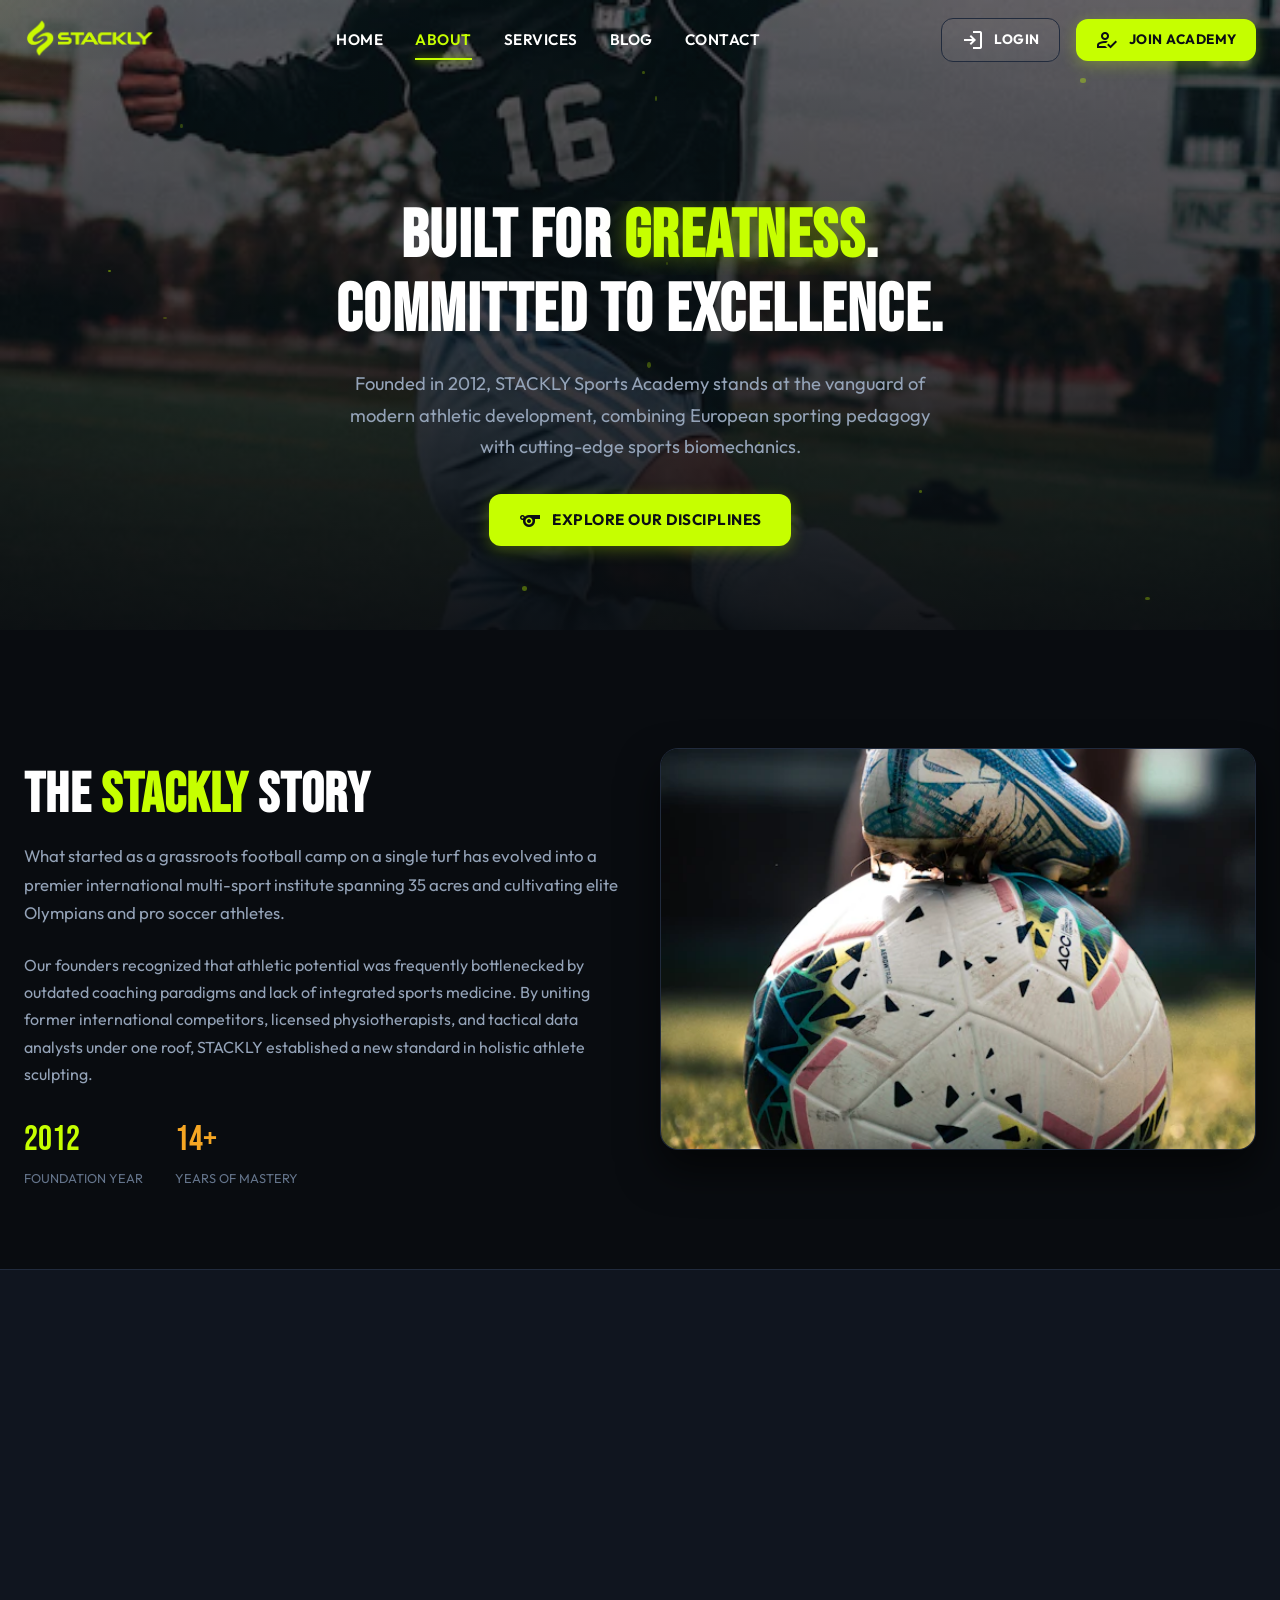
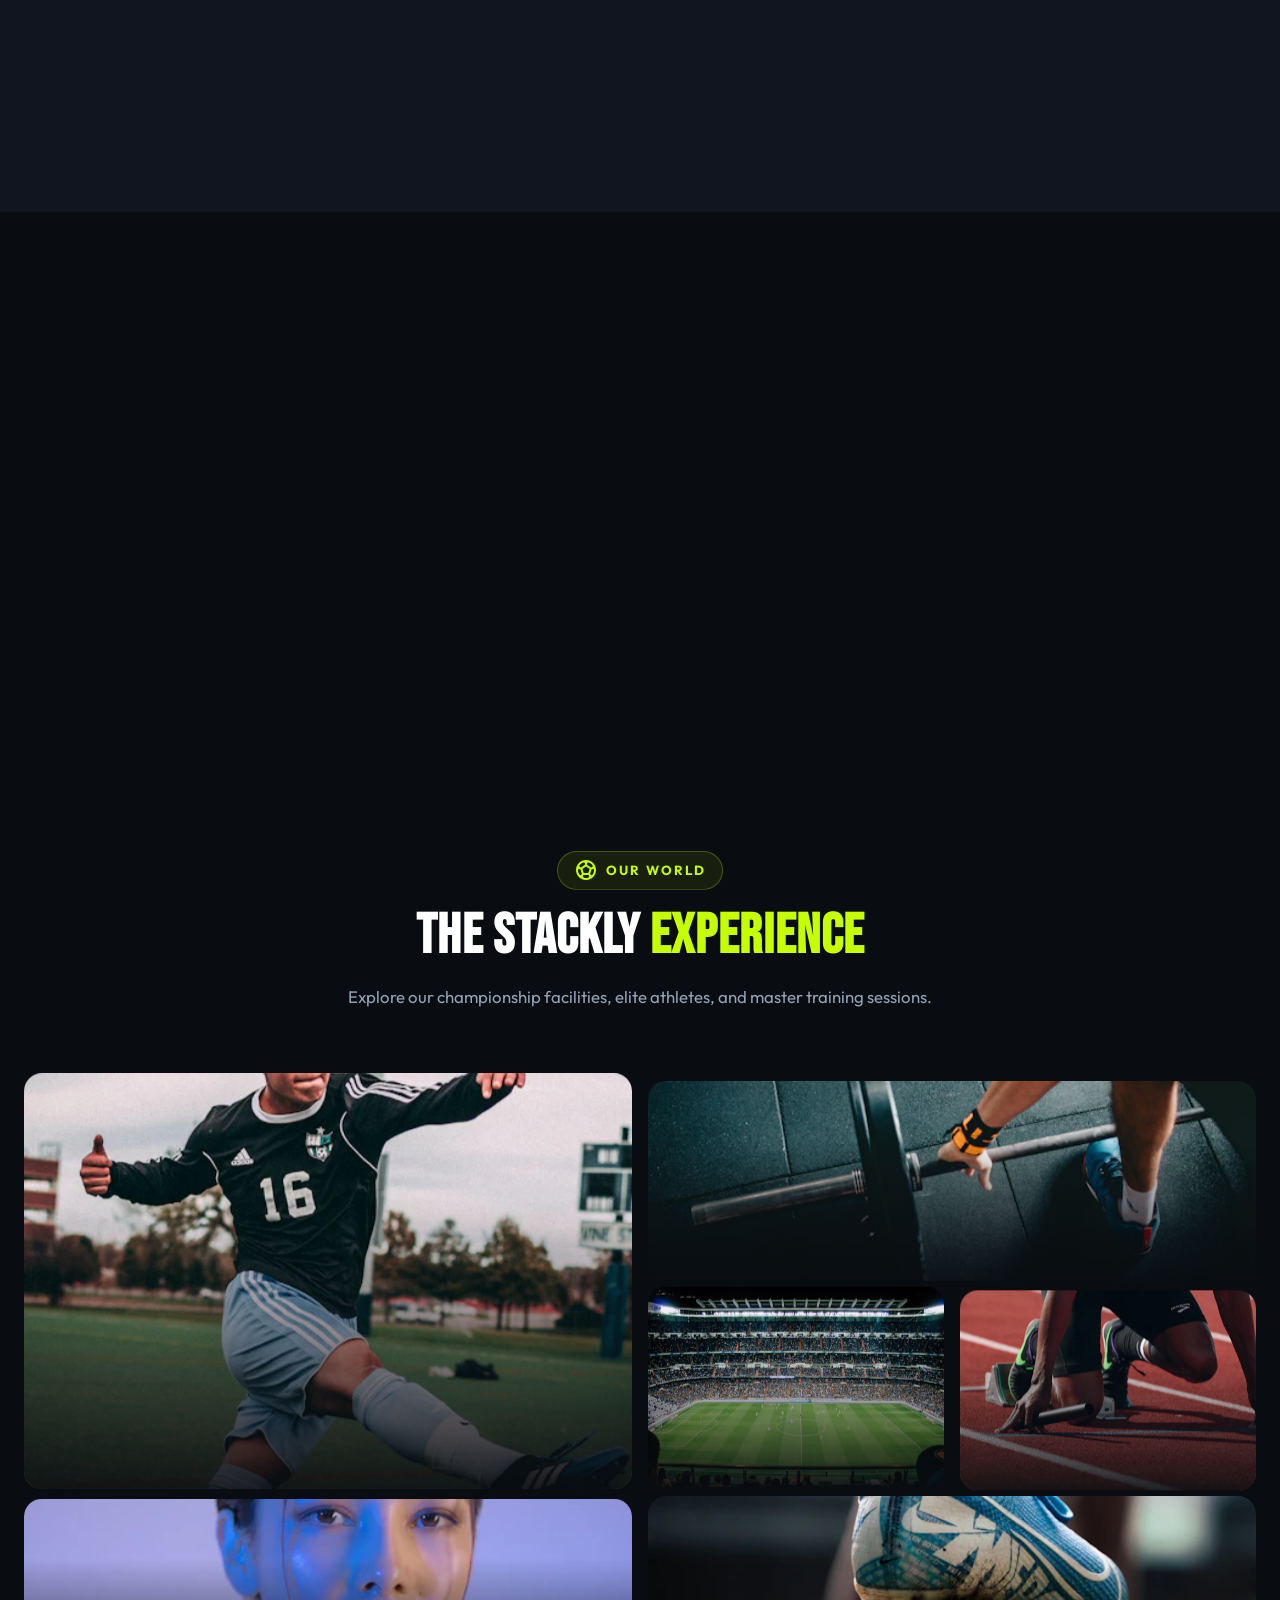
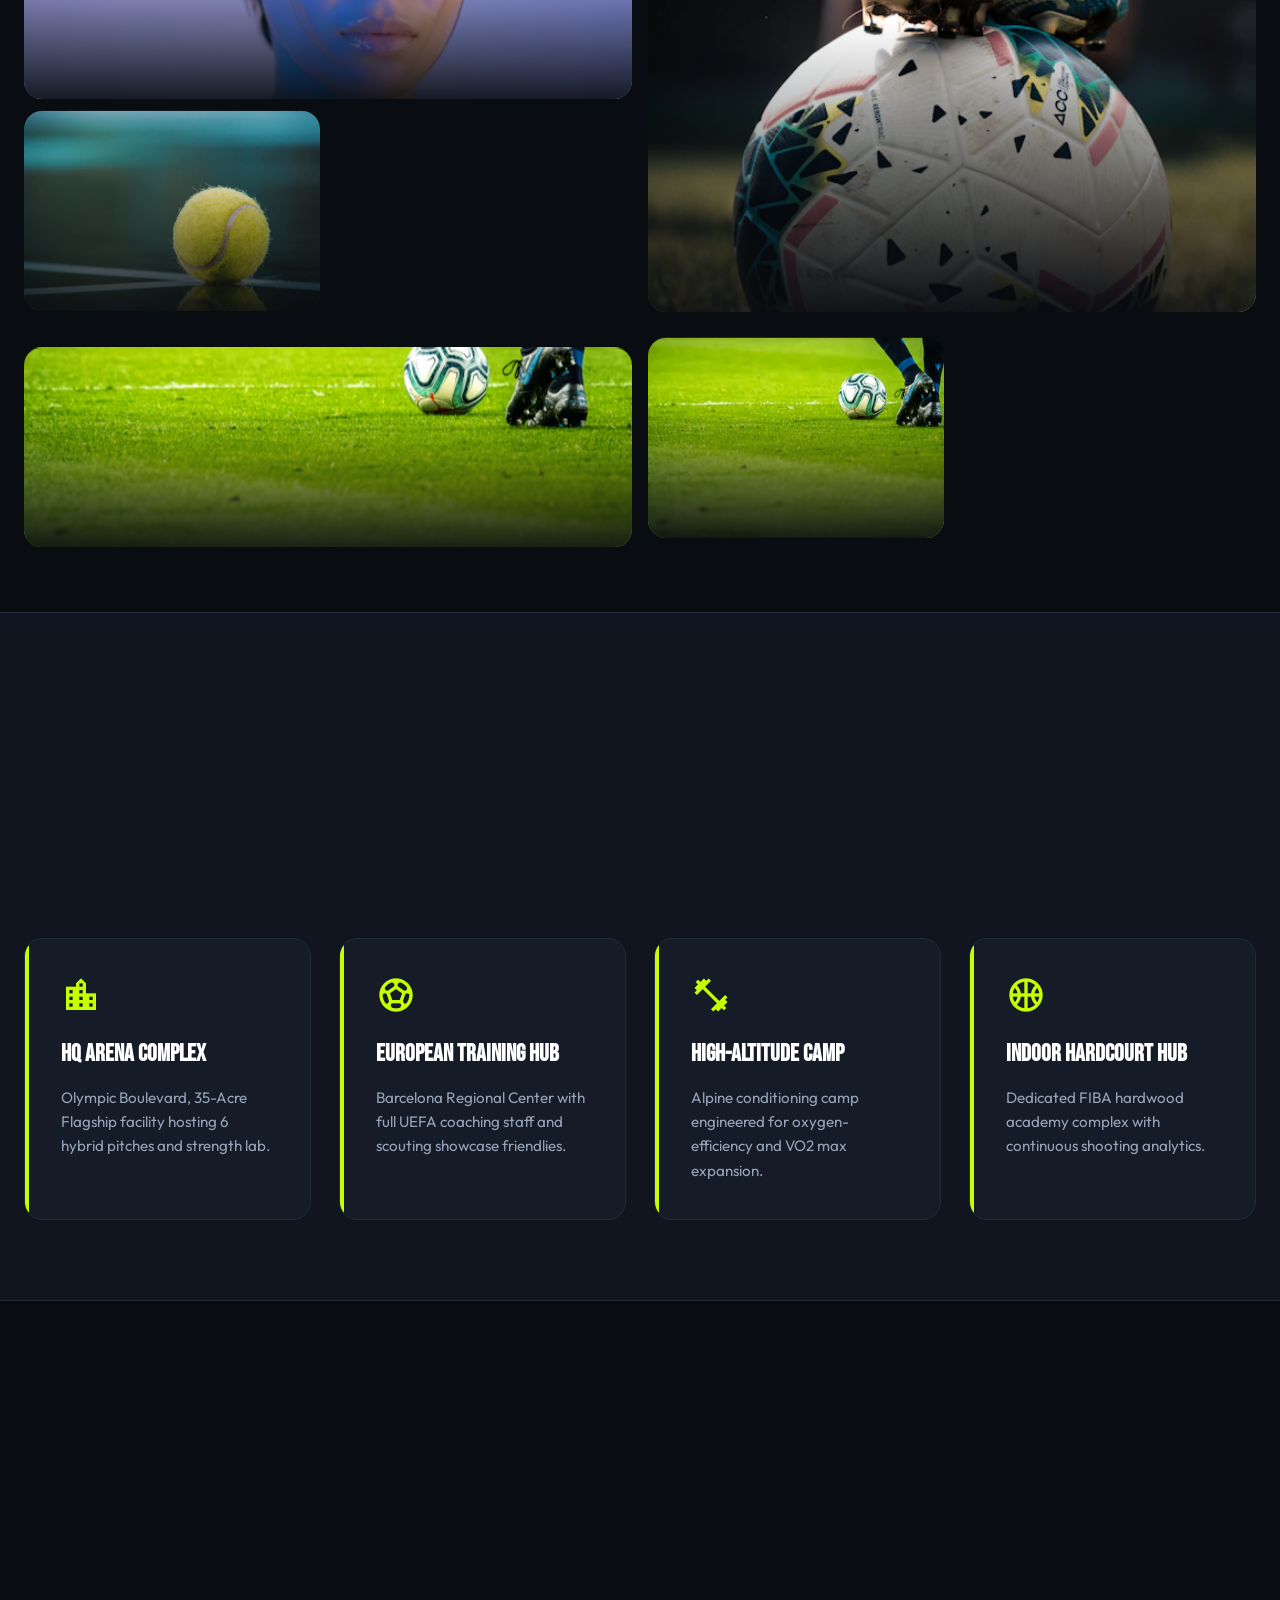
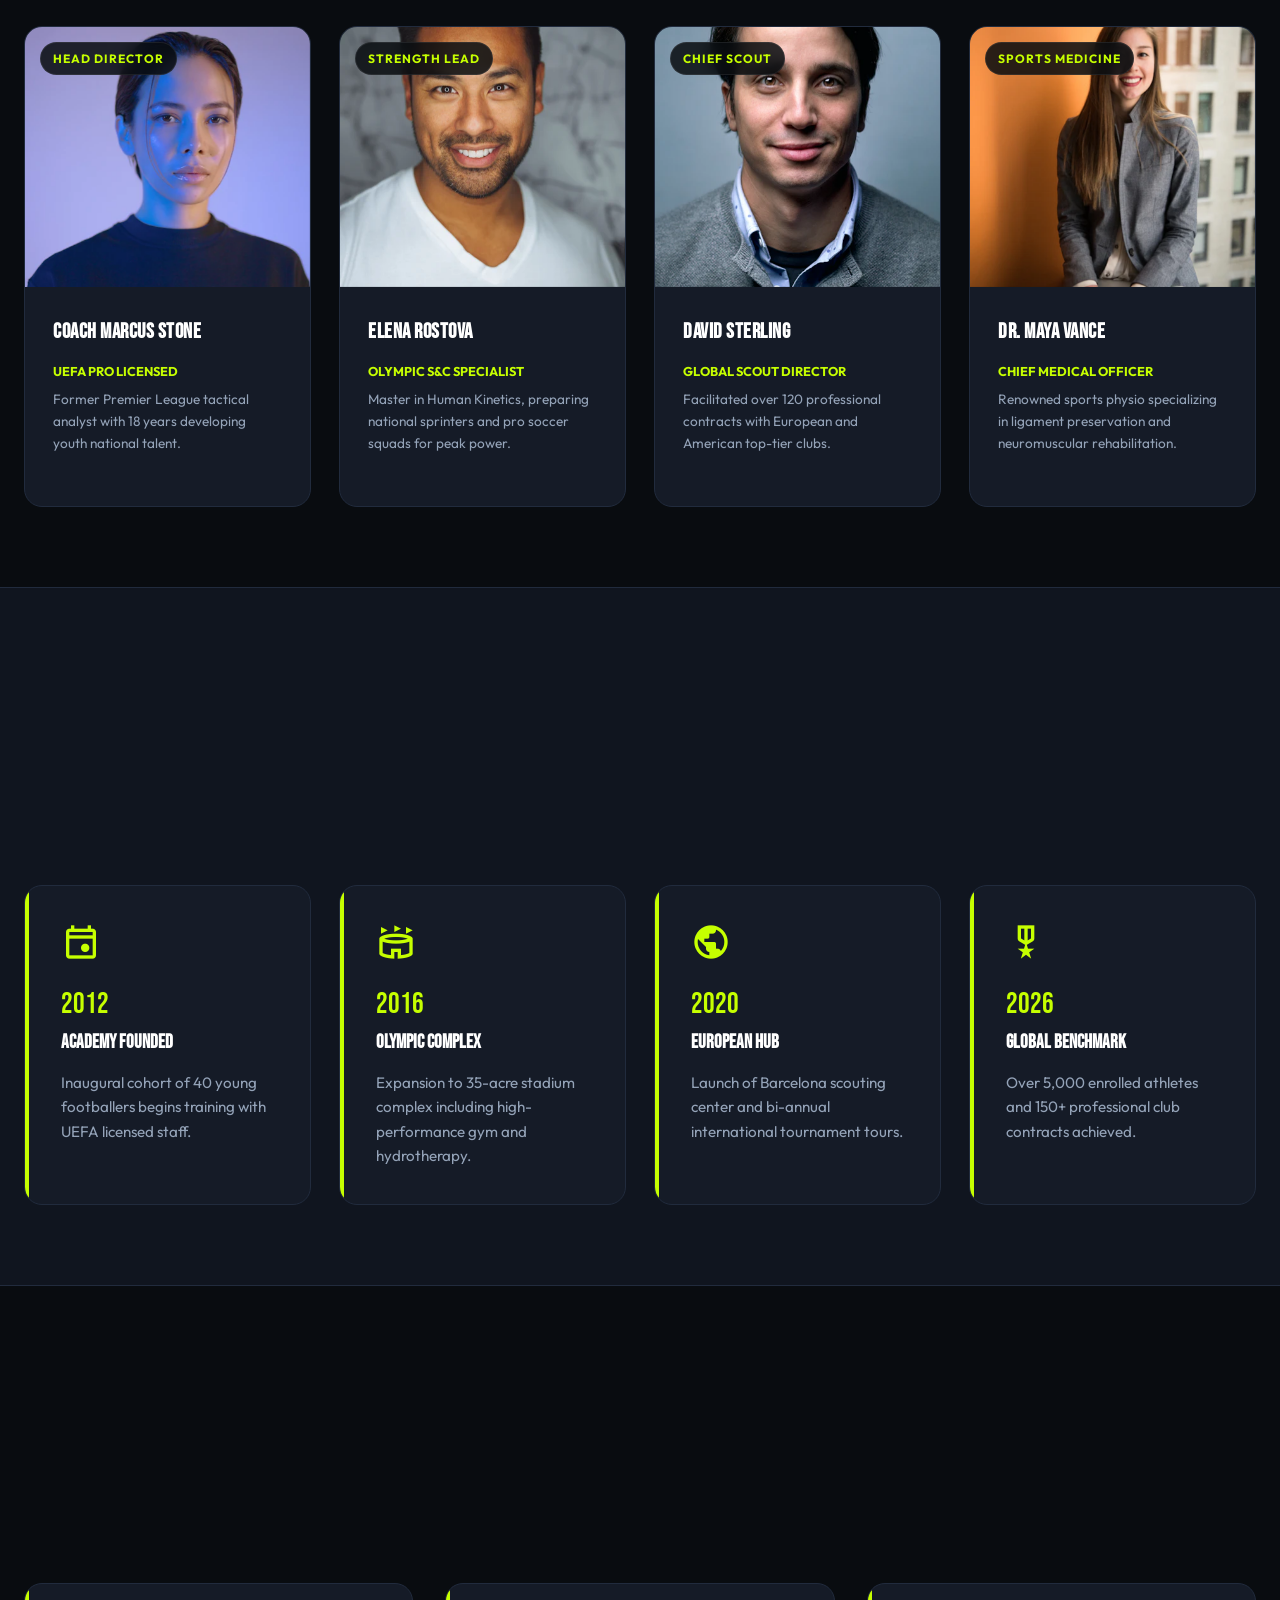
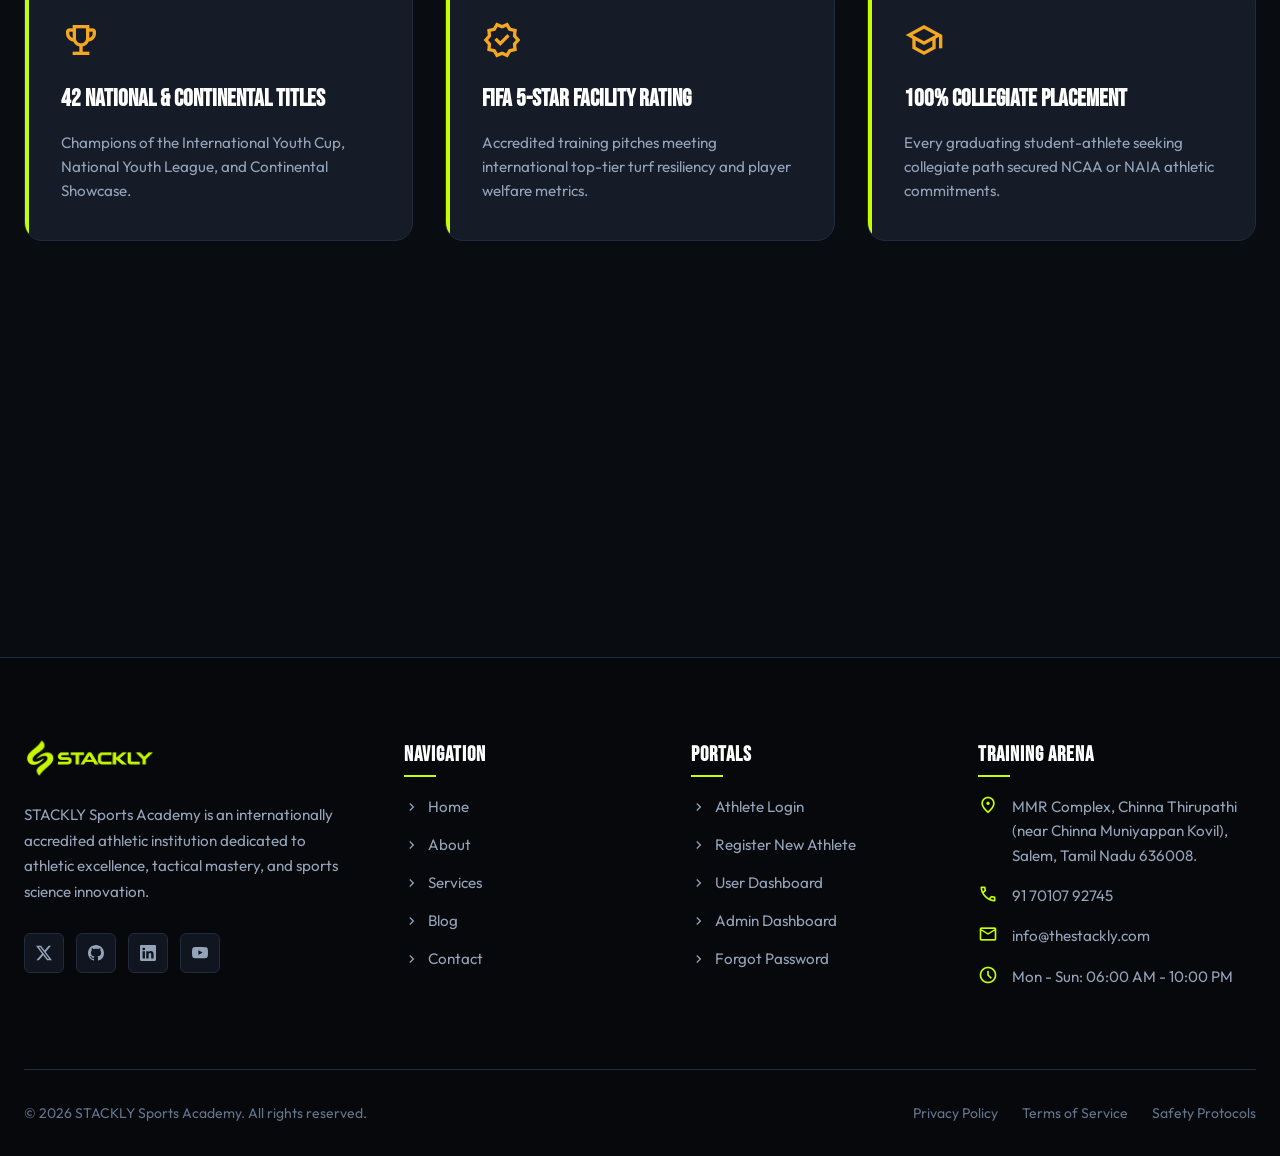
<file: about.html>
<!DOCTYPE html>
<html lang="en">
<head>
  <meta charset="UTF-8">
  <meta name="viewport" content="width=device-width, initial-scale=1.0">
  <title>About STACKLY Sports Academy | Heritage, Vision & Leadership</title>
  <meta name="description" content="Discover STACKLY Sports Academy's mission, history, UEFA-certified leadership, and state-of-the-art facilities dedicated to building global sports leaders.">
  <link rel="stylesheet" href="./css/style.css">
  <link rel="stylesheet" href="./css/responsive.css">
</head>
<body>
 
  <!-- Reading Scroll Progress Bar -->
  <div id="scroll-progress"></div>
 
  <!-- Preloader -->
  <div id="preloader">
    <div class="loader-emblem">
      <div class="loader-ring"></div>
      <span class="material-symbols-outlined loader-icon">fitness_center</span>
    </div>
    <div class="loader-text">STACKLY ACADEMY</div>
    <div class="loader-bar"><div class="loader-bar-fill"></div></div>
  </div>
 
  <!-- Header -->
  <header class="site-header">
    <div class="container header-container">
      <a href="index.html" class="nav-logo">
        <img src="./images/logo-dark.webp" alt="STACKLY Logo" class="nav-logo-img">
      </a>
 
      <nav class="desktop-nav">
        <a href="index.html" class="nav-link">Home</a>
        <a href="about.html" class="nav-link active">About</a>
        <a href="services.html" class="nav-link">Services</a>
        <a href="blog.html" class="nav-link">Blog</a>
        <a href="contact.html" class="nav-link">Contact</a>
      </nav>
 
      <div class="header-actions">
        <a href="login.html" class="btn btn-outline btn-sm">
          <span class="material-symbols-outlined">login</span>
          <span>Login</span>
        </a>
        <a href="register.html" class="btn btn-primary btn-sm">
          <span class="material-symbols-outlined">how_to_reg</span>
          <span>Join Academy</span>
        </a>
        <button class="mobile-hamburger" aria-label="Open Mobile Menu">
          <span class="material-symbols-outlined">menu</span>
        </button>
      </div>
    </div>
  </header>
 
  <!-- Mobile Drawer Menu -->
  <div class="mobile-nav-overlay"></div>
  <div class="mobile-nav-drawer">
    <div class="mobile-drawer-header">
      <a href="index.html" class="nav-logo">
        <img src="./images/logo-dark.webp" alt="STACKLY Logo" class="nav-logo-img">
      </a>
      <button class="mobile-drawer-close" aria-label="Close Menu">
        <span class="material-symbols-outlined">close</span>
      </button>
    </div>
 
    <div class="mobile-drawer-links">
      <a href="index.html" class="mobile-drawer-link">
        <span class="material-symbols-outlined">home</span>
        <span>Home</span>
      </a>
      <a href="about.html" class="mobile-drawer-link active">
        <span class="material-symbols-outlined">info</span>
        <span>About</span>
      </a>
      <a href="services.html" class="mobile-drawer-link">
        <span class="material-symbols-outlined">sports</span>
        <span>Services</span>
      </a>
      <a href="blog.html" class="mobile-drawer-link">
        <span class="material-symbols-outlined">article</span>
        <span>Blog</span>
      </a>
      <a href="contact.html" class="mobile-drawer-link">
        <span class="material-symbols-outlined">alternate_email</span>
        <span>Contact</span>
      </a>
    </div>
 
    <div class="mobile-drawer-actions">
      <a href="login.html" class="btn btn-primary" style="width: 100%;">
        <span class="material-symbols-outlined">login</span>
        <span>Login to Portal</span>
      </a>
      <a href="register.html" class="btn btn-outline" style="width: 100%;">
        <span class="material-symbols-outlined">person_add</span>
        <span>Register Athlete</span>
      </a>
    </div>
  </div>
 
  <main>
    <!-- SECTION 1: Company / Academy Overview Hero with Background Video -->
    <section class="hero-section" style="min-height:70vh; padding-bottom:3rem; position:relative; overflow:hidden;">
      <!-- Background Video -->
      <video class="about-hero-video" autoplay muted loop playsinline poster="./images/hero-athlete.webp" style="position:absolute; inset:0; width:100%; height:100%; object-fit:cover; z-index:0;">
        <source src="https://videos.pexels.com/video-files/4763824/4763824-uhd_2560_1440_25fps.mp4" type="video/mp4">
      </video>
      <!-- Dark overlay with gradient -->
      <div style="position:absolute; inset:0; background:linear-gradient(180deg, rgba(9,12,16,0.6) 0%, rgba(9,12,16,0.75) 50%, rgba(9,12,16,0.95) 100%); z-index:1;"></div>
      <!-- Grid overlay -->
      <div class="hero-bg-grid" style="z-index:1;"></div>
      <!-- Content -->
      <div class="container" style="position:relative; z-index:2; text-align:center; max-width:850px;">
        <div class="section-tag" style="animation: fadeInDown 0.8s ease both;">
          <span class="material-symbols-outlined">stars</span>
          <span>Our Legacy & Heritage</span>
        </div>
        <h1 class="hero-title" style="font-size:clamp(2.5rem, 6vw, 4.2rem); margin-bottom:1.2rem; animation: fadeInUp 0.9s ease 0.2s both;">
          BUILT FOR <span class="glow-text">GREATNESS</span>.<br>COMMITTED TO EXCELLENCE.
        </h1>
        <p class="hero-desc" style="margin:0 auto 2rem auto; animation: fadeInUp 0.9s ease 0.4s both;">
          Founded in 2012, STACKLY Sports Academy stands at the vanguard of modern athletic development, combining European sporting pedagogy with cutting-edge sports biomechanics.
        </p>
        <div style="animation: fadeInUp 0.9s ease 0.6s both;">
          <a href="services.html" class="btn btn-primary">
            <span class="material-symbols-outlined">sports</span>
            <span>Explore Our Disciplines</span>
          </a>
        </div>
      </div>
      <!-- Scroll indicator -->
      <div style="position:absolute; bottom:30px; left:50%; transform:translateX(-50%); z-index:2; animation: bounceDown 2s ease infinite;">
        <div style="display:flex; flex-direction:column; align-items:center; gap:0.5rem;">
          <!-- <span style="font-size:0.7rem; letter-spacing:2px; text-transform:uppercase; color:var(--text-muted);">Scroll</span> -->
          <!-- <span class="material-symbols-outlined" style="color:var(--accent-volt); font-size:20px;">expand_more</span> -->
        </div>
      </div>
    </section>
 
    <style>
      @keyframes fadeInUp {
        from { opacity:0; transform:translateY(30px); }
        to { opacity:1; transform:translateY(0); }
      }
      @keyframes fadeInDown {
        from { opacity:0; transform:translateY(-20px); }
        to { opacity:1; transform:translateY(0); }
      }
      @keyframes bounceDown {
        0%, 100% { transform:translateX(-50%) translateY(0); }
        50% { transform:translateX(-50%) translateY(8px); }
      }
      /* Pause video when not visible for performance */
      .about-hero-video { transition: opacity 0.5s ease; }
    </style>
 
    <!-- SECTION 2: History -->
    <section class="section-padding">
      <div class="container">
        <div class="grid-2" style="align-items:center;">
          <div class="reveal-init">
            <div class="section-tag">
              <span class="material-symbols-outlined">history_edu</span>
              <span>Our Genesis</span>
            </div>
            <h2 class="section-title">THE <span>STACKLY</span> STORY</h2>
            <p class="section-subtitle" style="margin-bottom:1.5rem;">
              What started as a grassroots football camp on a single turf has evolved into a premier international multi-sport institute spanning 35 acres and cultivating elite Olympians and pro soccer athletes.
            </p>
            <p style="color:var(--text-secondary); line-height:1.7; margin-bottom:1.5rem;">
              Our founders recognized that athletic potential was frequently bottlenecked by outdated coaching paradigms and lack of integrated sports medicine. By uniting former international competitors, licensed physiotherapists, and tactical data analysts under one roof, STACKLY established a new standard in holistic athlete sculpting.
            </p>
            <div style="display:flex; gap:2rem;">
              <div>
                <div style="font-family:var(--font-heading); font-size:2.2rem; color:var(--accent-volt);">2012</div>
                <div style="font-size:0.8rem; color:var(--text-muted); text-transform:uppercase;">Foundation Year</div>
              </div>
              <div>
                <div style="font-family:var(--font-heading); font-size:2.2rem; color:var(--accent-gold);">14+</div>
                <div style="font-size:0.8rem; color:var(--text-muted); text-transform:uppercase;">Years of Mastery</div>
              </div>
            </div>
          </div>
 
          <div class="reveal-init">
            <div style="border-radius:var(--radius-lg); overflow:hidden; border:1px solid var(--border-color); box-shadow:var(--shadow-lg);">
              <img src="./images/service-1.webp" alt="Historic football squad training" style="width:100%; height:400px; object-fit:cover;" loading="lazy">
            </div>
          </div>
        </div>
      </div>
    </section>
 
    <!-- SECTION 3: Vision -->
    <section class="section-padding" style="background:var(--bg-surface); border-top:1px solid var(--border-color);">
      <div class="container">
        <div class="grid-2" style="align-items:center;">
          <div class="reveal-init" style="order:2;">
            <div class="section-tag">
              <span class="material-symbols-outlined">visibility</span>
              <span>Forward Horizon</span>
            </div>
            <h2 class="section-title">OUR <span>VISION</span></h2>
            <p class="section-subtitle" style="margin-bottom:1.5rem;">
              To be recognized globally as the paramount benchmark for sustainable athletic progression, where raw talent is transformed into disciplined, ethical champions who redefine the standard of international sports.
            </p>
            <ul style="display:flex; flex-direction:column; gap:1rem; color:var(--text-secondary);">
              <li style="display:flex; align-items:center; gap:0.75rem;">
                <span class="material-symbols-outlined" style="color:var(--accent-volt);">check_circle</span>
                <span>Bridging grassroots talent directly to professional sporting leagues</span>
              </li>
              <li style="display:flex; align-items:center; gap:0.75rem;">
                <span class="material-symbols-outlined" style="color:var(--accent-volt);">check_circle</span>
                <span>Pioneering biomechanical and AI-assisted performance diagnostics</span>
              </li>
              <li style="display:flex; align-items:center; gap:0.75rem;">
                <span class="material-symbols-outlined" style="color:var(--accent-volt);">check_circle</span>
                <span>Promoting character, academic integrity, and sportsmanship</span>
              </li>
            </ul>
          </div>
 
          <div class="reveal-init" style="order:1;">
            <div style="border-radius:var(--radius-lg); overflow:hidden; border:1px solid var(--border-color); box-shadow:var(--shadow-lg);">
              <img src="./images/service-4.webp" alt="Tactical visionary sports analysis" style="width:100%; height:380px; object-fit:cover;" loading="lazy">
            </div>
          </div>
        </div>
      </div>
    </section>
 
    <!-- SECTION 4: Mission -->
    <section class="section-padding">
      <div class="container">
        <div class="grid-2" style="align-items:center;">
          <div class="reveal-init">
            <div class="section-tag">
              <span class="material-symbols-outlined">flag</span>
              <span>Our Purpose</span>
            </div>
            <h2 class="section-title">OUR CORE <span>MISSION</span></h2>
            <p class="section-subtitle" style="margin-bottom:1.5rem;">
              We deliver rigorous, scientifically validated athletic conditioning coupled with empathetic mentorship, ensuring that every enrolled athlete discovers their highest physical, mental, and tactical threshold.
            </p>
            <div class="grid-2" style="gap:1.5rem;">
              <div style="background:var(--bg-card); padding:1.25rem; border-radius:var(--radius-md); border:1px solid var(--border-color);">
                <span class="material-symbols-outlined" style="color:var(--accent-volt); font-size:28px;">psychology</span>
                <h4 style="font-family:var(--font-heading); font-size:1.2rem; color:var(--text-pure); margin-top:0.5rem;">Mental Resilience</h4>
                <p style="font-size:0.85rem; color:var(--text-secondary); margin-top:0.3rem;">Developing poise under extreme championship pressure.</p>
              </div>
              <div style="background:var(--bg-card); padding:1.25rem; border-radius:var(--radius-md); border:1px solid var(--border-color);">
                <span class="material-symbols-outlined" style="color:var(--accent-gold); font-size:28px;">fitness_center</span>
                <h4 style="font-family:var(--font-heading); font-size:1.2rem; color:var(--text-pure); margin-top:0.5rem;">Physical Supremacy</h4>
                <p style="font-size:0.85rem; color:var(--text-secondary); margin-top:0.3rem;">Maximizing neuromuscular explosive kinetic chain output.</p>
              </div>
            </div>
          </div>
 
          <div class="reveal-init">
            <div style="border-radius:var(--radius-lg); overflow:hidden; border:1px solid var(--border-color); box-shadow:var(--shadow-lg);">
              <img src="./images/athlete-lifting.webp" alt="Athlete training mission" style="width:100%; height:380px; object-fit:cover;" loading="lazy">
            </div>
          </div>
        </div>
      </div>
    </section>
 
    <!-- SECTION 5: BENTO GALLERY - Scroll Scrubbed Sports Grid (The STACKLY Experience) -->
    <section class="bento-section" id="stacklyExperience">
      <div class="container">
        <div class="section-header">
          <div class="section-tag">
            <span class="material-symbols-outlined">sports_soccer</span>
            <span>Our World</span>
          </div>
          <h2 class="section-title">THE STACKLY <span>EXPERIENCE</span></h2>
          <p class="section-subtitle">Explore our championship facilities, elite athletes, and master training sessions.</p>
        </div>
 
        <!-- Interactive Category Filter Bar -->
        <!-- <div class="bento-filter-bar" role="group" aria-label="Filter STACKLY Experience gallery">
          <button type="button" class="bento-filter-btn active" data-filter="all">
            <span class="material-symbols-outlined">grid_view</span>
            <span>All Disciplines</span>
          </button>
          <button type="button" class="bento-filter-btn" data-filter="training">
            <span class="material-symbols-outlined">fitness_center</span>
            <span>Training</span>
          </button>
          <button type="button" class="bento-filter-btn" data-filter="facility">
            <span class="material-symbols-outlined">stadium</span>
            <span>Arenas</span>
          </button>
          <button type="button" class="bento-filter-btn" data-filter="coaching">
            <span class="material-symbols-outlined">badge</span>
            <span>Coaching</span>
          </button>
          <button type="button" class="bento-filter-btn" data-filter="matchday">
            <span class="material-symbols-outlined">emoji_events</span>
            <span>Matchday</span>
          </button>
        </div> -->
 
        <div class="bento-grid" id="bentoGrid">
          <!-- Card 1: Large Featured Card -->
          <div class="bento-card bento-large scrub-active" data-speed="0.8" data-category="training matchday">
            <img src="./images/hero-athlete.webp" alt="Elite Training Sessions" loading="eager">
            <div class="bento-card-overlay"></div>
            <div class="bento-card-content">
              <span class="bento-card-tag">Featured</span>
              <h3>Elite Training Sessions</h3>
              <p>UEFA-certified coaching on FIFA-standard hybrid pitches with biomechanical monitoring.</p>
            </div>
          </div>
 
          <!-- Card 2: Medium Card -->
          <div class="bento-card bento-medium scrub-active" data-speed="1.2" data-category="training">
            <img src="./images/service-2.webp" alt="Olympic Strength Lab" loading="eager">
            <div class="bento-card-overlay"></div>
            <div class="bento-card-content">
              <span class="bento-card-tag">Strength</span>
              <h3>Olympic Strength Lab</h3>
              <p>Velocity-based barbell training & force plate power measurement.</p>
            </div>
          </div>
 
          <!-- Card 3: Small Card -->
          <div class="bento-card bento-small scrub-active" data-speed="0.6" data-category="facility">
            <img src="./images/arena-1.webp" alt="FIFA Arena A" loading="eager">
            <div class="bento-card-overlay"></div>
            <div class="bento-card-content">
              <span class="bento-card-tag">Facility</span>
              <h3>FIFA Arena A</h3>
              <p>Championship turf pitch.</p>
            </div>
          </div>
 
          <!-- Card 4: Small Card -->
          <div class="bento-card bento-small scrub-active" data-speed="1.4" data-category="training">
            <img src="./images/service-6.webp" alt="Sprint Lab" loading="eager">
            <div class="bento-card-overlay"></div>
            <div class="bento-card-content">
              <span class="bento-card-tag">Speed</span>
              <h3>Sprint Lab</h3>
              <p>Optical laser acceleration timing.</p>
            </div>
          </div>
 
          <!-- Card 5: Medium Card -->
          <div class="bento-card bento-medium scrub-active" data-speed="0.9" data-category="coaching">
            <img src="./images/coach-1.webp" alt="Coach Marcus Stone" loading="eager">
            <div class="bento-card-overlay"></div>
            <div class="bento-card-content">
              <span class="bento-card-tag">Leadership</span>
              <h3>Coach Marcus Stone</h3>
              <p>UEFA Pro Licensed Head Director with 18+ years development.</p>
            </div>
          </div>
 
          <!-- Card 6: Large Card -->
          <div class="bento-card bento-large scrub-active" data-speed="1.1" data-category="matchday">
            <img src="./images/service-1.webp" alt="Championship Fixtures" loading="eager">
            <div class="bento-card-overlay"></div>
            <div class="bento-card-content">
              <span class="bento-card-tag">Matchday</span>
              <h3>Championship Fixtures</h3>
              <p>International youth tournaments, scouting friendlies, and collegiate showcases.</p>
            </div>
          </div>
 
          <!-- Card 7: Small Card -->
          <div class="bento-card bento-small scrub-active" data-speed="0.7" data-category="facility">
            <img src="./images/arena-3.webp" alt="Hardcourt Dome" loading="eager">
            <div class="bento-card-overlay"></div>
            <div class="bento-card-content">
              <span class="bento-card-tag">Basketball</span>
              <h3>Hardcourt Dome</h3>
              <p>FIBA hardwood with shooting analytics.</p>
            </div>
          </div>
 
          <!-- Card 8: Medium Card -->
          <div class="bento-card bento-medium scrub-active" data-speed="1.3" data-category="coaching training">
            <img src="./images/service-5.webp" alt="Goalkeeper Academy" loading="eager">
            <div class="bento-card-overlay"></div>
            <div class="bento-card-content">
              <span class="bento-card-tag">Specialist</span>
              <h3>Goalkeeper Academy</h3>
              <p>Pro shot-stopping biomechanics & laser-guided distribution.</p>
            </div>
          </div>
 
          <!-- Card 9: Small Card -->
          <div class="bento-card bento-small scrub-active" data-speed="0.5" data-category="facility matchday">
            <img src="./images/arena-4.webp" alt="Floodlit Complex" loading="eager">
            <div class="bento-card-overlay"></div>
            <div class="bento-card-content">
              <span class="bento-card-tag">Night</span>
              <h3>Floodlit Complex</h3>
              <p>Full 2000-lux broadcast LED illumination.</p>
            </div>
          </div>
        </div>
      </div>
    </section>
 
    <!-- SECTION 6: Sports Academy Network & Infrastructure -->
    <section class="section-padding" style="background:var(--bg-surface); border-top:1px solid var(--border-color); border-bottom:1px solid var(--border-color);">
      <div class="container">
        <div class="section-header reveal-init">
          <div class="section-tag">
            <span class="material-symbols-outlined">hub</span>
            <span>Worldwide Reach</span>
          </div>
          <h2 class="section-title">GLOBAL ACADEMY <span>NETWORK</span></h2>
          <p class="section-subtitle">
            Connected across 4 regional training hubs with reciprocal partnerships with elite football academies across Spain, Germany, England, and the United States.
          </p>
        </div>
 
        <div class="grid-4">
          <div class="safety-card reveal-init">
            <span class="material-symbols-outlined safety-icon">location_city</span>
            <h3 class="safety-title">HQ Arena Complex</h3>
            <p class="safety-desc">Olympic Boulevard, 35-Acre Flagship facility hosting 6 hybrid pitches and strength lab.</p>
          </div>
          <div class="safety-card reveal-init">
            <span class="material-symbols-outlined safety-icon">sports_soccer</span>
            <h3 class="safety-title">European Training Hub</h3>
            <p class="safety-desc">Barcelona Regional Center with full UEFA coaching staff and scouting showcase friendlies.</p>
          </div>
          <div class="safety-card reveal-init">
            <span class="material-symbols-outlined safety-icon">fitness_center</span>
            <h3 class="safety-title">High-Altitude Camp</h3>
            <p class="safety-desc">Alpine conditioning camp engineered for oxygen-efficiency and VO2 max expansion.</p>
          </div>
          <div class="safety-card reveal-init">
            <span class="material-symbols-outlined safety-icon">sports_basketball</span>
            <h3 class="safety-title">Indoor Hardcourt Hub</h3>
            <p class="safety-desc">Dedicated FIBA hardwood academy complex with continuous shooting analytics.</p>
          </div>
        </div>
      </div>
    </section>
 
    <!-- SECTION 6: Leadership & Elite Coaching Staff -->
    <section class="section-padding">
      <div class="container">
        <div class="section-header reveal-init">
          <div class="section-tag">
            <span class="material-symbols-outlined">badge</span>
            <span>Elite Mentors</span>
          </div>
          <h2 class="section-title">ACADEMY <span>LEADERSHIP</span> & DIRECTORS</h2>
          <p class="section-subtitle">
            Learn from veterans who have commanded touchlines at the FIFA World Cup, Olympic Games, and European Champions League.
          </p>
        </div>
 
        <div class="grid-4">
          <!-- Coach 1 -->
          <div class="service-card reveal-init">
            <div class="service-card-media" style="height:260px;">
              <img src="./images/coach-1.webp" alt="Coach Marcus Stone portrait" class="service-card-img" loading="lazy">
              <span class="service-card-badge">Head Director</span>
            </div>
            <div class="service-card-body">
              <h3 class="service-card-title" style="font-size:1.3rem;">Coach Marcus Stone</h3>
              <div style="font-size:0.8rem; color:var(--accent-volt); font-weight:700; text-transform:uppercase; margin-bottom:0.5rem;">UEFA Pro Licensed</div>
              <p class="service-card-desc" style="font-size:0.85rem;">Former Premier League tactical analyst with 18 years developing youth national talent.</p>
            </div>
          </div>
 
          <!-- Coach 2 -->
          <div class="service-card reveal-init">
            <div class="service-card-media" style="height:260px;">
              <img src="./images/coach-2.webp" alt="Elena Rostova portrait" class="service-card-img" loading="lazy">
              <span class="service-card-badge">Strength Lead</span>
            </div>
            <div class="service-card-body">
              <h3 class="service-card-title" style="font-size:1.3rem;">Elena Rostova</h3>
              <div style="font-size:0.8rem; color:var(--accent-volt); font-weight:700; text-transform:uppercase; margin-bottom:0.5rem;">Olympic S&C Specialist</div>
              <p class="service-card-desc" style="font-size:0.85rem;">Master in Human Kinetics, preparing national sprinters and pro soccer squads for peak power.</p>
            </div>
          </div>
 
          <!-- Coach 3 -->
          <div class="service-card reveal-init">
            <div class="service-card-media" style="height:260px;">
              <img src="./images/coach-3.webp" alt="David Sterling portrait" class="service-card-img" loading="lazy">
              <span class="service-card-badge">Chief Scout</span>
            </div>
            <div class="service-card-body">
              <h3 class="service-card-title" style="font-size:1.3rem;">David Sterling</h3>
              <div style="font-size:0.8rem; color:var(--accent-volt); font-weight:700; text-transform:uppercase; margin-bottom:0.5rem;">Global Scout Director</div>
              <p class="service-card-desc" style="font-size:0.85rem;">Facilitated over 120 professional contracts with European and American top-tier clubs.</p>
            </div>
          </div>
 
          <!-- Coach 4 -->
          <div class="service-card reveal-init">
            <div class="service-card-media" style="height:260px;">
              <img src="./images/coach-4.webp" alt="Dr. Maya Vance portrait" class="service-card-img" loading="lazy">
              <span class="service-card-badge">Sports Medicine</span>
            </div>
            <div class="service-card-body">
              <h3 class="service-card-title" style="font-size:1.3rem;">Dr. Maya Vance</h3>
              <div style="font-size:0.8rem; color:var(--accent-volt); font-weight:700; text-transform:uppercase; margin-bottom:0.5rem;">Chief Medical Officer</div>
              <p class="service-card-desc" style="font-size:0.85rem;">Renowned sports physio specializing in ligament preservation and neuromuscular rehabilitation.</p>
            </div>
          </div>
        </div>
      </div>
    </section>
 
    <!-- SECTION 7: Timeline of Milestones -->
    <section class="section-padding" style="background:var(--bg-surface); border-top:1px solid var(--border-color); border-bottom:1px solid var(--border-color);">
      <div class="container">
        <div class="section-header reveal-init">
          <div class="section-tag">
            <span class="material-symbols-outlined">timeline</span>
            <span>Historical Path</span>
          </div>
          <h2 class="section-title">ACADEMY <span>TIMELINE</span></h2>
          <p class="section-subtitle">A decade of continuous innovation and championship milestones.</p>
        </div>
 
        <div class="grid-4">
          <div class="safety-card reveal-init">
            <span class="material-symbols-outlined safety-icon" style="color:var(--accent-volt);">event</span>
            <div style="font-family:var(--font-heading); font-size:1.8rem; color:var(--accent-volt);">2012</div>
            <h4 class="safety-title" style="font-size:1.2rem;">Academy Founded</h4>
            <p class="safety-desc">Inaugural cohort of 40 young footballers begins training with UEFA licensed staff.</p>
          </div>
 
          <div class="safety-card reveal-init">
            <span class="material-symbols-outlined safety-icon" style="color:var(--accent-volt);">stadium</span>
            <div style="font-family:var(--font-heading); font-size:1.8rem; color:var(--accent-volt);">2016</div>
            <h4 class="safety-title" style="font-size:1.2rem;">Olympic Complex</h4>
            <p class="safety-desc">Expansion to 35-acre stadium complex including high-performance gym and hydrotherapy.</p>
          </div>
 
          <div class="safety-card reveal-init">
            <span class="material-symbols-outlined safety-icon" style="color:var(--accent-volt);">public</span>
            <div style="font-family:var(--font-heading); font-size:1.8rem; color:var(--accent-volt);">2020</div>
            <h4 class="safety-title" style="font-size:1.2rem;">European Hub</h4>
            <p class="safety-desc">Launch of Barcelona scouting center and bi-annual international tournament tours.</p>
          </div>
 
          <div class="safety-card reveal-init">
            <span class="material-symbols-outlined safety-icon" style="color:var(--accent-volt);">military_tech</span>
            <div style="font-family:var(--font-heading); font-size:1.8rem; color:var(--accent-volt);">2026</div>
            <h4 class="safety-title" style="font-size:1.2rem;">Global Benchmark</h4>
            <p class="safety-desc">Over 5,000 enrolled athletes and 150+ professional club contracts achieved.</p>
          </div>
        </div>
      </div>
    </section>
 
    <!-- SECTION 8: Achievements & Trophy Cabinet -->
    <section class="section-padding">
      <div class="container">
        <div class="section-header reveal-init">
          <div class="section-tag">
            <span class="material-symbols-outlined">emoji_events</span>
            <span>Trophy Cabinet</span>
          </div>
          <h2 class="section-title">HONORS & <span>ACCREDITATIONS</span></h2>
          <p class="section-subtitle">Our squads compete at the highest tier of international youth and pro-development football.</p>
        </div>
 
        <div class="grid-3">
          <div class="safety-card reveal-init">
            <span class="material-symbols-outlined safety-icon" style="color:var(--accent-gold);">trophy</span>
            <h3 class="safety-title">42 National & Continental Titles</h3>
            <p class="safety-desc">Champions of the International Youth Cup, National Youth League, and Continental Showcase.</p>
          </div>
 
          <div class="safety-card reveal-init">
            <span class="material-symbols-outlined safety-icon" style="color:var(--accent-gold);">verified</span>
            <h3 class="safety-title">FIFA 5-Star Facility Rating</h3>
            <p class="safety-desc">Accredited training pitches meeting international top-tier turf resiliency and player welfare metrics.</p>
          </div>
 
          <div class="safety-card reveal-init">
            <span class="material-symbols-outlined safety-icon" style="color:var(--accent-gold);">school</span>
            <h3 class="safety-title">100% Collegiate Placement</h3>
            <p class="safety-desc">Every graduating student-athlete seeking collegiate path secured NCAA or NAIA athletic commitments.</p>
          </div>
        </div>
      </div>
    </section>
 
    <!-- SECTION 9: CTA Banner -->
    <section class="section-padding" style="padding-bottom:0;">
      <div class="container">
        <div class="cta-banner reveal-init">
          <div class="cta-grid">
            <div>
              <h2 class="cta-title">JOIN OUR <span>CHAMPIONSHIP</span> LEGACY</h2>
              <p class="cta-desc">
                Ready to take your game to the international level? Connect with our coaching admissions team today.
              </p>
            </div>
            <div class="cta-actions">
              <a href="register.html" class="btn btn-primary" style="width:100%;">
                <span class="material-symbols-outlined">bolt</span>
                <span>Enroll Athlete</span>
              </a>
              <a href="contact.html" class="btn btn-outline" style="width:100%;">
                <span class="material-symbols-outlined">alternate_email</span>
                <span>Contact Staff</span>
              </a>
            </div>
          </div>
        </div>
      </div>
    </section>
  </main>
 
  <!-- Site Footer -->
  <footer class="site-footer">
    <div class="container">
      <div class="footer-grid">
        <!-- Brand Info -->
        <div class="footer-brand">
          <a href="index.html" class="nav-logo">
            <img src="./images/logo-dark.webp" alt="STACKLY Logo" class="nav-logo-img">
          </a>
          <p>
            STACKLY Sports Academy is an internationally accredited athletic institution dedicated to athletic excellence, tactical mastery, and sports science innovation.
          </p>
 
          <div class="footer-social-list">
            <a href="./404.html" class="footer-social-btn" aria-label="Twitter">
              <span class="material-symbols-outlined"><svg xmlns="http://www.w3.org/2000/svg" width="16" height="16" fill="currentColor" class="bi bi-twitter-x" viewBox="0 0 16 16">
  <path d="M12.6.75h2.454l-5.36 6.142L16 15.25h-4.937l-3.867-5.07-4.425 5.07H.316l5.733-6.57L0 .75h5.063l3.495 4.633L12.601.75Zm-.86 13.028h1.36L4.323 2.145H2.865z"/>
</svg></span>
            </a>
            <a href="./404.html" class="footer-social-btn" aria-label="GitHub">
              <span class="material-symbols-outlined"><svg xmlns="http://www.w3.org/2000/svg" width="16" height="16" fill="currentColor" class="bi bi-github" viewBox="0 0 16 16">
  <path d="M8 0C3.58 0 0 3.58 0 8c0 3.54 2.29 6.53 5.47 7.59.4.07.55-.17.55-.38 0-.19-.01-.82-.01-1.49-2.01.37-2.53-.49-2.69-.94-.09-.23-.48-.94-.82-1.13-.28-.15-.68-.52-.01-.53.63-.01 1.08.58 1.23.82.72 1.21 1.87.87 2.33.66.07-.52.28-.87.51-1.07-1.78-.2-3.64-.89-3.64-3.95 0-.87.31-1.59.82-2.15-.08-.2-.36-1.02.08-2.12 0 0 .67-.21 2.2.82.64-.18 1.32-.27 2-.27s1.36.09 2 .27c1.53-1.04 2.2-.82 2.2-.82.44 1.1.16 1.92.08 2.12.51.56.82 1.27.82 2.15 0 3.07-1.87 3.75-3.65 3.95.29.25.54.73.54 1.48 0 1.07-.01 1.93-.01 2.2 0 .21.15.46.55.38A8.01 8.01 0 0 0 16 8c0-4.42-3.58-8-8-8"/>
</svg></span>
            </a>
            <a href="./404.html" class="footer-social-btn" aria-label="LinkedIn">
              <span class="material-symbols-outlined"><svg xmlns="http://www.w3.org/2000/svg" width="16" height="16" fill="currentColor" class="bi bi-linkedin" viewBox="0 0 16 16">
  <path d="M0 1.146C0 .513.526 0 1.175 0h13.65C15.474 0 16 .513 16 1.146v13.708c0 .633-.526 1.146-1.175 1.146H1.175C.526 16 0 15.487 0 14.854zm4.943 12.248V6.169H2.542v7.225zm-1.2-8.212c.837 0 1.358-.554 1.358-1.248-.015-.709-.52-1.248-1.342-1.248S2.4 3.226 2.4 3.934c0 .694.521 1.248 1.327 1.248zm4.908 8.212V9.359c0-.216.016-.432.08-.586.173-.431.568-.878 1.232-.878.869 0 1.216.662 1.216 1.634v3.865h2.401V9.25c0-2.22-1.184-3.252-2.764-3.252-1.274 0-1.845.7-2.165 1.193v.025h-.016l.016-.025V6.169h-2.4c.03.678 0 7.225 0 7.225z"/>
</svg></span>
            </a>
            <a href="./404.html" class="footer-social-btn" aria-label="YouTube">
              <span class="material-symbols-outlined"><svg xmlns="http://www.w3.org/2000/svg" width="16" height="16" fill="currentColor" class="bi bi-youtube" viewBox="0 0 16 16">
  <path d="M8.051 1.999h.089c.822.003 4.987.033 6.11.335a2.01 2.01 0 0 1 1.415 1.42c.101.38.172.883.22 1.402l.01.104.022.26.008.104c.065.914.073 1.77.074 1.957v.075c-.001.194-.01 1.108-.082 2.06l-.008.105-.009.104c-.05.572-.124 1.14-.235 1.558a2.01 2.01 0 0 1-1.415 1.42c-1.16.312-5.569.334-6.18.335h-.142c-.309 0-1.587-.006-2.927-.052l-.17-.006-.087-.004-.171-.007-.171-.007c-1.11-.049-2.167-.128-2.654-.26a2.01 2.01 0 0 1-1.415-1.419c-.111-.417-.185-.986-.235-1.558L.09 9.82l-.008-.104A31 31 0 0 1 0 7.68v-.123c.002-.215.01-.958.064-1.778l.007-.103.003-.052.008-.104.022-.26.01-.104c.048-.519.119-1.023.22-1.402a2.01 2.01 0 0 1 1.415-1.42c.487-.13 1.544-.21 2.654-.26l.17-.007.172-.006.086-.003.171-.007A100 100 0 0 1 7.858 2zM6.4 5.209v4.818l4.157-2.408z"/>
</svg></span>
            </a>
          </div>
 
        </div>
 
        <!-- Quick Links -->
        <div>
          <h4 class="footer-column-title">Navigation</h4>
          <div class="footer-links-list">
            <a href="index.html" class="footer-link"><span class="material-symbols-outlined" style="font-size:16px;">chevron_right</span>Home</a>
            <a href="about.html" class="footer-link"><span class="material-symbols-outlined" style="font-size:16px;">chevron_right</span>About</a>
            <a href="services.html" class="footer-link"><span class="material-symbols-outlined" style="font-size:16px;">chevron_right</span>Services</a>
            <a href="blog.html" class="footer-link"><span class="material-symbols-outlined" style="font-size:16px;">chevron_right</span>Blog</a>
            <a href="contact.html" class="footer-link"><span class="material-symbols-outlined" style="font-size:16px;">chevron_right</span>Contact</a>
          </div>
        </div>
 
        <!-- Academy Portals -->
        <div>
          <h4 class="footer-column-title">Portals</h4>
          <div class="footer-links-list">
            <a href="login.html" class="footer-link"><span class="material-symbols-outlined" style="font-size:16px;">chevron_right</span>Athlete Login</a>
            <a href="register.html" class="footer-link"><span class="material-symbols-outlined" style="font-size:16px;">chevron_right</span>Register New Athlete</a>
            <a href="user-dashboard.html" class="footer-link"><span class="material-symbols-outlined" style="font-size:16px;">chevron_right</span>User Dashboard</a>
            <a href="admin-dashboard.html" class="footer-link"><span class="material-symbols-outlined" style="font-size:16px;">chevron_right</span>Admin Dashboard</a>
            <a href="404.html" class="footer-link"><span class="material-symbols-outlined" style="font-size:16px;">chevron_right</span>Forgot Password</a>
          </div>
        </div>
 
        <!-- Contact Details -->
        <div>
          <h4 class="footer-column-title">Training Arena</h4>
          <div class="footer-contact-item">
            <span class="material-symbols-outlined">location_on</span>
            <span>MMR Complex, Chinna Thirupathi (near Chinna Muniyappan Kovil), Salem, Tamil Nadu 636008.</span>
          </div>
          <div class="footer-contact-item">
            <span class="material-symbols-outlined">call</span>
            <span>91 70107 92745</span>
          </div>
          <div class="footer-contact-item">
            <span class="material-symbols-outlined">mail</span>
            <span>info@thestackly.com</span>
          </div>
          <div class="footer-contact-item">
            <span class="material-symbols-outlined">schedule</span>
            <span>Mon - Sun: 06:00 AM - 10:00 PM</span>
          </div>
        </div>
      </div>
 
      <div class="footer-bottom">
        <div>&copy; 2026 STACKLY Sports Academy. All rights reserved.</div>
        <div style="display:flex; gap:1.5rem;">
          <a href="404.html" style="color:var(--text-muted);">Privacy Policy</a>
          <a href="404.html" style="color:var(--text-muted);">Terms of Service</a>
          <a href="404.html" style="color:var(--text-muted);">Safety Protocols</a>
        </div>
      </div>
    </div>
  </footer>
 
  <script src="./js/main.js"></script>
 
</body>
</html>
</file>
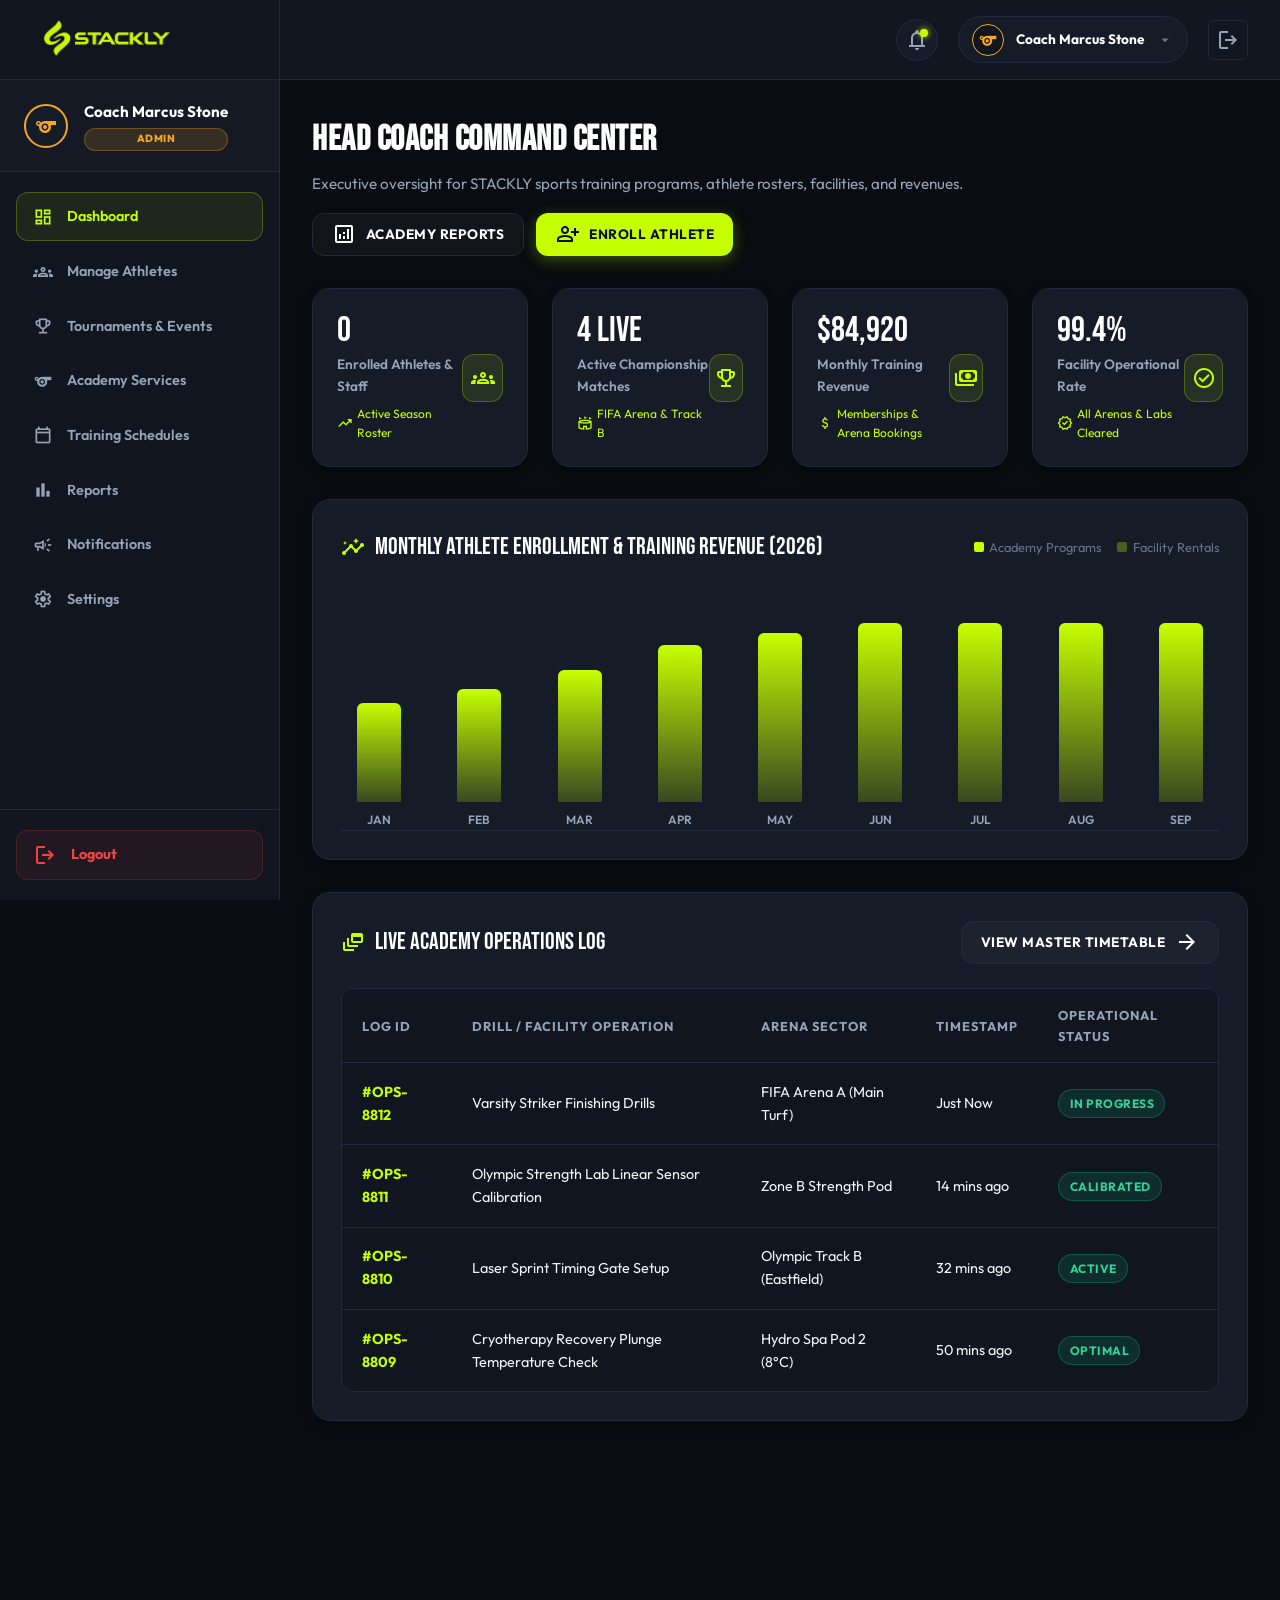
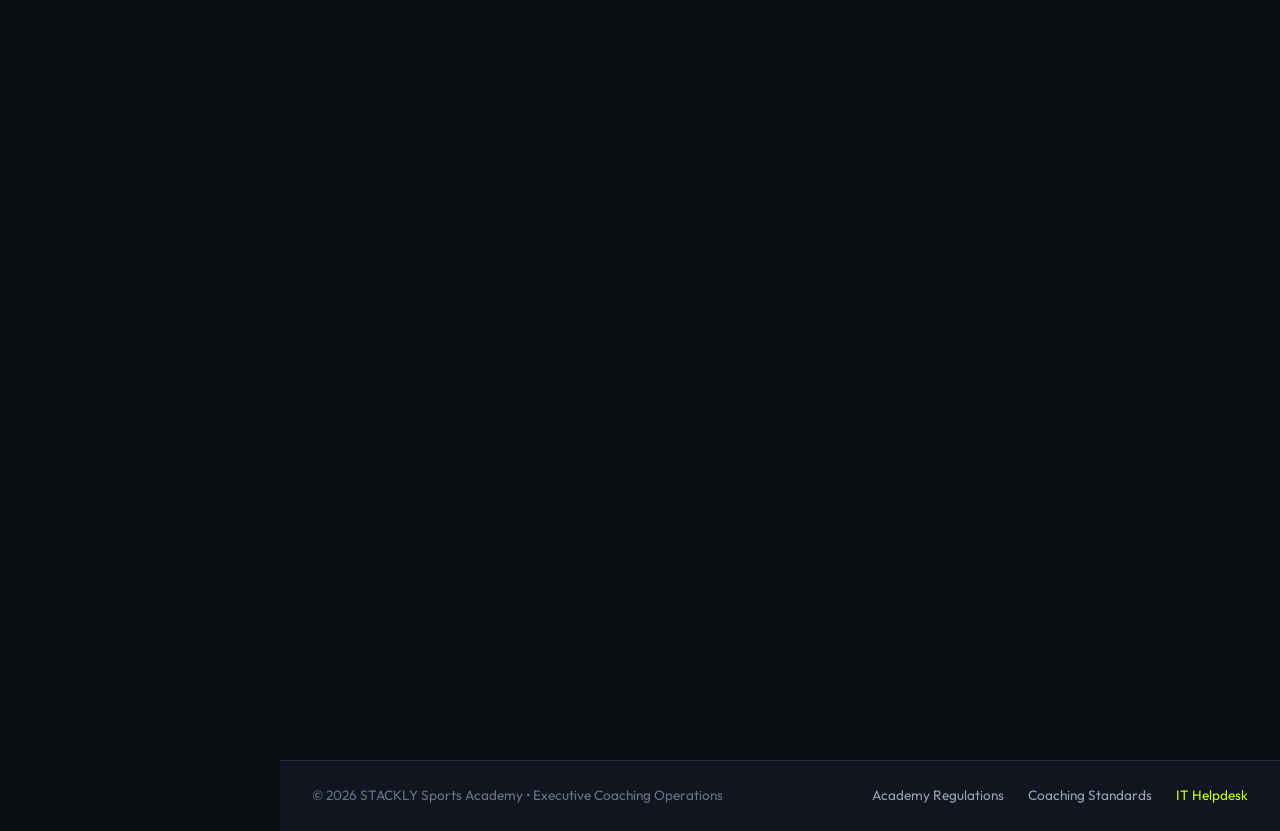
<file: admin-dashboard.html>
<!DOCTYPE html>
<html lang="en">
<head>
  <meta charset="UTF-8">
  <meta name="viewport" content="width=device-width, initial-scale=1.0">
  <title>Head Coach & Admin Command Center | STACKLY Sports Academy</title>
  <meta name="description" content="Executive management command center for STACKLY Sports Academy athletes, training fixtures, tournament showcases, and facility operations.">
  <link rel="stylesheet" href="./css/style.css">
  <link rel="stylesheet" href="./css/dashboard.css">
  <link rel="stylesheet" href="./css/responsive.css">
</head>
<body class="dashboard-body">

  <!-- Mobile Sidebar Backdrop Overlay -->
  <div class="dash-sidebar-overlay"></div>

  <!-- Left Sidebar Navigation -->
  <aside class="dash-sidebar">
    <div class="dash-sidebar-header">
      <a href="#dashboard" class="dash-nav-item nav-logo" data-tab="dashboard">
        <img src="./images/logo-dark.webp" alt="STACKLY Logo" class="nav-logo-img">
      </a>
      <button class="dash-sidebar-close" aria-label="Close Sidebar" onclick="window.location.href='./login.html'">
        <span class="material-symbols-outlined">close</span>
      </button>
    </div>

    <!-- Synchronized Head Coach Admin Profile in Sidebar -->
    <div class="dash-user-card">
      <div class="dash-user-avatar" style="border-color:var(--accent-gold); color:var(--accent-gold);">
        <span class="material-symbols-outlined">sports</span>
      </div>
      <div class="dash-user-meta">
        <div class="dash-user-name" id="sidebarUserName">Coach Marcus Stone</div>
        <!-- Exact email displayed without stripping domain -->
        <!-- <div class="dash-user-email" id="sidebarUserEmail">admin@stackly.com</div> -->
        <span class="dash-user-role-badge role-admin" id="sidebarUserRole">ADMIN</span>
      </div>
    </div>

    <!-- Navigation Menu Items (Sports Academy Themed) -->
    <nav class="dash-nav">
      <a href="#dashboard" class="dash-nav-item active" data-tab="dashboard">
        <span class="material-symbols-outlined">dashboard</span>
        <span>Dashboard</span>
      </a>
      <a href="#manage-athletes" class="dash-nav-item" data-tab="manage-athletes">
        <span class="material-symbols-outlined">groups</span>
        <span>Manage Athletes</span>
      </a>
      <a href="#tournaments-events" class="dash-nav-item" data-tab="tournaments-events">
        <span class="material-symbols-outlined">emoji_events</span>
        <span>Tournaments & Events</span>
      </a>
      <a href="#academy-services" class="dash-nav-item" data-tab="academy-services">
        <span class="material-symbols-outlined">sports</span>
        <span>Academy Services</span>
      </a>
      <a href="#training-schedules" class="dash-nav-item" data-tab="training-schedules">
        <span class="material-symbols-outlined">calendar_today</span>
        <span>Training Schedules</span>
      </a>
      <a href="#reports" class="dash-nav-item" data-tab="reports">
        <span class="material-symbols-outlined">bar_chart</span>
        <span>Reports</span>
      </a>
      <a href="#notifications" class="dash-nav-item" data-tab="notifications">
        <span class="material-symbols-outlined">campaign</span>
        <span>Notifications</span>
      </a>
      <a href="#settings" class="dash-nav-item" data-tab="settings">
        <span class="material-symbols-outlined">settings</span>
        <span>Settings</span>
      </a>
    </nav>

    <!-- Logout Action in Sidebar -->
    <div class="dash-nav-logout">
      <button class="dash-logout-btn" type="button" onclick="window.location.href='./login.html'">
        <span class="material-symbols-outlined">logout</span>
        <span>Logout</span>
      </button>
    </div>
  </aside>

  <!-- Main Content Container -->
  <div class="dash-main">

    <!-- Sticky Top Navigation Bar -->
    <header class="dash-topbar">
      <div class="dash-topbar-left">
        <button class="dash-menu-toggle" aria-label="Toggle Navigation Menu">
          <span class="material-symbols-outlined">menu</span>
        </button>
        <!-- Real-time search filter -->
        <!-- <div class="dash-search-box">
          <span class="material-symbols-outlined">search</span>
          <input type="text" class="dash-search-input" placeholder="Search athletes, matches, schedules...">
        </div> -->
      </div>

      <div class="dash-topbar-right">
        <!-- Notifications button -->
        <button class="dash-topbar-btn" data-action="notifications" aria-label="View Notifications">
          <span class="material-symbols-outlined">notifications</span>
          <span class="dash-notif-dot"></span>
        </button>

        <!-- Top Right Admin Profile Pill (Always Synchronized) -->
        <div class="dash-profile-badge" data-jump-tab="settings">
          <div class="dash-profile-avatar" style="border-color:var(--accent-gold); color:var(--accent-gold);">
            <span class="material-symbols-outlined" style="font-size:20px;">sports</span>
          </div>
          <span class="dash-profile-name" id="topbarUserName">Coach Marcus Stone</span>
          <span class="material-symbols-outlined" style="font-size:18px; color:var(--text-muted);">arrow_drop_down</span>
        </div>

        <!-- Topbar Logout Button -->
        <button class="dash-logout-btn dash-topbar-logout" onclick="window.location.href='./login.html'" type="button" title="Logout">
          <span class="material-symbols-outlined">logout</span>
        </button>
      </div>
    </header>

    <!-- Main Content Tabbed Views -->
    <main class="dash-content">

      <!-- ===================================================================
           TAB 1: ADMIN DASHBOARD OVERVIEW (Statistics, Charts, Tables)
           =================================================================== -->
      <section class="dash-view-tab active-tab" id="tab-dashboard">
        <div class="dash-page-header">
          <div>
            <h1 class="dash-page-title">HEAD COACH <span>COMMAND CENTER</span></h1>
            <p style="color:var(--text-secondary); font-size:0.95rem; margin-top:0.25rem;">
              Executive oversight for STACKLY sports training programs, athlete rosters, facilities, and revenues.
            </p>
          </div>
          <div style="display:flex; gap:0.75rem;">
            <button class="btn btn-outline btn-sm" data-jump-tab="reports">
              <span class="material-symbols-outlined">analytics</span>
              <span>Academy Reports</span>
            </button>
            <button class="btn btn-primary btn-sm" data-jump-tab="manage-athletes">
              <span class="material-symbols-outlined">person_add</span>
              <span>Enroll Athlete</span>
            </button>
          </div>
        </div>

        <!-- Statistics Cards -->
        <div class="dash-stats-grid">
          <div class="metric-card">
            <div>
              <div class="metric-value" id="metricAdminTotalUsers">2</div>
              <div class="metric-label">Enrolled Athletes & Staff</div>
              <div class="metric-trend">
                <span class="material-symbols-outlined" style="font-size:16px;">trending_up</span>
                <span>Active Season Roster</span>
              </div>
            </div>
            <div class="metric-icon-box">
              <span class="material-symbols-outlined">groups</span>
            </div>
          </div>

          <div class="metric-card">
            <div>
              <div class="metric-value">4 Live</div>
              <div class="metric-label">Active Championship Matches</div>
              <div class="metric-trend">
                <span class="material-symbols-outlined" style="font-size:16px;">stadium</span>
                <span>FIFA Arena & Track B</span>
              </div>
            </div>
            <div class="metric-icon-box">
              <span class="material-symbols-outlined">emoji_events</span>
            </div>
          </div>

          <div class="metric-card">
            <div>
              <div class="metric-value">$84,920</div>
              <div class="metric-label">Monthly Training Revenue</div>
              <div class="metric-trend">
                <span class="material-symbols-outlined" style="font-size:16px;">attach_money</span>
                <span>Memberships & Arena Bookings</span>
              </div>
            </div>
            <div class="metric-icon-box">
              <span class="material-symbols-outlined">payments</span>
            </div>
          </div>

          <div class="metric-card">
            <div>
              <div class="metric-value">99.4%</div>
              <div class="metric-label">Facility Operational Rate</div>
              <div class="metric-trend">
                <span class="material-symbols-outlined" style="font-size:16px;">verified</span>
                <span>All Arenas & Labs Cleared</span>
              </div>
            </div>
            <div class="metric-icon-box">
              <span class="material-symbols-outlined">check_circle</span>
            </div>
          </div>
        </div>

        <!-- Charts: Pure CSS & SVG Monthly Training Revenue Analytics -->
        <div class="dash-panel">
          <div class="dash-panel-header">
            <div class="dash-panel-title">
              <span class="material-symbols-outlined">insights</span>
              <span>MONTHLY ATHLETE ENROLLMENT & TRAINING REVENUE (2026)</span>
            </div>
            <div style="font-size:0.8rem; color:var(--text-muted); display:flex; gap:1rem;">
              <span style="display:flex; align-items:center; gap:0.35rem;">
                <span style="width:10px; height:10px; background:var(--accent-volt); border-radius:2px;"></span>
                <span>Academy Programs</span>
              </span>
              <span style="display:flex; align-items:center; gap:0.35rem;">
                <span style="width:10px; height:10px; background:rgba(198,255,0,0.3); border-radius:2px;"></span>
                <span>Facility Rentals</span>
              </span>
            </div>
          </div>

          <!-- Pure CSS Bar Chart with Dynamic Heights -->
          <div class="chart-container">
            <div class="chart-bar-wrap">
              <div class="chart-bar" style="height:48%;" title="Jan: $48,000"></div>
              <span class="chart-label">JAN</span>
            </div>
            <div class="chart-bar-wrap">
              <div class="chart-bar" style="height:55%;" title="Feb: $55,000"></div>
              <span class="chart-label">FEB</span>
            </div>
            <div class="chart-bar-wrap">
              <div class="chart-bar" style="height:64%;" title="Mar: $64,000"></div>
              <span class="chart-label">MAR</span>
            </div>
            <div class="chart-bar-wrap">
              <div class="chart-bar" style="height:76%;" title="Apr: $76,000"></div>
              <span class="chart-label">APR</span>
            </div>
            <div class="chart-bar-wrap">
              <div class="chart-bar" style="height:82%;" title="May: $82,000"></div>
              <span class="chart-label">MAY</span>
            </div>
            <div class="chart-bar-wrap">
              <div class="chart-bar" style="height:90%;" title="Jun: $90,000"></div>
              <span class="chart-label">JUN</span>
            </div>
            <div class="chart-bar-wrap">
              <div class="chart-bar" style="height:88%;" title="Jul: $88,000"></div>
              <span class="chart-label">JUL</span>
            </div>
            <div class="chart-bar-wrap">
              <div class="chart-bar" style="height:95%;" title="Aug: $95,000"></div>
              <span class="chart-label">AUG</span>
            </div>
            <div class="chart-bar-wrap">
              <div class="chart-bar" style="height:100%;" title="Sep: $104,000 (Current Peak)"></div>
              <span class="chart-label">SEP</span>
            </div>
          </div>
        </div>

        <!-- Recent Academy Operations Table -->
        <div class="dash-panel">
          <div class="dash-panel-header">
            <div class="dash-panel-title">
              <span class="material-symbols-outlined">dynamic_feed</span>
              <span>LIVE ACADEMY OPERATIONS LOG</span>
            </div>
            <button class="btn btn-outline btn-sm" data-jump-tab="training-schedules">
              <span>View Master Timetable</span>
              <span class="material-symbols-outlined">arrow_forward</span>
            </button>
          </div>

          <div class="dash-table-wrapper">
            <table class="dash-table">
              <thead>
                <tr>
                  <th>Log ID</th>
                  <th>Drill / Facility Operation</th>
                  <th>Arena Sector</th>
                  <th>Timestamp</th>
                  <th>Operational Status</th>
                </tr>
              </thead>
              <tbody>
                <tr>
                  <td><strong style="color:var(--accent-volt);">#OPS-8812</strong></td>
                  <td>Varsity Striker Finishing Drills</td>
                  <td>FIFA Arena A (Main Turf)</td>
                  <td>Just Now</td>
                  <td><span class="status-badge ontime">In Progress</span></td>
                </tr>
                <tr>
                  <td><strong style="color:var(--accent-volt);">#OPS-8811</strong></td>
                  <td>Olympic Strength Lab Linear Sensor Calibration</td>
                  <td>Zone B Strength Pod</td>
                  <td>14 mins ago</td>
                  <td><span class="status-badge active">Calibrated</span></td>
                </tr>
                <tr>
                  <td><strong style="color:var(--accent-volt);">#OPS-8810</strong></td>
                  <td>Laser Sprint Timing Gate Setup</td>
                  <td>Olympic Track B (Eastfield)</td>
                  <td>32 mins ago</td>
                  <td><span class="status-badge ontime">Active</span></td>
                </tr>
                <tr>
                  <td><strong style="color:var(--accent-volt);">#OPS-8809</strong></td>
                  <td>Cryotherapy Recovery Plunge Temperature Check</td>
                  <td>Hydro Spa Pod 2 (8°C)</td>
                  <td>50 mins ago</td>
                  <td><span class="status-badge active">Optimal</span></td>
                </tr>
              </tbody>
            </table>
          </div>
        </div>

        <!-- Academy Quick Alerts -->
        <div class="dash-sub-grid" data-anim="fade-up">
          <div class="dash-mini-card" style="border-color:rgba(239,68,68,0.35);">
            <div class="dash-mini-card-title" style="color:#f87171;"><span class="material-symbols-outlined">warning</span> Weather Watch</div>
            <div style="font-size:0.85rem; color:var(--text-secondary); line-height:1.5;">Thunderstorm forecast 15:00 - 18:00. Indoor warmup rotation ready for evening squads.</div>
          </div>
          <div class="dash-mini-card" style="border-color:rgba(245,166,35,0.4);">
            <div class="dash-mini-card-title" style="color:var(--accent-gold);"><span class="material-symbols-outlined">campaign</span> Staffing Gap</div>
            <div style="font-size:0.85rem; color:var(--text-secondary); line-height:1.5;">Thursday 04:00 PM strength pod needs one supervising coach. Review roster coverage.</div>
          </div>
          <div class="dash-mini-card">
            <div class="dash-mini-card-title"><span class="material-symbols-outlined">verified</span> Clearances Approved</div>
            <div style="font-size:0.85rem; color:var(--text-secondary); line-height:1.5;">All 6 pending medical clearances were approved this morning. Rosters fully unlocked for contact drills.</div>
          </div>
        </div>

        <!-- Today's Marquee Events -->
        <div class="dash-panel" data-anim="fade-up">
          <div class="dash-panel-title" style="margin-bottom:1rem;">
            <span class="material-symbols-outlined">emoji_events</span>
            <span>Today's Marquee Events</span>
          </div>
          <div class="timeline-item">
            <span class="timeline-dot"></span>
            <div>
              <strong>U19 League Derby: STACKLY A vs Northside FC</strong>
              <div class="dash-list-sub">FIFA Arena A • Referee briefing at 17:15</div>
            </div>
            <span class="timeline-time">18:00</span>
          </div>
          <div class="timeline-item">
            <span class="timeline-dot amber"></span>
            <div>
              <strong>Scouting Showcase: Regional Talent Day</strong>
              <div class="dash-list-sub">Olympic Track B • 14 scouts confirmed</div>
            </div>
            <span class="timeline-time">10:00</span>
          </div>
          <div class="timeline-item">
            <span class="timeline-dot red"></span>
            <div>
              <strong>Media Day & Sponsor Shoot</strong>
              <div class="dash-list-sub">Hydro Spa & Main Pitch • Broadcast partners on site</div>
            </div>
            <span class="timeline-time">13:00</span>
          </div>
        </div>

        <!-- Arena Occupancy -->
        <div class="dash-panel" data-anim="fade-up">
          <div class="dash-panel-title" style="margin-bottom:1.25rem;">
            <span class="material-symbols-outlined">stadium</span>
            <span>Arena Occupancy (Live)</span>
          </div>
          <div class="util-meter-row">
            <strong>FIFA Arena A</strong>
            <div class="util-meter"><span style="width:72%;"></span></div>
            <span style="font-size:0.8rem; color:var(--text-secondary);">72% • 360 athletes</span>
          </div>
          <div class="util-meter-row">
            <strong>Olympic Strength Lab</strong>
            <div class="util-meter"><span style="width:88%;"></span></div>
            <span style="font-size:0.8rem; color:var(--text-secondary);">88% • 53 athletes</span>
          </div>
          <div class="util-meter-row">
            <strong>Olympic Track B</strong>
            <div class="util-meter"><span style="width:54%;"></span></div>
            <span style="font-size:0.8rem; color:var(--text-secondary);">54% • 42 athletes</span>
          </div>
          <div class="util-meter-row">
            <strong>Hydrotherapy Spa</strong>
            <div class="util-meter"><span style="width:35%;"></span></div>
            <span style="font-size:0.8rem; color:var(--text-secondary);">35% • 14 athletes</span>
          </div>
        </div>
      </section>

      <!-- ===================================================================
           TAB 2: MANAGE ATHLETES
           =================================================================== -->
      <section class="dash-view-tab" id="tab-manage-athletes">
        <div class="dash-page-header">
          <div>
            <h1 class="dash-page-title">MANAGE <span>ATHLETES & COACHES</span></h1>
            <p style="color:var(--text-secondary); font-size:0.95rem; margin-top:0.25rem;">
              Enroll new academy athletes, assign squad positions, manage staff roles, and audit credentials.
            </p>
          </div>
        </div>

        <!-- Add Athlete Form -->
        <div class="dash-panel" style="margin-bottom:2rem;">
          <div class="dash-panel-title" style="margin-bottom:1.25rem;">
            <span class="material-symbols-outlined">person_add</span>
            <span>Enroll New Athlete / Coach</span>
          </div>

          <form id="adminAddUserForm" novalidate>
            <div class="dash-form-grid" style="margin-bottom:1.25rem;">
              <div class="form-group">
                <label for="newUserName">
                  <span class="material-symbols-outlined">person</span>
                  <span>Full Name</span>
                </label>
                <input type="text" id="newUserName" class="form-control" placeholder="e.g. Jordan Sterling" required>
              </div>

              <div class="form-group">
                <label for="newUserEmail">
                  <span class="material-symbols-outlined">mail</span>
                  <span>Exact Email Address</span>
                </label>
                <input type="email" id="newUserEmail" class="form-control" placeholder="jordan.s@stackly.com" required>
              </div>
            </div>

            <div class="dash-form-grid" style="margin-bottom:1.5rem;">
              <div class="form-group">
                <label for="newUserRole">
                  <span class="material-symbols-outlined">badge</span>
                  <span>System Role</span>
                </label>
                <select id="newUserRole" class="form-select" required>
                  <option value="user" selected>Athlete / Student</option>
                  <option value="admin">Coach / Academy Staff</option>
                </select>
              </div>

              <div class="form-group">
                <label for="newUserPhone">
                  <span class="material-symbols-outlined">call</span>
                  <span>Phone Number</span>
                </label>
                <input type="tel" id="newUserPhone" class="form-control" placeholder="+1 (555) 000-0000">
              </div>
            </div>

            <button type="submit" class="btn btn-primary" onclick="window.location.href='./404.html'" style="padding:0.75rem 1.75rem;">
              <span class="material-symbols-outlined">how_to_reg</span>
              <span>Register Athlete</span>
            </button>
          </form>
        </div>

        <!-- Athletes Roster Table -->
        <div class="dash-panel">
          <div class="dash-panel-title" style="margin-bottom:1.25rem;">
            <span class="material-symbols-outlined">contacts</span>
            <span>Enrolled Academy Roster</span>
          </div>

          <div class="dash-table-wrapper">
            <table class="dash-table">
              <thead>
                <tr>
                  <th>Athlete ID</th>
                  <th>Member Name</th>
                  <th>Exact Email</th>
                  <th>Role</th>
                  <th>Clearance</th>
                  <th>Action</th>
                </tr>
              </thead>
              <tbody id="adminUsersTableBody">
                <!-- Populated dynamically by dashboard.js from localStorage -->
              </tbody>
            </table>
          </div>
        </div>

        <!-- Squad Distribution -->
        <div class="dash-sub-grid" data-anim="fade-up">
          <div class="dash-mini-card">
            <div class="dash-mini-card-title"><span class="material-symbols-outlined">sports_soccer</span> Football Academy</div>
            <div class="metric-value">580</div>
            <div class="metric-label">Enrolled • 42 coaches</div>
            <div class="metric-trend"><span class="material-symbols-outlined" style="font-size:16px;">trending_up</span><span>+34 this month</span></div>
          </div>
          <div class="dash-mini-card">
            <div class="dash-mini-card-title"><span class="material-symbols-outlined">fitness_center</span> Strength & Lab</div>
            <div class="metric-value">420</div>
            <div class="metric-label">Enrolled • 18 specialists</div>
            <div class="metric-trend"><span class="material-symbols-outlined" style="font-size:16px;">trending_up</span><span>+19 this month</span></div>
          </div>
          <div class="dash-mini-card">
            <div class="dash-mini-card-title"><span class="material-symbols-outlined">bolt</span> Speed & Track</div>
            <div class="metric-value">260</div>
            <div class="metric-label">Enrolled • 12 sprint coaches</div>
            <div class="metric-trend"><span class="material-symbols-outlined" style="font-size:16px;">trending_up</span><span>+11 this month</span></div>
          </div>
        </div>

        <!-- Medical & Clearance Overview -->
        <div class="dash-panel" data-anim="fade-up">
          <div class="dash-panel-title" style="margin-bottom:1.25rem;">
            <span class="material-symbols-outlined">health_and_safety</span>
            <span>Medical & Clearance Overview</span>
          </div>
          <div class="util-meter-row">
            <strong>Full Medical Clearance</strong>
            <div class="util-meter"><span style="width:96%;"></span></div>
            <span style="font-size:0.8rem; color:var(--text-secondary);">1,204 athletes</span>
          </div>
          <div class="util-meter-row">
            <strong>Conditional Clearance</strong>
            <div class="util-meter"><span style="width:3%;"></span></div>
            <span style="font-size:0.8rem; color:var(--text-secondary);">41 athletes</span>
          </div>
          <div class="util-meter-row">
            <strong>Awaiting Recheck</strong>
            <div class="util-meter"><span style="width:1%;"></span></div>
            <span style="font-size:0.8rem; color:var(--text-secondary);">16 athletes</span>
          </div>
          <div class="util-meter-row">
            <strong>Physio Appointments This Week</strong>
            <div class="util-meter"><span style="width:22%;"></span></div>
            <span style="font-size:0.8rem; color:var(--text-secondary);">128 booked</span>
          </div>
        </div>

        <!-- Recent Enrollments -->
        <div class="dash-panel" data-anim="fade-up">
          <div class="dash-panel-title" style="margin-bottom:1rem;">
            <span class="material-symbols-outlined">person_add</span>
            <span>Recent Enrollments</span>
          </div>
          <div class="dash-list">
            <div class="dash-list-row">
              <div>
                <strong>Jordan Sterling</strong>
                <div class="dash-list-sub">Football • U16 • Enrolled 2 hours ago</div>
              </div>
              <span class="status-badge ontime">Approved</span>
            </div>
            <div class="dash-list-row">
              <div>
                <strong>Maya Okafor</strong>
                <div class="dash-list-sub">Track & Sprint • U18 • Enrolled yesterday</div>
              </div>
              <span class="status-badge pending">Pending Clearance</span>
            </div>
            <div class="dash-list-row">
              <div>
                <strong>Liam Cortez</strong>
                <div class="dash-list-sub">Strength & Conditioning • U17 • Enrolled 2 days ago</div>
              </div>
              <span class="status-badge ontime">Approved</span>
            </div>
          </div>
        </div>
      </section>

      <!-- ===================================================================
           TAB 3: TOURNAMENTS & EVENTS
           =================================================================== -->
      <section class="dash-view-tab" id="tab-tournaments-events">
        <div class="dash-page-header">
          <div>
            <h1 class="dash-page-title">TOURNAMENTS & <span>CHAMPIONSHIPS</span></h1>
            <p style="color:var(--text-secondary); font-size:0.95rem; margin-top:0.25rem;">
              Schedule youth tournaments, track invitationals, scout showcases, and coordinate audience capacities.
            </p>
          </div>
        </div>

        <!-- Add Event Form -->
        <div class="dash-panel" style="margin-bottom:2rem;">
          <div class="dash-panel-title" style="margin-bottom:1.25rem;">
            <span class="material-symbols-outlined">add_circle</span>
            <span>Schedule New Championship or Showcase</span>
          </div>

          <form id="adminAddEventForm" novalidate>
            <div class="dash-form-grid" style="margin-bottom:1.25rem;">
              <div class="form-group">
                <label for="newEventName">
                  <span class="material-symbols-outlined">sports_soccer</span>
                  <span>Event / Tournament Title</span>
                </label>
                <input type="text" id="newEventName" class="form-control" placeholder="e.g. UEFA Youth Invitational Cup" required>
              </div>

              <div class="form-group">
                <label for="newEventDate">
                  <span class="material-symbols-outlined">calendar_month</span>
                  <span>Event Date</span>
                </label>
                <input type="date" id="newEventDate" class="form-control" required>
              </div>
            </div>

            <div class="dash-form-grid" style="margin-bottom:1.5rem;">
              <div class="form-group">
                <label for="newEventVenue">
                  <span class="material-symbols-outlined">stadium</span>
                  <span>Venue Arena</span>
                </label>
                <input type="text" id="newEventVenue" class="form-control" placeholder="e.g. FIFA Arena A, Olympic Stadium" required>
              </div>

              <div class="form-group">
                <label for="newEventCapacity">
                  <span class="material-symbols-outlined">group</span>
                  <span>Total Audience Capacity</span>
                </label>
                <input type="number" id="newEventCapacity" class="form-control" placeholder="e.g. 500" value="500">
              </div>
            </div>

            <button type="submit" class="btn btn-primary" onclick="window.location.href='./404.html'" style="padding:0.75rem 1.75rem;">
              <span class="material-symbols-outlined">event_available</span>
              <span>Publish Tournament</span>
            </button>
          </form>
        </div>

        <!-- Events List Table -->
        <div class="dash-panel">
          <div class="dash-panel-title" style="margin-bottom:1.25rem;">
            <span class="material-symbols-outlined">emoji_events</span>
            <span>Scheduled Academy Showcases</span>
          </div>

          <div class="dash-table-wrapper">
            <table class="dash-table">
              <thead>
                <tr>
                  <th>Event ID</th>
                  <th>Tournament Title</th>
                  <th>Date</th>
                  <th>Arena</th>
                  <th>Capacity</th>
                  <th>Status</th>
                  <th>Actions</th>
                </tr>
              </thead>
              <tbody id="adminEventsTableBody">
                <!-- Dynamically populated -->
              </tbody>
            </table>
          </div>
        </div>

        <!-- Upcoming Showcases -->
        <div class="dash-sub-grid" data-anim="fade-up">
          <div class="dash-mini-card">
            <div class="dash-mini-card-title"><span class="material-symbols-outlined">emoji_events</span> UEFA Youth Invitational</div>
            <div class="metric-value">OCT 15</div>
            <div class="metric-label">FIFA Arena A • 24 teams</div>
            <div class="metric-trend"><span class="material-symbols-outlined" style="font-size:16px;">group</span><span>Audience 92% sold</span></div>
          </div>
          <div class="dash-mini-card">
            <div class="dash-mini-card-title"><span class="material-symbols-outlined">track_changes</span> National Trials Day</div>
            <div class="metric-value">OCT 22</div>
            <div class="metric-label">Olympic Track B • Scouts invite</div>
            <div class="metric-trend"><span class="material-symbols-outlined" style="font-size:16px;">group</span><span>312 athletes registered</span></div>
          </div>
          <div class="dash-mini-card">
            <div class="dash-mini-card-title"><span class="material-symbols-outlined">sports_basketball</span> Hardcourt Classic</div>
            <div class="metric-value">NOV 02</div>
            <div class="metric-label">Basketball Dome • 16 teams</div>
            <div class="metric-trend"><span class="material-symbols-outlined" style="font-size:16px;">group</span><span>Audience 64% sold</span></div>
          </div>
        </div>

        <!-- Event Metrics -->
        <div class="dash-panel" data-anim="fade-up">
          <div class="dash-panel-title" style="margin-bottom:1.25rem;">
            <span class="material-symbols-outlined">insights</span>
            <span>Event Performance Metrics</span>
          </div>
          <div class="util-meter-row">
            <strong>Average Ticket Sell-Through</strong>
            <div class="util-meter"><span style="width:81%;"></span></div>
            <span style="font-size:0.8rem; color:var(--text-secondary);">81% season avg</span>
          </div>
          <div class="util-meter-row">
            <strong>Scouts Attending This Season</strong>
            <div class="util-meter"><span style="width:64%;"></span></div>
            <span style="font-size:0.8rem; color:var(--text-secondary);">64 scouts</span>
          </div>
          <div class="util-meter-row">
            <strong>Event Revenue Target</strong>
            <div class="util-meter"><span style="width:73%;"></span></div>
            <span style="font-size:0.8rem; color:var(--text-secondary);">73% • $218k of $300k</span>
          </div>
          <div class="util-meter-row">
            <strong>Broadcast Coverage</strong>
            <div class="util-meter"><span style="width:58%;"></span></div>
            <span style="font-size:0.8rem; color:var(--text-secondary);">6 live matches streamed</span>
          </div>
        </div>

        <!-- Sponsorship & Media Partners -->
        <div class="dash-panel" data-anim="fade-up">
          <div class="dash-panel-title" style="margin-bottom:1rem;">
            <span class="material-symbols-outlined">handshake</span>
            <span>Sponsorship & Media Partners</span>
          </div>
          <div class="dash-list">
            <div class="dash-list-row">
              <div>
                <strong>Volt Energy Drinks</strong>
                <div class="dash-list-sub">Title sponsor • Pitch perimeter branding</div>
              </div>
              <span class="status-badge ontime">Active</span>
            </div>
            <div class="dash-list-row">
              <div>
                <strong>National Sports Network</strong>
                <div class="dash-list-sub">Broadcast rights • Youth cup coverage</div>
              </div>
              <span class="status-badge ontime">Active</span>
            </div>
            <div class="dash-list-row">
              <div>
                <strong>Kinetix Footwear Lab</strong>
                <div class="dash-list-sub">Kit & boot supply • Trials equipment</div>
              </div>
              <span class="status-badge pending">Negotiating</span>
            </div>
          </div>
        </div>
      </section>

      <!-- ===================================================================
           TAB 4: ACADEMY SERVICES
           =================================================================== -->
      <section class="dash-view-tab" id="tab-academy-services">
        <div class="dash-page-header">
          <div>
            <h1 class="dash-page-title">ACADEMY <span>SERVICES & FACILITIES</span></h1>
            <p style="color:var(--text-secondary); font-size:0.95rem; margin-top:0.25rem;">
              Configure sports science labs, pitch rentals, athletic therapy rates, and coach supervision.
            </p>
          </div>
        </div>

        <div class="dash-panel">
          <div class="dash-table-wrapper">
            <table class="dash-table">
              <thead>
                <tr>
                  <th>Training Facility / Service</th>
                  <th>Category</th>
                  <th>Director / Coach</th>
                  <th>Rate / Fee</th>
                  <th>Status</th>
                  <th>Control</th>
                </tr>
              </thead>
              <tbody id="adminServicesTableBody">
                <!-- Dynamically populated -->
              </tbody>
            </table>
          </div>
        </div>

        <!-- Service Categories -->
        <div class="dash-sub-grid" data-anim="fade-up">
          <div class="dash-mini-card">
            <div class="dash-mini-card-title"><span class="material-symbols-outlined">stadium</span> Arena & Pitch Services</div>
            <div style="font-size:0.85rem; color:var(--text-secondary); line-height:1.5;">Hybrid turf hire, floodlight nights, tournament blocks and private gate access.</div>
          </div>
          <div class="dash-mini-card">
            <div class="dash-mini-card-title"><span class="material-symbols-outlined">science</span> Sports Science Labs</div>
            <div style="font-size:0.85rem; color:var(--text-secondary); line-height:1.5;">Velocity testing, VO2 analysis, force plates and laser-gate sprint profiling.</div>
          </div>
          <div class="dash-mini-card">
            <div class="dash-mini-card-title"><span class="material-symbols-outlined">medical_services</span> Physio & Recovery</div>
            <div style="font-size:0.85rem; color:var(--text-secondary); line-height:1.5;">Acute injury management, cryotherapy, hydro massage and concussion triage.</div>
          </div>
        </div>

        <!-- Pricing Tiers -->
        <div class="dash-panel" data-anim="fade-up">
          <div class="dash-panel-title" style="margin-bottom:1.25rem;">
            <span class="material-symbols-outlined">payments</span>
            <span>Service Pricing Tiers</span>
          </div>
          <div class="dash-list">
            <div class="dash-list-row">
              <div>
                <strong>Standard Academy Athlete</strong>
                <div class="dash-list-sub">Group session • biometric tracking included</div>
              </div>
              <span style="font-family:var(--font-heading); font-size:1.3rem; color:var(--accent-volt);">$45</span>
            </div>
            <div class="dash-list-row">
              <div>
                <strong>Elite Varsity Squad</strong>
                <div class="dash-list-sub">Priority booking • GPS vest • recovery pass</div>
              </div>
              <span style="font-family:var(--font-heading); font-size:1.3rem; color:var(--accent-volt);">$67.50</span>
            </div>
            <div class="dash-list-row">
              <div>
                <strong>1-on-1 Masterclass</strong>
                <div class="dash-list-sub">Head coach personal session • video review</div>
              </div>
              <span style="font-family:var(--font-heading); font-size:1.3rem; color:var(--accent-volt);">$99</span>
            </div>
            <div class="dash-list-row">
              <div>
                <strong>Physio Consult (Members)</strong>
                <div class="dash-list-sub">Two consults included per month for Tier 2+</div>
              </div>
              <span style="font-family:var(--font-heading); font-size:1.3rem; color:var(--accent-volt);">Incl.</span>
            </div>
          </div>
        </div>

        <!-- Facility Utilization -->
        <div class="dash-panel" data-anim="fade-up">
          <div class="dash-panel-title" style="margin-bottom:1.25rem;">
            <span class="material-symbols-outlined">insights</span>
            <span>Facility Utilization (30-Day)</span>
          </div>
          <div class="util-meter-row">
            <strong>Main Turf Pitches</strong>
            <div class="util-meter"><span style="width:89%;"></span></div>
            <span style="font-size:0.8rem; color:var(--text-secondary);">89%</span>
          </div>
          <div class="util-meter-row">
            <strong>Strength & Conditioning Lab</strong>
            <div class="util-meter"><span style="width:94%;"></span></div>
            <span style="font-size:0.8rem; color:var(--text-secondary);">94%</span>
          </div>
          <div class="util-meter-row">
            <strong>Hydrotherapy & Recovery</strong>
            <div class="util-meter"><span style="width:71%;"></span></div>
            <span style="font-size:0.8rem; color:var(--text-secondary);">71%</span>
          </div>
          <div class="util-meter-row">
            <strong>Basketball Dome</strong>
            <div class="util-meter"><span style="width:63%;"></span></div>
            <span style="font-size:0.8rem; color:var(--text-secondary);">63%</span>
          </div>
        </div>
      </section>

      <!-- ===================================================================
           TAB 5: TRAINING SCHEDULES
           =================================================================== -->
      <section class="dash-view-tab" id="tab-training-schedules">
        <div class="dash-page-header">
          <div>
            <h1 class="dash-page-title">MASTER <span>TRAINING TIMETABLE</span></h1>
            <p style="color:var(--text-secondary); font-size:0.95rem; margin-top:0.25rem;">
              Daily master schedule for all training drills, pitch sessions, strength pods, and coach assignments.
            </p>
          </div>
        </div>

        <div class="dash-panel">
          <div class="dash-table-wrapper">
            <table class="dash-table">
              <thead>
                <tr>
                  <th>Schedule ID</th>
                  <th>Training Drill / Session</th>
                  <th>Arena Sector</th>
                  <th>Times</th>
                  <th>Coach Assigned</th>
                  <th>Status</th>
                  <th>Actions</th>
                </tr>
              </thead>
              <tbody id="adminSchedulesTableBody">
                <!-- Dynamically populated -->
              </tbody>
            </table>
          </div>
        </div>

        <!-- Today's Session Timeline -->
        <div class="dash-panel" data-anim="fade-up">
          <div class="dash-panel-title" style="margin-bottom:1rem;">
            <span class="material-symbols-outlined">timeline</span>
            <span>Today's Session Timeline</span>
          </div>
          <div class="timeline-item">
            <span class="timeline-dot"></span>
            <div>
              <strong>Varsity Striker Finishing</strong>
              <div class="dash-list-sub">FIFA Arena A • Coach Marcus Stone</div>
            </div>
            <span class="timeline-time">08:30 - 10:00</span>
          </div>
          <div class="timeline-item">
            <span class="timeline-dot amber"></span>
            <div>
              <strong>Olympic Lift Velocity Testing</strong>
              <div class="dash-list-sub">Zone B Strength Pod • Coach Elena Rostova</div>
            </div>
            <span class="timeline-time">10:30 - 12:00</span>
          </div>
          <div class="timeline-item">
            <span class="timeline-dot red"></span>
            <div>
              <strong>Youth Sprint Block Trials</strong>
              <div class="dash-list-sub">Olympic Track B • Coach David Vance</div>
            </div>
            <span class="timeline-time">14:00 - 16:00</span>
          </div>
        </div>

        <!-- Coach Workload -->
        <div class="dash-panel" data-anim="fade-up">
          <div class="dash-panel-title" style="margin-bottom:1.25rem;">
            <span class="material-symbols-outlined">schedule</span>
            <span>Coach Workload This Week</span>
          </div>
          <div class="util-meter-row">
            <strong>Head Coach Marcus Stone</strong>
            <div class="util-meter"><span style="width:78%;"></span></div>
            <span style="font-size:0.8rem; color:var(--text-secondary);">23 hrs</span>
          </div>
          <div class="util-meter-row">
            <strong>Coach Elena Rostova</strong>
            <div class="util-meter"><span style="width:66%;"></span></div>
            <span style="font-size:0.8rem; color:var(--text-secondary);">19 hrs</span>
          </div>
          <div class="util-meter-row">
            <strong>Coach David Vance</strong>
            <div class="util-meter"><span style="width:58%;"></span></div>
            <span style="font-size:0.8rem; color:var(--text-secondary);">17 hrs</span>
          </div>
          <div class="util-meter-row">
            <strong>Dr. Sarah Jenkins (Physio)</strong>
            <div class="util-meter"><span style="width:49%;"></span></div>
            <span style="font-size:0.8rem; color:var(--text-secondary);">14 hrs</span>
          </div>
        </div>

        <!-- Arena Allocation -->
        <div class="dash-panel" data-anim="fade-up">
          <div class="dash-panel-title" style="margin-bottom:1rem;">
            <span class="material-symbols-outlined">stadium</span>
            <span>Arena Allocation Overview</span>
          </div>
          <div class="dash-list">
            <div class="dash-list-row">
              <div>
                <strong>FIFA Arena A</strong>
                <div class="dash-list-sub">14 bookings today • 1 blocked for maintenance window</div>
              </div>
              <span class="status-badge ontime">High Load</span>
            </div>
            <div class="dash-list-row">
              <div>
                <strong>Olympic Track B</strong>
                <div class="dash-list-sub">9 bookings today • laser gates calibrated</div>
              </div>
              <span class="status-badge ontime">Active</span>
            </div>
            <div class="dash-list-row">
              <div>
                <strong>Basketball Dome</strong>
                <div class="dash-list-sub">5 bookings today • hardwood refinish scheduled Sunday</div>
              </div>
              <span class="status-badge pending">Moderate</span>
            </div>
          </div>
        </div>
      </section>

      <!-- ===================================================================
           TAB 6: REPORTS (Revenue, Analytics, Export)
           =================================================================== -->
      <section class="dash-view-tab" id="tab-reports">
        <div class="dash-page-header">
          <div>
            <h1 class="dash-page-title">ACADEMY <span>ANALYTICS & REPORTS</span></h1>
            <p style="color:var(--text-secondary); font-size:0.95rem; margin-top:0.25rem;">
              Review training program revenues, athlete retention rates, arena utilization, and biometric compliance.
            </p>
          </div>
          <button class="btn btn-primary btn-sm" onclick="window.location.href='./404.html'">
            <span class="material-symbols-outlined">download</span>
            <span>Export CSV Report</span>
          </button>
        </div>

        <div class="dash-stats-grid">
          <div class="metric-card">
            <div>
              <div class="metric-value">$52,400</div>
              <div class="metric-label">Training Programs Revenue</div>
              <div class="metric-trend"><span class="material-symbols-outlined" style="font-size:16px;">trending_up</span><span>+11.2% MoM</span></div>
            </div>
            <div class="metric-icon-box"><span class="material-symbols-outlined">sports_soccer</span></div>
          </div>

          <div class="metric-card">
            <div>
              <div class="metric-value">$32,520</div>
              <div class="metric-label">Arena & Lab Bookings</div>
              <div class="metric-trend"><span class="material-symbols-outlined" style="font-size:16px;">trending_up</span><span>+8.4% MoM</span></div>
            </div>
            <div class="metric-icon-box"><span class="material-symbols-outlined">stadium</span></div>
          </div>

          <div class="metric-card">
            <div>
              <div class="metric-value">94.8%</div>
              <div class="metric-label">Athlete Attendance Rate</div>
              <div class="metric-trend"><span class="material-symbols-outlined" style="font-size:16px;">verified</span><span>Exceeds Target</span></div>
            </div>
            <div class="metric-icon-box"><span class="material-symbols-outlined">how_to_reg</span></div>
          </div>

          <div class="metric-card">
            <div>
              <div class="metric-value">91.6%</div>
              <div class="metric-label">Scouting Conversion</div>
              <div class="metric-trend"><span class="material-symbols-outlined" style="font-size:16px;">military_tech</span><span>Pro Academy Pipeline</span></div>
            </div>
            <div class="metric-icon-box"><span class="material-symbols-outlined">workspace_premium</span></div>
          </div>
        </div>

        <div class="dash-panel">
          <div class="dash-panel-title" style="margin-bottom:1.25rem;">
            <span class="material-symbols-outlined">pie_chart</span>
            <span>Revenue Breakdown By Sports Program (Q3 2026)</span>
          </div>

          <div class="dash-table-wrapper">
            <table class="dash-table">
              <thead>
                <tr>
                  <th>Sport / Program Division</th>
                  <th>Athletes Enrolled</th>
                  <th>Sessions Run</th>
                  <th>Quarterly Revenue</th>
                  <th>Performance Index</th>
                </tr>
              </thead>
              <tbody>
                <tr>
                  <td><strong>Elite Youth Football Academy</strong></td>
                  <td>580</td>
                  <td>1,240</td>
                  <td><strong style="color:var(--accent-volt);">$42,800</strong></td>
                  <td><span class="status-badge ontime">98.5%</span></td>
                </tr>
                <tr>
                  <td><strong>Olympic Strength & Conditioning Lab</strong></td>
                  <td>420</td>
                  <td>980</td>
                  <td><strong style="color:var(--accent-volt);">$24,600</strong></td>
                  <td><span class="status-badge ontime">97.1%</span></td>
                </tr>
                <tr>
                  <td><strong>Speed Lab & Track Mechanics</strong></td>
                  <td>260</td>
                  <td>560</td>
                  <td><strong style="color:var(--accent-volt);">$17,520</strong></td>
                  <td><span class="status-badge ontime">95.4%</span></td>
                </tr>
              </tbody>
            </table>
          </div>
        </div>

        <!-- KPI Performance Highlights -->
        <div class="dash-sub-grid" data-anim="fade-up">
          <div class="dash-mini-card">
            <div class="dash-mini-card-title"><span class="material-symbols-outlined">trending_up</span> Retention Rate</div>
            <div class="metric-value">96.2%</div>
            <div class="metric-label">Season-to-date athlete retention</div>
          </div>
          <div class="dash-mini-card">
            <div class="dash-mini-card-title"><span class="material-symbols-outlined">attach_money</span> Avg Revenue / Athlete</div>
            <div class="metric-value">$1,480</div>
            <div class="metric-label">Per enrolled athlete this year</div>
          </div>
          <div class="dash-mini-card">
            <div class="dash-mini-card-title"><span class="material-symbols-outlined">workspace_premium</span> Pro Pipeline Rate</div>
            <div class="metric-value">9.4%</div>
            <div class="metric-label">Athletes advancing to pro academies</div>
          </div>
        </div>

        <!-- Attendance Trend -->
        <div class="dash-panel" data-anim="fade-up">
          <div class="dash-panel-title" style="margin-bottom:1.25rem;">
            <span class="material-symbols-outlined">monitoring</span>
            <span>Monthly Attendance Trend (2026)</span>
          </div>
          <div class="util-meter-row">
            <strong>July</strong>
            <div class="util-meter"><span style="width:88%;"></span></div>
            <span style="font-size:0.8rem; color:var(--text-secondary);">88.4%</span>
          </div>
          <div class="util-meter-row">
            <strong>August</strong>
            <div class="util-meter"><span style="width:92%;"></span></div>
            <span style="font-size:0.8rem; color:var(--text-secondary);">92.1%</span>
          </div>
          <div class="util-meter-row">
            <strong>September (to date)</strong>
            <div class="util-meter"><span style="width:95%;"></span></div>
            <span style="font-size:0.8rem; color:var(--text-secondary);">94.8%</span>
          </div>
        </div>

        <!-- Reporting & Export Center -->
        <div class="dash-panel" data-anim="fade-up">
          <div class="dash-panel-title" style="margin-bottom:1rem;">
            <span class="material-symbols-outlined">folder_zip</span>
            <span>Reporting & Export Center</span>
          </div>
          <div class="dash-list">
            <div class="dash-list-row">
              <div>
                <strong>Performance Report 2026 (PDF)</strong>
                <div class="dash-list-sub">Generated weekly • Auto-scheduled Sundays</div>
              </div>
              <button class="btn btn-outline btn-sm adjustment" onclick="window.location.href='./404.html'" type="button">
                <span class="material-symbols-outlined">download</span>
                <span>Download</span>
              </button>
            </div>
            <div class="dash-list-row">
              <div>
                <strong>Revenue Ledger (CSV)</strong>
                <div class="dash-list-sub">Program & arena revenue breakdown • Updated daily</div>
              </div>
              <button class="btn btn-outline btn-sm adjustment" onclick="window.location.href='./404.html'" type="button">
                <span class="material-symbols-outlined">download</span>
                <span>Download</span>
              </button>
            </div>
            <div class="dash-list-row">
              <div>
                <strong>Scouting Conversion Log</strong>
                <div class="dash-list-sub">Showcase results & pipeline tracking • Export anytime</div>
              </div> 
              <button class="btn btn-outline btn-sm adjustment" type="button" onclick="window.location.href='./404.html'">
                <span class="material-symbols-outlined">download</span>
                <span>Download</span>
              </button>
            </div>
          </div>
        </div>
      </section>

      <!-- ===================================================================
           TAB 7: NOTIFICATIONS (Broadcast System)
           =================================================================== -->
      <section class="dash-view-tab" id="tab-notifications">
        <div class="dash-page-header">
          <div>
            <h1 class="dash-page-title">ACADEMY <span>BROADCAST ALERTS</span></h1>
            <p style="color:var(--text-secondary); font-size:0.95rem; margin-top:0.25rem;">
              Broadcast urgent coaching notices, tournament trials, pitch updates, or weather changes.
            </p>
          </div>
        </div>

        <div class="dash-panel" style="max-width:760px;">
          <form id="broadcastForm">

  <div class="form-group" style="margin-bottom:1.25rem;">
    <label for="broadcastTitle">
      <span class="material-symbols-outlined">campaign</span>
      <span>Announcement Title</span>
    </label>

    <input
      type="text"
      id="broadcastTitle"
      class="form-control"
      placeholder="e.g. Mandatory Warmup Protocols for Friday Showcase"
    >

    <span class="field-error" id="broadcastTitleError"></span>
  </div>


  <div class="dash-form-grid" style="margin-bottom:1.25rem;">

    <div class="form-group">
      <label for="broadcastAudience">
        <span class="material-symbols-outlined">groups</span>
        <span>Target Audience</span>
      </label>

      <select id="broadcastAudience" class="form-select">
        <option value="all" selected>All Members (Athletes & Coaching Staff)</option>
        <option value="athletes">Athletes Only</option>
        <option value="coaches">Coaching Staff Only</option>
      </select>

      <span class="field-error" id="broadcastAudienceError"></span>
    </div>


    <div class="form-group">
      <label for="broadcastPriority">
        <span class="material-symbols-outlined">flag</span>
        <span>Alert Priority</span>
      </label>

      <select id="broadcastPriority" class="form-select">
        <option value="normal" selected>Normal Announcement</option>
        <option value="urgent">High Priority / Urgent Notice</option>
      </select>

      <span class="field-error" id="broadcastPriorityError"></span>
    </div>

  </div>


  <div class="form-group" style="margin-bottom:1.5rem;">
    <label for="broadcastMessage">
      <span class="material-symbols-outlined">message</span>
      <span>Message Content</span>
    </label>

    <textarea
      id="broadcastMessage"
      class="form-control"
      rows="4"
      placeholder="Type notification details here..."
    ></textarea>

    <span class="field-error" id="broadcastMessageError"></span>
  </div>


  <button
    type="submit"
    class="btn btn-primary"
    style="padding:0.75rem 2rem;"
  >
    <span class="material-symbols-outlined">send</span>
    <span>Send Broadcast Alert</span>
  </button>

</form>
        </div>

        <!-- Recent Broadcasts -->
        <div class="dash-panel" data-anim="fade-up">
          <div class="dash-panel-title" style="margin-bottom:1rem;">
            <span class="material-symbols-outlined">campaign</span>
            <span>Recent Broadcasts</span>
          </div>
          <div class="dash-list">
            <div class="dash-list-row">
              <div>
                <strong>Mandatory warmup protocols for Friday showcase</strong>
                <div class="dash-list-sub">All members • Sent 2 hours ago</div>
              </div>
              <span class="status-badge ontime">Delivered</span>
            </div>
            <div class="dash-list-row">
              <div>
                <strong>Pitch condition update: Arena A drain inspection</strong>
                <div class="dash-list-sub">Coaching staff only • Sent yesterday</div>
              </div>
              <span class="status-badge ontime">Delivered</span>
            </div>
            <div class="dash-list-row">
              <div>
                <strong>Trial invitations for October showcase</strong>
                <div class="dash-list-sub">Athletes U16-U18 • Sent 2 days ago</div>
              </div>
              <span class="status-badge ontime">Delivered</span>
            </div>
          </div>
        </div>

        <!-- Scheduled Announcements -->
        <div class="dash-sub-grid" data-anim="fade-up">
          <div class="dash-mini-card">
            <div class="dash-mini-card-title"><span class="material-symbols-outlined">alarm</span> Matchday Reminder</div>
            <div style="font-size:0.85rem; color:var(--text-secondary); line-height:1.5;">Scheduled for Fri 18:00 to all members before the U19 derby kickoff.</div>
          </div>
          <div class="dash-mini-card">
            <div class="dash-mini-card-title"><span class="material-symbols-outlined">alarm</span> Weather Bulletin</div>
            <div style="font-size:0.85rem; color:var(--text-secondary); line-height:1.5;">Auto-broadcast if lightning within 10km of the complex (weather API).</div>
          </div>
          <div class="dash-mini-card">
            <div class="dash-mini-card-title"><span class="material-symbols-outlined">alarm</span> Recovery Week Notice</div>
            <div style="font-size:0.85rem; color:var(--text-secondary); line-height:1.5;">Scheduled for next Monday advising reduced-load deload week programming.</div>
          </div>
        </div>

        <!-- Broadcast Audit Log -->
        <div class="dash-panel" data-anim="fade-up">
          <div class="dash-panel-title" style="margin-bottom:1rem;">
            <span class="material-symbols-outlined">receipt_long</span>
            <span>Broadcast Audit Log</span>
          </div>
          <div class="dash-list">
            <div class="dash-list-row">
              <div>
                <strong>1,240 broadcasts sent this season</strong>
                <div class="dash-list-sub">98.7% open rate • 12 priority alerts flagged urgent</div>
              </div>
            </div>
            <div class="dash-list-row">
              <div>
                <strong>Delivery confirmation enabled</strong>
                <div class="dash-list-sub">Read receipts tracked for all urgent notices</div>
              </div>
            </div>
            <div class="dash-list-row">
              <div>
                <strong>Retention window: 180 days</strong>
                <div class="dash-list-sub">Older broadcast records auto-archived to cold storage</div>
              </div>
            </div>
          </div>
        </div>
      </section>

      <!-- ===================================================================
           TAB 8: SETTINGS (Synchronizes Top Right & Sidebar Profiles)
           =================================================================== -->
      <section class="dash-view-tab" id="tab-settings">
        <div class="dash-page-header">
          <div>
            <h1 class="dash-page-title">HEAD COACH <span>SYSTEM SETTINGS</span></h1>
            <p style="color:var(--text-secondary); font-size:0.95rem; margin-top:0.25rem;">
              Head Coach admin credentials, academy operational mode, and synchronized portal profile.
            </p>
          </div>
        </div>

        <div class="dash-panel" style="max-width:720px;">
          <form id="dashSettingsForm" novalidate>
            <div class="dash-form-grid" style="margin-bottom:1.5rem;">
              <!-- Admin Name -->
              <div class="form-group">
                <label for="settingsName">
                  <span class="material-symbols-outlined">person</span>
                  <span>Head Coach / Admin Name</span>
                </label>
                <input type="text" id="settingsName" class="form-control" required value="Coach Marcus Stone">
              </div>

              <!-- Exact Email Displayed (Readonly for identity) -->
              <div class="form-group">
                <label for="settingsEmail">
                  <span class="material-symbols-outlined">mail</span>
                  <span>Exact Admin Email</span>
                </label>
                <input type="email" id="settingsEmail" class="form-control" readonly style="opacity:0.8; cursor:not-allowed;" value="admin@stackly.com">
                <span style="font-size:0.75rem; color:var(--text-muted); margin-top:0.25rem; display:block;">Master administrator authorization key</span>
              </div>
            </div>

            <div class="dash-form-grid" style="margin-bottom:1.5rem;">
              <!-- Admin Phone -->
              <div class="form-group">
                <label for="settingsPhone">
                  <span class="material-symbols-outlined">call</span>
                  <span>Admin Contact Phone</span>
                </label>
                <input type="tel" id="settingsPhone" class="form-control" placeholder="+1 (555) 987-6543">
              </div>

              <!-- Academy Operations Mode -->
              <div class="form-group">
                <label for="adminMode">
                  <span class="material-symbols-outlined">tune</span>
                  <span>Academy Operations Mode</span>
                </label>
                <select id="adminMode" class="form-select">
                  <option value="normal" selected>Normal High-Performance Training</option>
                  <option value="tournament">Championship Showcase Active</option>
                  <option value="trials">National Youth Trials Mode</option>
                </select>
              </div>
            </div>

            <div style="margin-top:2rem; padding-top:1.5rem; border-top:1px solid var(--border-color);">
              <h3 style="font-family:var(--font-heading); font-size:1.2rem; color:var(--text-pure); margin-bottom:1rem;">
                UPDATE MASTER PASSWORD
              </h3>
              <div class="dash-form-grid" style="margin-bottom:1.5rem;">
                <div class="form-group">
                  <label for="settingsNewPass">
                    <span class="material-symbols-outlined">lock</span>
                    <span>New Admin Password</span>
                  </label>
                  <input type="password" id="settingsNewPass" class="form-control" placeholder="Min 6 characters">
                </div>

                <div class="form-group">
                  <label for="settingsConfirmPass">
                    <span class="material-symbols-outlined">lock_reset</span>
                    <span>Confirm New Password</span>
                  </label>
                  <input type="password" id="settingsConfirmPass" class="form-control" placeholder="Repeat new password">
                </div>
              </div>
            </div>

            <div style="display:flex; justify-content:flex-end; gap:1rem; margin-top:2rem;">
              <button type="submit" class="btn btn-primary" style="padding:0.85rem 2rem;" onclick="window.location.href='./404.html'">
                <span class="material-symbols-outlined">save</span>
                <span>Save Admin Configuration</span>
              </button>
            </div>
          </form>
        </div>

        <!-- System Status -->
        <div class="dash-sub-grid" data-anim="fade-up">
          <div class="dash-mini-card">
            <div class="dash-mini-card-title"><span class="material-symbols-outlined">monitor_heart</span> Portal Uptime</div>
            <div class="metric-value">99.98%</div>
            <div class="metric-label">30-day rolling availability</div>
          </div>
          <div class="dash-mini-card">
            <div class="dash-mini-card-title"><span class="material-symbols-outlined">sync</span> Biometric Sync</div>
            <div class="metric-value">Live</div>
            <div class="metric-label">Wearable & gate kiosk telemetry</div>
          </div>
          <div class="dash-mini-card">
            <div class="dash-mini-card-title"><span class="material-symbols-outlined">cloud</span> Backup Status</div>
            <div class="metric-value">OK</div>
            <div class="metric-label">Last snapshot 2 hours ago</div>
          </div>
        </div>

        <!-- Data Backup & Restore -->
        <div class="dash-panel" data-anim="fade-up">
          <div class="dash-panel-title" style="margin-bottom:1rem;">
            <span class="material-symbols-outlined">database</span>
            <span>Data Backup & Restore</span>
          </div>
          <div class="dash-list">
            <div class="dash-list-row">
              <div>
                <strong>Automatic daily snapshots</strong>
                <div class="dash-list-sub">Athlete records, bookings, schedules & events • Retained 90 days</div>
              </div>
              <span class="status-badge ontime">Active</span>
            </div>
            <div class="dash-list-row">
              <div>
                <strong>Manual export</strong>
                <div class="dash-list-sub">Full academy database export for offline archiving</div>
              </div>
              <button class="btn btn-outline btn-sm" type="button" onclick="window.location.href='./404.html'">
                <span class="material-symbols-outlined">download</span>
                <span>Export</span>
              </button>
            </div>
            <div class="dash-list-row">
              <div>
                <strong>Point-in-time restore</strong>
                <div class="dash-list-sub">Restore any snapshot from the last 90 days</div>
              </div>
              <button class="btn btn-outline btn-sm" type="button" onclick="window.location.href='./404.html'">
                <span class="material-symbols-outlined">history</span>
                <span>Restore</span>
              </button>
            </div>
          </div>
        </div>

        <!-- Integrations & Access Keys -->
        <div class="dash-panel" data-anim="fade-up">
          <div class="dash-panel-title" style="margin-bottom:1rem;">
            <span class="material-symbols-outlined">key</span>
            <span>Integrations & Access Keys</span>
          </div>
          <div class="dash-list">
            <div class="dash-list-row">
              <div>
                <strong>Weather alert API</strong>
                <div class="dash-list-sub">Connected • Lightning detection feed active</div>
              </div>
              <span class="status-badge ontime">Connected</span>
            </div>
            <div class="dash-list-row">
              <div>
                <strong>GPS vest telemetry hub</strong>
                <div class="dash-list-sub">84 vests paired • Firmware current</div>
              </div>
              <span class="status-badge ontime">Connected</span>
            </div>
            <div class="dash-list-row">
              <div>
                <strong>Broadcast streaming partner</strong>
                <div class="dash-list-sub">Showcase streaming key valid until Jan 2027</div>
              </div>
              <span class="status-badge ontime">Connected</span>
            </div>
          </div>
        </div>
      </section>

    </main>

    <!-- Footer -->
    <footer style="padding:1.5rem 2rem; border-top:1px solid var(--border-color); background:var(--bg-surface); font-size:0.85rem; color:var(--text-muted); display:flex; justify-content:space-between; align-items:center; flex-wrap:wrap; gap:1rem;">
      <div>&copy; 2026 STACKLY Sports Academy • Executive Coaching Operations</div>
      <div style="display:flex; gap:1.5rem;">
        <a href="404.html" style="color:var(--text-secondary);">Academy Regulations</a>
        <a href="404.html" style="color:var(--text-secondary);">Coaching Standards</a>
        <a href="./404.html" style="color:var(--accent-volt);">IT Helpdesk</a>
      </div>
    </footer>
  </div>

  <script src="./js/dashboard.js"></script>
</body>
</html>
</file>
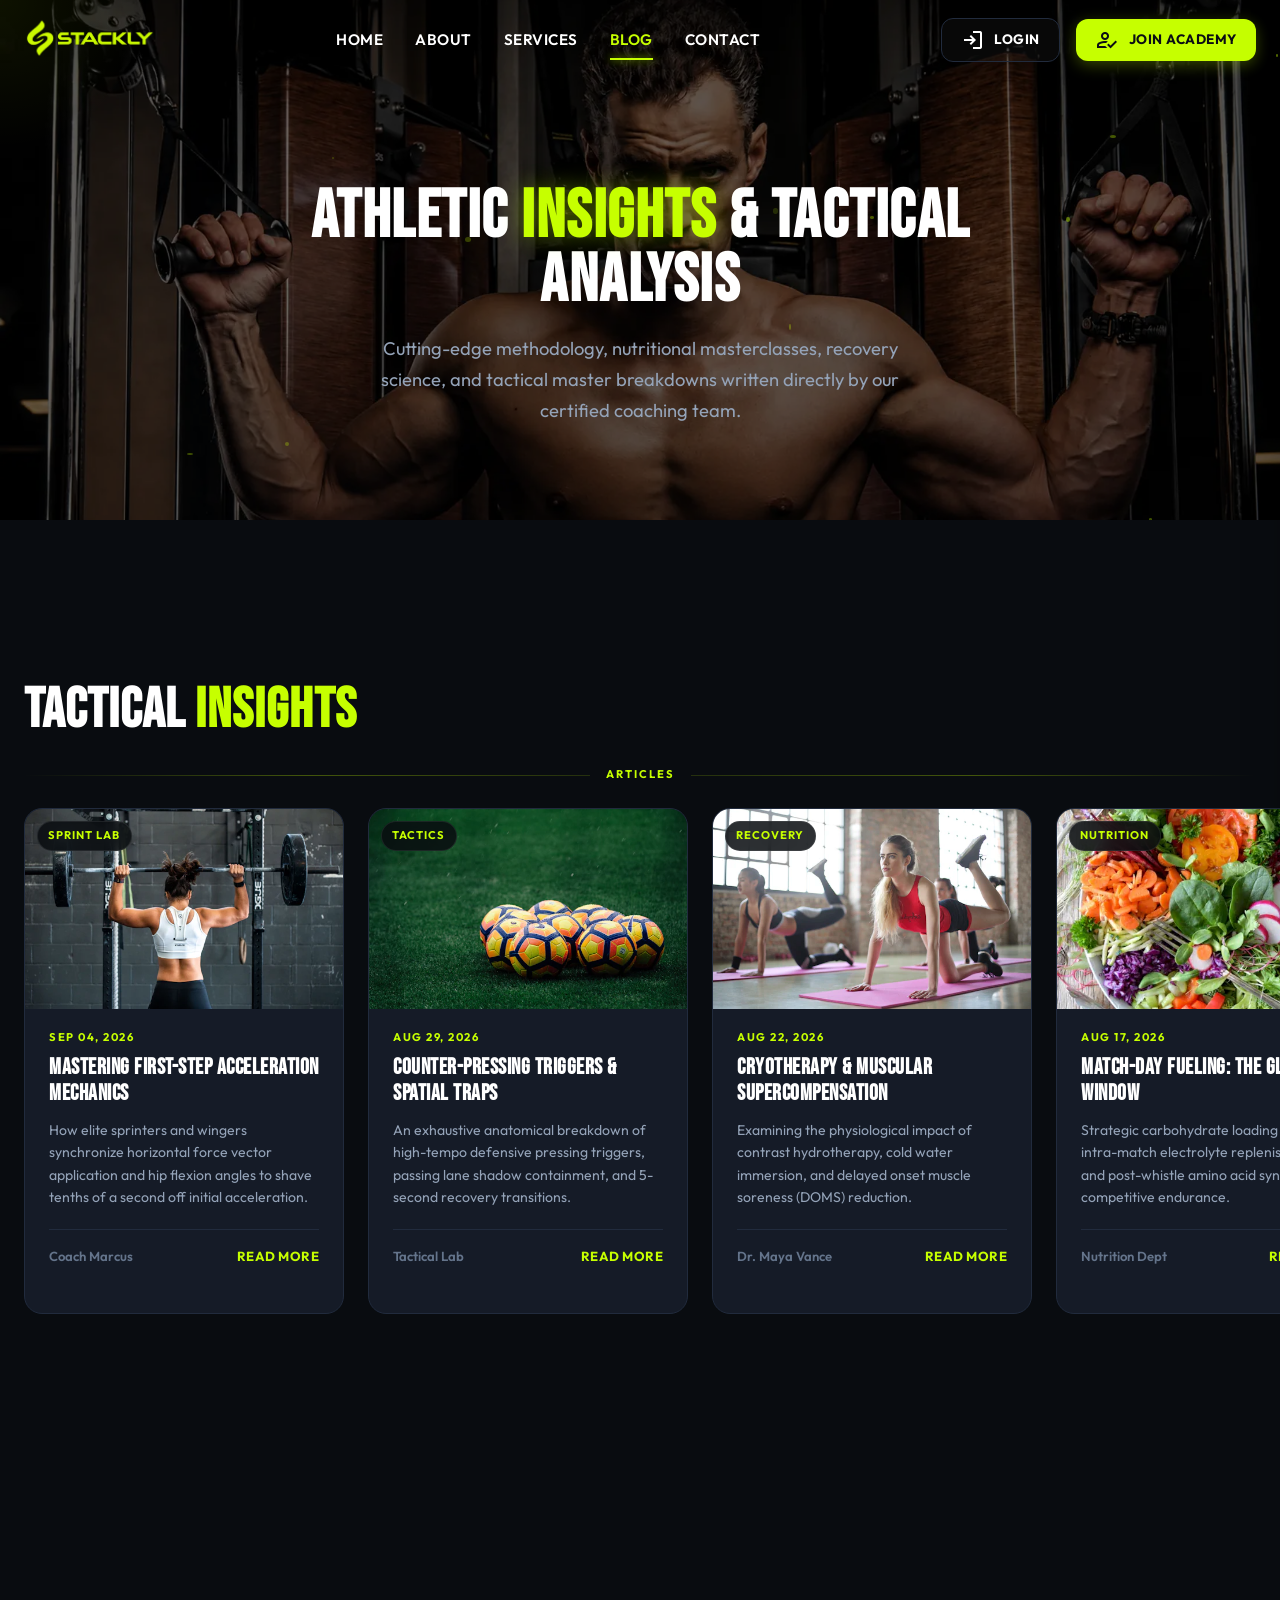
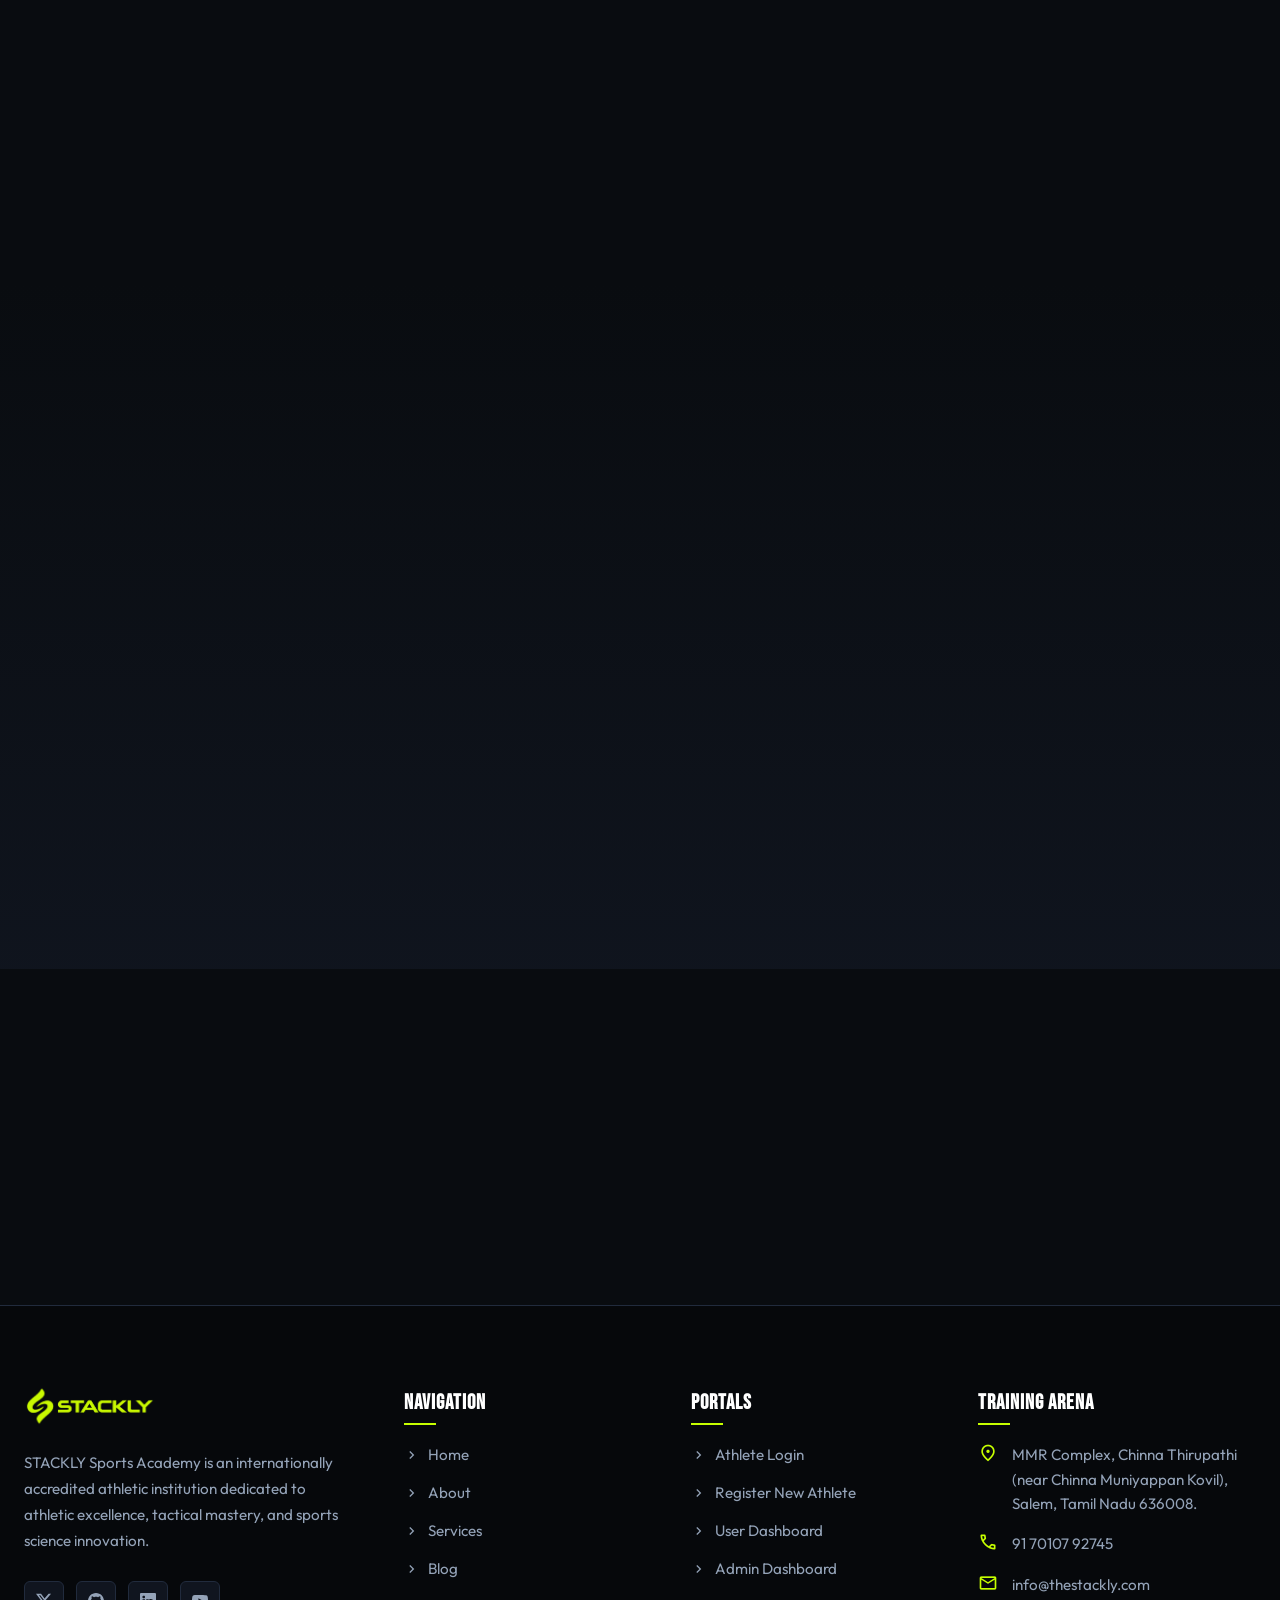
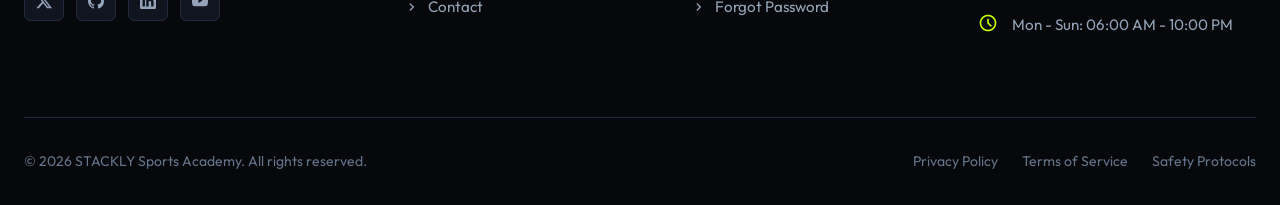
<file: blog.html>
<!DOCTYPE html>
<html lang="en">
<head>
  <meta charset="UTF-8">
  <meta name="viewport" content="width=device-width, initial-scale=1.0">
  <title>Sports Science & Tactical Intelligence Blog | STACKLY Sports Academy</title>
  <meta name="description" content="Read expert articles on football tactics, strength conditioning, athlete recovery protocols, sports nutrition, and professional scouting advice from STACKLY coaches.">
  <link rel="stylesheet" href="./css/style.css">
  <link rel="stylesheet" href="./css/responsive.css">
</head>
<body>

  <!-- Reading Scroll Progress Bar -->
  <div id="scroll-progress"></div>

  <!-- Preloader -->
  <div id="preloader">
    <div class="loader-emblem">
      <div class="loader-ring"></div>
      <span class="material-symbols-outlined loader-icon">fitness_center</span>
    </div>
    <div class="loader-text">STACKLY ACADEMY</div>
    <div class="loader-bar"><div class="loader-bar-fill"></div></div>
  </div>

  <!-- Header -->
  <header class="site-header">
    <div class="container header-container">
      <a href="index.html" class="nav-logo">
        <img src="./images/logo-dark.webp" alt="STACKLY Logo" class="nav-logo-img">
      </a>

      <nav class="desktop-nav">
        <a href="index.html" class="nav-link">Home</a>
        <a href="about.html" class="nav-link">About</a>
        <a href="services.html" class="nav-link">Services</a>
        <a href="blog.html" class="nav-link active">Blog</a>
        <a href="contact.html" class="nav-link">Contact</a>
      </nav>

      <div class="header-actions">
        <a href="login.html" class="btn btn-outline btn-sm">
          <span class="material-symbols-outlined">login</span>
          <span>Login</span>
        </a>
        <a href="register.html" class="btn btn-primary btn-sm">
          <span class="material-symbols-outlined">how_to_reg</span>
          <span>Join Academy</span>
        </a>
        <button class="mobile-hamburger" aria-label="Open Mobile Menu">
          <span class="material-symbols-outlined">menu</span>
        </button>
      </div>
    </div>
  </header>

  <!-- Mobile Drawer Menu -->
  <div class="mobile-nav-overlay"></div>
  <div class="mobile-nav-drawer">
    <div class="mobile-drawer-header">
      <a href="index.html" class="nav-logo">
        <img src="./images/logo-dark.webp" alt="STACKLY Logo" class="nav-logo-img">
      </a>
      <button class="mobile-drawer-close" aria-label="Close Menu">
        <span class="material-symbols-outlined">close</span>
      </button>
    </div>

    <div class="mobile-drawer-links">
      <a href="index.html" class="mobile-drawer-link">
        <span class="material-symbols-outlined">home</span>
        <span>Home</span>
      </a>
      <a href="about.html" class="mobile-drawer-link">
        <span class="material-symbols-outlined">info</span>
        <span>About</span>
      </a>
      <a href="services.html" class="mobile-drawer-link">
        <span class="material-symbols-outlined">sports</span>
        <span>Services</span>
      </a>
      <a href="blog.html" class="mobile-drawer-link active">
        <span class="material-symbols-outlined">article</span>
        <span>Blog</span>
      </a>
      <a href="contact.html" class="mobile-drawer-link">
        <span class="material-symbols-outlined">alternate_email</span>
        <span>Contact</span>
      </a>
    </div>

    <div class="mobile-drawer-actions">
      <a href="login.html" class="btn btn-primary" style="width: 100%;">
        <span class="material-symbols-outlined">login</span>
        <span>Login to Portal</span>
      </a>
      <a href="register.html" class="btn btn-outline" style="width: 100%;">
        <span class="material-symbols-outlined">person_add</span>
        <span>Register Athlete</span>
      </a>
    </div>
  </div>

  <main>
    <!-- SECTION 1: Blog Hero -->
    <section class="hero-section hero-section-blog" style="min-height:50vh; padding-bottom:2.5rem;">
      <div class="hero-bg-grid"></div>
      <div class="container" style="position:relative; z-index:2; text-align:center; max-width:850px;">
        <div class="section-tag">
          <span class="material-symbols-outlined">menu_book</span>
          <span>Sports Science & Strategy</span>
        </div>
        <h1 class="hero-title" style="font-size:clamp(2.5rem, 6vw, 4.2rem); margin-bottom:1.2rem;">
          ATHLETIC <span class="glow-text">INSIGHTS</span> & TACTICAL ANALYSIS
        </h1>
        <p class="hero-desc" style="margin:0 auto 2rem auto;">
          Cutting-edge methodology, nutritional masterclasses, recovery science, and tactical master breakdowns written directly by our certified coaching team.
        </p>
      </div>
    </section>

    <!-- SECTION 2: Blog Cards - TACTICAL INSIGHTS (Scroll-driven horizontal) -->
    <section class="blog-scroll-section" id="blogTacticalSection" style="position:relative; background:var(--bg-dark);">
      <div class="blog-scroll-sticky" style="position:sticky; top:0; height:100vh; overflow-x:hidden; overflow-y:hidden; display:flex; flex-direction:column; justify-content:center;">
        <div style="width:100%; max-width:1280px; margin:0 auto; padding:0 1.5rem;">
          <div style="margin-bottom:1.5rem;">
            <div class="section-tag">
              <span class="material-symbols-outlined">article</span>
              <span>Sports Science & Strategy</span>
            </div>
            <h2 class="section-title" style="text-align:left;">TACTICAL <span>INSIGHTS</span></h2>
          </div>

          <!-- Restructure Line -->
          <div style="width:100%; margin-bottom:1.5rem; display:flex; align-items:center; gap:1rem;">
            <div style="flex:1; height:1px; background:linear-gradient(90deg, transparent, rgba(198,255,0,0.3), rgba(198,255,0,0.15));"></div>
            <span style="font-size:0.7rem; font-weight:700; letter-spacing:2px; text-transform:uppercase; color:var(--accent-volt); white-space:nowrap;">Articles</span>
            <div style="flex:1; height:1px; background:linear-gradient(90deg, rgba(198,255,0,0.15), rgba(198,255,0,0.3), transparent);"></div>
          </div>

          <div class="blog-cards-track" id="blogCardsTrack" style="display:flex; gap:1.5rem; will-change:transform; padding-right:2rem;">

            <article class="story-card">
              <div class="story-card-media">
                <img src="./images/blog-1.webp" alt="Mastering First-Step Acceleration Mechanics" class="story-card-img" loading="lazy">
                <span class="story-card-badge">Sprint Lab</span>
              </div>
              <div class="story-card-body">
                <div class="story-card-year">SEP 04, 2026</div>
                <h3 class="story-card-title">Mastering First-Step Acceleration Mechanics</h3>
                <p class="story-card-desc">How elite sprinters and wingers synchronize horizontal force vector application and hip flexion angles to shave tenths of a second off initial acceleration.</p>
                <div class="story-card-footer">
                  <span class="story-card-author">Coach Marcus</span>
                  <a href="./404.html" class="story-card-link read-article-btn" data-title="Mastering First-Step Acceleration Mechanics">
                    <span>Read More</span>
                    <!-- <span class="material-symbols-outlined">arrow_forward</span> -->
                  </a>
                </div>
              </div>
            </article>


            <article class="story-card">
              <div class="story-card-media">
                <img src="./images/blog-2.webp" alt="Counter-Pressing Triggers & Spatial Traps" class="story-card-img" loading="lazy">
                <span class="story-card-badge">Tactics</span>
              </div>
              <div class="story-card-body">
                <div class="story-card-year">AUG 29, 2026</div>
                <h3 class="story-card-title">Counter-Pressing Triggers & Spatial Traps</h3>
                <p class="story-card-desc">An exhaustive anatomical breakdown of high-tempo defensive pressing triggers, passing lane shadow containment, and 5-second recovery transitions.</p>
                <div class="story-card-footer">
                  <span class="story-card-author">Tactical Lab</span>
                  <a href="./404.html" class="story-card-link read-article-btn" data-title="Counter-Pressing Triggers & Spatial Traps">
                    <span>Read More</span>
                    <!-- <span class="material-symbols-outlined">arrow_forward</span> -->
                  </a>
                </div>
              </div>
            </article>


            <article class="story-card">
              <div class="story-card-media">
                <img src="./images/blog-3.webp" alt="Cryotherapy & Muscular Supercompensation" class="story-card-img" loading="lazy">
                <span class="story-card-badge">Recovery</span>
              </div>
              <div class="story-card-body">
                <div class="story-card-year">AUG 22, 2026</div>
                <h3 class="story-card-title">Cryotherapy & Muscular Supercompensation</h3>
                <p class="story-card-desc">Examining the physiological impact of contrast hydrotherapy, cold water immersion, and delayed onset muscle soreness (DOMS) reduction.</p>
                <div class="story-card-footer">
                  <span class="story-card-author">Dr. Maya Vance</span>
                  <a href="./404.html" class="story-card-link read-article-btn" data-title="Cryotherapy & Muscular Supercompensation">
                    <span>Read More</span>
                    <!-- <span class="material-symbols-outlined">arrow_forward</span> -->
                  </a>
                </div>
              </div>
            </article>


            <article class="story-card">
              <div class="story-card-media">
                <img src="./images/blog-4.webp" alt="Match-Day Fueling: The Glycogen Window" class="story-card-img" loading="lazy">
                <span class="story-card-badge">Nutrition</span>
              </div>
              <div class="story-card-body">
                <div class="story-card-year">AUG 17, 2026</div>
                <h3 class="story-card-title">Match-Day Fueling: The Glycogen Window</h3>
                <p class="story-card-desc">Strategic carbohydrate loading timelines, intra-match electrolyte replenishment, and post-whistle amino acid synthesis for competitive endurance.</p>
                <div class="story-card-footer">
                  <span class="story-card-author">Nutrition Dept</span>
                  <a href="./404.html" class="story-card-link read-article-btn" data-title="Match-Day Fueling: The Glycogen Window">
                    <span>Read More</span>
                    <!-- <span class="material-symbols-outlined">arrow_forward</span> -->
                  </a>
                </div>
              </div>
            </article>


            <article class="story-card">
              <div class="story-card-media">
                <img src="./images/blog-5.webp" alt="Expanding VO2 Max via Polarized Training" class="story-card-img" loading="lazy">
                <span class="story-card-badge">Physiology</span>
              </div>
              <div class="story-card-body">
                <div class="story-card-year">AUG 10, 2026</div>
                <h3 class="story-card-title">Expanding VO2 Max via Polarized Training</h3>
                <p class="story-card-desc">Why 80% low-intensity aerobic conditioning combined with 20% maximal anaerobic bursts produces superior cardiac stroke volume compared to threshold grinding.</p>
                <div class="story-card-footer">
                  <span class="story-card-author">Elena Rostova</span>
                  <a href="./404.html" class="story-card-link read-article-btn" data-title="Expanding VO2 Max via Polarized Training">
                    <span>Read More</span>
                    <!-- <span class="material-symbols-outlined">arrow_forward</span> -->
                  </a>
                </div>
              </div>
            </article>


            <article class="story-card">
              <div class="story-card-media">
                <img src="./images/blog-6.webp" alt="Vertical Leap: Kinetic Force Coupling" class="story-card-img" loading="lazy">
                <span class="story-card-badge">Biomechanics</span>
              </div>
              <div class="story-card-body">
                <div class="story-card-year">AUG 03, 2026</div>
                <h3 class="story-card-title">Vertical Leap: Kinetic Force Coupling</h3>
                <p class="story-card-desc">Utilizing eccentric stretch-shortening cycles, ankle stiffness, and arm swing momentum to unlock an extra 4-6 inches in reactive jumping height.</p>
                <div class="story-card-footer">
                  <span class="story-card-author">Strength Staff</span>
                  <a href="./404.html" class="story-card-link read-article-btn" data-title="Vertical Leap: Kinetic Force Coupling">
                    <span>Read More</span>
                    <!-- <span class="material-symbols-outlined">arrow_forward</span> -->
                  </a>
                </div>
              </div>
            </article>


            <article class="story-card">
              <div class="story-card-media">
                <img src="./images/blog-7.webp" alt="ACL Non-Contact Injury Mitigation" class="story-card-img" loading="lazy">
                <span class="story-card-badge">Prevention</span>
              </div>
              <div class="story-card-body">
                <div class="story-card-year">JUL 28, 2026</div>
                <h3 class="story-card-title">ACL Non-Contact Injury Mitigation</h3>
                <p class="story-card-desc">Screening knee valgus collapse during deceleration, strengthening hamstring-to-quadriceps torque ratios, and implementing FIFA 11+ warm-up drills.</p>
                <div class="story-card-footer">
                  <span class="story-card-author">Dr. Maya Vance</span>
                  <a href="./404.html" class="story-card-link read-article-btn" data-title="ACL Non-Contact Injury Mitigation">
                    <span>Read More</span>
                    <!-- <span class="material-symbols-outlined">arrow_forward</span> -->
                  </a>
                </div>
              </div>
            </article>


            <article class="story-card">
              <div class="story-card-media">
                <img src="./images/blog-8.webp" alt="What European Scouts Watch Off The Ball" class="story-card-img" loading="lazy">
                <span class="story-card-badge">Scouting</span>
              </div>
              <div class="story-card-body">
                <div class="story-card-year">JUL 20, 2026</div>
                <h3 class="story-card-title">What European Scouts Watch Off The Ball</h3>
                <p class="story-card-desc">Why technical talent is only 30% of a scout's evaluation sheet, and why blind-side scanning, communication composure, and defensive transition reaction seal trials.</p>
                <div class="story-card-footer">
                  <span class="story-card-author">David Sterling</span>
                  <a href="./404.html" class="story-card-link read-article-btn" data-title="What European Scouts Watch Off The Ball">
                    <span>Read More</span>
                    <!-- <span class="material-symbols-outlined">arrow_forward</span> -->
                  </a>
                </div>
              </div>
            </article>


            <article class="story-card">
              <div class="story-card-media">
                <img src="./images/blog-9.webp" alt="The Clutch Mindset: Controlling Arousal States" class="story-card-img" loading="lazy">
                <span class="story-card-badge">Mindset</span>
              </div>
              <div class="story-card-body">
                <div class="story-card-year">JUL 12, 2026</div>
                <h3 class="story-card-title">The Clutch Mindset: Controlling Arousal States</h3>
                <p class="story-card-desc">Neuro-respiratory down-regulation tactics, focal reset anchoring, and pre-penalty kick breathing routines used by championship winners.</p>
                <div class="story-card-footer">
                  <span class="story-card-author">Psychology Team</span>
                  <a href="./404.html" class="story-card-link read-article-btn" data-title="The Clutch Mindset: Controlling Arousal States">
                    <span>Read More</span>
                    <!-- <span class="material-symbols-outlined">arrow_forward</span> -->
                  </a>
                </div>
              </div>
            </article>
          </div>
        </div>
      </div>
    </section>

    <!-- FIXED PARALLAX BACKGROUND SECTION -->
    <section class="parallax-fixed-section" style="background-image: url('./images/gym-bg.webp');">
      <div class="parallax-overlay"></div>
      <div class="container parallax-content">
        <div class="grid-2" style="align-items:center; gap:3rem;">
          <div class="reveal-init scroll-reveal-up">
            <div class="section-tag" style="margin-bottom:1rem;">
              <span class="material-symbols-outlined">fitness_center</span>
              <span>Olympic Strength Lab Feature</span>
            </div>
            <h2 style="font-family:var(--font-heading); font-size:clamp(2.2rem, 5vw, 3.5rem); color:var(--text-pure); line-height:1.1; margin-bottom:1.2rem;">
              REAL-TIME <span class="glow-text">VELOCITY BASED</span> RESISTANCE TRAINING
            </h2>
            <p style="color:var(--text-secondary); font-size:1.05rem; line-height:1.7; margin-bottom:2rem;">
              Explore how STACKLY coaches integrate linear transducers and bar-speed sensors to dynamically adjust barbell loads in real time, preventing central nervous system fatigue while guaranteeing peak rate of force development.
            </p>
            <div style="display:flex; gap:1.5rem; flex-wrap:wrap;">
              <div style="background:rgba(255,255,255,0.04); border:1px solid var(--border-color); padding:1rem 1.5rem; border-radius:var(--radius-md);">
                <div style="font-family:var(--font-heading); font-size:2rem; color:var(--accent-volt); line-height:1;">1.42 m/s</div>
                <div style="font-size:0.8rem; color:var(--text-muted); margin-top:0.2rem;">Mean Bar Velocity</div>
              </div>
              <div style="background:rgba(255,255,255,0.04); border:1px solid var(--border-color); padding:1rem 1.5rem; border-radius:var(--radius-md);">
                <div style="font-family:var(--font-heading); font-size:2rem; color:var(--accent-volt); line-height:1;">+28%</div>
                <div style="font-size:0.8rem; color:var(--text-muted); margin-top:0.2rem;">Explosive Power Output</div>
              </div>
            </div>
          </div>

          <div class="reveal-init scroll-reveal-down" style="display:flex; justify-content:center;">
            <div class="parallax-badge-card" style="max-width:440px; width:100%;">
              <div style="overflow:hidden; border-radius:var(--radius-md); margin-bottom:1.5rem;">
                <img src="./images/athlete-lifting.webp" alt="Athlete performing Olympic lift in gym" class="img-pop" style="width:100%; height:260px; object-fit:cover; border-radius:var(--radius-md);" loading="lazy">
              </div>
              <div style="display:flex; align-items:center; justify-content:space-between; margin-bottom:0.75rem;">
                <span class="fixture-status-pill status-live">Live Biometric Lab</span>
                <span style="font-size:0.8rem; color:var(--text-muted);">Session ID #VBT-942</span>
              </div>
              <h3 style="font-family:var(--font-heading); font-size:1.4rem; color:var(--text-pure); margin-bottom:0.5rem;">
                Clean & Jerk Force Vector Mapping
              </h3>
              <p style="font-size:0.85rem; color:var(--text-secondary); line-height:1.5;">
                Sensors detect bar displacement angle at 200 Hz sampling frequency to ensure symmetrical barbell trajectory.
              </p>
            </div>
          </div>
        </div>
      </div>
    </section>

    <!-- Newsletter CTA -->
    <section class="section-padding" style="padding-bottom:0;">
      <div class="container">
        <div class="cta-banner reveal-init">
          <div class="cta-grid">
            <div>
              <h2 class="cta-title">SUBSCRIBE TO <span>TACTICAL INTELLIGENCE</span></h2>
              <p class="cta-desc">
                Receive weekly training drill diagrams, video breakdowns, and scouting reports delivered straight to your inbox.
              </p>
            </div>
            <div>
              <form id="subscribeForm"
      style="display:flex; gap:0.75rem; flex-wrap:wrap;">

  <div style="flex:1; min-width:240px;">
    <input
      type="email"
      id="subscribeEmail"
      placeholder="Enter your email address"
      style="width:100%; background:var(--bg-surface); border:1px solid var(--border-color); padding:0.85rem 1.25rem; border-radius:var(--radius-md); color:var(--text-pure);"
    >

    <span
      id="emailError"
      style="display:none; color:red; font-size:0.85rem; margin-top:0.4rem;"
    ></span>
  </div>

  <button type="submit" class="btn btn-primary">
    <span class="material-symbols-outlined">send</span>
    <span>Subscribe</span>
  </button>

</form>
            </div>
          </div>
        </div>
      </div>
    </section>
  </main>

  <!-- Article Modal -->
  <div id="articleModal" style="position:fixed; inset:0; background:rgba(0,0,0,0.8); backdrop-filter:blur(8px); z-index:99999; display:none; align-items:center; justify-content:center; padding:1.5rem;">
    <div style="background:var(--bg-surface); border:1px solid var(--border-color); border-radius:var(--radius-lg); max-width:650px; width:100%; padding:2rem; max-height:90vh; overflow-y:auto; position:relative;">
      <button id="closeArticleModal" style="position:absolute; top:20px; right:20px; color:var(--text-secondary); width:36px; height:36px; border:1px solid var(--border-color); border-radius:50%; display:flex; align-items:center; justify-content:center;">
        <span class="material-symbols-outlined">close</span>
      </button>
      <div class="section-tag" style="margin-bottom:0.75rem;">Sports Science Whitepaper</div>
      <h3 id="modalArticleTitle" style="font-family:var(--font-heading); font-size:1.8rem; color:var(--text-pure); text-transform:uppercase; margin-bottom:1rem;"></h3>
      <p style="color:var(--text-secondary); line-height:1.7; margin-bottom:1.5rem;">
        This complete high-performance dossier detailing protocols, testing spreadsheets, and tactical drills is available for enrolled academy athletes and collegiate prospects.
      </p>
      <div style="background:var(--bg-card); padding:1.25rem; border-radius:var(--radius-md); border-left:3px solid var(--accent-volt); margin-bottom:1.5rem;">
        <div style="font-weight:700; color:var(--text-pure);">Access Full Training Dossier</div>
        <div style="font-size:0.85rem; color:var(--text-muted); margin-top:0.25rem;">Log into the athlete portal to download PDF drill sheets and 4K footage.</div>
      </div>
      <div style="display:flex; gap:1rem;">
        <a href="login.html" class="btn btn-primary" style="flex:1;">Athlete Portal Login</a>
        <button id="modalDismiss" class="btn btn-outline" style="flex:1;">Close</button>
      </div>
    </div>
  </div>

  <!-- Footer -->
  <footer class="site-footer">
    <div class="container">
      <div class="footer-grid">
        <!-- Brand Info -->
        <div class="footer-brand">
          <a href="index.html" class="nav-logo">
            <img src="./images/logo-dark.webp" alt="STACKLY Logo" class="nav-logo-img">
          </a>
          <p>
            STACKLY Sports Academy is an internationally accredited athletic institution dedicated to athletic excellence, tactical mastery, and sports science innovation.
          </p>

          <div class="footer-social-list">
            <a href="./404.html" class="footer-social-btn" aria-label="Twitter">
              <span class="material-symbols-outlined"><svg xmlns="http://www.w3.org/2000/svg" width="16" height="16" fill="currentColor" class="bi bi-twitter-x" viewBox="0 0 16 16">
  <path d="M12.6.75h2.454l-5.36 6.142L16 15.25h-4.937l-3.867-5.07-4.425 5.07H.316l5.733-6.57L0 .75h5.063l3.495 4.633L12.601.75Zm-.86 13.028h1.36L4.323 2.145H2.865z"/>
</svg></span>
            </a>
            <a href="./404.html" class="footer-social-btn" aria-label="GitHub">
              <span class="material-symbols-outlined"><svg xmlns="http://www.w3.org/2000/svg" width="16" height="16" fill="currentColor" class="bi bi-github" viewBox="0 0 16 16">
  <path d="M8 0C3.58 0 0 3.58 0 8c0 3.54 2.29 6.53 5.47 7.59.4.07.55-.17.55-.38 0-.19-.01-.82-.01-1.49-2.01.37-2.53-.49-2.69-.94-.09-.23-.48-.94-.82-1.13-.28-.15-.68-.52-.01-.53.63-.01 1.08.58 1.23.82.72 1.21 1.87.87 2.33.66.07-.52.28-.87.51-1.07-1.78-.2-3.64-.89-3.64-3.95 0-.87.31-1.59.82-2.15-.08-.2-.36-1.02.08-2.12 0 0 .67-.21 2.2.82.64-.18 1.32-.27 2-.27s1.36.09 2 .27c1.53-1.04 2.2-.82 2.2-.82.44 1.1.16 1.92.08 2.12.51.56.82 1.27.82 2.15 0 3.07-1.87 3.75-3.65 3.95.29.25.54.73.54 1.48 0 1.07-.01 1.93-.01 2.2 0 .21.15.46.55.38A8.01 8.01 0 0 0 16 8c0-4.42-3.58-8-8-8"/>
</svg></span>
            </a>
            <a href="./404.html" class="footer-social-btn" aria-label="LinkedIn">
              <span class="material-symbols-outlined"><svg xmlns="http://www.w3.org/2000/svg" width="16" height="16" fill="currentColor" class="bi bi-linkedin" viewBox="0 0 16 16">
  <path d="M0 1.146C0 .513.526 0 1.175 0h13.65C15.474 0 16 .513 16 1.146v13.708c0 .633-.526 1.146-1.175 1.146H1.175C.526 16 0 15.487 0 14.854zm4.943 12.248V6.169H2.542v7.225zm-1.2-8.212c.837 0 1.358-.554 1.358-1.248-.015-.709-.52-1.248-1.342-1.248S2.4 3.226 2.4 3.934c0 .694.521 1.248 1.327 1.248zm4.908 8.212V9.359c0-.216.016-.432.08-.586.173-.431.568-.878 1.232-.878.869 0 1.216.662 1.216 1.634v3.865h2.401V9.25c0-2.22-1.184-3.252-2.764-3.252-1.274 0-1.845.7-2.165 1.193v.025h-.016l.016-.025V6.169h-2.4c.03.678 0 7.225 0 7.225z"/>
</svg></span>
            </a>
            <a href="./404.html" class="footer-social-btn" aria-label="YouTube">
              <span class="material-symbols-outlined"><svg xmlns="http://www.w3.org/2000/svg" width="16" height="16" fill="currentColor" class="bi bi-youtube" viewBox="0 0 16 16">
  <path d="M8.051 1.999h.089c.822.003 4.987.033 6.11.335a2.01 2.01 0 0 1 1.415 1.42c.101.38.172.883.22 1.402l.01.104.022.26.008.104c.065.914.073 1.77.074 1.957v.075c-.001.194-.01 1.108-.082 2.06l-.008.105-.009.104c-.05.572-.124 1.14-.235 1.558a2.01 2.01 0 0 1-1.415 1.42c-1.16.312-5.569.334-6.18.335h-.142c-.309 0-1.587-.006-2.927-.052l-.17-.006-.087-.004-.171-.007-.171-.007c-1.11-.049-2.167-.128-2.654-.26a2.01 2.01 0 0 1-1.415-1.419c-.111-.417-.185-.986-.235-1.558L.09 9.82l-.008-.104A31 31 0 0 1 0 7.68v-.123c.002-.215.01-.958.064-1.778l.007-.103.003-.052.008-.104.022-.26.01-.104c.048-.519.119-1.023.22-1.402a2.01 2.01 0 0 1 1.415-1.42c.487-.13 1.544-.21 2.654-.26l.17-.007.172-.006.086-.003.171-.007A100 100 0 0 1 7.858 2zM6.4 5.209v4.818l4.157-2.408z"/>
</svg></span>
            </a>
          </div>

        </div>

        <!-- Quick Links -->
        <div>
          <h4 class="footer-column-title">Navigation</h4>
          <div class="footer-links-list">
            <a href="index.html" class="footer-link"><span class="material-symbols-outlined" style="font-size:16px;">chevron_right</span>Home</a>
            <a href="about.html" class="footer-link"><span class="material-symbols-outlined" style="font-size:16px;">chevron_right</span>About</a>
            <a href="services.html" class="footer-link"><span class="material-symbols-outlined" style="font-size:16px;">chevron_right</span>Services</a>
            <a href="blog.html" class="footer-link"><span class="material-symbols-outlined" style="font-size:16px;">chevron_right</span>Blog</a>
            <a href="contact.html" class="footer-link"><span class="material-symbols-outlined" style="font-size:16px;">chevron_right</span>Contact</a>
          </div>
        </div>

        <!-- Academy Portals -->
        <div>
          <h4 class="footer-column-title">Portals</h4>
          <div class="footer-links-list">
            <a href="login.html" class="footer-link"><span class="material-symbols-outlined" style="font-size:16px;">chevron_right</span>Athlete Login</a>
            <a href="register.html" class="footer-link"><span class="material-symbols-outlined" style="font-size:16px;">chevron_right</span>Register New Athlete</a>
            <a href="user-dashboard.html" class="footer-link"><span class="material-symbols-outlined" style="font-size:16px;">chevron_right</span>User Dashboard</a>
            <a href="admin-dashboard.html" class="footer-link"><span class="material-symbols-outlined" style="font-size:16px;">chevron_right</span>Admin Dashboard</a>
            <a href="404.html" class="footer-link"><span class="material-symbols-outlined" style="font-size:16px;">chevron_right</span>Forgot Password</a>
          </div>
        </div>

        <!-- Contact Details -->
        <div>
          <h4 class="footer-column-title">Training Arena</h4>
          <div class="footer-contact-item">
            <span class="material-symbols-outlined">location_on</span>
            <span>MMR Complex, Chinna Thirupathi (near Chinna Muniyappan Kovil), Salem, Tamil Nadu 636008.</span>
          </div>
          <div class="footer-contact-item">
            <span class="material-symbols-outlined">call</span>
            <span>91 70107 92745</span>
          </div>
          <div class="footer-contact-item">
            <span class="material-symbols-outlined">mail</span>
            <span>info@thestackly.com</span>
          </div>
          <div class="footer-contact-item">
            <span class="material-symbols-outlined">schedule</span>
            <span>Mon - Sun: 06:00 AM - 10:00 PM</span>
          </div>
        </div>
      </div>

      <div class="footer-bottom">
        <div>&copy; 2026 STACKLY Sports Academy. All rights reserved.</div>
        <div style="display:flex; gap:1.5rem;">
          <a href="404.html" style="color:var(--text-muted);">Privacy Policy</a>
          <a href="404.html" style="color:var(--text-muted);">Terms of Service</a>
          <a href="404.html" style="color:var(--text-muted);">Safety Protocols</a>
        </div>
      </div>
    </div>
  </footer>

  <script src="./js/main.js"></script>
  <script>
    // Read Article Modal Wireup
    // document.addEventListener('DOMContentLoaded', () => {
    //   const modal = document.getElementById('articleModal');
    //   const modalTitle = document.getElementById('modalArticleTitle');
    //   const closeBtn = document.getElementById('closeArticleModal');
    //   const dismissBtn = document.getElementById('modalDismiss');

    //   document.querySelectorAll('.read-article-btn').forEach(btn => {
    //     btn.addEventListener('click', () => {
    //       const title = btn.getAttribute('data-title');
    //       if (modalTitle) modalTitle.textContent = title;
    //       if (modal) modal.style.display = 'flex';
    //     });
    //   });

    //   const closeModal = () => {
    //     if (modal) modal.style.display = 'none';
    //   };

    //   if (closeBtn) closeBtn.addEventListener('click', closeModal);
    //   if (dismissBtn) dismissBtn.addEventListener('click', closeModal);
    //   if (modal) {
    //     modal.addEventListener('click', (e) => {
    //       if (e.target === modal) closeModal();
    //     });
    //   }


    // });

   const subscribeForm = document.getElementById("subscribeForm");
const subscribeEmail = document.getElementById("subscribeEmail");
const emailError = document.getElementById("emailError");

subscribeForm.addEventListener("submit", function (event) {
  // IMPORTANT: stop normal form submission
  event.preventDefault();
  event.stopPropagation();

  const email = subscribeEmail.value.trim();

  // Clear previous error
  emailError.textContent = "";
  emailError.style.display = "none";
  subscribeEmail.style.borderColor = "var(--border-color)";

  // Empty
  if (email === "") {
    emailError.textContent = "Please enter your email address.";
    emailError.style.display = "block";
    subscribeEmail.style.borderColor = "red";
    return;
  }

  // Email validation
  const emailPattern = /^[^\s@]+@[^\s@]+\.[^\s@]+$/;

  if (!emailPattern.test(email)) {
    emailError.textContent = "Please enter a valid email address.";
    emailError.style.display = "block";
    subscribeEmail.style.borderColor = "red";
    return;
  }

  // SUCCESS
  window.showToast(
  "Subscribed to STACKLY Tactical Intelligence!",
  "success"
);

setTimeout(() => {
  window.location.href = "./404.html";
}, 1500);

  // Clear input
  subscribeEmail.value = "";

  // Stay on the same page
  return false;
});

  </script>

  <!-- Blog Cards Scroll-Driven Horizontal Movement -->
  <style>
    .blog-cards-track .story-card {
      flex: 0 0 320px;
    }
    @media (max-width: 768px) {
      .blog-cards-track .story-card { flex: 0 0 280px; }
    }
    @media (max-width: 480px) {
      .blog-cards-track .story-card { flex: 0 0 260px; }
    }
  </style>
  <script>
    document.addEventListener('DOMContentLoaded', () => {
      const section = document.getElementById('blogTacticalSection');
      const track = document.getElementById('blogCardsTrack');
      if (!section || !track) return;
      if (window.matchMedia('(prefers-reduced-motion: reduce)').matches) return;

      let ticking = false;

      function updateCards() {
        var rect = section.getBoundingClientRect();
        var vh = window.innerHeight;
        var sectionTop = rect.top + window.scrollY;
        var sectionHeight = section.offsetHeight;
        var scrollRange = sectionHeight - vh;
        if (scrollRange <= 0) { ticking = false; return; }

        var progress = (window.scrollY - sectionTop) / scrollRange;
        progress = Math.min(1, Math.max(0, progress));

        var trackWidth = track.scrollWidth;
        var viewportWidth = window.innerWidth;
        var totalTranslate = trackWidth - viewportWidth;
        if (totalTranslate <= 0) { ticking = false; return; }

        var translateX = -totalTranslate * progress;
        track.style.transform = 'translate3d(' + translateX + 'px, 0, 0)';
        ticking = false;
      }

      function onScroll() {
        if (!ticking) {
          requestAnimationFrame(updateCards);
          ticking = true;
        }
      }

      function setHeight() {
        var trackWidth = track.scrollWidth;
        var viewportWidth = window.innerWidth;
        var totalTranslate = trackWidth - viewportWidth;
        section.style.height = (window.innerHeight + Math.max(0, totalTranslate) + window.innerHeight * 0.3) + 'px';
      }

      window.addEventListener('resize', setHeight);
      setHeight();
      window.addEventListener('scroll', onScroll, { passive: true });
      updateCards();
    });
  </script>
</body>
</html>
</file>
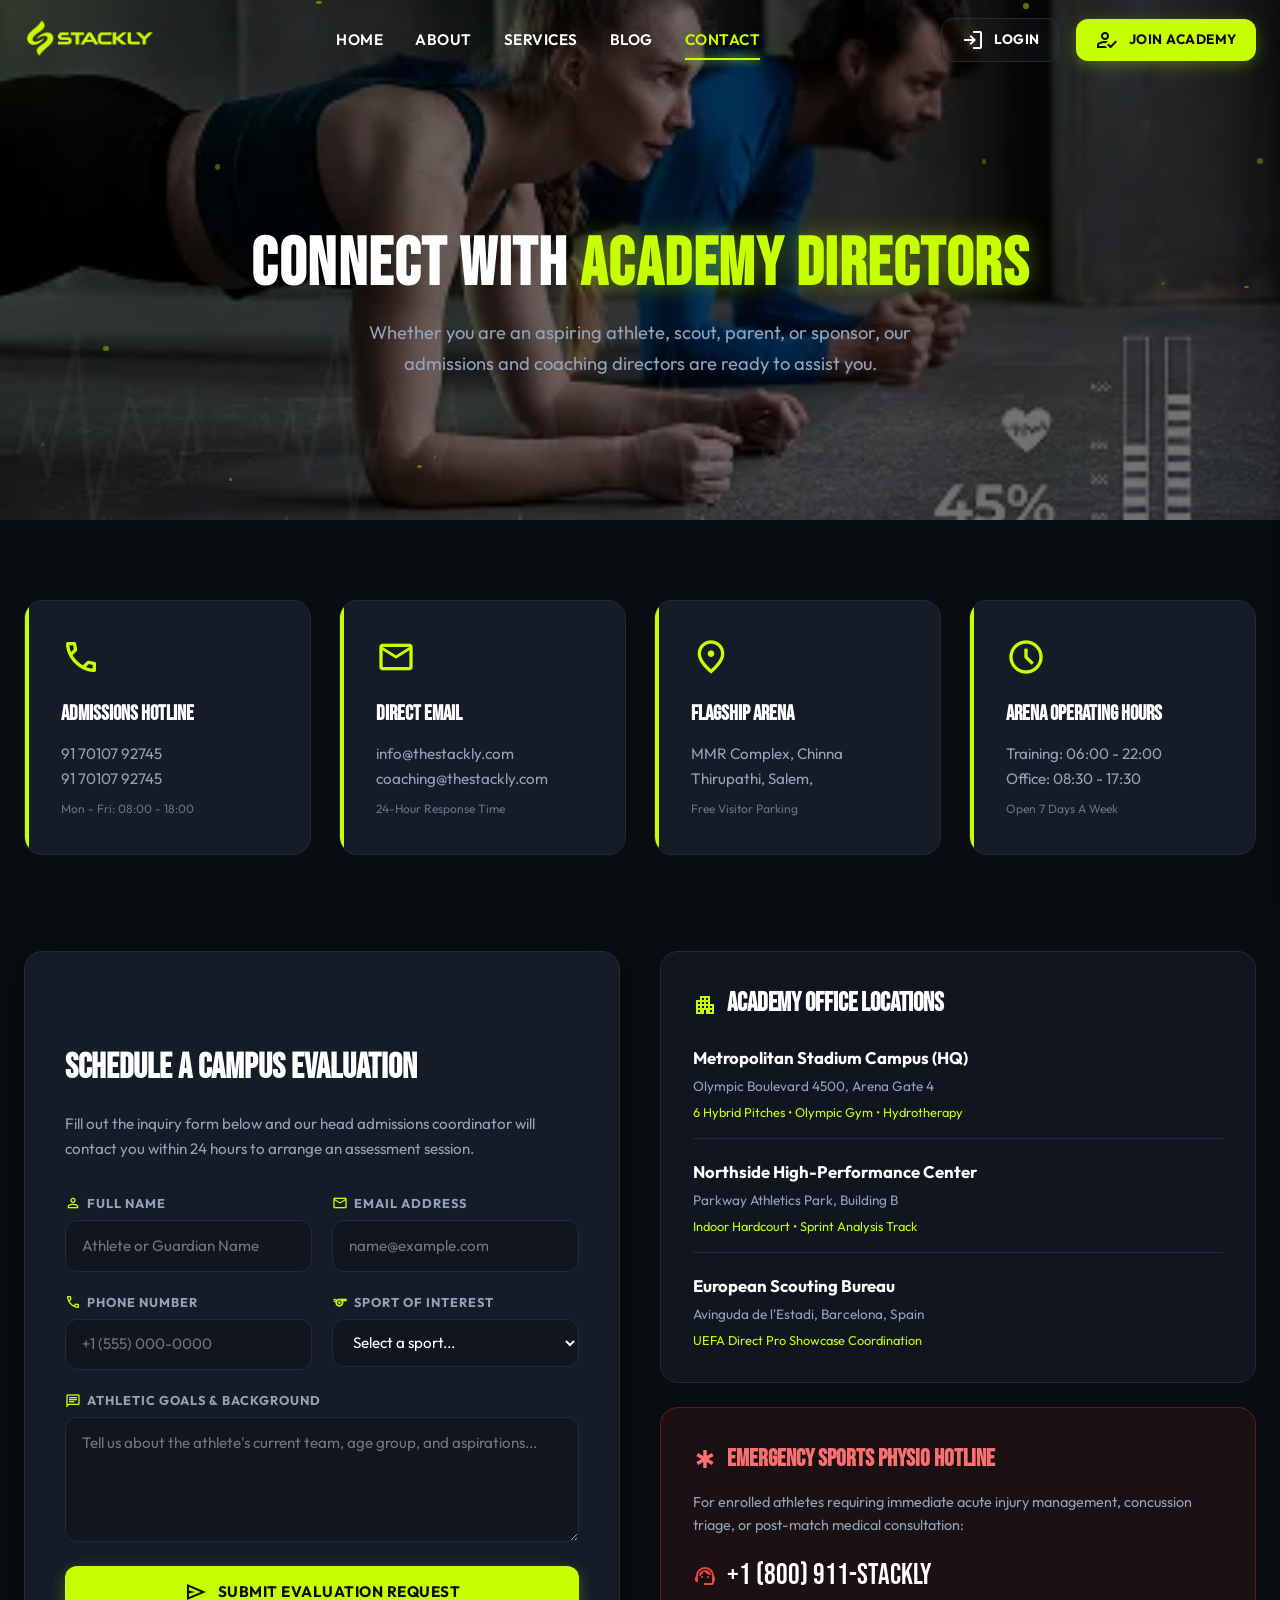
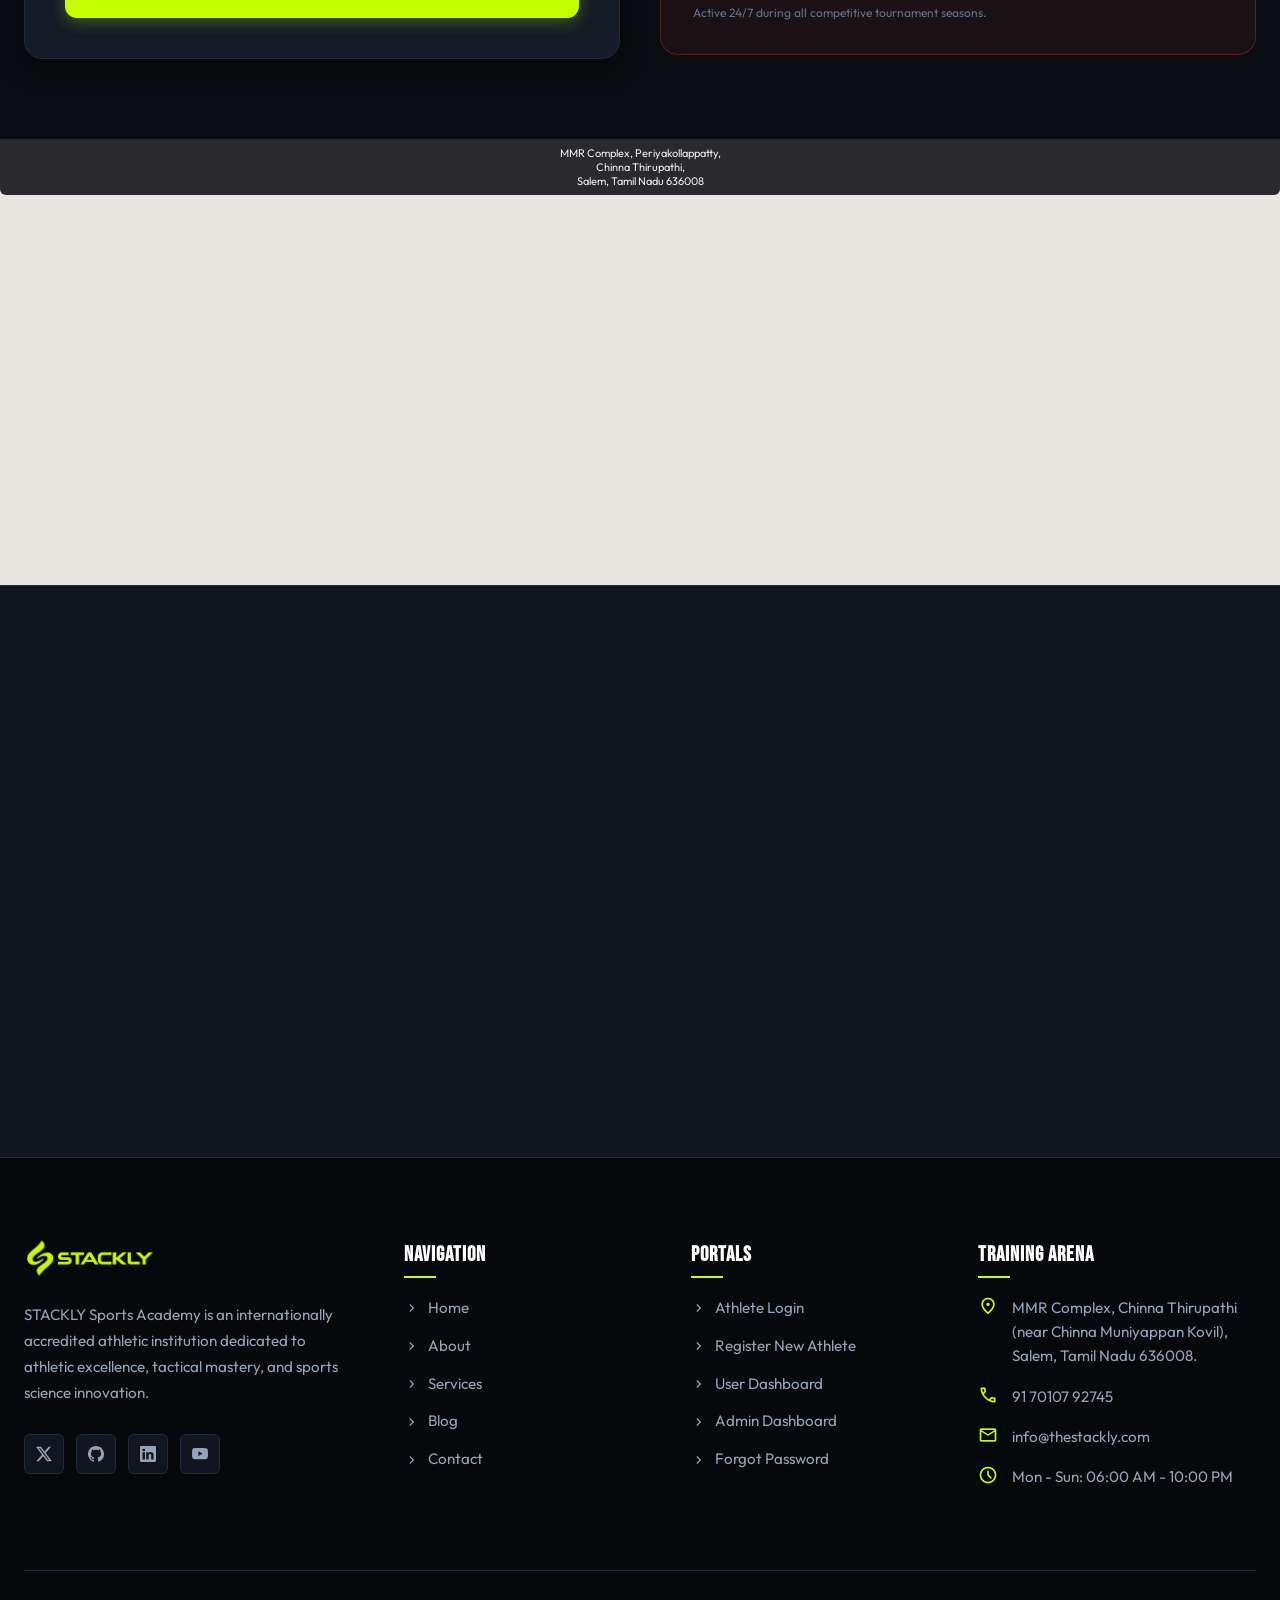
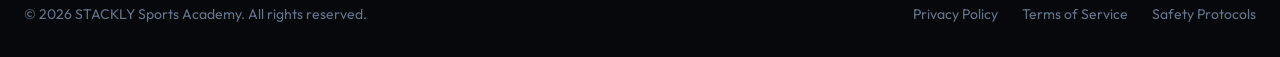
<file: contact.html>
<!DOCTYPE html>
<html lang="en">
<head>
  <meta charset="UTF-8">
  <meta name="viewport" content="width=device-width, initial-scale=1.0">
  <title>Contact STACKLY Sports Academy | Arena Facilities & Admissions</title>
  <meta name="description" content="Get in touch with STACKLY Sports Academy coaching directors, schedule a campus visit, or reach our emergency athlete sports physio hotline.">
  <link rel="stylesheet" href="./css/style.css">
  <link rel="stylesheet" href="./css/responsive.css">
</head>
<body>

  <!-- Reading Scroll Progress Bar -->
  <div id="scroll-progress"></div>

  <!-- Preloader -->
  <div id="preloader">
    <div class="loader-emblem">
      <div class="loader-ring"></div>
      <span class="material-symbols-outlined loader-icon">fitness_center</span>
    </div>
    <div class="loader-text">STACKLY ACADEMY</div>
    <div class="loader-bar"><div class="loader-bar-fill"></div></div>
  </div>

  <!-- Header -->
  <header class="site-header">
    <div class="container header-container">
      <a href="index.html" class="nav-logo">
        <img src="./images/logo-dark.webp" alt="STACKLY Logo" class="nav-logo-img">
      </a>

      <nav class="desktop-nav">
        <a href="index.html" class="nav-link">Home</a>
        <a href="about.html" class="nav-link">About</a>
        <a href="services.html" class="nav-link">Services</a>
        <a href="blog.html" class="nav-link">Blog</a>
        <a href="contact.html" class="nav-link active">Contact</a>
      </nav>

      <div class="header-actions">
        <a href="login.html" class="btn btn-outline btn-sm">
          <span class="material-symbols-outlined">login</span>
          <span>Login</span>
        </a>
        <a href="register.html" class="btn btn-primary btn-sm">
          <span class="material-symbols-outlined">how_to_reg</span>
          <span>Join Academy</span>
        </a>
        <button class="mobile-hamburger" aria-label="Open Mobile Menu">
          <span class="material-symbols-outlined">menu</span>
        </button>
      </div>
    </div>
  </header>

  <!-- Mobile Drawer Menu -->
  <div class="mobile-nav-overlay"></div>
  <div class="mobile-nav-drawer">
    <div class="mobile-drawer-header">
      <a href="index.html" class="nav-logo">
        <img src="./images/logo-dark.webp" alt="STACKLY Logo" class="nav-logo-img">
      </a>
      <button class="mobile-drawer-close" aria-label="Close Menu">
        <span class="material-symbols-outlined">close</span>
      </button>
    </div>

    <div class="mobile-drawer-links">
      <a href="index.html" class="mobile-drawer-link">
        <span class="material-symbols-outlined">home</span>
        <span>Home</span>
      </a>
      <a href="about.html" class="mobile-drawer-link">
        <span class="material-symbols-outlined">info</span>
        <span>About</span>
      </a>
      <a href="services.html" class="mobile-drawer-link">
        <span class="material-symbols-outlined">sports</span>
        <span>Services</span>
      </a>
      <a href="blog.html" class="mobile-drawer-link">
        <span class="material-symbols-outlined">article</span>
        <span>Blog</span>
      </a>
      <a href="contact.html" class="mobile-drawer-link active">
        <span class="material-symbols-outlined">alternate_email</span>
        <span>Contact</span>
      </a>
    </div>

    <div class="mobile-drawer-actions">
      <a href="login.html" class="btn btn-primary" style="width: 100%;">
        <span class="material-symbols-outlined">login</span>
        <span>Login to Portal</span>
      </a>
      <a href="register.html" class="btn btn-outline" style="width: 100%;">
        <span class="material-symbols-outlined">person_add</span>
        <span>Register Athlete</span>
      </a>
    </div>
  </div>

  <main>
    <!-- SECTION 1: Contact Hero -->
    <section class="hero-section hero-section-contact" style="min-height:50vh; padding-bottom:2.5rem;">
      <div class="hero-bg-grid"></div>
      <div class="container" style="position:relative; z-index:2; text-align:center; max-width:850px;" data-anim="blur-in">
        <div class="section-tag">
          <span class="material-symbols-outlined">contact_support</span>
          <span>We're Here For You</span>
        </div>
        <h1 class="hero-title" style="font-size:clamp(2.5rem, 6vw, 4.2rem); margin-bottom:1.2rem;">
          CONNECT WITH <span class="glow-text">ACADEMY DIRECTORS</span>
        </h1>
        <p class="hero-desc" style="margin:0 auto 2rem auto;">
          Whether you are an aspiring athlete, scout, parent, or sponsor, our admissions and coaching directors are ready to assist you.
        </p>
      </div>
    </section>

    <!-- SECTION 2: Contact Information Cards -->
    <section class="section-padding" style="padding-bottom:1rem;">
      <div class="container">
        <div class="grid-4">
          <div class="safety-card" data-anim="slide-left">
            <span class="material-symbols-outlined safety-icon" style="color:var(--accent-volt);">call</span>
            <h3 class="safety-title" style="font-size:1.3rem;">Admissions Hotline</h3>
            <p class="safety-desc">91 70107 92745<br>91 70107 92745</p>
            <div style="font-size:0.75rem; color:var(--text-muted); margin-top:0.5rem;">Mon - Fri: 08:00 - 18:00</div>
          </div>

          <div class="safety-card" data-anim="fade-up">
            <span class="material-symbols-outlined safety-icon" style="color:var(--accent-volt);">mail</span>
            <h3 class="safety-title" style="font-size:1.3rem;">Direct Email</h3>
            <p class="safety-desc">info@thestackly.com<br>coaching@thestackly.com</p>
            <div style="font-size:0.75rem; color:var(--text-muted); margin-top:0.5rem;">24-Hour Response Time</div>
          </div>

          <div class="safety-card" data-anim="slide-right">
            <span class="material-symbols-outlined safety-icon" style="color:var(--accent-volt);">location_on</span>
            <h3 class="safety-title" style="font-size:1.3rem;">Flagship Arena</h3>
            <p class="safety-desc"> MMR Complex, Chinna Thirupathi,  Salem,</p>
            <div style="font-size:0.75rem; color:var(--text-muted); margin-top:0.5rem;">Free Visitor Parking</div>
          </div>

          <div class="safety-card" data-anim="flip-in">
            <span class="material-symbols-outlined safety-icon" style="color:var(--accent-volt);">schedule</span>
            <h3 class="safety-title" style="font-size:1.3rem;">Arena Operating Hours</h3>
            <p class="safety-desc">Training: 06:00 - 22:00<br>Office: 08:30 - 17:30</p>
            <div style="font-size:0.75rem; color:var(--text-muted); margin-top:0.5rem;">Open 7 Days A Week</div>
          </div>
        </div>
      </div>
    </section>

    <!-- SECTION 3: Interactive Inquiry Form -->
    <section class="section-padding">
      <div class="container">
        <div class="grid-2" style="align-items:start;">
          <div style="background:var(--bg-card); padding:2.5rem; border-radius:var(--radius-lg); border:1px solid var(--border-color); box-shadow:var(--shadow-md);">
            <div class="section-tag" style="margin-bottom:0.75rem;">Admissions Desk</div>
            <h2 style="font-family:var(--font-heading); font-size:2.2rem; color:var(--text-pure); margin-bottom:1rem; text-transform:uppercase;">
              SCHEDULE A CAMPUS <span>EVALUATION</span>
            </h2>
            <p style="color:var(--text-secondary); font-size:0.95rem; margin-bottom:2rem;">
              Fill out the inquiry form below and our head admissions coordinator will contact you within 24 hours to arrange an assessment session.
            </p>

            <form id="contactInquiryForm" novalidate>
              <div class="dash-form-grid" style="margin-bottom:1.25rem;">
                <div class="form-group">
                  <label for="contactName"><span class="material-symbols-outlined">person</span> Full Name</label>
                  <input type="text" id="contactName" placeholder="Athlete or Guardian Name" class="form-control">
                  <span class="field-error-msg" id="contactNameError" style="display:none;"></span>
                </div>
                <div class="form-group">
                  <label for="contactEmail"><span class="material-symbols-outlined">mail</span> Email Address</label>
                  <input type="email" id="contactEmail" placeholder="name@example.com" class="form-control">
                  <span class="field-error-msg" id="contactEmailError" style="display:none;"></span>
                </div>
              </div>

              <div class="dash-form-grid" style="margin-bottom:1.25rem;">
                <div class="form-group">
                  <label for="contactPhone"><span class="material-symbols-outlined">call</span> Phone Number</label>
                  <input type="tel" id="contactPhone" placeholder="+1 (555) 000-0000" class="form-control">
                  <span class="field-error-msg" id="contactPhoneError" style="display:none;"></span>
                </div>
                <div class="form-group">
                  <label for="contactDiscipline"><span class="material-symbols-outlined">sports</span> Sport of Interest</label>
                  <select id="contactDiscipline" class="form-select">
                    <option value="">Select a sport...</option>
                    <option value="Football">Pro Football / Soccer</option>
                    <option value="Strength">Strength & Conditioning Lab</option>
                    <option value="Basketball">Basketball Academy</option>
                    <option value="Track">Track & Sprint Athletics</option>
                    <option value="Goalkeeper">Goalkeeper Masterclass</option>
                  </select>
                  <span class="field-error-msg" id="contactDisciplineError" style="display:none;"></span>
                </div>
              </div>

              <div class="form-group" style="margin-bottom:1.5rem;">
                <label for="contactMessage"><span class="material-symbols-outlined">chat</span> Athletic Goals & Background</label>
                <textarea id="contactMessage" rows="4" placeholder="Tell us about the athlete's current team, age group, and aspirations..." class="form-control"></textarea>
                <span class="field-error-msg" id="contactMessageError" style="display:none;"></span>
              </div>

              <button type="submit" class="btn btn-primary" style="width:100%;" id="contactSubmitBtn">
                <span class="material-symbols-outlined">send</span>
                <span>Submit Evaluation Request</span>
              </button>
            </form>
          </div>

          <!-- SECTION 4: Office & Facility Locations -->
          <div style="display:flex; flex-direction:column; gap:1.5rem;">
            <div style="background:var(--bg-surface); border:1px solid var(--border-color); border-radius:var(--radius-lg); padding:2rem;">
              <h3 style="font-family:var(--font-heading); font-size:1.6rem; color:var(--text-pure); text-transform:uppercase; margin-bottom:1.25rem; display:flex; align-items:center; gap:0.6rem;">
                <span class="material-symbols-outlined" style="color:var(--accent-volt);">apartment</span>
                <span>Academy Office Locations</span>
              </h3>

              <div style="display:flex; flex-direction:column; gap:1.25rem;">
                <div style="padding-bottom:1rem; border-bottom:1px solid var(--border-color);">
                  <div style="font-weight:700; color:var(--text-pure); font-size:1.05rem;">Metropolitan Stadium Campus (HQ)</div>
                  <div style="font-size:0.85rem; color:var(--text-secondary); margin-top:0.25rem;">Olympic Boulevard 4500, Arena Gate 4</div>
                  <div style="font-size:0.8rem; color:var(--accent-volt); margin-top:0.25rem;">6 Hybrid Pitches • Olympic Gym • Hydrotherapy</div>
                </div>

                <div style="padding-bottom:1rem; border-bottom:1px solid var(--border-color);">
                  <div style="font-weight:700; color:var(--text-pure); font-size:1.05rem;">Northside High-Performance Center</div>
                  <div style="font-size:0.85rem; color:var(--text-secondary); margin-top:0.25rem;">Parkway Athletics Park, Building B</div>
                  <div style="font-size:0.8rem; color:var(--accent-volt); margin-top:0.25rem;">Indoor Hardcourt • Sprint Analysis Track</div>
                </div>

                <div>
                  <div style="font-weight:700; color:var(--text-pure); font-size:1.05rem;">European Scouting Bureau</div>
                  <div style="font-size:0.85rem; color:var(--text-secondary); margin-top:0.25rem;">Avinguda de l'Estadi, Barcelona, Spain</div>
                  <div style="font-size:0.8rem; color:var(--accent-volt); margin-top:0.25rem;">UEFA Direct Pro Showcase Coordination</div>
                </div>
              </div>
            </div>

            <!-- SECTION 5: Emergency Contacts & Physio Hotline -->
            <div style="background:rgba(239, 68, 68, 0.08); border:1px solid rgba(239, 68, 68, 0.3); border-radius:var(--radius-lg); padding:2rem;">
              <h3 style="font-family:var(--font-heading); font-size:1.5rem; color:#f87171; text-transform:uppercase; margin-bottom:0.75rem; display:flex; align-items:center; gap:0.6rem;">
                <span class="material-symbols-outlined">emergency</span>
                <span>Emergency Sports Physio Hotline</span>
              </h3>
              <p style="color:var(--text-secondary); font-size:0.9rem; line-height:1.6; margin-bottom:1rem;">
                For enrolled athletes requiring immediate acute injury management, concussion triage, or post-match medical consultation:
              </p>
              <div style="font-family:var(--font-heading); font-size:1.8rem; color:var(--text-pure); display:flex; align-items:center; gap:0.6rem;">
                <span class="material-symbols-outlined" style="color:var(--accent-red);">support_agent</span>
                <span>+1 (800) 911-STACKLY</span>
              </div>
              <div style="font-size:0.75rem; color:var(--text-muted); margin-top:0.25rem;">Active 24/7 during all competitive tournament seasons.</div>
            </div>
          </div>
        </div>
      </div>
    </section>

        <section class="map-section">

    <!-- Address bar -->
    <div class="map-address">
        MMR Complex, Periyakollappatty, <br />
Chinna Thirupathi, <br />
Salem, Tamil Nadu 636008
    </div>

    <!-- Real Google Map -->
    <div class="map-container">

        <iframe
    src="https://www.google.com/maps?q=MMR%20Complex%2C%20Chinna%20Thirupathi%2C%20near%20Chinna%20Muniyappan%20Kovil%2C%20Salem%2C%20Tamil%20Nadu%20636008&output=embed"
            width="100%"
            height="100%"
            style="border:0;"
            allowfullscreen=""
            loading="lazy"
            referrerpolicy="no-referrer-when-downgrade">
        </iframe>


    </div>

</section>

    <!-- SECTION 6: FAQ Accordion -->
   <section class="section-padding" style="background:var(--bg-surface); border-top:1px solid var(--border-color);">
  <div class="container" style="max-width:860px;">

    <div class="section-header" data-anim="drop-in">
      <div class="section-tag">
        <span class="material-symbols-outlined">quiz</span>
        <span>Frequently Asked Questions</span>
      </div>

      <h2 class="section-title">
        CONTACT & VISITOR <span>FAQ</span>
      </h2>
    </div>

    <div class="faq-stack">

      <!-- FAQ 1 -->
      <div class="accordion-item" data-anim="fade-up">

        <div class="accordion-header">
          <h4>Can parents observe daily training sessions?</h4>

          <span class="material-symbols-outlined accordion-icon">
            expand_more
          </span>
        </div>

        <div class="accordion-content">
          Yes. All parent guardians have access to our covered elevated
          observation grandstands equipped with complimentary Wi-Fi and
          direct line-of-sight to training pitches.
        </div>

      </div>


      <!-- FAQ 2 -->
      <div class="accordion-item" data-anim="zoom-in">

        <div class="accordion-header">
          <h4>How do I arrange a private tour of the facilities?</h4>

          <span class="material-symbols-outlined accordion-icon">
            expand_more
          </span>
        </div>

        <div class="accordion-content">
          Simply submit the inquiry form above with the date you prefer,
          or call our admissions hotline directly. Campus tours are hosted
          Tuesday through Saturday mornings.
        </div>

      </div>


      <!-- FAQ 3 -->
      <div class="accordion-item" data-anim="tilt-in">

        <div class="accordion-header">
          <h4>What safety equipment should athletes bring to evaluation?</h4>

          <span class="material-symbols-outlined accordion-icon">
            expand_more
          </span>
        </div>

        <div class="accordion-content">
          Athletes should arrive with molded FG/AG boots, shin guards,
          a personal hydration bottle, and athletic attire. GPS tracking
          vests and evaluation bibs are provided by the academy.
        </div>

      </div>

    </div>
  </div>
</section>

    <!-- SECTION 7: Footer -->
  </main>

  <footer class="site-footer">
    <div class="container">
      <div class="footer-grid">
        <!-- Brand Info -->
        <div class="footer-brand">
          <a href="index.html" class="nav-logo">
            <img src="./images/logo-dark.webp" alt="STACKLY Logo" class="nav-logo-img">
          </a>
          <p>
            STACKLY Sports Academy is an internationally accredited athletic institution dedicated to athletic excellence, tactical mastery, and sports science innovation.
          </p>

          <div class="footer-social-list">
            <a href="./404.html" class="footer-social-btn" aria-label="Twitter">
              <span class="material-symbols-outlined"><svg xmlns="http://www.w3.org/2000/svg" width="16" height="16" fill="currentColor" class="bi bi-twitter-x" viewBox="0 0 16 16">
  <path d="M12.6.75h2.454l-5.36 6.142L16 15.25h-4.937l-3.867-5.07-4.425 5.07H.316l5.733-6.57L0 .75h5.063l3.495 4.633L12.601.75Zm-.86 13.028h1.36L4.323 2.145H2.865z"/>
</svg></span>
            </a>
            <a href="./404.html" class="footer-social-btn" aria-label="GitHub">
              <span class="material-symbols-outlined"><svg xmlns="http://www.w3.org/2000/svg" width="16" height="16" fill="currentColor" class="bi bi-github" viewBox="0 0 16 16">
  <path d="M8 0C3.58 0 0 3.58 0 8c0 3.54 2.29 6.53 5.47 7.59.4.07.55-.17.55-.38 0-.19-.01-.82-.01-1.49-2.01.37-2.53-.49-2.69-.94-.09-.23-.48-.94-.82-1.13-.28-.15-.68-.52-.01-.53.63-.01 1.08.58 1.23.82.72 1.21 1.87.87 2.33.66.07-.52.28-.87.51-1.07-1.78-.2-3.64-.89-3.64-3.95 0-.87.31-1.59.82-2.15-.08-.2-.36-1.02.08-2.12 0 0 .67-.21 2.2.82.64-.18 1.32-.27 2-.27s1.36.09 2 .27c1.53-1.04 2.2-.82 2.2-.82.44 1.1.16 1.92.08 2.12.51.56.82 1.27.82 2.15 0 3.07-1.87 3.75-3.65 3.95.29.25.54.73.54 1.48 0 1.07-.01 1.93-.01 2.2 0 .21.15.46.55.38A8.01 8.01 0 0 0 16 8c0-4.42-3.58-8-8-8"/>
</svg></span>
            </a>
            <a href="./404.html" class="footer-social-btn" aria-label="LinkedIn">
              <span class="material-symbols-outlined"><svg xmlns="http://www.w3.org/2000/svg" width="16" height="16" fill="currentColor" class="bi bi-linkedin" viewBox="0 0 16 16">
  <path d="M0 1.146C0 .513.526 0 1.175 0h13.65C15.474 0 16 .513 16 1.146v13.708c0 .633-.526 1.146-1.175 1.146H1.175C.526 16 0 15.487 0 14.854zm4.943 12.248V6.169H2.542v7.225zm-1.2-8.212c.837 0 1.358-.554 1.358-1.248-.015-.709-.52-1.248-1.342-1.248S2.4 3.226 2.4 3.934c0 .694.521 1.248 1.327 1.248zm4.908 8.212V9.359c0-.216.016-.432.08-.586.173-.431.568-.878 1.232-.878.869 0 1.216.662 1.216 1.634v3.865h2.401V9.25c0-2.22-1.184-3.252-2.764-3.252-1.274 0-1.845.7-2.165 1.193v.025h-.016l.016-.025V6.169h-2.4c.03.678 0 7.225 0 7.225z"/>
</svg></span>
            </a>
            <a href="./404.html" class="footer-social-btn" aria-label="YouTube">
              <span class="material-symbols-outlined"><svg xmlns="http://www.w3.org/2000/svg" width="16" height="16" fill="currentColor" class="bi bi-youtube" viewBox="0 0 16 16">
  <path d="M8.051 1.999h.089c.822.003 4.987.033 6.11.335a2.01 2.01 0 0 1 1.415 1.42c.101.38.172.883.22 1.402l.01.104.022.26.008.104c.065.914.073 1.77.074 1.957v.075c-.001.194-.01 1.108-.082 2.06l-.008.105-.009.104c-.05.572-.124 1.14-.235 1.558a2.01 2.01 0 0 1-1.415 1.42c-1.16.312-5.569.334-6.18.335h-.142c-.309 0-1.587-.006-2.927-.052l-.17-.006-.087-.004-.171-.007-.171-.007c-1.11-.049-2.167-.128-2.654-.26a2.01 2.01 0 0 1-1.415-1.419c-.111-.417-.185-.986-.235-1.558L.09 9.82l-.008-.104A31 31 0 0 1 0 7.68v-.123c.002-.215.01-.958.064-1.778l.007-.103.003-.052.008-.104.022-.26.01-.104c.048-.519.119-1.023.22-1.402a2.01 2.01 0 0 1 1.415-1.42c.487-.13 1.544-.21 2.654-.26l.17-.007.172-.006.086-.003.171-.007A100 100 0 0 1 7.858 2zM6.4 5.209v4.818l4.157-2.408z"/>
</svg></span>
            </a>
          </div>

        </div>

        <!-- Quick Links -->
        <div>
          <h4 class="footer-column-title">Navigation</h4>
          <div class="footer-links-list">
            <a href="index.html" class="footer-link"><span class="material-symbols-outlined" style="font-size:16px;">chevron_right</span>Home</a>
            <a href="about.html" class="footer-link"><span class="material-symbols-outlined" style="font-size:16px;">chevron_right</span>About</a>
            <a href="services.html" class="footer-link"><span class="material-symbols-outlined" style="font-size:16px;">chevron_right</span>Services</a>
            <a href="blog.html" class="footer-link"><span class="material-symbols-outlined" style="font-size:16px;">chevron_right</span>Blog</a>
            <a href="contact.html" class="footer-link"><span class="material-symbols-outlined" style="font-size:16px;">chevron_right</span>Contact</a>
          </div>
        </div>

        <!-- Academy Portals -->
        <div>
          <h4 class="footer-column-title">Portals</h4>
          <div class="footer-links-list">
            <a href="login.html" class="footer-link"><span class="material-symbols-outlined" style="font-size:16px;">chevron_right</span>Athlete Login</a>
            <a href="register.html" class="footer-link"><span class="material-symbols-outlined" style="font-size:16px;">chevron_right</span>Register New Athlete</a>
            <a href="user-dashboard.html" class="footer-link"><span class="material-symbols-outlined" style="font-size:16px;">chevron_right</span>User Dashboard</a>
            <a href="admin-dashboard.html" class="footer-link"><span class="material-symbols-outlined" style="font-size:16px;">chevron_right</span>Admin Dashboard</a>
            <a href="404.html" class="footer-link"><span class="material-symbols-outlined" style="font-size:16px;">chevron_right</span>Forgot Password</a>
          </div>
        </div>

        <!-- Contact Details -->
        <div>
          <h4 class="footer-column-title">Training Arena</h4>
          <div class="footer-contact-item">
            <span class="material-symbols-outlined">location_on</span>
            <span>MMR Complex, Chinna Thirupathi (near Chinna Muniyappan Kovil), Salem, Tamil Nadu 636008.</span>
          </div>
          <div class="footer-contact-item">
            <span class="material-symbols-outlined">call</span>
            <span>91 70107 92745</span>
          </div>
          <div class="footer-contact-item">
            <span class="material-symbols-outlined">mail</span>
            <span>info@thestackly.com</span>
          </div>
          <div class="footer-contact-item">
            <span class="material-symbols-outlined">schedule</span>
            <span>Mon - Sun: 06:00 AM - 10:00 PM</span>
          </div>
        </div>
      </div>

      <div class="footer-bottom">
        <div>&copy; 2026 STACKLY Sports Academy. All rights reserved.</div>
        <div style="display:flex; gap:1.5rem;">
          <a href="404.html" style="color:var(--text-muted);">Privacy Policy</a>
          <a href="404.html" style="color:var(--text-muted);">Terms of Service</a>
          <a href="404.html" style="color:var(--text-muted);">Safety Protocols</a>
        </div>
      </div>
    </div>
  </footer>

  <script src="./js/main.js"></script>
  <script>
    document.addEventListener('DOMContentLoaded', () => {
      const inquiryForm = document.getElementById('contactInquiryForm');
      if (inquiryForm) {
        
        // Helper functions for validation
        function showFieldError(fieldId, errorId, message) {
          const field = document.getElementById(fieldId);
          const errorEl = document.getElementById(errorId);
          if (field) field.classList.add('input-error');
          if (errorEl) {
            errorEl.textContent = message;
            errorEl.style.display = 'block';
          }
        }
        
        function clearFieldError(fieldId, errorId) {
          const field = document.getElementById(fieldId);
          const errorEl = document.getElementById(errorId);
          if (field) field.classList.remove('input-error');
          if (errorEl) {
            errorEl.textContent = '';
            errorEl.style.display = 'none';
          }
        }
        
        function isValidEmail(email) {
          return /^[^\s@]+@[^\s@]+\.[^\s@]+$/.test(email);
        }
        
        function isValidPhone(phone) {
          // Accept various phone formats: +1 (555) 123-4567, 555-123-4567, etc.
          const cleaned = phone.replace(/\s+/g, '');
          return cleaned.length >= 7 && /^[\d\+\-\(\)]+$/.test(cleaned);
        }
        
        // Real-time validation on blur
        const contactName = document.getElementById('contactName');
        const contactEmail = document.getElementById('contactEmail');
        const contactPhone = document.getElementById('contactPhone');
        const contactDiscipline = document.getElementById('contactDiscipline');
        const contactMessage = document.getElementById('contactMessage');
        
        if (contactName) {
          contactName.addEventListener('blur', () => {
            if (contactName.value.trim() && contactName.value.trim().length < 2) {
              showFieldError('contactName', 'contactNameError', 'Name must be at least 2 characters');
            } else {
              clearFieldError('contactName', 'contactNameError');
            }
          });
        }
        
        if (contactEmail) {
          contactEmail.addEventListener('blur', () => {
            if (contactEmail.value.trim() && !isValidEmail(contactEmail.value.trim())) {
              showFieldError('contactEmail', 'contactEmailError', 'Please enter a valid email address');
            } else {
              clearFieldError('contactEmail', 'contactEmailError');
            }
          });
        }
        
        if (contactPhone) {
          contactPhone.addEventListener('blur', () => {
            if (contactPhone.value.trim() && !isValidPhone(contactPhone.value.trim())) {
              showFieldError('contactPhone', 'contactPhoneError', 'Please enter a valid phone number');
            } else {
              clearFieldError('contactPhone', 'contactPhoneError');
            }
          });
        }
        
        // Form submission with full validation
        inquiryForm.addEventListener('submit', (e) => {
          e.preventDefault();
          
          let isValid = true;
          
          // Clear all previous errors
          clearFieldError('contactName', 'contactNameError');
          clearFieldError('contactEmail', 'contactEmailError');
          clearFieldError('contactPhone', 'contactPhoneError');
          clearFieldError('contactDiscipline', 'contactDisciplineError');
          clearFieldError('contactMessage', 'contactMessageError');
          
          // Validate Name
          const name = contactName?.value.trim();
          if (!name || name.length < 2) {
            showFieldError('contactName', 'contactNameError', 'Full Name is required (minimum 2 characters)');
            isValid = false;
          }
          
          // Validate Email
          const email = contactEmail?.value.trim();
          if (!email) {
            showFieldError('contactEmail', 'contactEmailError', 'Email Address is required');
            isValid = false;
          } else if (!isValidEmail(email)) {
            showFieldError('contactEmail', 'contactEmailError', 'Please enter a valid email address');
            isValid = false;
          }
          
          // Validate Phone
          const phone = contactPhone?.value.trim();
          if (!phone) {
            showFieldError('contactPhone', 'contactPhoneError', 'Phone Number is required');
            isValid = false;
          } else if (!isValidPhone(phone)) {
            showFieldError('contactPhone', 'contactPhoneError', 'Please enter a valid phone number (min 7 digits)');
            isValid = false;
          }
          
          // Validate Discipline
          const discipline = contactDiscipline?.value;
          if (!discipline) {
            showFieldError('contactDiscipline', 'contactDisciplineError', 'Please select a sport of interest');
            isValid = false;
          }
          
          // Validate Message
          const message = contactMessage?.value.trim();
          if (!message || message.length < 10) {
            showFieldError('contactMessage', 'contactMessageError', 'Please provide more details (minimum 10 characters)');
            isValid = false;
          }
          
          // If validation failed, focus on first error field
          if (!isValid) {
            const firstError = inquiryForm.querySelector('.input-error');
            if (firstError) firstError.focus();
            return;
          }
          
          // Success - submit the form
          const submitBtn = document.getElementById('contactSubmitBtn');
          if (submitBtn) {
            submitBtn.disabled = true;
            submitBtn.innerHTML = '<span class="material-symbols-outlined">hourglass_empty</span><span>Submitting...</span>';
          }
          
          // Simulate form submission (in real app, this would be an API call)
          setTimeout(() => {
            if (window.showToast) {
              window.showToast(`Thank you, ${name}! Your evaluation request has been submitted. Our admissions team will call you shortly.`, 'success');
              window.location.href='./404.html'
            } else {
              alert(`Thank you, ${name}! Your evaluation request has been submitted. Our admissions team will call you shortly.`);
            }
            inquiryForm.reset();
            
            // Restore button
            if (submitBtn) {
              submitBtn.disabled = false;
              submitBtn.innerHTML = '<span class="material-symbols-outlined">send</span><span>Submit Evaluation Request</span>';
            }
            
            // Clear all errors
            clearFieldError('contactName', 'contactNameError');
            clearFieldError('contactEmail', 'contactEmailError');
            clearFieldError('contactPhone', 'contactPhoneError');
            clearFieldError('contactDiscipline', 'contactDisciplineError');
            clearFieldError('contactMessage', 'contactMessageError');
          }, 1000);
        });
  
      }
    });
  </script>
  <!-- FAQ accordion is handled by js/main.js (initAccordions) — do NOT add a second
       click handler here, duplicate handlers double-toggle and the FAQ never opens. -->

       <script>
document.addEventListener("DOMContentLoaded", function () {

    const faqItems = document.querySelectorAll(".faq-stack .accordion-item");

    faqItems.forEach(function (item) {

        const header = item.querySelector(".accordion-header");
        const content = item.querySelector(".accordion-content");
        const icon = item.querySelector(".accordion-icon");

        if (!header || !content) return;

        // Initially hide answer
        content.style.setProperty("display", "none", "important");

        header.addEventListener("click", function () {

            const isOpen = item.classList.contains("active");

            // Close all FAQ items
            faqItems.forEach(function (faq) {

                faq.classList.remove("active");

                const faqContent = faq.querySelector(".accordion-content");
                const faqIcon = faq.querySelector(".accordion-icon");

                if (faqContent) {
                    faqContent.style.setProperty("display", "none", "important");
                }

                if (faqIcon) {
                    faqIcon.textContent = "expand_more";
                }
            });

            // Open clicked FAQ
            if (!isOpen) {

                item.classList.add("active");

                content.style.setProperty("display", "block", "important");

                if (icon) {
                    icon.textContent = "expand_less";
                }
            }

        });

    });

});
</script>
</body>
</html>
</file>
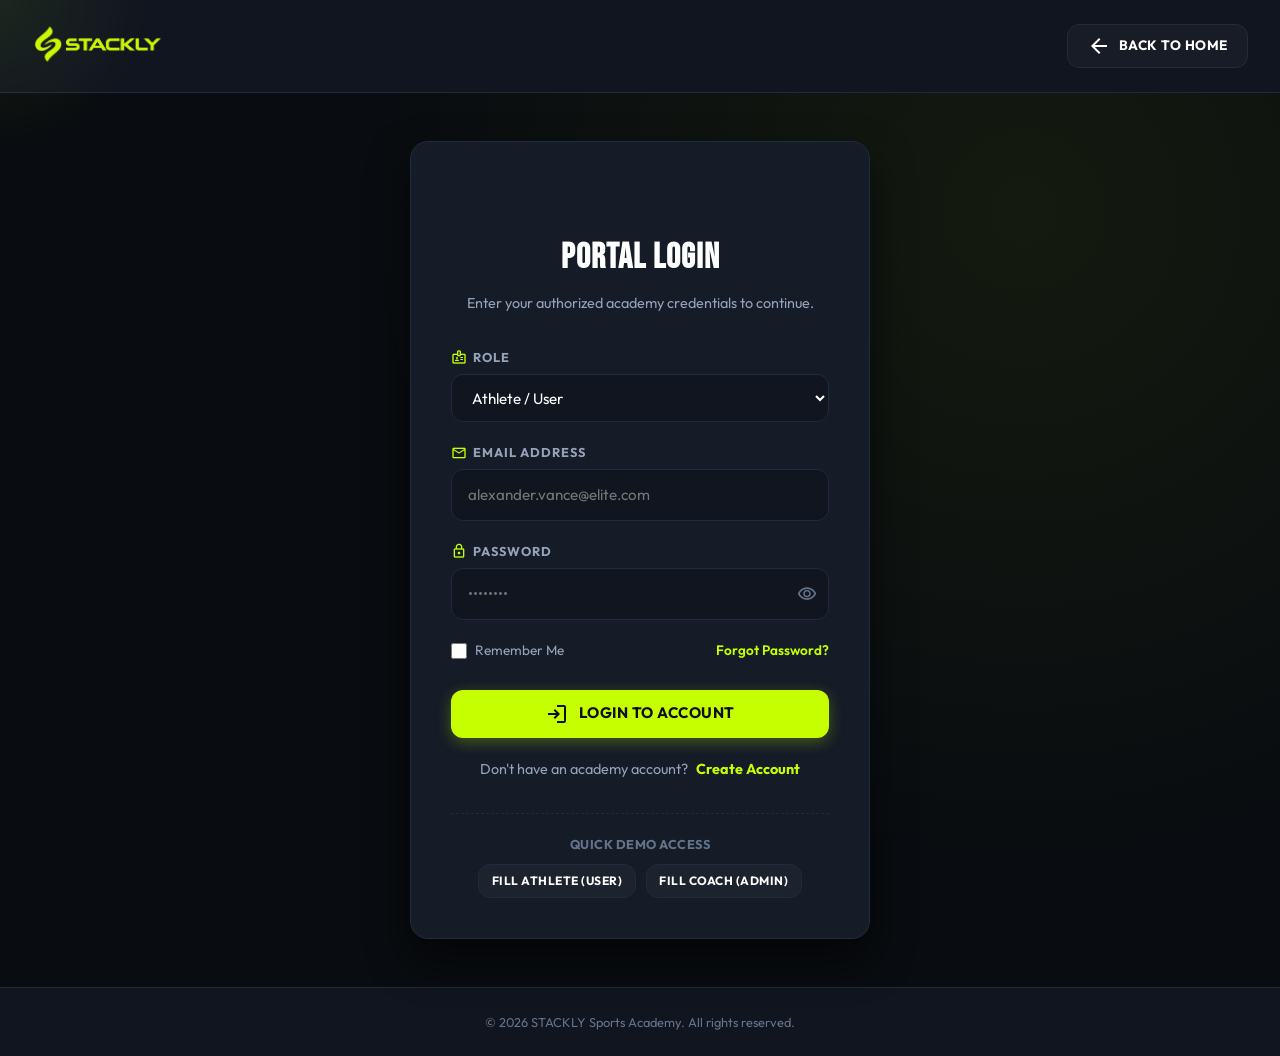
<file: login.html>
<!DOCTYPE html>
<html lang="en">
<head>
  <meta charset="UTF-8">
  <meta name="viewport" content="width=device-width, initial-scale=1.0">
  <title>Athlete & Coach Portal Login | STACKLY Sports Academy</title>
  <meta name="description" content="Secure portal login for STACKLY Sports Academy athletes, parents, and administrative staff.">
  <link rel="stylesheet" href="./css/style.css">
  <link rel="stylesheet" href="./css/responsive.css">
</head>
<body style="min-height:100vh; display:flex; flex-direction:column; background:radial-gradient(circle at 80% 20%, rgba(198,255,0,0.06) 0%, transparent 50%), var(--bg-dark);">

  <!-- Reading Scroll Progress Bar -->
  <div id="scroll-progress"></div>

  <!-- Top Navigation Header -->
  <header style="padding:1.5rem 2rem; display:flex; align-items:center; justify-content:space-between; border-bottom:1px solid var(--border-color); background:var(--bg-surface);">
    <!-- Top Left STACKLY Logo -->
    <a href="index.html" class="nav-logo">
      <img src="./images/logo-dark.webp" alt="STACKLY Logo" class="nav-logo-img">
    </a>

    <!-- Top Right Back To Home -->
    <a href="index.html" class="btn btn-outline btn-sm" style="display:inline-flex; align-items:center; gap:0.5rem;">
      <span class="material-symbols-outlined">arrow_back</span>
      <span>Back To Home</span>
    </a>
  </header>

  <!-- Login Form Wrapper -->
  <main style="flex-grow:1; display:flex; align-items:center; justify-content:center; padding:3rem 1.5rem;">
    <div style="background:var(--bg-card); border:1px solid var(--border-color); border-radius:var(--radius-lg); padding:2.5rem; width:100%; max-width:460px; box-shadow:var(--shadow-lg); position:relative;">
      
      <div style="text-align:center; margin-bottom:2rem;">
        <div class="section-tag" style="margin-bottom:0.75rem;">Secure Portal Access</div>
        <h1 style="font-family:var(--font-heading); font-size:2.2rem; color:var(--text-pure); text-transform:uppercase; letter-spacing:1px;">
          PORTAL <span>LOGIN</span>
        </h1>
        <p style="color:var(--text-secondary); font-size:0.9rem; margin-top:0.35rem;">
          Enter your authorized academy credentials to continue.
        </p>
      </div>

      <form id="loginForm" novalidate>
        <!-- Role Dropdown -->
        <div class="form-group" style="margin-bottom:1.25rem;">
          <label for="role">
            <span class="material-symbols-outlined">badge</span>
            <span>Role</span>
          </label>
          <select id="role" name="role" required class="form-select">
            <option value="">Select Portal Role</option>
            <option value="user" selected>Athlete / User</option>
            <option value="admin">Coach / Academy Admin</option>
          </select>
        </div>

        <!-- Email Field -->
        <div class="form-group" style="margin-bottom:1.25rem;">
          <label for="email">
            <span class="material-symbols-outlined">mail</span>
            <span>Email Address</span>
          </label>
          <input type="email" id="email" name="email" required placeholder="alexander.vance@elite.com" class="form-control">
        </div>

        <!-- Password Field -->
        <div class="form-group" style="margin-bottom:1.25rem;">
          <label for="password">
            <span class="material-symbols-outlined">lock</span>
            <span>Password</span>
          </label>
          <div style="position:relative;">
            <input type="password" id="password" name="password" required placeholder="••••••••" class="form-control" style="padding-right:2.8rem;">
            <button type="button" id="togglePass" aria-label="Toggle Password Visibility" style="position:absolute; right:12px; top:50%; transform:translateY(-50%); color:var(--text-muted); display:flex; align-items:center;">
              <span class="material-symbols-outlined" style="font-size:20px;">visibility</span>
            </button>
          </div>
        </div>

        <!-- Remember Me & Forgot Password -->
        <div style="display:flex; align-items:center; justify-content:space-between; margin-bottom:1.75rem; font-size:0.85rem;">
          <label style="display:flex; align-items:center; gap:0.5rem; cursor:pointer; color:var(--text-secondary); text-transform:none; font-weight:normal;">
            <input type="checkbox" id="rememberMe" style="accent-color:var(--accent-volt); width:16px; height:16px;">
            <span>Remember Me</span>
          </label>
          <!-- Mandatory requirement: Forgot Password must redirect to 404.html -->
          <a href="404.html" class="forgot-password-link" style="color:var(--accent-volt); font-weight:600;">
            Forgot Password?
          </a>
        </div>

        <!-- Login Button -->
        <button type="submit" class="btn btn-primary" style="width:100%; height:48px; margin-bottom:1.25rem;">
          <span class="material-symbols-outlined">login</span>
          <span>Login to Account</span>
        </button>

        <!-- Register Link -->
        <div style="text-align:center; font-size:0.9rem; color:var(--text-secondary);">
          Don't have an academy account? 
          <a href="register.html" style="color:var(--accent-volt); font-weight:700; margin-left:0.3rem;">Create Account</a>
        </div>
      </form>

      <!-- Quick Demo Account Fillers -->
      <div style="margin-top:2rem; padding-top:1.25rem; border-top:1px dashed var(--border-color); font-size:0.8rem; color:var(--text-muted); text-align:center;">
        <div style="margin-bottom:0.6rem; font-weight:700; text-transform:uppercase; letter-spacing:0.5px;">Quick Demo Access</div>
        <div style="display:flex; gap:0.6rem; justify-content:center;">
          <button type="button" id="fillUserDemo" class="btn btn-outline btn-sm" style="font-size:0.75rem; padding:0.4rem 0.8rem;">
            Fill Athlete (User)
          </button>
          <button type="button" id="fillAdminDemo" class="btn btn-outline btn-sm" style="font-size:0.75rem; padding:0.4rem 0.8rem;">
            Fill Coach (Admin)
          </button>
        </div>
      </div>

    </div>
  </main>

  <footer style="padding:1.5rem; text-align:center; font-size:0.8rem; color:var(--text-muted); border-top:1px solid var(--border-color); background:var(--bg-surface);">
    &copy; 2026 STACKLY Sports Academy. All rights reserved.
  </footer>

  <script src="./js/main.js"></script>
  <script src="./js/auth.js"></script>
  <script>
    // Password toggle
    const toggleBtn = document.getElementById('togglePass');
    const passInput = document.getElementById('password');
    if (toggleBtn && passInput) {
      toggleBtn.addEventListener('click', () => {
        const isPass = passInput.type === 'password';
        passInput.type = isPass ? 'text' : 'password';
        toggleBtn.innerHTML = `<span class="material-symbols-outlined" style="font-size:20px;">${isPass ? 'visibility_off' : 'visibility'}</span>`;
      });
    }

    // Demo Fillers
    document.getElementById('fillUserDemo')?.addEventListener('click', () => {
      document.getElementById('role').value = 'user';
      document.getElementById('email').value = 'alexander.vance@elite.com';
      document.getElementById('password').value = 'User123!';
    });

    document.getElementById('fillAdminDemo')?.addEventListener('click', () => {
      document.getElementById('role').value = 'admin';
      document.getElementById('email').value = 'admin@stackly.com';
      document.getElementById('password').value = 'Admin123!';
    });
  </script>
</body>
</html>
</file>
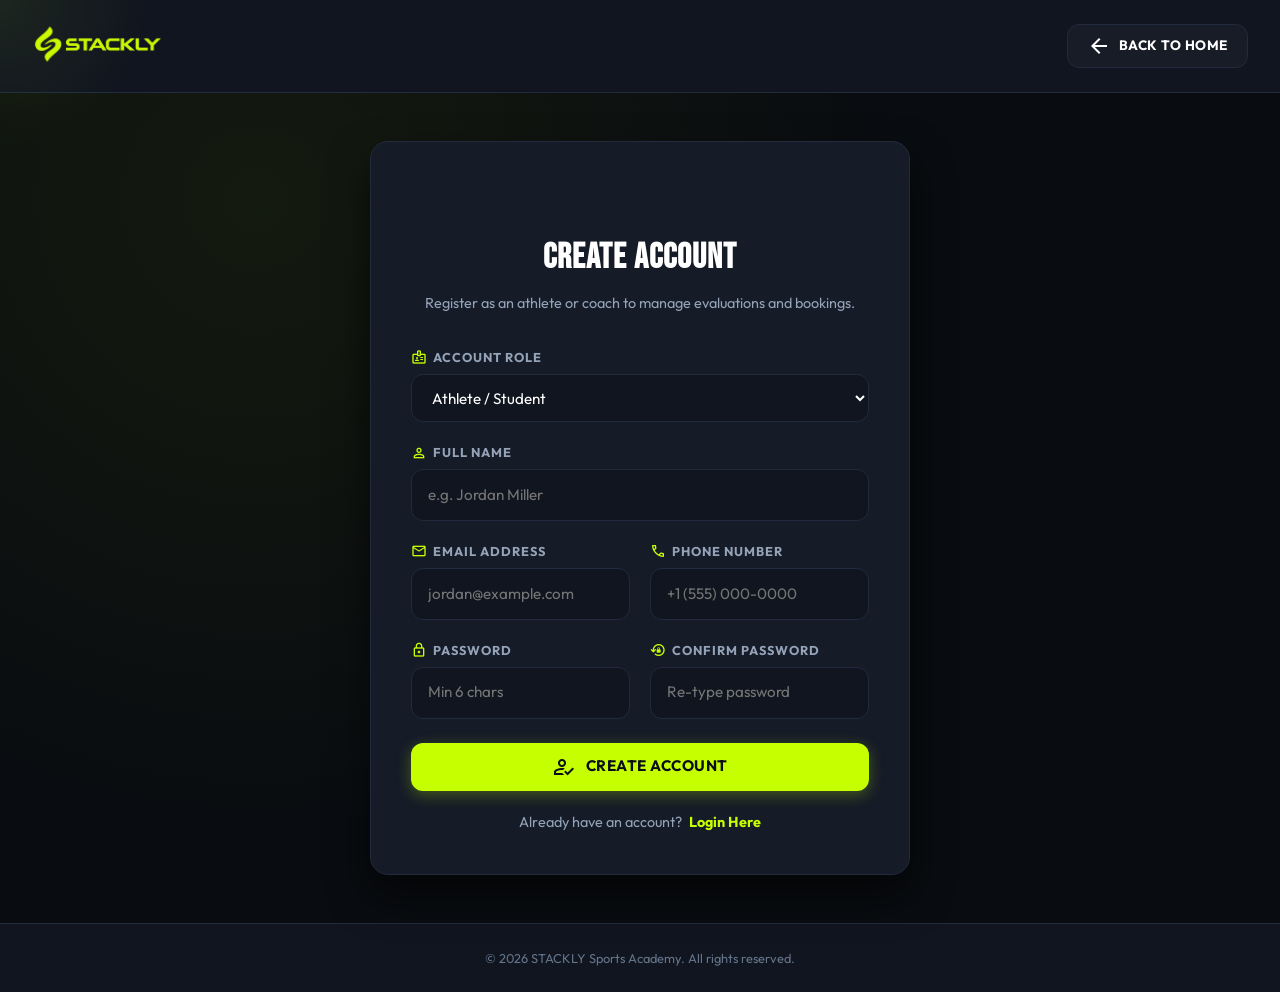
<file: register.html>
<!DOCTYPE html>
<html lang="en">
<head>
  <meta charset="UTF-8">
  <meta name="viewport" content="width=device-width, initial-scale=1.0">
  <title>Athlete & Coach Registration | STACKLY Sports Academy</title>
  <meta name="description" content="Register an athlete or coaching profile at STACKLY Sports Academy for season admissions and trials.">
  <link rel="stylesheet" href="./css/style.css">
  <link rel="stylesheet" href="./css/responsive.css">
</head>
<body style="min-height:100vh; display:flex; flex-direction:column; background:radial-gradient(circle at 20% 20%, rgba(198,255,0,0.06) 0%, transparent 50%), var(--bg-dark);">

  <!-- Reading Scroll Progress Bar -->
  <div id="scroll-progress"></div>

  <!-- Top Header -->
  <header style="padding:1.5rem 2rem; display:flex; align-items:center; justify-content:space-between; border-bottom:1px solid var(--border-color); background:var(--bg-surface);">
    <a href="index.html" class="nav-logo">
      <img src="./images/logo-dark.webp" alt="STACKLY Logo" class="nav-logo-img">
    </a>

    <a href="index.html" class="btn btn-outline btn-sm" style="display:inline-flex; align-items:center; gap:0.5rem;">
      <span class="material-symbols-outlined">arrow_back</span>
      <span>Back To Home</span>
    </a>
  </header>

  <!-- Register Form Container -->
  <main style="flex-grow:1; display:flex; align-items:center; justify-content:center; padding:3rem 1.5rem;">
    <div style="background:var(--bg-card); border:1px solid var(--border-color); border-radius:var(--radius-lg); padding:2.5rem; width:100%; max-width:540px; box-shadow:var(--shadow-lg); position:relative;">
      
      <div style="text-align:center; margin-bottom:2rem;">
        <div class="section-tag" style="margin-bottom:0.75rem;">Join The Academy</div>
        <h1 style="font-family:var(--font-heading); font-size:2.2rem; color:var(--text-pure); text-transform:uppercase; letter-spacing:1px;">
          CREATE <span>ACCOUNT</span>
        </h1>
        <p style="color:var(--text-secondary); font-size:0.9rem; margin-top:0.35rem;">
          Register as an athlete or coach to manage evaluations and bookings.
        </p>
      </div>

      <form id="registerForm" novalidate>
        <!-- Role Selection -->
        <div class="form-group" style="margin-bottom:1.25rem;">
          <label for="role">
            <span class="material-symbols-outlined">badge</span>
            <span>Account Role</span>
          </label>
          <select id="role" name="role" required class="form-select">
            <option value="user" selected>Athlete / Student</option>
            <option value="admin">Coach / Academy Staff</option>
          </select>
        </div>

        <!-- Full Name -->
        <div class="form-group" style="margin-bottom:1.25rem;">
          <label for="name">
            <span class="material-symbols-outlined">person</span>
            <span>Full Name</span>
          </label>
          <input type="text" id="name" name="name" required placeholder="e.g. Jordan Miller" class="form-control">
        </div>

        <div class="dash-form-grid" style="margin-bottom:1.25rem;">
          <!-- Email -->
          <div class="form-group">
            <label for="email">
              <span class="material-symbols-outlined">mail</span>
              <span>Email Address</span>
            </label>
            <input type="email" id="email" name="email" required placeholder="jordan@example.com" class="form-control">
          </div>

          <!-- Phone -->
          <div class="form-group">
            <label for="phone">
              <span class="material-symbols-outlined">call</span>
              <span>Phone Number</span>
            </label>
            <input type="tel" id="phone" name="phone" required placeholder="+1 (555) 000-0000" class="form-control">
          </div>
        </div>

        <div class="dash-form-grid" style="margin-bottom:1.5rem;">
          <!-- Password -->
          <div class="form-group">
            <label for="password">
              <span class="material-symbols-outlined">lock</span>
              <span>Password</span>
            </label>
            <input type="password" id="password" name="password" required placeholder="Min 6 chars" class="form-control">
          </div>

          <!-- Confirm Password -->
          <div class="form-group">
            <label for="confirmPassword">
              <span class="material-symbols-outlined">lock_reset</span>
              <span>Confirm Password</span>
            </label>
            <input type="password" id="confirmPassword" name="confirmPassword" required placeholder="Re-type password" class="form-control">
          </div>
        </div>

        <!-- Submit Button -->
        <button type="submit" class="btn btn-primary" style="width:100%; height:48px; margin-bottom:1.25rem;">
          <span class="material-symbols-outlined">how_to_reg</span>
          <span>Create Account</span>
        </button>

        <!-- Existing account link -->
        <div style="text-align:center; font-size:0.9rem; color:var(--text-secondary);">
          Already have an account? 
          <a href="login.html" style="color:var(--accent-volt); font-weight:700; margin-left:0.3rem;">Login Here</a>
        </div>
      </form>

    </div>
  </main>

  <footer style="padding:1.5rem; text-align:center; font-size:0.8rem; color:var(--text-muted); border-top:1px solid var(--border-color); background:var(--bg-surface);">
    &copy; 2026 STACKLY Sports Academy. All rights reserved.
  </footer>

  <script src="./js/main.js"></script>
  <script src="./js/auth.js"></script>
</body>
</html>
</file>
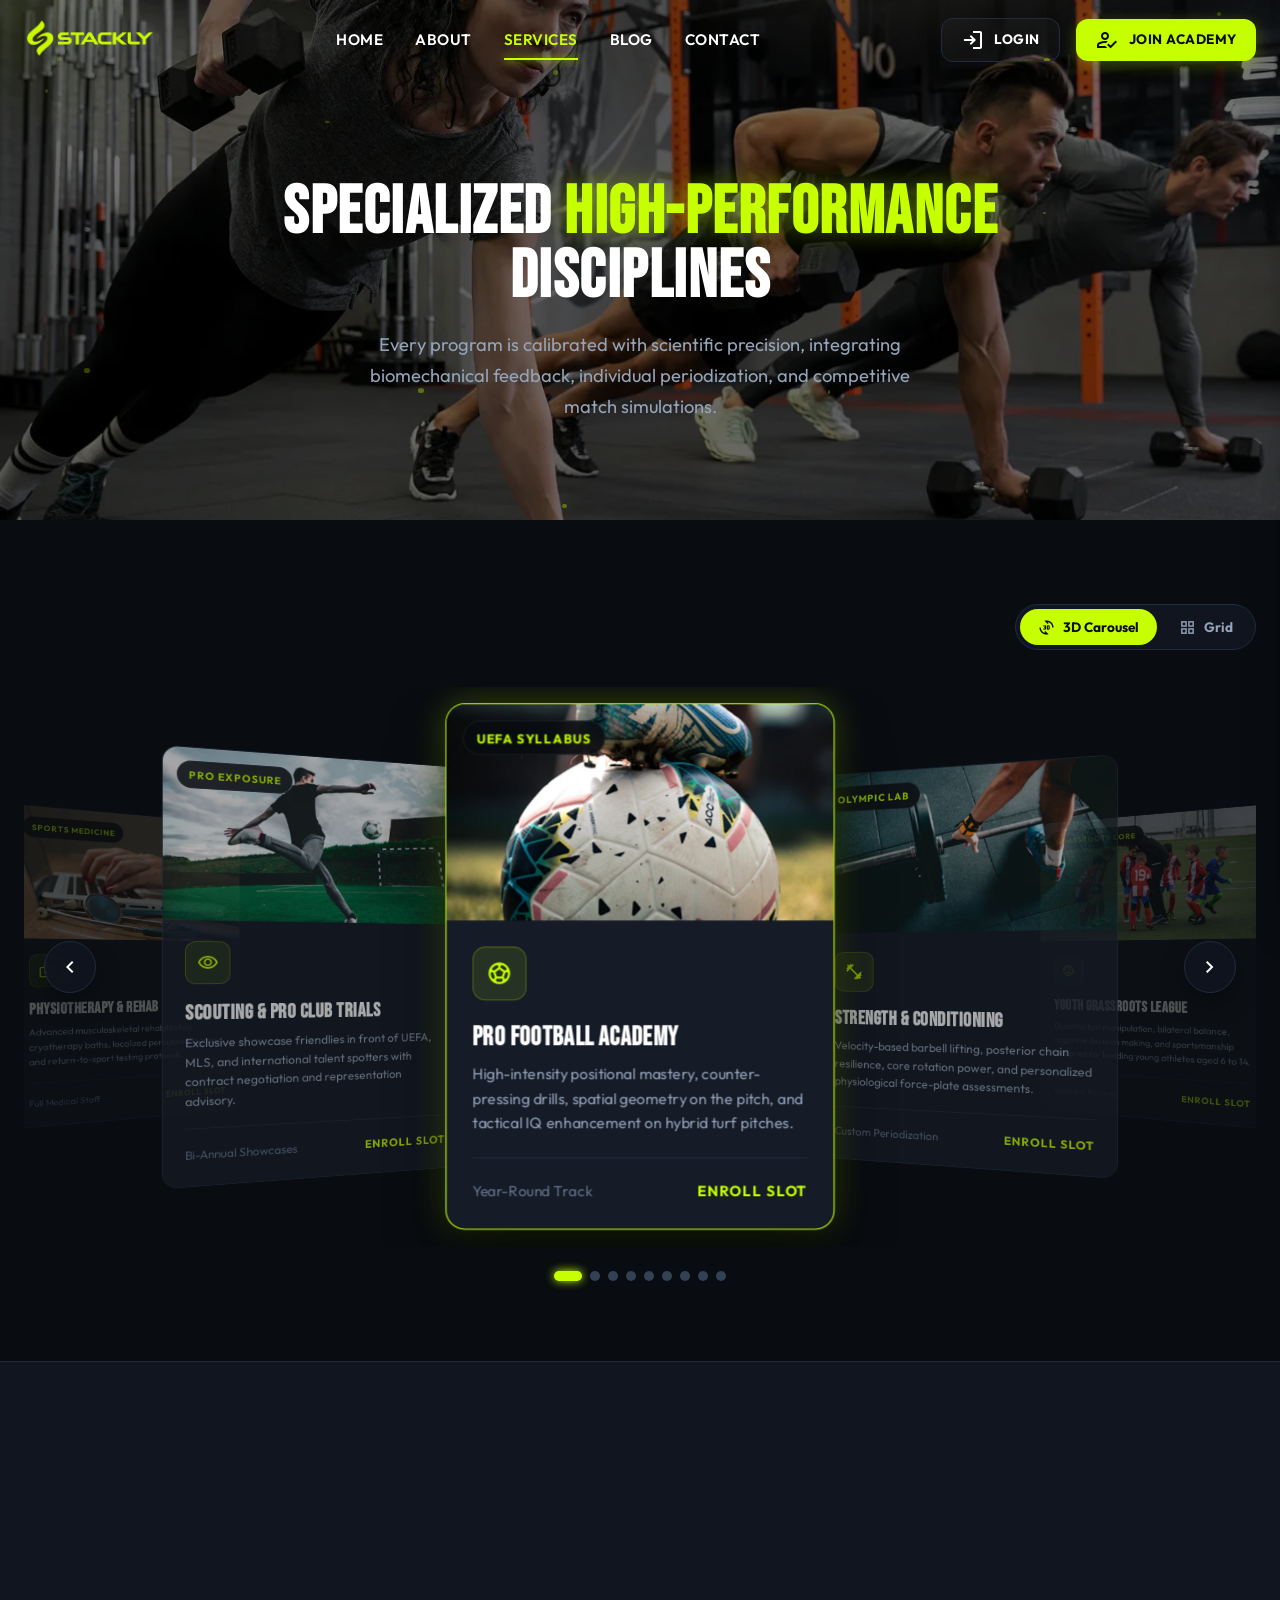
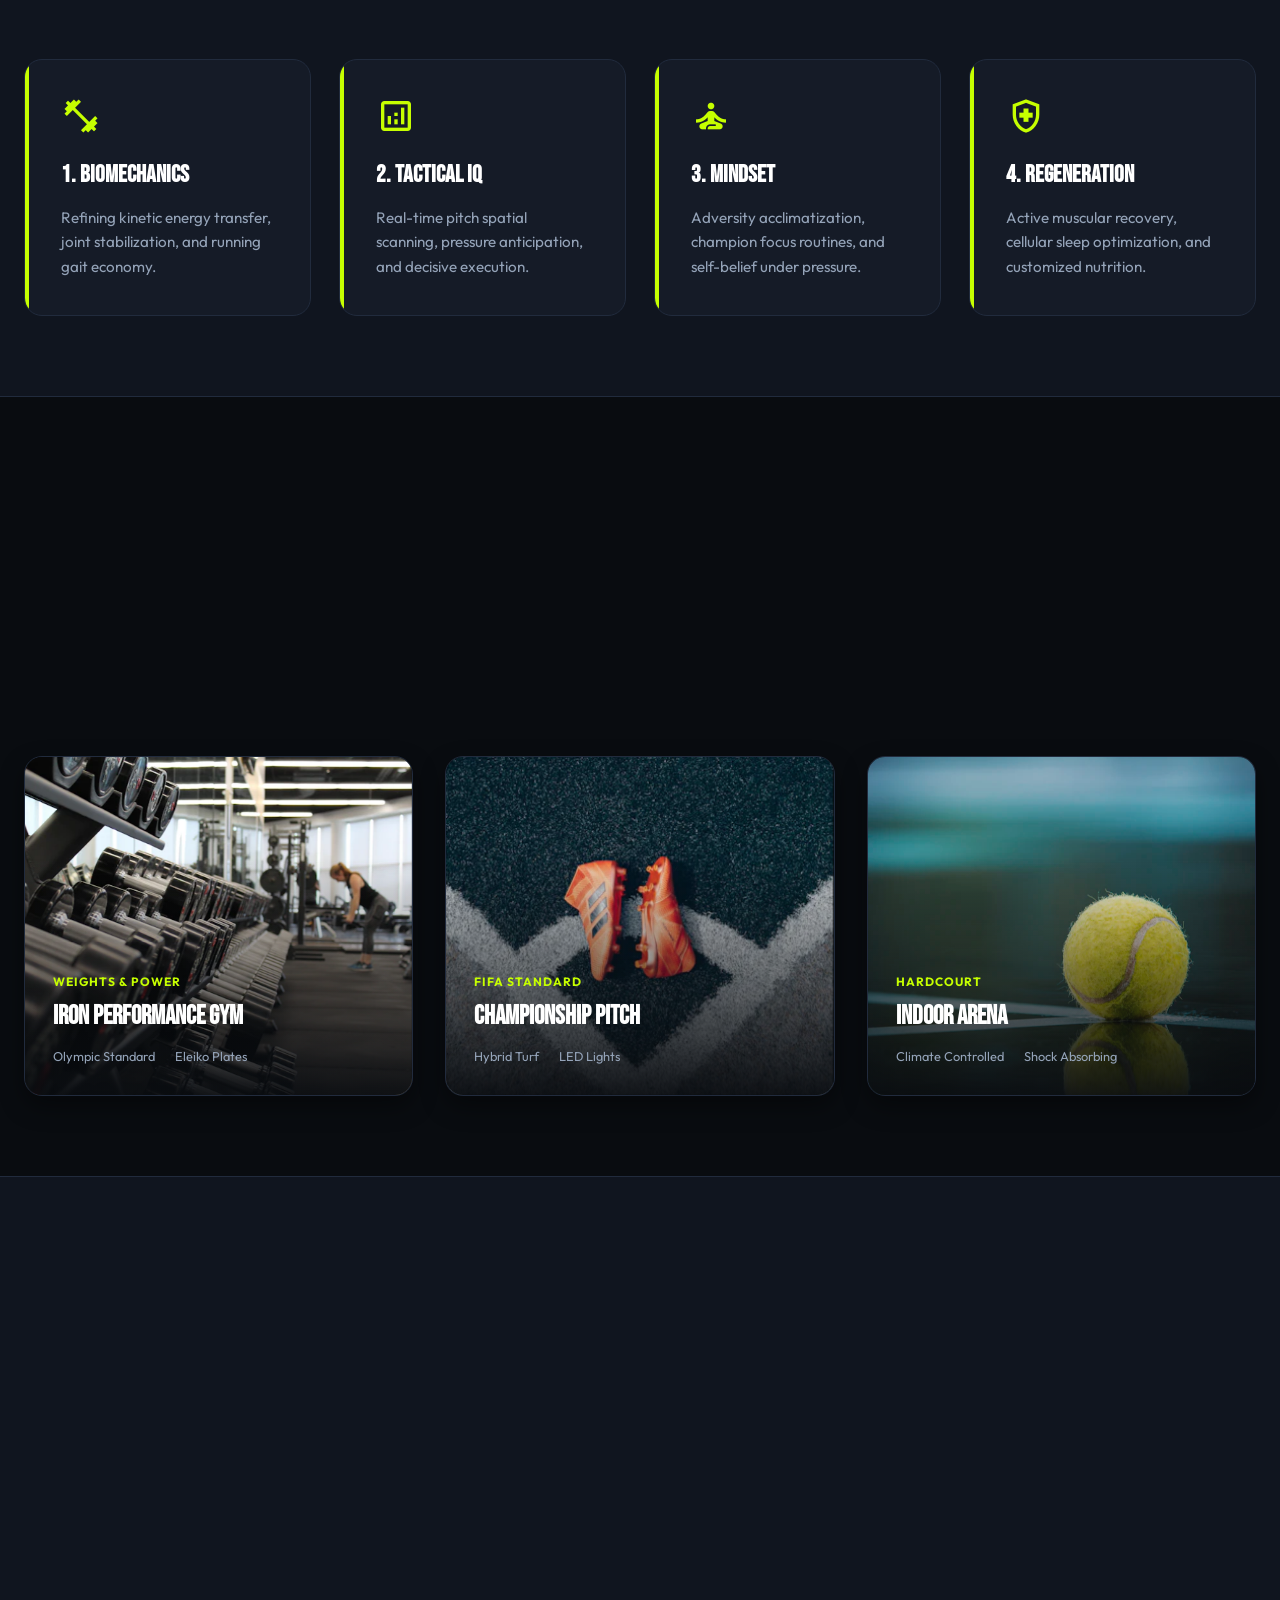
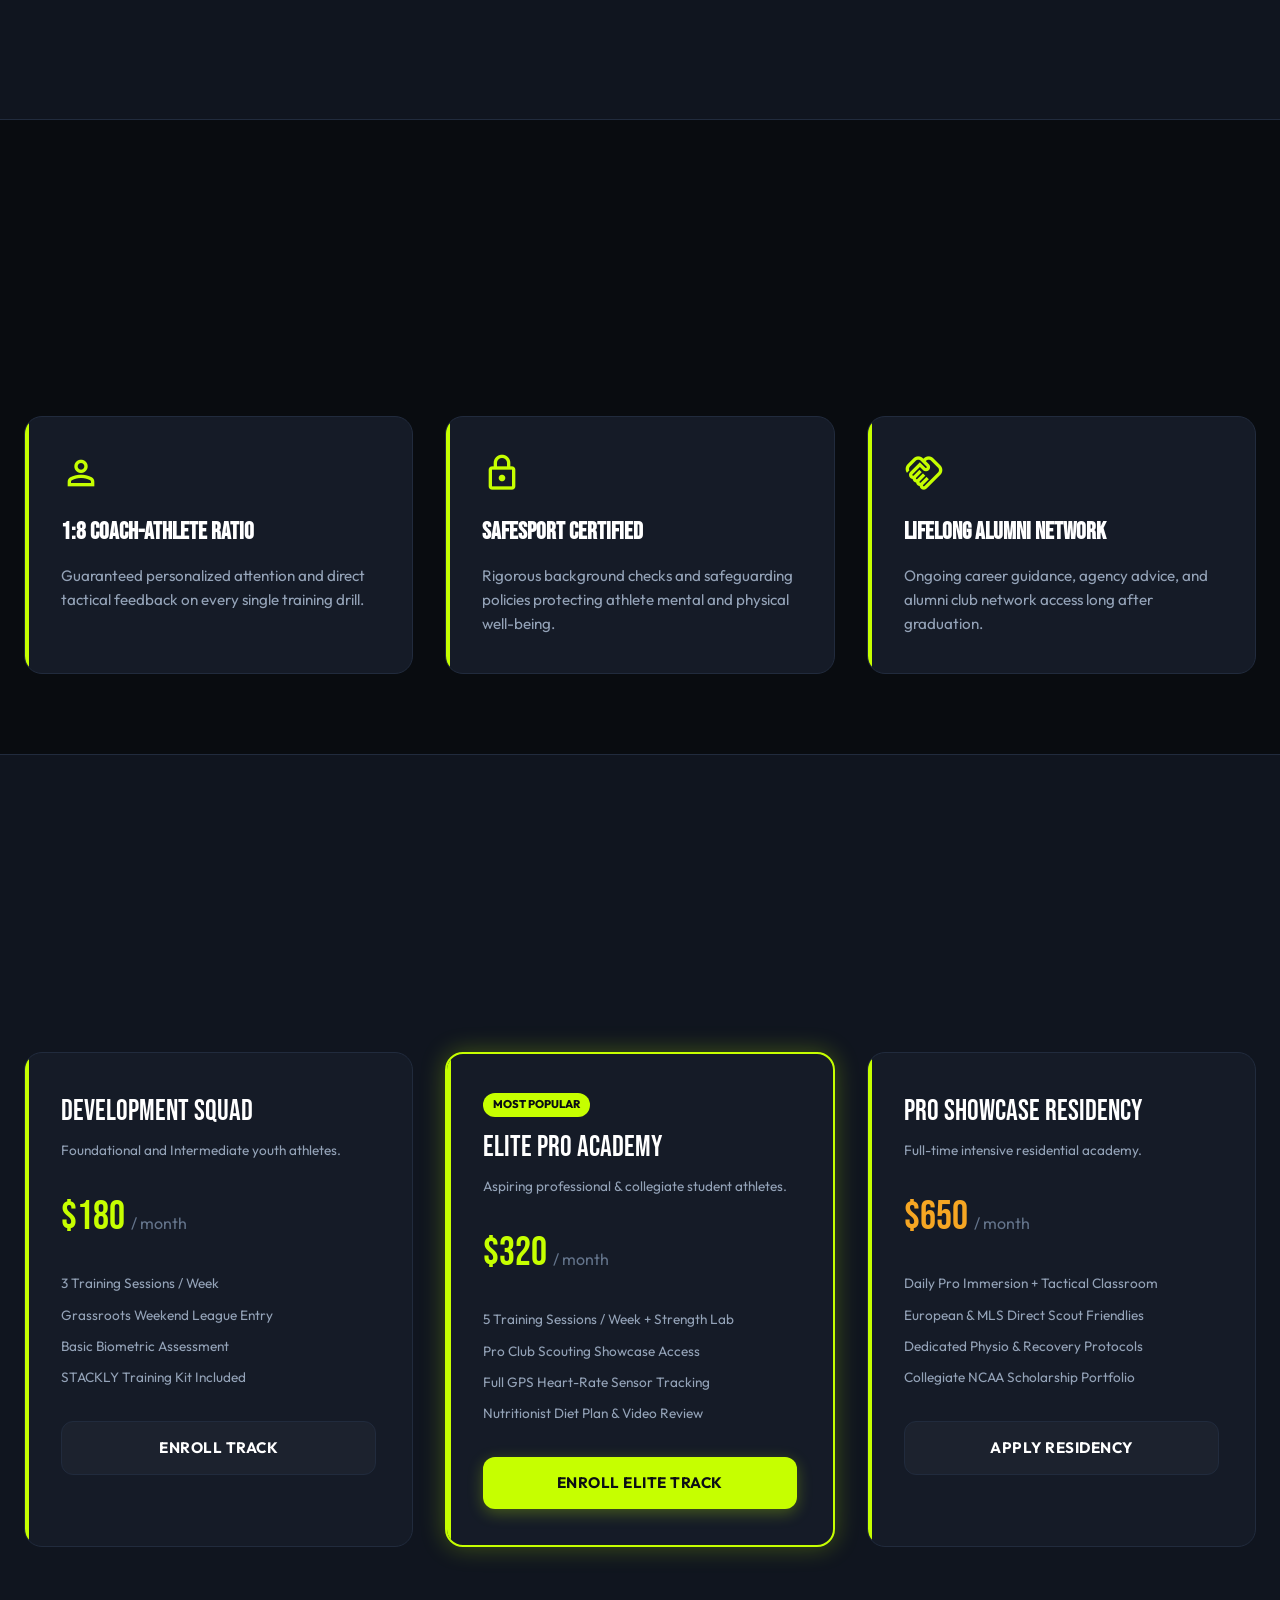
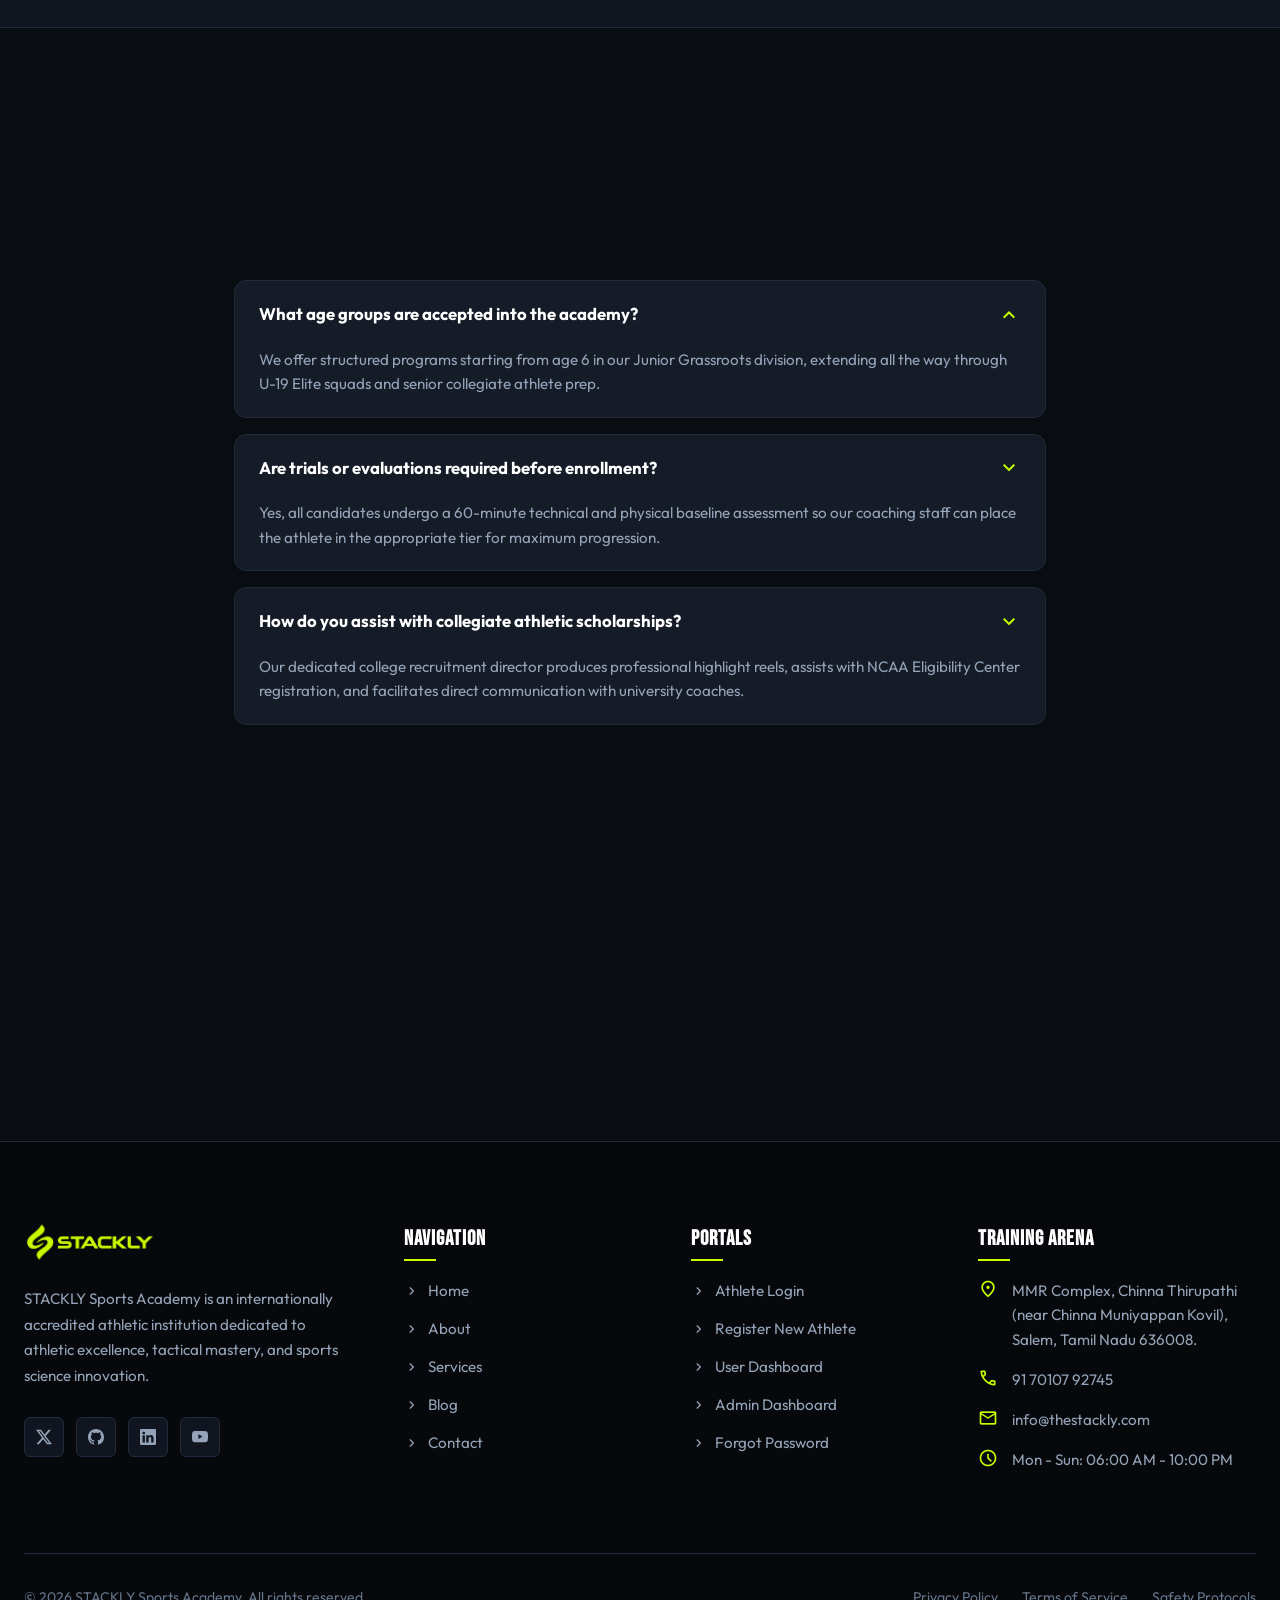
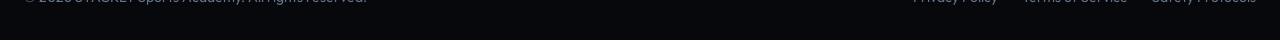
<file: services.html>
<!DOCTYPE html>
<html lang="en">

<head>
  <meta charset="UTF-8">
  <meta name="viewport" content="width=device-width, initial-scale=1.0">
  <title>Elite Athletic Services & Training Disciplines | STACKLY Sports Academy</title>
  <meta name="description"
    content="Explore 9 comprehensive athletic development disciplines at STACKLY Sports Academy, including Pro Football, Strength Conditioning, Goalkeeping, and Scouting Trials.">
  <link rel="stylesheet" href="./css/style.css">
  <link rel="stylesheet" href="./css/responsive.css">
  <style>
    html,
    body {
      overflow-x: hidden !important
    }
  </style>
</head>

<body>

  <!-- Reading Scroll Progress Bar -->
  <div id="scroll-progress"></div>

  <!-- Preloader -->
  <div id="preloader">
    <div class="loader-emblem">
      <div class="loader-ring"></div>
      <span class="material-symbols-outlined loader-icon">fitness_center</span>
    </div>
    <div class="loader-text">STACKLY ACADEMY</div>
    <div class="loader-bar">
      <div class="loader-bar-fill"></div>
    </div>
  </div>

  <!-- Header -->
  <header class="site-header">
    <div class="container header-container">
      <a href="index.html" class="nav-logo">
        <img src="./images/logo-dark.webp" alt="STACKLY Logo" class="nav-logo-img">
      </a>

      <nav class="desktop-nav">
        <a href="index.html" class="nav-link">Home</a>
        <a href="about.html" class="nav-link">About</a>
        <a href="services.html" class="nav-link active">Services</a>
        <a href="blog.html" class="nav-link">Blog</a>
        <a href="contact.html" class="nav-link">Contact</a>
      </nav>

      <div class="header-actions">
        <a href="login.html" class="btn btn-outline btn-sm">
          <span class="material-symbols-outlined">login</span>
          <span>Login</span>
        </a>
        <a href="register.html" class="btn btn-primary btn-sm">
          <span class="material-symbols-outlined">how_to_reg</span>
          <span>Join Academy</span>
        </a>
        <button class="mobile-hamburger" aria-label="Open Mobile Menu">
          <span class="material-symbols-outlined">menu</span>
        </button>
      </div>
    </div>
  </header>

  <!-- Mobile Drawer Menu -->
  <div class="mobile-nav-overlay"></div>
  <div class="mobile-nav-drawer">
    <div class="mobile-drawer-header">
      <a href="index.html" class="nav-logo">
        <img src="./images/logo-dark.webp" alt="STACKLY Logo" class="nav-logo-img">
      </a>
      <button class="mobile-drawer-close" aria-label="Close Menu">
        <span class="material-symbols-outlined">close</span>
      </button>
    </div>

    <div class="mobile-drawer-links">
      <a href="index.html" class="mobile-drawer-link">
        <span class="material-symbols-outlined">home</span>
        <span>Home</span>
      </a>
      <a href="about.html" class="mobile-drawer-link">
        <span class="material-symbols-outlined">info</span>
        <span>About</span>
      </a>
      <a href="services.html" class="mobile-drawer-link active">
        <span class="material-symbols-outlined">sports</span>
        <span>Services</span>
      </a>
      <a href="blog.html" class="mobile-drawer-link">
        <span class="material-symbols-outlined">article</span>
        <span>Blog</span>
      </a>
      <a href="contact.html" class="mobile-drawer-link">
        <span class="material-symbols-outlined">alternate_email</span>
        <span>Contact</span>
      </a>
    </div>

    <div class="mobile-drawer-actions">
      <a href="login.html" class="btn btn-primary" style="width: 100%;">
        <span class="material-symbols-outlined">login</span>
        <span>Login to Portal</span>
      </a>
      <a href="register.html" class="btn btn-outline" style="width: 100%;">
        <span class="material-symbols-outlined">person_add</span>
        <span>Register Athlete</span>
      </a>
    </div>
  </div>

  <main>
    <!-- SECTION 1: Services Hero -->
    <section class="hero-section hero-section-services" style="min-height:55vh; padding-bottom:3rem;">
      <div class="hero-bg-grid"></div>
      <div class="container" style="position:relative; z-index:2; text-align:center; max-width:850px;">
        <div class="section-tag">
          <span class="material-symbols-outlined">sports</span>
          <span>Training Disciplines</span>
        </div>
        <h1 class="hero-title" style="font-size:clamp(2.5rem, 6vw, 4.2rem); margin-bottom:1.2rem;">
          SPECIALIZED <span class="glow-text">HIGH-PERFORMANCE</span> DISCIPLINES
        </h1>
        <p class="hero-desc" style="margin:0 auto 2rem auto;">
          Every program is calibrated with scientific precision, integrating biomechanical feedback, individual
          periodization, and competitive match simulations.
        </p>
      </div>
    </section>

    <!-- SECTION 2: The 9 Core Services Cards -->
    <section class="section-padding">
      <div class="container">
        <div class="carousel-3d-wrapper" id="servicesCarousel">

          <div class="carousel-3d-header">
            <div class="section-tag">
              <span class="material-symbols-outlined">view_carousel</span>
              <span>9 Elite Training Disciplines</span>
            </div>
            <div class="carousel-view-toggle" role="group" aria-label="Toggle carousel or grid view">
              <button type="button" class="carousel-toggle-btn active" data-view="carousel">
                <span class="material-symbols-outlined" style="font-size:17px;">3d_rotation</span>
                <span>3D Carousel</span>
              </button>
              <button type="button" class="carousel-toggle-btn" data-view="grid">
                <span class="material-symbols-outlined" style="font-size:17px;">grid_view</span>
                <span>Grid</span>
              </button>
            </div>
          </div>

          <div class="carousel-3d-stage" tabindex="0"
            aria-label="Training disciplines carousel. Use the left and right arrow keys to browse disciplines.">
            <button type="button" class="carousel-3d-nav-btn prev" aria-label="Previous discipline">
              <span class="material-symbols-outlined">chevron_left</span>
            </button>

            <div class="carousel-3d-track">
              <!-- Service 1 -->
              <div class="carousel-3d-card pos-center" aria-hidden="false">
                <div class="service-card-media">
                  <img src="./images/service-1.webp" alt="Pro Football Academy" class="service-card-img"
                    loading="eager">
                  <span class="service-card-badge">UEFA Syllabus</span>
                </div>
                <div class="service-card-body">
                  <div class="service-icon-wrap">
                    <span class="material-symbols-outlined">sports_soccer</span>
                  </div>
                  <h3 class="service-card-title">Pro Football Academy</h3>
                  <p class="service-card-desc">
                    High-intensity positional mastery, counter-pressing drills, spatial geometry on the pitch, and
                    tactical IQ enhancement on hybrid turf pitches.
                  </p>
                  <div class="service-card-footer">
                    <span style="font-size:0.85rem; color:var(--text-muted);">Year-Round Track</span>
                    <a href="register.html" class="card-link">
                      <span>Enroll Slot</span>
                    </a>
                  </div>
                </div>
              </div>

              <!-- Service 2 -->
              <div class="carousel-3d-card pos-right-1" aria-hidden="true">
                <div class="service-card-media">
                  <img src="./images/service-2.webp" alt="Strength & Conditioning" class="service-card-img"
                    loading="eager">
                  <span class="service-card-badge">Olympic Lab</span>
                </div>
                <div class="service-card-body">
                  <div class="service-icon-wrap">
                    <span class="material-symbols-outlined">fitness_center</span>
                  </div>
                  <h3 class="service-card-title">Strength & Conditioning</h3>
                  <p class="service-card-desc">
                    Velocity-based barbell lifting, posterior chain resilience, core rotation power, and personalized
                    physiological force-plate assessments.
                  </p>
                  <div class="service-card-footer">
                    <span style="font-size:0.85rem; color:var(--text-muted);">Custom Periodization</span>
                    <a href="register.html" class="card-link">
                      <span>Enroll Slot</span>
                    </a>
                  </div>
                </div>
              </div>

              <!-- Service 3 -->
              <div class="carousel-3d-card pos-right-2" aria-hidden="true">
                <div class="service-card-media">
                  <img src="./images/service-3.webp" alt="Youth Grassroots Development" class="service-card-img"
                    loading="eager">
                  <span class="service-card-badge">Grassroots Core</span>
                </div>
                <div class="service-card-body">
                  <div class="service-icon-wrap">
                    <span class="material-symbols-outlined">child_care</span>
                  </div>
                  <h3 class="service-card-title">Youth Grassroots League</h3>
                  <p class="service-card-desc">
                    Dynamic ball manipulation, bilateral balance, cognitive decision making, and sportsmanship designed
                    for budding young athletes aged 6 to 14.
                  </p>
                  <div class="service-card-footer">
                    <span style="font-size:0.85rem; color:var(--text-muted);">Weekend Fixtures</span>
                    <a href="register.html" class="card-link">
                      <span>Enroll Slot</span>
                    </a>
                  </div>
                </div>
              </div>

              <!-- Service 4 -->
              <div class="carousel-3d-card pos-hidden" aria-hidden="true">
                <div class="service-card-media">
                  <img src="./images/service-4.webp" alt="Tactical Video Analysis" class="service-card-img"
                    loading="eager">
                  <span class="service-card-badge">AI Metrics</span>
                </div>
                <div class="service-card-body">
                  <div class="service-icon-wrap">
                    <span class="material-symbols-outlined">analytics</span>
                  </div>
                  <h3 class="service-card-title">Tactical Match Analysis</h3>
                  <p class="service-card-desc">
                    4K drone aerial coverage, individual heatmaps, pass clustering models, and interactive coaching
                    video reviews in our multimedia theater.
                  </p>
                  <div class="service-card-footer">
                    <span style="font-size:0.85rem; color:var(--text-muted);">Match Debriefs</span>
                    <a href="register.html" class="card-link">
                      <span>Enroll Slot</span>
                    </a>
                  </div>
                </div>
              </div>

              <!-- Service 5 -->
              <div class="carousel-3d-card pos-hidden" aria-hidden="true">
                <div class="service-card-media">
                  <img src="./images/service-5.webp" alt="Goalkeeping Specialist Masterclass" class="service-card-img"
                    loading="eager">
                  <span class="service-card-badge">Elite Goalkeeper</span>
                </div>
                <div class="service-card-body">
                  <div class="service-icon-wrap">
                    <span class="material-symbols-outlined">sports_handball</span>
                  </div>
                  <h3 class="service-card-title">Goalkeeper Masterclasses</h3>
                  <p class="service-card-desc">
                    Reflex diving biomechanics, cross interception, box communication, and laser-guided long
                    distribution directed by pro goalkeeping trainers.
                  </p>
                  <div class="service-card-footer">
                    <span style="font-size:0.85rem; color:var(--text-muted);">Ratio 4:1 Coach</span>
                    <a href="register.html" class="card-link">
                      <span>Enroll Slot</span>
                    </a>
                  </div>
                </div>
              </div>

              <!-- Service 6 -->
              <div class="carousel-3d-card pos-hidden" aria-hidden="true">
                <div class="service-card-media">
                  <img src="./images/service-6.webp" alt="Speed and Agility Acceleration" class="service-card-img"
                    loading="eager">
                  <span class="service-card-badge">Laser Timed</span>
                </div>
                <div class="service-card-body">
                  <div class="service-icon-wrap">
                    <span class="material-symbols-outlined">speed</span>
                  </div>
                  <h3 class="service-card-title">Speed, Agility & Quickness</h3>
                  <p class="service-card-desc">
                    Explosive first-step acceleration, curved running posture, deceleration braking, and reactive
                    plyometric hurdles for maximum game pace.
                  </p>
                  <div class="service-card-footer">
                    <span style="font-size:0.85rem; color:var(--text-muted);">Bi-Weekly Testing</span>
                    <a href="register.html" class="card-link">
                      <span>Enroll Slot</span>
                    </a>
                  </div>
                </div>
              </div>

              <!-- Service 7 -->
              <div class="carousel-3d-card pos-hidden" aria-hidden="true">
                <div class="service-card-media">
                  <img src="./images/service-7.webp" alt="Sports Nutrition & Dietetics" class="service-card-img"
                    loading="eager">
                  <span class="service-card-badge">Sports Fuel</span>
                </div>
                <div class="service-card-body">
                  <div class="service-icon-wrap">
                    <span class="material-symbols-outlined">nutrition</span>
                  </div>
                  <h3 class="service-card-title">Sports Nutrition & Dietetics</h3>
                  <p class="service-card-desc">
                    Metabolic rate testing, hydration electrolyte tracking, bespoke macronutrient meal plans, and
                    competition-day fueling protocols.
                  </p>
                  <div class="service-card-footer">
                    <span style="font-size:0.85rem; color:var(--text-muted);">1-on-1 Dietitian</span>
                    <a href="register.html" class="card-link">
                      <span>Enroll Slot</span>
                    </a>
                  </div>
                </div>
              </div>

              <!-- Service 8 -->
              <div class="carousel-3d-card pos-left-2" aria-hidden="true">
                <div class="service-card-media">
                  <img src="./images/service-8.webp" alt="Sports Physiotherapy & Rehab" class="service-card-img"
                    loading="eager">
                  <span class="service-card-badge">Sports Medicine</span>
                </div>
                <div class="service-card-body">
                  <div class="service-icon-wrap">
                    <span class="material-symbols-outlined">medical_services</span>
                  </div>
                  <h3 class="service-card-title">Physiotherapy & Rehab</h3>
                  <p class="service-card-desc">
                    Advanced musculoskeletal rehabilitation, cryotherapy baths, localized percussion therapy, and
                    return-to-sport testing protocols.
                  </p>
                  <div class="service-card-footer">
                    <span style="font-size:0.85rem; color:var(--text-muted);">Full Medical Staff</span>
                    <a href="register.html" class="card-link">
                      <span>Enroll Slot</span>
                    </a>
                  </div>
                </div>
              </div>

              <!-- Service 9 -->
              <div class="carousel-3d-card pos-left-1" aria-hidden="true">
                <div class="service-card-media">
                  <img src="./images/service-9.webp" alt="Tournament Scouting & Pro Trials" class="service-card-img"
                    loading="eager">
                  <span class="service-card-badge">Pro Exposure</span>
                </div>
                <div class="service-card-body">
                  <div class="service-icon-wrap">
                    <span class="material-symbols-outlined">visibility</span>
                  </div>
                  <h3 class="service-card-title">Scouting & Pro Club Trials</h3>
                  <p class="service-card-desc">
                    Exclusive showcase friendlies in front of UEFA, MLS, and international talent spotters with contract
                    negotiation and representation advisory.
                  </p>
                  <div class="service-card-footer">
                    <span style="font-size:0.85rem; color:var(--text-muted);">Bi-Annual Showcases</span>
                    <a href="register.html" class="card-link">
                      <span>Enroll Slot</span>
                    </a>
                  </div>
                </div>
              </div>

            </div><!-- /carousel-3d-track -->

            <button type="button" class="carousel-3d-nav-btn next" aria-label="Next discipline">
              <span class="material-symbols-outlined">chevron_right</span>
            </button>
          </div><!-- /carousel-3d-stage -->

          <div class="carousel-3d-dots" role="group" aria-label="Choose a discipline"></div>
        </div><!-- /carousel-3d-wrapper -->
      </div>
    </section>

    <!-- SECTION 3: The 4-Pillar Training Methodology -->
    <section class="section-padding"
      style="background:var(--bg-surface); border-top:1px solid var(--border-color); border-bottom:1px solid var(--border-color);">
      <div class="container">
        <div class="section-header reveal-init">
          <div class="section-tag">
            <span class="material-symbols-outlined">psychology</span>
            <span>Systematic Progression</span>
          </div>
          <h2 class="section-title">THE 4-PILLAR <span>TRAINING MATRIX</span></h2>
          <p class="section-subtitle">
            How we translate scientific methodology into unstoppable on-field athletic dominance.
          </p>
        </div>

        <div class="grid-4">
          <div class="safety-card reveal-init">
            <span class="material-symbols-outlined safety-icon">fitness_center</span>
            <h3 class="safety-title">1. Biomechanics</h3>
            <p class="safety-desc">Refining kinetic energy transfer, joint stabilization, and running gait economy.</p>
          </div>
          <div class="safety-card reveal-init">
            <span class="material-symbols-outlined safety-icon">analytics</span>
            <h3 class="safety-title">2. Tactical IQ</h3>
            <p class="safety-desc">Real-time pitch spatial scanning, pressure anticipation, and decisive execution.</p>
          </div>
          <div class="safety-card reveal-init">
            <span class="material-symbols-outlined safety-icon">self_improvement</span>
            <h3 class="safety-title">3. Mindset</h3>
            <p class="safety-desc">Adversity acclimatization, champion focus routines, and self-belief under pressure.
            </p>
          </div>
          <div class="safety-card reveal-init">
            <span class="material-symbols-outlined safety-icon">health_and_safety</span>
            <h3 class="safety-title">4. Regeneration</h3>
            <p class="safety-desc">Active muscular recovery, cellular sleep optimization, and customized nutrition.</p>
          </div>
        </div>
      </div>
    </section>

    <!-- SECTION 4: Facilities Infrastructure -->
    <section class="section-padding">
      <div class="container">
        <div class="section-header reveal-init">
          <div class="section-tag">
            <span class="material-symbols-outlined">stadium</span>
            <span>World-Class Arenas</span>
          </div>
          <h2 class="section-title">WORLD-CLASS <span>EQUIPMENT & INFRASTRUCTURE</span></h2>
          <p class="section-subtitle">Olympic caliber training environments built to test and accelerate athletic
            prowess.</p>
        </div>

        <div class="grid-3">
          <div class="arena-card reveal-init">
            <img src="./images/gym-bg.webp" alt="High tech gym equipment" class="arena-img" loading="lazy">
            <div class="arena-gradient"></div>
            <div class="arena-content">
              <div class="arena-badge">Weights & Power</div>
              <h3 class="arena-name">Iron Performance Gym</h3>
              <div class="arena-specs"><span>Olympic Standard</span><span>Eleiko Plates</span></div>
            </div>
          </div>

          <div class="arena-card reveal-init">
            <img src="./images/turf-pitch.webp" alt="Championship turf pitch" class="arena-img" loading="lazy">
            <div class="arena-gradient"></div>
            <div class="arena-content">
              <div class="arena-badge">FIFA Standard</div>
              <h3 class="arena-name">Championship Pitch</h3>
              <div class="arena-specs"><span>Hybrid Turf</span><span>LED Lights</span></div>
            </div>
          </div>

          <div class="arena-card reveal-init">
            <img src="./images/arena-3.webp" alt="Indoor basketball hardcourt" class="arena-img" loading="lazy">
            <div class="arena-gradient"></div>
            <div class="arena-content">
              <div class="arena-badge">Hardcourt</div>
              <h3 class="arena-name">Indoor Arena</h3>
              <div class="arena-specs"><span>Climate Controlled</span><span>Shock Absorbing</span></div>
            </div>
          </div>
        </div>
      </div>
    </section>

    <!-- SECTION 5: Biometric Performance Testing -->
    <section class="section-padding"
      style="background:var(--bg-surface); border-top:1px solid var(--border-color); border-bottom:1px solid var(--border-color);">
      <div class="container">
        <div class="grid-2" style="align-items:center;">
          <div class="reveal-init">
            <div class="section-tag">
              <span class="material-symbols-outlined">biathlon</span>
              <span>Data-Driven Development</span>
            </div>
            <h2 class="section-title">PRECISION <span>ATHLETE TESTING</span></h2>
            <p class="section-subtitle" style="margin-bottom:1.5rem;">
              We eliminate guesswork. Every enrolled athlete receives an individualized biometric passport updated
              quarterly to track development metrics.
            </p>
            <ul
              style="display:flex; flex-direction:column; gap:0.85rem; padding:0px 20px; color:var(--text-secondary);">
              <li style="display:flex; align-items:center; gap:0.75rem;">
                <span class="material-symbols-outlined" style="color:var(--accent-volt);">check_circle</span>
                <span>Optical laser gate 10m, 20m, 40m acceleration testing</span>
              </li>
              <li style="display:flex; align-items:center; gap:0.75rem;">
                <span class="material-symbols-outlined" style="color:var(--accent-volt);">check_circle</span>
                <span>Force plate counter-movement jump (CMJ) vertical leap velocity</span>
              </li>
              <li style="display:flex; align-items:center; gap:0.75rem;">
                <span class="material-symbols-outlined" style="color:var(--accent-volt);">check_circle</span>
                <span>VO2 Max aerobic threshold and lactic acid recovery clearance</span>
              </li>
              <li style="display:flex; align-items:center; gap:0.75rem;">
                <span class="material-symbols-outlined" style="color:var(--accent-volt);">check_circle</span>
                <span>Body composition DEXA scan for lean muscle mass distribution</span>
              </li>
            </ul>
          </div>

          <div class="reveal-init">
            <div
              style="border-radius:var(--radius-lg); overflow:hidden; border:1px solid var(--border-color); box-shadow:var(--shadow-lg);">
              <img src="./images/service-6.webp" alt="Athlete sprint testing on track"
                style="width:100%; height:380px; object-fit:cover;" loading="lazy">
            </div>
          </div>
        </div>
      </div>
    </section>

    <!-- SECTION 6: Coaching Staff Commitment -->
    <section class="section-padding">
      <div class="container">
        <div class="section-header reveal-init">
          <div class="section-tag">
            <span class="material-symbols-outlined">verified_user</span>
            <span>Accredited Expertise</span>
          </div>
          <h2 class="section-title">OUR COACHING <span>PROMISE</span></h2>
          <p class="section-subtitle">Dedicated professionals committed to safe, ethical, and high-impact sports
            training.</p>
        </div>

        <div class="grid-3">
          <div class="safety-card reveal-init">
            <span class="material-symbols-outlined safety-icon">person</span>
            <h3 class="safety-title">1:8 Coach-Athlete Ratio</h3>
            <p class="safety-desc">Guaranteed personalized attention and direct tactical feedback on every single
              training drill.</p>
          </div>
          <div class="safety-card reveal-init">
            <span class="material-symbols-outlined safety-icon">lock</span>
            <h3 class="safety-title">SafeSport Certified</h3>
            <p class="safety-desc">Rigorous background checks and safeguarding policies protecting athlete mental and
              physical well-being.</p>
          </div>
          <div class="safety-card reveal-init">
            <span class="material-symbols-outlined safety-icon">handshake</span>
            <h3 class="safety-title">Lifelong Alumni Network</h3>
            <p class="safety-desc">Ongoing career guidance, agency advice, and alumni club network access long after
              graduation.</p>
          </div>
        </div>
      </div>
    </section>

    <!-- SECTION 7: Program Enrollment Options & Passes -->
    <section class="section-padding"
      style="background:var(--bg-surface); border-top:1px solid var(--border-color); border-bottom:1px solid var(--border-color);">
      <div class="container">
        <div class="section-header reveal-init">
          <div class="section-tag">
            <span class="material-symbols-outlined">loyalty</span>
            <span>Flexible Pathways</span>
          </div>
          <h2 class="section-title">ACADEMY <span>MEMBERSHIP TIERS</span></h2>
          <p class="section-subtitle">Choose the level of dedication that matches your collegiate or professional
            ambitions.</p>
        </div>

        <div class="grid-3">
          <div class="safety-card reveal-init" style="background:var(--bg-card); border-color:var(--border-color);">
            <div style="font-family:var(--font-heading); font-size:1.8rem; color:var(--text-pure);">DEVELOPMENT SQUAD
            </div>
            <p style="color:var(--text-secondary); font-size:0.85rem; margin-top:0.3rem;">Foundational and Intermediate
              youth athletes.</p>
            <div style="margin:1.5rem 0; font-family:var(--font-heading); font-size:2.5rem; color:var(--accent-volt);">
              $180 <span style="font-size:1rem; color:var(--text-muted); font-family:var(--font-main);">/ month</span>
            </div>
            <ul
              style="display:flex; flex-direction:column; gap:0.6rem; font-size:0.85rem; color:var(--text-secondary); margin-bottom:2rem;">
              <li>3 Training Sessions / Week</li>
              <li>Grassroots Weekend League Entry</li>
              <li>Basic Biometric Assessment</li>
              <li>STACKLY Training Kit Included</li>
            </ul>
            <a href="register.html" class="btn btn-outline" style="width:100%;">Enroll Track</a>
          </div>

          <div class="safety-card reveal-init"
            style="background:var(--bg-card); border:2px solid var(--accent-volt); box-shadow:var(--shadow-glow);">
            <div
              style="display:inline-block; font-size:0.7rem; font-weight:800; background:var(--accent-volt); color:#0b0e14; padding:0.2rem 0.6rem; border-radius:var(--radius-full); text-transform:uppercase; margin-bottom:0.5rem;">
              Most Popular</div>
            <div style="font-family:var(--font-heading); font-size:1.8rem; color:var(--text-pure);">ELITE PRO ACADEMY
            </div>
            <p style="color:var(--text-secondary); font-size:0.85rem; margin-top:0.3rem;">Aspiring professional &
              collegiate student athletes.</p>
            <div style="margin:1.5rem 0; font-family:var(--font-heading); font-size:2.5rem; color:var(--accent-volt);">
              $320 <span style="font-size:1rem; color:var(--text-muted); font-family:var(--font-main);">/ month</span>
            </div>
            <ul
              style="display:flex; flex-direction:column; gap:0.6rem; font-size:0.85rem; color:var(--text-secondary); margin-bottom:2rem;">
              <li>5 Training Sessions / Week + Strength Lab</li>
              <li>Pro Club Scouting Showcase Access</li>
              <li>Full GPS Heart-Rate Sensor Tracking</li>
              <li>Nutritionist Diet Plan & Video Review</li>
            </ul>
            <a href="register.html" class="btn btn-primary" style="width:100%;">Enroll Elite Track</a>
          </div>

          <div class="safety-card reveal-init" style="background:var(--bg-card); border-color:var(--border-color);">
            <div style="font-family:var(--font-heading); font-size:1.8rem; color:var(--text-pure);">PRO SHOWCASE
              RESIDENCY</div>
            <p style="color:var(--text-secondary); font-size:0.85rem; margin-top:0.3rem;">Full-time intensive
              residential academy.</p>
            <div style="margin:1.5rem 0; font-family:var(--font-heading); font-size:2.5rem; color:var(--accent-gold);">
              $650 <span style="font-size:1rem; color:var(--text-muted); font-family:var(--font-main);">/ month</span>
            </div>
            <ul
              style="display:flex; flex-direction:column; gap:0.6rem; font-size:0.85rem; color:var(--text-secondary); margin-bottom:2rem;">
              <li>Daily Pro Immersion + Tactical Classroom</li>
              <li>European & MLS Direct Scout Friendlies</li>
              <li>Dedicated Physio & Recovery Protocols</li>
              <li>Collegiate NCAA Scholarship Portfolio</li>
            </ul>
            <a href="register.html" class="btn btn-outline" style="width:100%;">Apply Residency</a>
          </div>
        </div>
      </div>
    </section>

    <!-- SECTION 8: FAQ Accordion -->
    <section class="section-padding">
      <div class="container" style="max-width:860px;">
        <div class="section-header reveal-init">
          <div class="section-tag">
            <span class="material-symbols-outlined">quiz</span>
            <span>Got Questions?</span>
          </div>
          <h2 class="section-title">SERVICES <span>FAQ</span></h2>
        </div>

        <div style="display:flex; flex-direction:column; gap:1rem;">
          <div class="accordion-item active"
            style="background:var(--bg-card); border:1px solid var(--border-color); border-radius:var(--radius-md); overflow:hidden;">
            <div class="accordion-header"
              style="padding:1.25rem 1.5rem; display:flex; align-items:center; justify-content:space-between; cursor:pointer;">
              <h4 style="font-size:1.05rem; font-weight:700; color:var(--text-pure);">What age groups are accepted into
                the academy?</h4>
              <span class="material-symbols-outlined accordion-icon"
                style="color:var(--accent-volt);">expand_less</span>
            </div>
            <div class="accordion-content"
              style="padding:0 1.5rem 1.25rem 1.5rem; color:var(--text-secondary); font-size:0.95rem; line-height:1.6;">
              We offer structured programs starting from age 6 in our Junior Grassroots division, extending all the way
              through U-19 Elite squads and senior collegiate athlete prep.
            </div>
          </div>

          <div class="accordion-item"
            style="background:var(--bg-card); border:1px solid var(--border-color); border-radius:var(--radius-md); overflow:hidden;">
            <div class="accordion-header"
              style="padding:1.25rem 1.5rem; display:flex; align-items:center; justify-content:space-between; cursor:pointer;">
              <h4 style="font-size:1.05rem; font-weight:700; color:var(--text-pure);">Are trials or evaluations required
                before enrollment?</h4>
              <span class="material-symbols-outlined accordion-icon"
                style="color:var(--accent-volt);">expand_more</span>
            </div>
            <div class="accordion-content"
              style="padding:0 1.5rem 1.25rem 1.5rem; color:var(--text-secondary); font-size:0.95rem; line-height:1.6;">
              Yes, all candidates undergo a 60-minute technical and physical baseline assessment so our coaching staff
              can place the athlete in the appropriate tier for maximum progression.
            </div>
          </div>

          <div class="accordion-item"
            style="background:var(--bg-card); border:1px solid var(--border-color); border-radius:var(--radius-md); overflow:hidden;">
            <div class="accordion-header"
              style="padding:1.25rem 1.5rem; display:flex; align-items:center; justify-content:space-between; cursor:pointer;">
              <h4 style="font-size:1.05rem; font-weight:700; color:var(--text-pure);">How do you assist with collegiate
                athletic scholarships?</h4>
              <span class="material-symbols-outlined accordion-icon"
                style="color:var(--accent-volt);">expand_more</span>
            </div>
            <div class="accordion-content"
              style="padding:0 1.5rem 1.25rem 1.5rem; color:var(--text-secondary); font-size:0.95rem; line-height:1.6;">
              Our dedicated college recruitment director produces professional highlight reels, assists with NCAA
              Eligibility Center registration, and facilitates direct communication with university coaches.
            </div>
          </div>
        </div>
      </div>
    </section>

    <!-- SECTION 9: CTA Section -->
    <section class="section-padding" style="padding-bottom:0;">
      <div class="container">
        <div class="cta-banner reveal-init">
          <div class="cta-grid">
            <div>
              <h2 class="cta-title">CLAIM YOUR EVALUATION <span>TRIAL PASS</span></h2>
              <p class="cta-desc">
                Book an introductory training session today and experience why STACKLY is the leading sports academy for
                champions.
              </p>
            </div>
            <div class="cta-actions">
              <a href="register.html" class="btn btn-primary" style="width:100%;">
                <span class="material-symbols-outlined">bolt</span>
                <span>Register Athlete</span>
              </a>
              <a href="contact.html" class="btn btn-outline" style="width:100%;">
                <span class="material-symbols-outlined">call</span>
                <span>Book Evaluation</span>
              </a>
            </div>
          </div>
        </div>
      </div>
    </section>
  </main>

  <!-- Footer -->
  <footer class="site-footer">
    <div class="container">
      <div class="footer-grid">
        <!-- Brand Info -->
        <div class="footer-brand">
          <a href="index.html" class="nav-logo">
            <img src="./images/logo-dark.webp" alt="STACKLY Logo" class="nav-logo-img">
          </a>
          <p>
            STACKLY Sports Academy is an internationally accredited athletic institution dedicated to athletic
            excellence, tactical mastery, and sports science innovation.
          </p>

          <div class="footer-social-list">
            <a href="./404.html" class="footer-social-btn" aria-label="Twitter">
              <span class="material-symbols-outlined"><svg xmlns="http://www.w3.org/2000/svg" width="16" height="16"
                  fill="currentColor" class="bi bi-twitter-x" viewBox="0 0 16 16">
                  <path
                    d="M12.6.75h2.454l-5.36 6.142L16 15.25h-4.937l-3.867-5.07-4.425 5.07H.316l5.733-6.57L0 .75h5.063l3.495 4.633L12.601.75Zm-.86 13.028h1.36L4.323 2.145H2.865z" />
                </svg></span>
            </a>
            <a href="./404.html" class="footer-social-btn" aria-label="GitHub">
              <span class="material-symbols-outlined"><svg xmlns="http://www.w3.org/2000/svg" width="16" height="16"
                  fill="currentColor" class="bi bi-github" viewBox="0 0 16 16">
                  <path
                    d="M8 0C3.58 0 0 3.58 0 8c0 3.54 2.29 6.53 5.47 7.59.4.07.55-.17.55-.38 0-.19-.01-.82-.01-1.49-2.01.37-2.53-.49-2.69-.94-.09-.23-.48-.94-.82-1.13-.28-.15-.68-.52-.01-.53.63-.01 1.08.58 1.23.82.72 1.21 1.87.87 2.33.66.07-.52.28-.87.51-1.07-1.78-.2-3.64-.89-3.64-3.95 0-.87.31-1.59.82-2.15-.08-.2-.36-1.02.08-2.12 0 0 .67-.21 2.2.82.64-.18 1.32-.27 2-.27s1.36.09 2 .27c1.53-1.04 2.2-.82 2.2-.82.44 1.1.16 1.92.08 2.12.51.56.82 1.27.82 2.15 0 3.07-1.87 3.75-3.65 3.95.29.25.54.73.54 1.48 0 1.07-.01 1.93-.01 2.2 0 .21.15.46.55.38A8.01 8.01 0 0 0 16 8c0-4.42-3.58-8-8-8" />
                </svg></span>
            </a>
            <a href="./404.html" class="footer-social-btn" aria-label="LinkedIn">
              <span class="material-symbols-outlined"><svg xmlns="http://www.w3.org/2000/svg" width="16" height="16"
                  fill="currentColor" class="bi bi-linkedin" viewBox="0 0 16 16">
                  <path
                    d="M0 1.146C0 .513.526 0 1.175 0h13.65C15.474 0 16 .513 16 1.146v13.708c0 .633-.526 1.146-1.175 1.146H1.175C.526 16 0 15.487 0 14.854zm4.943 12.248V6.169H2.542v7.225zm-1.2-8.212c.837 0 1.358-.554 1.358-1.248-.015-.709-.52-1.248-1.342-1.248S2.4 3.226 2.4 3.934c0 .694.521 1.248 1.327 1.248zm4.908 8.212V9.359c0-.216.016-.432.08-.586.173-.431.568-.878 1.232-.878.869 0 1.216.662 1.216 1.634v3.865h2.401V9.25c0-2.22-1.184-3.252-2.764-3.252-1.274 0-1.845.7-2.165 1.193v.025h-.016l.016-.025V6.169h-2.4c.03.678 0 7.225 0 7.225z" />
                </svg></span>
            </a>
            <a href="./404.html" class="footer-social-btn" aria-label="YouTube">
              <span class="material-symbols-outlined"><svg xmlns="http://www.w3.org/2000/svg" width="16" height="16"
                  fill="currentColor" class="bi bi-youtube" viewBox="0 0 16 16">
                  <path
                    d="M8.051 1.999h.089c.822.003 4.987.033 6.11.335a2.01 2.01 0 0 1 1.415 1.42c.101.38.172.883.22 1.402l.01.104.022.26.008.104c.065.914.073 1.77.074 1.957v.075c-.001.194-.01 1.108-.082 2.06l-.008.105-.009.104c-.05.572-.124 1.14-.235 1.558a2.01 2.01 0 0 1-1.415 1.42c-1.16.312-5.569.334-6.18.335h-.142c-.309 0-1.587-.006-2.927-.052l-.17-.006-.087-.004-.171-.007-.171-.007c-1.11-.049-2.167-.128-2.654-.26a2.01 2.01 0 0 1-1.415-1.419c-.111-.417-.185-.986-.235-1.558L.09 9.82l-.008-.104A31 31 0 0 1 0 7.68v-.123c.002-.215.01-.958.064-1.778l.007-.103.003-.052.008-.104.022-.26.01-.104c.048-.519.119-1.023.22-1.402a2.01 2.01 0 0 1 1.415-1.42c.487-.13 1.544-.21 2.654-.26l.17-.007.172-.006.086-.003.171-.007A100 100 0 0 1 7.858 2zM6.4 5.209v4.818l4.157-2.408z" />
                </svg></span>
            </a>
          </div>

        </div>

        <!-- Quick Links -->
        <div>
          <h4 class="footer-column-title">Navigation</h4>
          <div class="footer-links-list">
            <a href="index.html" class="footer-link"><span class="material-symbols-outlined"
                style="font-size:16px;">chevron_right</span>Home</a>
            <a href="about.html" class="footer-link"><span class="material-symbols-outlined"
                style="font-size:16px;">chevron_right</span>About</a>
            <a href="services.html" class="footer-link"><span class="material-symbols-outlined"
                style="font-size:16px;">chevron_right</span>Services</a>
            <a href="blog.html" class="footer-link"><span class="material-symbols-outlined"
                style="font-size:16px;">chevron_right</span>Blog</a>
            <a href="contact.html" class="footer-link"><span class="material-symbols-outlined"
                style="font-size:16px;">chevron_right</span>Contact</a>
          </div>
        </div>

        <!-- Academy Portals -->
        <div>
          <h4 class="footer-column-title">Portals</h4>
          <div class="footer-links-list">
            <a href="login.html" class="footer-link"><span class="material-symbols-outlined"
                style="font-size:16px;">chevron_right</span>Athlete Login</a>
            <a href="register.html" class="footer-link"><span class="material-symbols-outlined"
                style="font-size:16px;">chevron_right</span>Register New Athlete</a>
            <a href="user-dashboard.html" class="footer-link"><span class="material-symbols-outlined"
                style="font-size:16px;">chevron_right</span>User Dashboard</a>
            <a href="admin-dashboard.html" class="footer-link"><span class="material-symbols-outlined"
                style="font-size:16px;">chevron_right</span>Admin Dashboard</a>
            <a href="404.html" class="footer-link"><span class="material-symbols-outlined"
                style="font-size:16px;">chevron_right</span>Forgot Password</a>
          </div>
        </div>

        <!-- Contact Details -->
        <div>
          <h4 class="footer-column-title">Training Arena</h4>
          <div class="footer-contact-item">
            <span class="material-symbols-outlined">location_on</span>
            <span>MMR Complex, Chinna Thirupathi (near Chinna Muniyappan Kovil), Salem, Tamil Nadu 636008.</span>
          </div>
          <div class="footer-contact-item">
            <span class="material-symbols-outlined">call</span>
            <span>91 70107 92745</span>
          </div>
          <div class="footer-contact-item">
            <span class="material-symbols-outlined">mail</span>
            <span>info@thestackly.com</span>
          </div>
          <div class="footer-contact-item">
            <span class="material-symbols-outlined">schedule</span>
            <span>Mon - Sun: 06:00 AM - 10:00 PM</span>
          </div>
        </div>
      </div>

      <div class="footer-bottom">
        <div>&copy; 2026 STACKLY Sports Academy. All rights reserved.</div>
        <div style="display:flex; gap:1.5rem;">
          <a href="404.html" style="color:var(--text-muted);">Privacy Policy</a>
          <a href="404.html" style="color:var(--text-muted);">Terms of Service</a>
          <a href="404.html" style="color:var(--text-muted);">Safety Protocols</a>
        </div>
      </div>
    </div>
  </footer>

  <script src="./js/main.js"></script>

  <!-- Unique Section Animations - Re-trigger on every viewport entry -->
  <style>
    /* Animation base states */
    .anim-fade-up {
      opacity: 0;
      transform: translateY(40px);
      transition: opacity 0.7s ease, transform 0.7s ease;
    }

    .anim-fade-up.is-in {
      opacity: 1;
      transform: translateY(0);
    }

    .anim-fade-left {
      opacity: 0;
      transform: translateX(-60px);
      transition: opacity 0.7s ease, transform 0.7s ease;
    }

    .anim-fade-left.is-in {
      opacity: 1;
      transform: translateX(0);
    }

    .anim-fade-right {
      opacity: 0;
      transform: translateX(60px);
      transition: opacity 0.7s ease, transform 0.7s ease;
    }

    .anim-fade-right.is-in {
      opacity: 1;
      transform: translateX(0);
    }

    .anim-scale-up {
      opacity: 0;
      transform: scale(0.85);
      transition: opacity 0.7s ease, transform 0.7s cubic-bezier(0.16, 1, 0.3, 1);
    }

    .anim-scale-up.is-in {
      opacity: 1;
      transform: scale(1);
    }

    .anim-zoom-out {
      opacity: 0;
      transform: scale(1.3);
      transition: opacity 0.7s ease, transform 0.7s cubic-bezier(0.16, 1, 0.3, 1);
    }

    .anim-zoom-out.is-in {
      opacity: 1;
      transform: scale(1);
    }

    .anim-slide-up {
      opacity: 0;
      transform: translateY(60px);
      transition: opacity 0.6s ease, transform 0.6s cubic-bezier(0.16, 1, 0.3, 1);
    }

    .anim-slide-up.is-in {
      opacity: 1;
      transform: translateY(0);
    }

    .anim-rotate-in {
      opacity: 0;
      transform: rotate(-3deg) scale(0.9);
      transition: opacity 0.7s ease, transform 0.7s cubic-bezier(0.16, 1, 0.3, 1);
    }

    .anim-rotate-in.is-in {
      opacity: 1;
      transform: rotate(0deg) scale(1);
    }
  </style>
  <script>
    document.addEventListener('DOMContentLoaded', () => {
      // Assign unique animation to each section (excluding hero)
      const sections = document.querySelectorAll('main > section');
      const animTypes = [
        '', // hero - no anim class needed
        'anim-fade-left', // Section 2: 3D Carousel
        'anim-scale-up', // Section 3: 4-Pillar
        'anim-fade-right', // Section 4: Facilities
        'anim-fade-left', // Section 5: Biometric
        'anim-zoom-out', // Section 6: Coaching
        'anim-slide-up', // Section 7: Membership
        'anim-rotate-in', // Section 8: FAQ
        'anim-fade-up' // Section 9: CTA
      ];

      sections.forEach((section, i) => {
        if (i === 0) return; // skip hero
        const animClass = animTypes[i] || 'anim-fade-up';
        // For carousel section, only animate the header so 3D transform stage is never flattened
        if (i === 1) {
          const header = section.querySelector('.carousel-3d-header');
          if (header) header.classList.add(animClass);
          return;
        }
        // Apply to top-level section container
        const target = section.querySelector('.container');
        if (target) target.classList.add(animClass);
      });

      // IntersectionObserver - triggers smoothly on viewport entry
      const allAnimated = document.querySelectorAll('.anim-fade-up, .anim-fade-left, .anim-fade-right, .anim-scale-up, .anim-zoom-out, .anim-slide-up, .anim-rotate-in');

      const observer = new IntersectionObserver((entries) => {
        entries.forEach(entry => {
          if (entry.isIntersecting) {
            entry.target.classList.add('is-in');
          }
        });
      }, { threshold: 0.1, rootMargin: '40px 0px' });

      allAnimated.forEach(el => observer.observe(el));
    });
  </script>
</body>

</html>
</file>
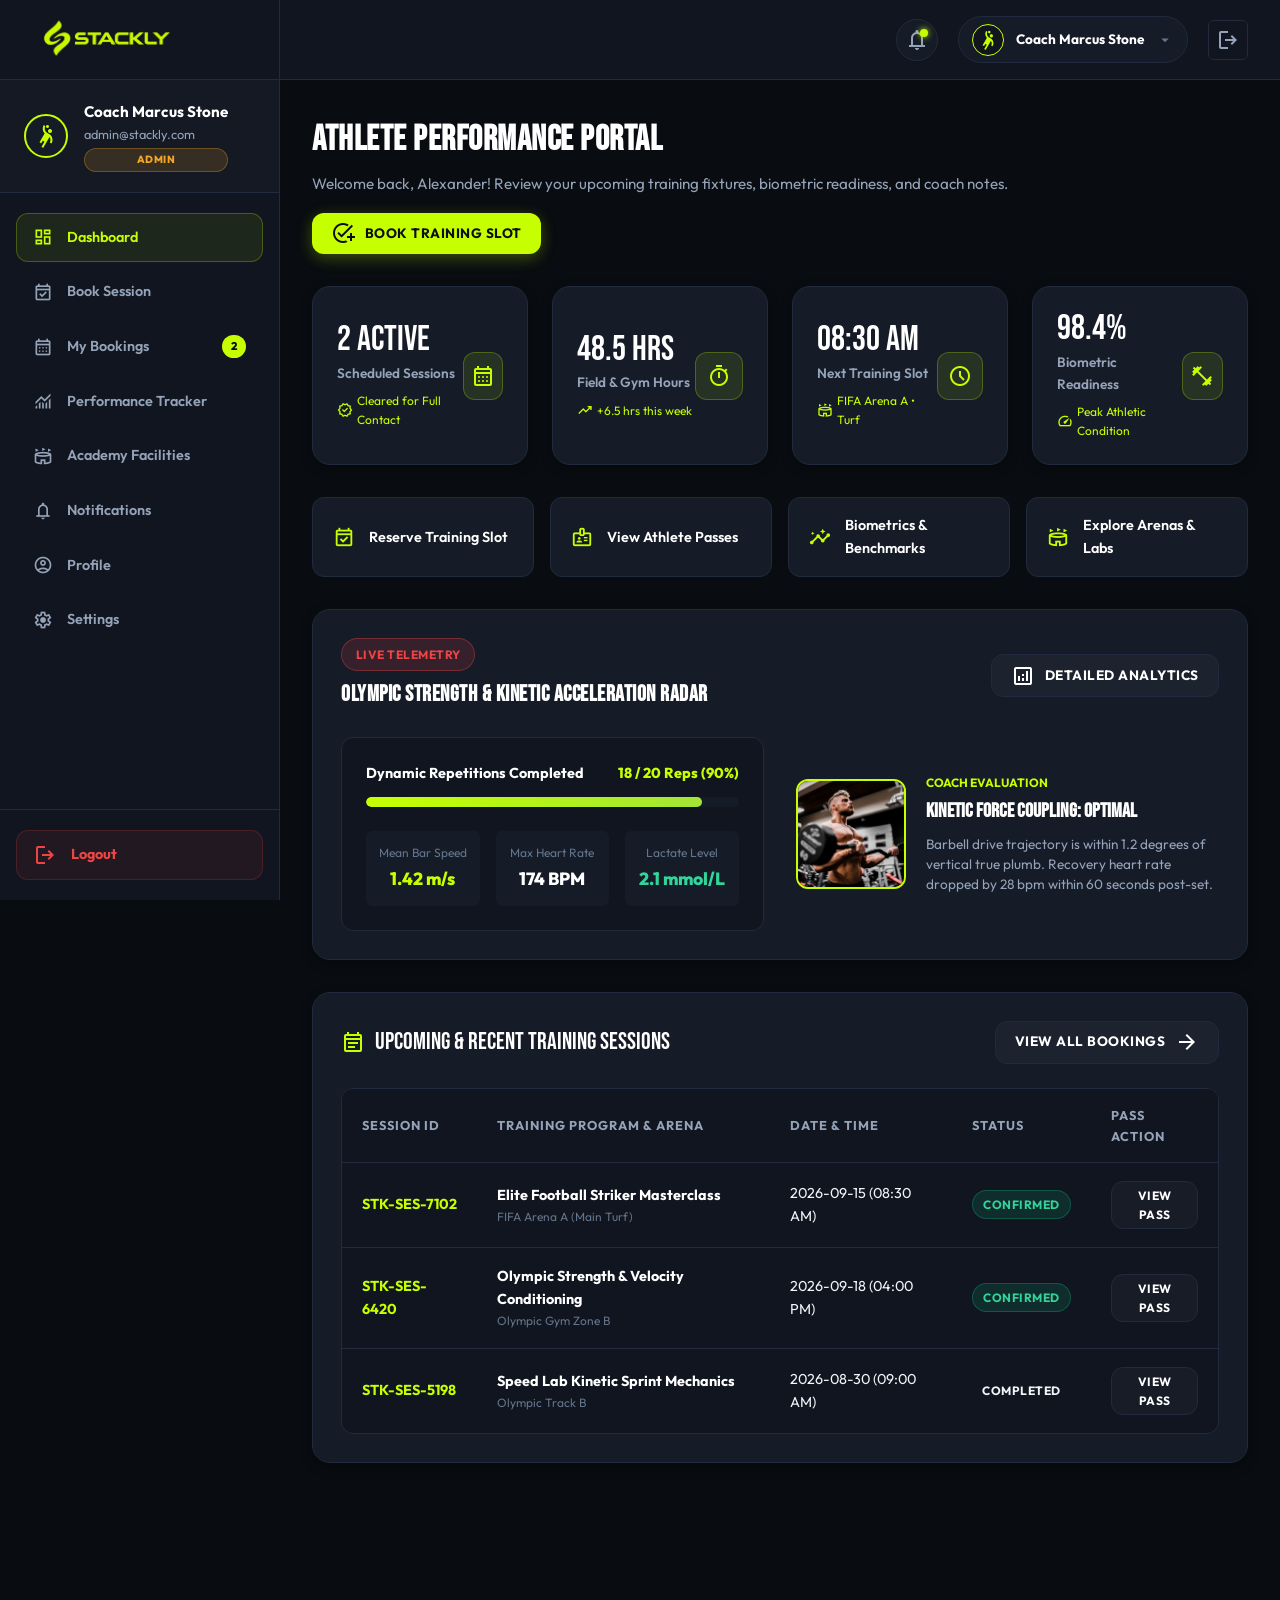
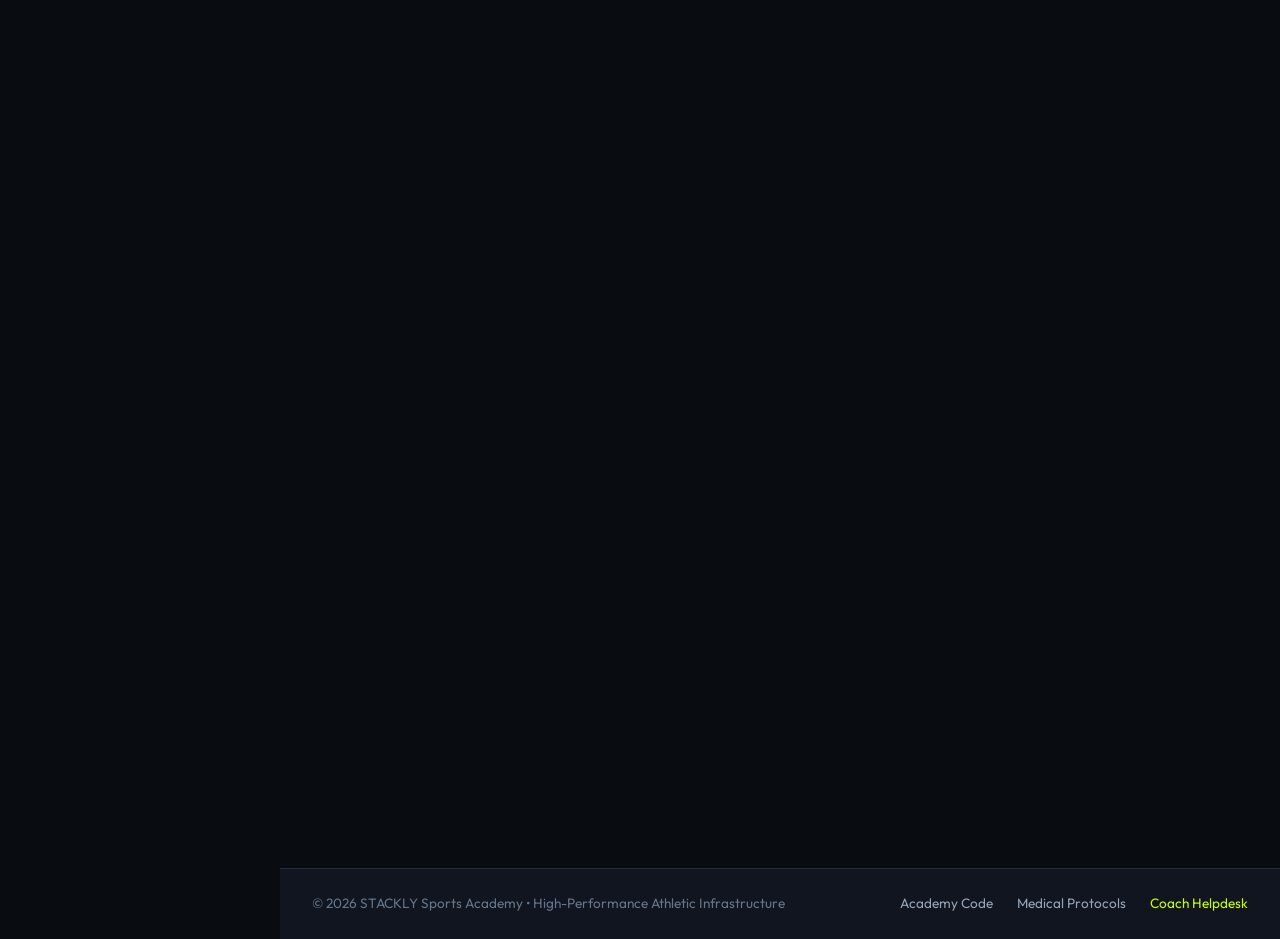
<file: user-dashboard.html>
<!DOCTYPE html>
<html lang="en">
<head>
  <meta charset="UTF-8">
  <meta name="viewport" content="width=device-width, initial-scale=1.0">
  <title>Athlete Performance Portal | STACKLY Sports Academy</title>
  <meta name="description" content="Manage high-performance athletic training sessions, view biometric clearances, track fitness metrics, and explore STACKLY Sports Academy facilities.">
  <link rel="stylesheet" href="./css/style.css">
  <link rel="stylesheet" href="./css/dashboard.css">
  <link rel="stylesheet" href="./css/responsive.css">
</head>
<body class="dashboard-body">

  <!-- Mobile Sidebar Backdrop Overlay -->
  <div class="dash-sidebar-overlay"></div>

  <!-- Left Sidebar Navigation -->
  <aside class="dash-sidebar">
    <div class="dash-sidebar-header">
      <a href="#dashboard" class="dash-nav-item nav-logo" data-tab="dashboard">
        <img src="./images/logo-dark.webp" alt="STACKLY Logo" class="nav-logo-img">
      </a>
      <button class="dash-sidebar-close" onclick="window.location.href='./login.html'">
        <span class="material-symbols-outlined">close</span>
      </button>
    </div>

    <!-- Synchronized Athlete Profile in Sidebar -->
    <div class="dash-user-card">
      <div class="dash-user-avatar">
        <span class="material-symbols-outlined">sports_handball</span>
      </div>
      <div class="dash-user-meta">
        <div class="dash-user-name" id="sidebarUserName">Alexander Vance</div>
        <!-- Exact email displayed without stripping domain -->
        <div class="dash-user-email" id="sidebarUserEmail">alexander.vance@elite.com</div>
        <span class="dash-user-role-badge role-user" id="sidebarUserRole">ATHLETE / MEMBER</span>
      </div>
    </div>

    <!-- Navigation Menu Items (Sports Academy Themed) -->
    <nav class="dash-nav">
      <a href="#dashboard" class="dash-nav-item active" data-tab="dashboard">
        <span class="material-symbols-outlined">dashboard</span>
        <span>Dashboard</span>
      </a>
      <a href="#book-session" class="dash-nav-item" data-tab="book-session">
        <span class="material-symbols-outlined">event_available</span>
        <span>Book Session</span>
      </a>
      <a href="#my-bookings" class="dash-nav-item" data-tab="my-bookings">
        <span class="material-symbols-outlined">calendar_month</span>
        <span>My Bookings</span>
        <span class="dash-nav-badge" id="sidebarBookingCount">3</span>
      </a>
      <a href="#performance-tracker" class="dash-nav-item" data-tab="performance-tracker">
        <span class="material-symbols-outlined">monitoring</span>
        <span>Performance Tracker</span>
      </a>
      <a href="#academy-facilities" class="dash-nav-item" data-tab="academy-facilities">
        <span class="material-symbols-outlined">stadium</span>
        <span>Academy Facilities</span>
      </a>
      <a href="#notifications" class="dash-nav-item" data-tab="notifications">
        <span class="material-symbols-outlined">notifications</span>
        <span>Notifications</span>
      </a>
      <a href="#profile" class="dash-nav-item" data-tab="profile">
        <span class="material-symbols-outlined">account_circle</span>
        <span>Profile</span>
      </a>
      <a href="#settings" class="dash-nav-item" data-tab="settings">
        <span class="material-symbols-outlined">settings</span>
        <span>Settings</span>
      </a>
    </nav>

    <!-- Logout Action in Sidebar -->
    <div class="dash-nav-logout">
      <button onclick="window.location.href='./login.html'" class="dash-logout-btn" type="button">
        <span class="material-symbols-outlined">logout</span>
        <span>Logout</span>
      </button>
    </div>
  </aside>

  <!-- Main Content Container -->
  <div class="dash-main">

    <!-- Sticky Top Navigation Bar -->
    <header class="dash-topbar">
      <div class="dash-topbar-left">
        <button class="dash-menu-toggle" aria-label="Toggle Navigation Menu">
          <span class="material-symbols-outlined">menu</span>
        </button>
        <!-- Real-time dynamic search -->
        <!-- <div class="dash-search-box">
          <span class="material-symbols-outlined">search</span>
          <input type="text" class="dash-search-input" placeholder="Search sessions, drills, coaches...">
        </div> -->
      </div>

      <div class="dash-topbar-right">
        <!-- Notifications button -->
        <button class="dash-topbar-btn" data-action="notifications" aria-label="View Notifications">
          <span class="material-symbols-outlined">notifications</span>
          <span class="dash-notif-dot"></span>
        </button>

        <!-- Top Right Profile Pill (Always Synchronized) -->
        <div class="dash-profile-badge" data-jump-tab="profile">
          <div class="dash-profile-avatar">
            <span class="material-symbols-outlined" style="font-size:20px;">sports_handball</span>
          </div>
          <span class="dash-profile-name" id="topbarUserName">Alexander Vance</span>
          <span class="material-symbols-outlined" style="font-size:18px; color:var(--text-muted);">arrow_drop_down</span>
        </div>

        <!-- Topbar Logout Button -->
        <button class="dash-logout-btn dash-topbar-logout" onclick="window.location.href='./login.html'" type="button" title="Logout">
          <span class="material-symbols-outlined">logout</span>
        </button>
      </div>
    </header>

    <!-- Main Workspace Tabbed Views -->
    <main class="dash-content">

      <!-- ===================================================================
           TAB 1: ATHLETE DASHBOARD OVERVIEW
           =================================================================== -->
      <section class="dash-view-tab active-tab" id="tab-dashboard">
        <div class="dash-page-header">
          <div>
            <h1 class="dash-page-title">ATHLETE <span>PERFORMANCE PORTAL</span></h1>
            <p style="color:var(--text-secondary); font-size:0.95rem; margin-top:0.25rem;">
              Welcome back, Alexander! Review your upcoming training fixtures, biometric readiness, and coach notes.
            </p>
          </div>
          <button class="btn btn-primary btn-sm" data-jump-tab="book-session">
            <span class="material-symbols-outlined">add_task</span>
            <span>Book Training Slot</span>
          </button>
        </div>

        <!-- Metric Cards -->
        <div class="dash-stats-grid">
          <div class="metric-card">
            <div>
              <div class="metric-value" id="metricActiveSessions">3 Active</div>
              <div class="metric-label">Scheduled Sessions</div>
              <div class="metric-trend">
                <span class="material-symbols-outlined" style="font-size:16px;">verified</span>
                <span>Cleared for Full Contact</span>
              </div>
            </div>
            <div class="metric-icon-box">
              <span class="material-symbols-outlined">calendar_month</span>
            </div>
          </div>

          <div class="metric-card">
            <div>
              <div class="metric-value">48.5 hrs</div>
              <div class="metric-label">Field & Gym Hours</div>
              <div class="metric-trend">
                <span class="material-symbols-outlined" style="font-size:16px;">trending_up</span>
                <span>+6.5 hrs this week</span>
              </div>
            </div>
            <div class="metric-icon-box">
              <span class="material-symbols-outlined">timer</span>
            </div>
          </div>

          <div class="metric-card">
            <div>
              <div class="metric-value">08:30 AM</div>
              <div class="metric-label">Next Training Slot</div>
              <div class="metric-trend" style="color:var(--accent-volt);">
                <span class="material-symbols-outlined" style="font-size:16px;">stadium</span>
                <span>FIFA Arena A • Turf</span>
              </div>
            </div>
            <div class="metric-icon-box">
              <span class="material-symbols-outlined">schedule</span>
            </div>
          </div>

          <div class="metric-card">
            <div>
              <div class="metric-value">98.4%</div>
              <div class="metric-label">Biometric Readiness</div>
              <div class="metric-trend">
                <span class="material-symbols-outlined" style="font-size:16px;">speed</span>
                <span>Peak Athletic Condition</span>
              </div>
            </div>
            <div class="metric-icon-box">
              <span class="material-symbols-outlined">fitness_center</span>
            </div>
          </div>
        </div>

        <!-- Quick Actions Navigation Strip -->
        <div class="quick-actions-bar">
          <div class="quick-action-btn" data-jump-tab="book-session">
            <span class="material-symbols-outlined">event_available</span>
            <span>Reserve Training Slot</span>
          </div>
          <div class="quick-action-btn" data-jump-tab="my-bookings">
            <span class="material-symbols-outlined">badge</span>
            <span>View Athlete Passes</span>
          </div>
          <div class="quick-action-btn" data-jump-tab="performance-tracker">
            <span class="material-symbols-outlined">insights</span>
            <span>Biometrics & Benchmarks</span>
          </div>
          <div class="quick-action-btn" data-jump-tab="academy-facilities">
            <span class="material-symbols-outlined">stadium</span>
            <span>Explore Arenas & Labs</span>
          </div>
        </div>

        <!-- Real-Time Biometric & Barbell Velocity Radar -->
        <div class="dash-panel">
          <div style="display:flex; justify-content:space-between; align-items:center; margin-bottom:1.5rem; flex-wrap:wrap; gap:0.5rem;">
            <div>
              <span class="fixture-status-pill status-live" style="margin-bottom:0.4rem;">LIVE TELEMETRY</span>
              <h3 style="font-family:var(--font-heading); font-size:1.4rem; color:var(--text-pure); letter-spacing:0.5px;">
                OLYMPIC STRENGTH & KINETIC ACCELERATION RADAR
              </h3>
            </div>
            <button class="btn btn-outline btn-sm" data-jump-tab="performance-tracker">
              <span class="material-symbols-outlined">analytics</span>
              <span>Detailed Analytics</span>
            </button>
          </div>

          <div class="grid-2" style="align-items:center; gap:2rem;">
            <div style="background:var(--bg-surface); padding:1.5rem; border-radius:var(--radius-md); border:1px solid var(--border-color);">
              <div style="display:flex; justify-content:space-between; margin-bottom:0.75rem; font-size:0.9rem;">
                <span style="font-weight:700; color:var(--text-pure);">Dynamic Repetitions Completed</span>
                <span style="color:var(--accent-volt); font-weight:800;">18 / 20 Reps (90%)</span>
              </div>
              <div style="height:10px; background:var(--bg-card); border-radius:5px; overflow:hidden; margin-bottom:1.5rem;">
                <div style="width:90%; height:100%; background:linear-gradient(90deg, var(--accent-volt) 0%, #a3e635 100%); border-radius:5px;"></div>
              </div>

              <div style="display:grid; grid-template-columns:repeat(3, 1fr); gap:1rem; text-align:center;">
                <div style="background:var(--bg-card); padding:0.75rem; border-radius:var(--radius-sm);">
                  <div style="font-size:0.75rem; color:var(--text-muted);">Mean Bar Speed</div>
                  <div style="font-weight:800; font-size:1.1rem; color:var(--accent-volt); margin-top:0.2rem;">1.42 m/s</div>
                </div>
                <div style="background:var(--bg-card); padding:0.75rem; border-radius:var(--radius-sm);">
                  <div style="font-size:0.75rem; color:var(--text-muted);">Max Heart Rate</div>
                  <div style="font-weight:800; font-size:1.1rem; color:var(--text-pure); margin-top:0.2rem;">174 BPM</div>
                </div>
                <div style="background:var(--bg-card); padding:0.75rem; border-radius:var(--radius-sm);">
                  <div style="font-size:0.75rem; color:var(--text-muted);">Lactate Level</div>
                  <div style="font-weight:800; font-size:1.1rem; color:#34d399; margin-top:0.2rem;">2.1 mmol/L</div>
                </div>
              </div>
            </div>

            <div style="display:flex; align-items:center; gap:1.25rem;">
              <div style="width:110px; height:110px; border-radius:var(--radius-md); overflow:hidden; flex-shrink:0; border:2px solid var(--accent-volt);">
                <img src="./images/athlete-lifting.webp" alt="Athlete lifting in gym" class="img-pop" style="width:100%; height:100%; object-fit:cover;" loading="lazy">
              </div>
              <div>
                <div style="font-size:0.75rem; color:var(--accent-volt); text-transform:uppercase; font-weight:700;">Coach Evaluation</div>
                <h4 style="font-family:var(--font-heading); font-size:1.25rem; color:var(--text-pure); margin:0.2rem 0 0.4rem 0;">
                  Kinetic Force Coupling: Optimal
                </h4>
                <p style="font-size:0.85rem; color:var(--text-secondary); line-height:1.5;">
                  Barbell drive trajectory is within 1.2 degrees of vertical true plumb. Recovery heart rate dropped by 28 bpm within 60 seconds post-set.
                </p>
              </div>
            </div>
          </div>
        </div>

        <!-- Recent Training Sessions Table -->
        <div class="dash-panel">
          <div class="dash-panel-header">
            <div class="dash-panel-title">
              <span class="material-symbols-outlined">event_note</span>
              <span>Upcoming & Recent Training Sessions</span>
            </div>
            <button class="btn btn-outline btn-sm" data-jump-tab="my-bookings">
              <span>View All Bookings</span>
              <span class="material-symbols-outlined">arrow_forward</span>
            </button>
          </div>

          <div class="dash-table-wrapper">
            <table class="dash-table">
              <thead>
                <tr>
                  <th>Session ID</th>
                  <th>Training Program & Arena</th>
                  <th>Date & Time</th>
                  <th>Status</th>
                  <th>Pass Action</th>
                </tr>
              </thead>
              <tbody id="recentBookingsTableBody">
                <!-- Dynamically populated -->
              </tbody>
            </table>
          </div>
        </div>

        <!-- Today's Training Plan -->
        <div class="dash-panel" data-anim="fade-up">
          <div class="dash-panel-header">
            <div class="dash-panel-title">
              <span class="material-symbols-outlined">today</span>
              <span>Today's Training Plan</span>
            </div>
            <span style="font-size:0.8rem; color:var(--text-secondary);">2026-09-10 • Varsity Squad</span>
          </div>
          <div class="dash-list">
            <div class="dash-list-row">
              <div>
                <strong>08:30 - 10:00 • Speed Lab Kinetic Sprint Mechanics</strong>
                <div class="dash-list-sub">Olympic Track B • Coach David Vance</div>
              </div>
              <span class="status-badge ontime">Up Next</span>
            </div>
            <div class="dash-list-row">
              <div>
                <strong>11:00 - 12:30 • Technical Ball Mastery Circuit</strong>
                <div class="dash-list-sub">FIFA Arena A • Head Coach Marcus Stone</div>
              </div>
              <span class="status-badge pending">Scheduled</span>
            </div>
            <div class="dash-list-row">
              <div>
                <strong>16:00 - 17:30 • Olympic Strength & Power Block</strong>
                <div class="dash-list-sub">Olympic Gym Zone B • Coach Elena Rostova</div>
              </div>
              <span class="status-badge pending">Scheduled</span>
            </div>
          </div>
        </div>

        <!-- Coach's Tactical Notes -->
        <div class="dash-panel" data-anim="fade-up">
          <div class="dash-panel-title" style="margin-bottom:1.25rem;">
            <span class="material-symbols-outlined">stylus_note</span>
            <span>Coach's Tactical Notes</span>
          </div>
          <div class="dash-list">
            <div class="dash-list-row">
              <div>
                <strong>Set-piece priority: near-post runs</strong>
                <div class="dash-list-sub">Review the corner routine clip before Friday's scrimmage.</div>
              </div>
            </div>
            <div class="dash-list-row">
              <div>
                <strong>Hydration protocol updated</strong>
                <div class="dash-list-sub">500ml per 20 minutes of pitch work in the current heat index.</div>
              </div>
            </div>
            <div class="dash-list-row">
              <div>
                <strong>Biometric recheck flagged</strong>
                <div class="dash-list-sub">Barbell velocity baseline re-test booked for Thursday 07:00 AM.</div>
              </div>
            </div>
          </div>
        </div>

        <!-- Next Match Countdown & Recovery -->
        <div class="dash-sub-grid" data-anim="fade-up">
          <div class="dash-mini-card">
            <div class="dash-mini-card-title"><span class="material-symbols-outlined">flag</span> Next Match Countdown</div>
            <div class="metric-value">05 Days</div>
            <div class="metric-label">UEFA Youth Showcase vs FC Porto Youth</div>
            <div class="metric-trend"><span class="material-symbols-outlined" style="font-size:16px;">stadium</span><span>FIFA Arena A • 18:00</span></div>
          </div>
          <div class="dash-mini-card">
            <div class="dash-mini-card-title"><span class="material-symbols-outlined">spa</span> Recovery Window</div>
            <div class="metric-value">48 hrs</div>
            <div class="metric-label">Hydrotherapy & cryo sessions this week</div>
            <div class="metric-trend"><span class="material-symbols-outlined" style="font-size:16px;">verified</span><span>2 sessions completed</span></div>
          </div>
          <div class="dash-mini-card">
            <div class="dash-mini-card-title"><span class="material-symbols-outlined">restaurant</span> Nutrition Target</div>
            <div class="metric-value">2,850 kcal</div>
            <div class="metric-label">Daily intake goal • 185g protein</div>
            <div class="metric-trend"><span class="material-symbols-outlined" style="font-size:16px;">bolt</span><span>72% logged today</span></div>
          </div>
        </div>
      </section>

      <!-- ===================================================================
           TAB 2: BOOK SESSION
           =================================================================== -->
      <section class="dash-view-tab" id="tab-book-session">
        <div class="dash-page-header">
          <div>
            <h1 class="dash-page-title">BOOK <span>TRAINING SESSION</span></h1>
            <p style="color:var(--text-secondary); font-size:0.95rem; margin-top:0.25rem;">
              Reserve high-performance academy training slots, pitch sessions, strength labs, and 1-on-1 masterclasses.
            </p>
          </div>
        </div>

        <div class="dash-panel" style="max-width:860px;">
          <form id="bookSessionForm" novalidate>
            <div class="dash-form-grid" style="margin-bottom:1.5rem;">
              <!-- Training Program -->
              <div class="form-group">
                <label for="sessionProgram">
                  <span class="material-symbols-outlined">sports_soccer</span>
                  <span>Training Program / Sport</span>
                </label>
                <select id="sessionProgram" class="form-select" required>
                  <option value="">Select Training Program</option>
                  <option value="Elite Football Striker Masterclass" selected>Elite Football Striker Masterclass</option>
                  <option value="Olympic Strength & Velocity Conditioning">Olympic Strength & Velocity Conditioning</option>
                  <option value="Speed Lab Kinetic Sprint Mechanics">Speed Lab Kinetic Sprint Mechanics</option>
                  <option value="Basketball Agility & Plyometrics">Basketball Agility & Plyometrics</option>
                  <option value="Sports Hydrotherapy & Recovery Spa">Sports Hydrotherapy & Recovery Spa</option>
                  <option value="Pro Scout Assessment & Video Review">Pro Scout Assessment & Video Review</option>
                </select>
              </div>

              <!-- Arena / Facility -->
              <div class="form-group">
                <label for="sessionArena">
                  <span class="material-symbols-outlined">stadium</span>
                  <span>Academy Facility Arena</span>
                </label>
                <select id="sessionArena" class="form-select" required>
                  <option value="">Select Training Arena</option>
                  <option value="FIFA Arena A (Main Turf)" selected>FIFA Arena A (Main Turf)</option>
                  <option value="Olympic Gym Zone B (Strength Lab)">Olympic Gym Zone B (Strength Lab)</option>
                  <option value="Olympic Track B (Kinetic 400m)">Olympic Track B (Kinetic 400m)</option>
                  <option value="Aquatic Recovery Spa & Pool">Aquatic Recovery Spa & Pool</option>
                  <option value="Hardwood Court 1 (Basketball Dome)">Hardwood Court 1 (Basketball Dome)</option>
                </select>
              </div>
            </div>

            <div class="dash-form-grid" style="margin-bottom:1.5rem;">
              <!-- Training Date -->
              <div class="form-group">
                <label for="sessionDate">
                  <span class="material-symbols-outlined">calendar_month</span>
                  <span>Session Date</span>
                </label>
                <input type="date" id="sessionDate" class="form-control" required>
              </div>

              <!-- Time Slot -->
              <div class="form-group">
                <label for="sessionTime">
                  <span class="material-symbols-outlined">schedule</span>
                  <span>Time Slot</span>
                </label>
                <select id="sessionTime" class="form-select" required>
                  <option value="07:00 AM">Morning Dawn Squad (07:00 AM - 08:30 AM)</option>
                  <option value="08:30 AM" selected>Primary Varsity Slot (08:30 AM - 10:00 AM)</option>
                  <option value="11:00 AM">Mid-Day Technical Drills (11:00 AM - 12:30 PM)</option>
                  <option value="04:00 PM">Afternoon Strength & Power (04:00 PM - 05:30 PM)</option>
                  <option value="06:30 PM">Evening Tactical Scrimmage (06:30 PM - 08:00 PM)</option>
                </select>
              </div>
            </div>

            <div class="dash-form-grid" style="margin-bottom:1.5rem;">
              <!-- Training Tier -->
              <div class="form-group">
                <label for="sessionTier">
                  <span class="material-symbols-outlined">military_tech</span>
                  <span>Training Tier</span>
                </label>
                <select id="sessionTier" class="form-select" required>
                  <option value="standard" selected>Standard Academy Athlete ($45)</option>
                  <option value="elite">Elite Varsity Squad ($67.50)</option>
                  <option value="1on1">1-on-1 Masterclass with Head Coach ($99)</option>
                </select>
              </div>

              <!-- Assigned Coach -->
              <div class="form-group">
                <label for="sessionCoach">
                  <span class="material-symbols-outlined">person</span>
                  <span>Preferred Coach / Specialist</span>
                </label>
                <select id="sessionCoach" class="form-select">
                  <option value="Head Coach Marcus Stone" selected>Head Coach Marcus Stone (UEFA Pro)</option>
                  <option value="Coach Elena Rostova">Coach Elena Rostova (Strength & Olympic Lifting)</option>
                  <option value="David Vance">David Vance (Speed Mechanics & Track)</option>
                  <option value="Dr. Sarah Jenkins">Dr. Sarah Jenkins (Sports Physio & Recovery)</option>
                </select>
              </div>
            </div>

            <!-- Fee Calculation & Submit Box -->
            <div style="background:var(--bg-surface); border:1px solid var(--border-color); border-radius:var(--radius-md); padding:1.25rem 1.5rem; display:flex; align-items:center; justify-content:space-between; flex-wrap:wrap; gap:1rem; margin-top:2rem;">
              <div>
                <div style="font-size:0.8rem; color:var(--text-muted); text-transform:uppercase; font-weight:700;">Total Training Fee</div>
                <div id="sessionCalculatedFee" style="font-family:var(--font-heading); font-size:2.2rem; color:var(--accent-volt); line-height:1;">
                  $45.00
                </div>
                <div style="font-size:0.75rem; color:var(--text-secondary); margin-top:0.25rem;">Includes Biometric Tracking, Facility Access & Hydration Pack</div>
              </div>

              <button type="submit" class="btn btn-primary" onclick="window.location.href='./404.html'" style="padding:0.85rem 2rem;">
                <span class="material-symbols-outlined">check_circle</span>
                <span>Confirm & Reserve Slot</span>
              </button>
            </div>
          </form>
        </div>

        <!-- Popular Training Programs -->
        <div class="dash-panel" data-anim="fade-up">
          <div class="dash-panel-title" style="margin-bottom:1.25rem;">
            <span class="material-symbols-outlined">workspace_premium</span>
            <span>Popular Training Programs This Week</span>
          </div>
          <div class="dash-sub-grid" style="margin-bottom:0;">
            <div class="dash-mini-card">
              <div class="dash-mini-card-title"><span class="material-symbols-outlined">sports_soccer</span> Striker Finishing Lab</div>
              <div style="font-size:0.85rem; color:var(--text-secondary); line-height:1.5;">High-volume finishing, first-touch strikes and 1v1 goalkeeper duels with video review.</div>
              <div class="metric-trend" style="margin-top:0.6rem;"><span class="material-symbols-outlined" style="font-size:16px;">group</span><span>24 athletes booked • 3 spots left</span></div>
            </div>
            <div class="dash-mini-card">
              <div class="dash-mini-card-title"><span class="material-symbols-outlined">fitness_center</span> Olympic Lifting Clinic</div>
              <div style="font-size:0.85rem; color:var(--text-secondary); line-height:1.5;">Snatch & clean-jerk technique under linear transducer velocity feedback.</div>
              <div class="metric-trend" style="margin-top:0.6rem;"><span class="material-symbols-outlined" style="font-size:16px;">group</span><span>18 athletes booked • 6 spots left</span></div>
            </div>
            <div class="dash-mini-card">
              <div class="dash-mini-card-title"><span class="material-symbols-outlined">bolt</span> Speed & Acceleration Camp</div>
              <div style="font-size:0.85rem; color:var(--text-secondary); line-height:1.5;">Laser-gated 10m-30m sprint blocks with force-velocity profiling.</div>
              <div class="metric-trend" style="margin-top:0.6rem;"><span class="material-symbols-outlined" style="font-size:16px;">group</span><span>15 athletes booked • 9 spots left</span></div>
            </div>
          </div>
        </div>

        <!-- Available Time Slots -->
        <div class="dash-panel" data-anim="fade-up">
          <div class="dash-panel-title" style="margin-bottom:1.25rem;">
            <span class="material-symbols-outlined">schedule</span>
            <span>Available Time Slots Today</span>
          </div>
          <div class="dash-chip-row" style="margin-bottom:0;">
            <span class="dash-chip active"><span class="material-symbols-outlined">check_circle</span>07:00 AM • 2 spots</span>
            <span class="dash-chip active"><span class="material-symbols-outlined">check_circle</span>08:30 AM • 4 spots</span>
            <span class="dash-chip active"><span class="material-symbols-outlined">check_circle</span>11:00 AM • 5 spots</span>
            <span class="dash-chip active"><span class="material-symbols-outlined">check_circle</span>04:00 PM • 3 spots</span>
            <span class="dash-chip"><span class="material-symbols-outlined">close</span>06:30 PM • Full</span>
          </div>
          <div style="font-size:0.78rem; color:var(--text-muted); margin-top:1rem;">Select a program above, then reserve your preferred time slot with the booking form.</div>
        </div>

        <!-- Meet the Coaching Staff -->
        <div class="dash-panel" data-anim="fade-up">
          <div class="dash-panel-title" style="margin-bottom:1.25rem;">
            <span class="material-symbols-outlined">sports</span>
            <span>Meet Your Coaching Staff</span>
          </div>
          <div class="dash-sub-grid" style="margin-bottom:0;">
            <div class="dash-mini-card">
              <div class="dash-mini-card-title"><span class="material-symbols-outlined">military_tech</span> Head Coach Marcus Stone</div>
              <div style="font-size:0.85rem; color:var(--text-secondary); line-height:1.5;">UEFA Pro licensed. 14 years elite youth development, 9 academy league titles.</div>
            </div>
            <div class="dash-mini-card">
              <div class="dash-mini-card-title"><span class="material-symbols-outlined">fitness_center</span> Coach Elena Rostova</div>
              <div style="font-size:0.85rem; color:var(--text-secondary); line-height:1.5;">Olympic lifting specialist and national weightlifting medalist.</div>
            </div>
            <div class="dash-mini-card">
              <div class="dash-mini-card-title"><span class="material-symbols-outlined">speed</span> Coach David Vance</div>
              <div style="font-size:0.85rem; color:var(--text-secondary); line-height:1.5;">Sprint biomechanics lead, laser-gate timing specialist, former national 100m finalist.</div>
            </div>
          </div>
        </div>
      </section>

      <!-- ===================================================================
           TAB 3: MY BOOKINGS
           =================================================================== -->
      <section class="dash-view-tab" id="tab-my-bookings">
        <div class="dash-page-header">
          <div>
            <h1 class="dash-page-title">MY <span>TRAINING BOOKINGS</span></h1>
            <p style="color:var(--text-secondary); font-size:0.95rem; margin-top:0.25rem;">
              View confirmed session times, download digital biometric passes, and manage your training schedule.
            </p>
          </div>
          <button class="btn btn-primary btn-sm" data-jump-tab="book-session">
            <span class="material-symbols-outlined">add</span>
            <span>Book New Session</span>
          </button>
        </div>

        <div class="dash-panel">
          <div class="dash-table-wrapper">
            <table class="dash-table">
              <thead>
                <tr>
                  <th>Session ID</th>
                  <th>Program & Facility</th>
                  <th>Date & Time</th>
                  <th>Coach</th>
                  <th>Fee</th>
                  <th>Status</th>
                  <th>Actions</th>
                </tr>
              </thead>
              <tbody id="myBookingsTableBody">
                <!-- Populated dynamically by dashboard.js -->
              </tbody>
            </table>
          </div>
        </div>

        <!-- Booking Summary Stats -->
        <div class="dash-sub-grid" data-anim="fade-up">
          <div class="dash-mini-card">
            <div class="dash-mini-card-title"><span class="material-symbols-outlined">event_available</span> Confirmed Sessions</div>
            <div class="metric-value">3</div>
            <div class="metric-label">This month • Varsity squad</div>
          </div>
          <div class="dash-mini-card">
            <div class="dash-mini-card-title"><span class="material-symbols-outlined">calendar_month</span> Upcoming This Week</div>
            <div class="metric-value">2</div>
            <div class="metric-label">Sprint lab & strength block</div>
          </div>
          <div class="dash-mini-card">
            <div class="dash-mini-card-title"><span class="material-symbols-outlined">payments</span> Season Spend</div>
            <div class="metric-value">$612</div>
            <div class="metric-label">Training fees • 98% attendance</div>
          </div>
        </div>

        <!-- Upcoming Sessions Timeline -->
        <div class="dash-panel" data-anim="fade-up">
          <div class="dash-panel-title" style="margin-bottom:1rem;">
            <span class="material-symbols-outlined">timeline</span>
            <span>Upcoming Sessions Timeline</span>
          </div>
          <div class="timeline-item">
            <span class="timeline-dot"></span>
            <div>
              <strong>Elite Football Striker Masterclass</strong>
              <div class="dash-list-sub">FIFA Arena A • Coach Marcus Stone • Striker finishing circuit</div>
            </div>
            <span class="timeline-time">2026-09-15 • 08:30 AM</span>
          </div>
          <div class="timeline-item">
            <span class="timeline-dot amber"></span>
            <div>
              <strong>Olympic Strength & Velocity Conditioning</strong>
              <div class="dash-list-sub">Olympic Gym Zone B • Coach Elena Rostova • Clean & jerk block</div>
            </div>
            <span class="timeline-time">2026-09-17 • 04:00 PM</span>
          </div>
          <div class="timeline-item">
            <span class="timeline-dot red"></span>
            <div>
              <strong>Pro Scout Assessment & Video Review</strong>
              <div class="dash-list-sub">Analysis Room 2 • Head Coach • Match footage breakdown</div>
            </div>
            <span class="timeline-time">2026-09-19 • 11:00 AM</span>
          </div>
        </div>

        <!-- Cancellation Policy -->
        <div class="dash-panel" data-anim="fade-up">
          <div class="dash-panel-title" style="margin-bottom:1.25rem;">
            <span class="material-symbols-outlined">policy</span>
            <span>Cancellation & Reschedule Policy</span>
          </div>
          <div class="dash-list">
            <div class="dash-list-row">
              <div>
                <strong>Free cancellation window</strong>
                <div class="dash-list-sub">Reschedule or cancel up to 12 hours before the session start.</div>
              </div>
              <span class="status-badge ontime">No Fee</span>
            </div>
            <div class="dash-list-row">
              <div>
                <strong>Late cancellation</strong>
                <div class="dash-list-sub">Less than 12 hours before start retains 50% of the session fee.</div>
              </div>
              <span class="status-badge delayed">50% Fee</span>
            </div>
            <div class="dash-list-row">
              <div>
                <strong>No-show</strong>
                <div class="dash-list-sub">Full session fee applies; medical clearance waives the charge.</div>
              </div>
              <span class="status-badge cancelled">Full Fee</span>
            </div>
          </div>
        </div>
      </section>

      <!-- ===================================================================
           TAB 4: PERFORMANCE TRACKER
           =================================================================== -->
      <section class="dash-view-tab" id="tab-performance-tracker">
        <div class="dash-page-header">
          <div>
            <h1 class="dash-page-title">ATHLETE <span>PERFORMANCE TRACKER</span></h1>
            <p style="color:var(--text-secondary); font-size:0.95rem; margin-top:0.25rem;">
              Physical benchmarks, sprint acceleration curve, cardiovascular endurance, and coach evaluations.
            </p>
          </div>
        </div>

        <!-- Benchmarks Grid -->
        <div class="dash-stats-grid" style="margin-bottom:2rem;">
          <div class="metric-card">
            <div>
              <div class="metric-value">34.2 km/h</div>
              <div class="metric-label">Max Sprint Velocity</div>
              <div class="metric-trend"><span class="material-symbols-outlined" style="font-size:16px;">trending_up</span><span>Top 5% in Age Bracket</span></div>
            </div>
            <div class="metric-icon-box"><span class="material-symbols-outlined">bolt</span></div>
          </div>

          <div class="metric-card">
            <div>
              <div class="metric-value">62 mL/kg</div>
              <div class="metric-label">VO2 Max Aerobic Engine</div>
              <div class="metric-trend"><span class="material-symbols-outlined" style="font-size:16px;">favorite</span><span>Elite Recovery Rating</span></div>
            </div>
            <div class="metric-icon-box"><span class="material-symbols-outlined">ecg_heart</span></div>
          </div>

          <div class="metric-card">
            <div>
              <div class="metric-value">32.5 in</div>
              <div class="metric-label">Vertical Leap</div>
              <div class="metric-trend"><span class="material-symbols-outlined" style="font-size:16px;">arrow_upward</span><span>+3.2 in this season</span></div>
            </div>
            <div class="metric-icon-box"><span class="material-symbols-outlined">height</span></div>
          </div>

          <div class="metric-card">
            <div>
              <div class="metric-value">2.1x BW</div>
              <div class="metric-label">Squat Strength Ratio</div>
              <div class="metric-trend"><span class="material-symbols-outlined" style="font-size:16px;">fitness_center</span><span>Olympic Standard</span></div>
            </div>
            <div class="metric-icon-box"><span class="material-symbols-outlined">sports_martial_arts</span></div>
          </div>
        </div>

        <!-- Weekly Training Volume Chart -->
        <div class="dash-panel">
          <div class="dash-panel-header">
            <div class="dash-panel-title">
              <span class="material-symbols-outlined">bar_chart</span>
              <span>WEEKLY TRAINING LOAD & INTENSITY (HOURS)</span>
            </div>
            <span style="font-size:0.8rem; color:var(--accent-volt); font-weight:700;">Target: 14 hrs/week</span>
          </div>

          <div class="chart-container">
            <div class="chart-bar-wrap">
              <div class="chart-bar" style="height:60%;" title="Mon: 2.2 hrs"></div>
              <span class="chart-label">MON</span>
            </div>
            <div class="chart-bar-wrap">
              <div class="chart-bar" style="height:85%;" title="Tue: 3.1 hrs"></div>
              <span class="chart-label">TUE</span>
            </div>
            <div class="chart-bar-wrap">
              <div class="chart-bar" style="height:45%;" title="Wed: 1.6 hrs (Recovery)"></div>
              <span class="chart-label">WED</span>
            </div>
            <div class="chart-bar-wrap">
              <div class="chart-bar" style="height:90%;" title="Thu: 3.4 hrs"></div>
              <span class="chart-label">THU</span>
            </div>
            <div class="chart-bar-wrap">
              <div class="chart-bar" style="height:75%;" title="Fri: 2.8 hrs"></div>
              <span class="chart-label">FRI</span>
            </div>
            <div class="chart-bar-wrap">
              <div class="chart-bar" style="height:100%;" title="Sat: 4.0 hrs (Matchday)"></div>
              <span class="chart-label">SAT</span>
            </div>
            <div class="chart-bar-wrap">
              <div class="chart-bar" style="height:25%;" title="Sun: 1.0 hr (Active Walk)"></div>
              <span class="chart-label">SUN</span>
            </div>
          </div>
        </div>

        <!-- Sprint Acceleration Splits -->
        <div class="dash-panel" data-anim="fade-up">
          <div class="dash-panel-header">
            <div class="dash-panel-title">
              <span class="material-symbols-outlined">speed</span>
              <span>Sprint Acceleration Curve (Laser Timed)</span>
            </div>
            <span style="font-size:0.8rem; color:var(--accent-volt); font-weight:700;">Season Best: 34.2 km/h</span>
          </div>
          <div class="util-meter-row">
            <strong>0 - 10m Split</strong>
            <div class="util-meter"><span style="width:78%;"></span></div>
            <span style="font-size:0.8rem; color:var(--text-secondary);">1.72s • 91st percentile</span>
          </div>
          <div class="util-meter-row">
            <strong>0 - 20m Split</strong>
            <div class="util-meter"><span style="width:86%;"></span></div>
            <span style="font-size:0.8rem; color:var(--text-secondary);">2.98s • 93rd percentile</span>
          </div>
          <div class="util-meter-row">
            <strong>Flying 30m Top Speed</strong>
            <div class="util-meter"><span style="width:94%;"></span></div>
            <span style="font-size:0.8rem; color:var(--text-secondary);">34.2 km/h • Top 5%</span>
          </div>
        </div>

        <!-- Strength & Power Matrix -->
        <div class="dash-panel" data-anim="fade-up">
          <div class="dash-panel-title" style="margin-bottom:1.25rem;">
            <span class="material-symbols-outlined">fitness_center</span>
            <span>Strength & Power Matrix</span>
          </div>
          <div class="util-meter-row">
            <strong>Back Squat (2.1x BW)</strong>
            <div class="util-meter"><span style="width:88%;"></span></div>
            <span style="font-size:0.8rem; color:var(--text-secondary);">Olympic Standard</span>
          </div>
          <div class="util-meter-row">
            <strong>Clean & Jerk (1.4x BW)</strong>
            <div class="util-meter"><span style="width:79%;"></span></div>
            <span style="font-size:0.8rem; color:var(--text-secondary);">Elite Range</span>
          </div>
          <div class="util-meter-row">
            <strong>Broad Jump Power</strong>
            <div class="util-meter"><span style="width:84%;"></span></div>
            <span style="font-size:0.8rem; color:var(--text-secondary);">2.91m • +6cm this season</span>
          </div>
        </div>

        <!-- Season Milestones -->
        <div class="dash-panel" data-anim="fade-up">
          <div class="dash-panel-title" style="margin-bottom:1.25rem;">
            <span class="material-symbols-outlined">emoji_events</span>
            <span>Season Milestones & Records</span>
          </div>
          <div class="achievement-grid">
            <div class="achievement-item">
              <span class="material-symbols-outlined">sprint</span>
              <div>34.2 km/h</div>
              <small>Personal Best Sprint</small>
            </div>
            <div class="achievement-item">
              <span class="material-symbols-outlined">fitness_center</span>
              <div>2.1x BW</div>
              <small>Squat Strength Ratio</small>
            </div>
            <div class="achievement-item">
              <span class="material-symbols-outlined">calendar_month</span>
              <div>32 Matches</div>
              <small>Competitive Logged</small>
            </div>
            <div class="achievement-item">
              <span class="material-symbols-outlined">military_tech</span>
              <div>Gold Tier</div>
              <small>Academy Ranking</small>
            </div>
          </div>
        </div>
      </section>

      <!-- ===================================================================
           TAB 5: ACADEMY FACILITIES
           =================================================================== -->
      <section class="dash-view-tab" id="tab-academy-facilities">
        <div class="dash-page-header">
          <div>
            <h1 class="dash-page-title">ACADEMY <span>FACILITIES & ARENAS</span></h1>
            <p style="color:var(--text-secondary); font-size:0.95rem; margin-top:0.25rem;">
              World-class stadiums, biomechanics labs, and recovery centers available for athlete training.
            </p>
          </div>
        </div>

        <div class="routes-grid">
          <!-- Facility 1 -->
          <div class="route-card">
            <div style="border-radius:var(--radius-md); overflow:hidden; height:160px; margin-bottom:0.5rem;">
              <img src="./images/arena-1.webp" alt="FIFA Arena A Pitch" class="img-pop" style="width:100%; height:100%; object-fit:cover;" loading="lazy">
            </div>
            <div class="route-card-header">
              <span class="route-number">FIFA ARENA A (MAIN TURF)</span>
              <span class="status-badge ontime">Open 06:00 - 22:00</span>
            </div>
            <div style="font-size:0.85rem; color:var(--text-secondary);">
              Full 105m x 68m FIFA Quality Pro certified pitch with sub-surface drainage and floodlights.
            </div>
            <div class="route-meta-strip">
              <div><strong>Surface:</strong> Hybrid Turf</div>
              <div><strong>Capacity:</strong> 500</div>
              <div><strong>Locker:</strong> Pod 01-04</div>
            </div>
            <button class="btn btn-primary btn-sm book-facility-btn" data-arena="FIFA Arena A (Main Turf)">
              <span class="material-symbols-outlined">event_available</span>
              <span>Book Session at this Arena</span>
            </button>
          </div>

          <!-- Facility 2 -->
          <div class="route-card">
            <div style="border-radius:var(--radius-md); overflow:hidden; height:160px; margin-bottom:0.5rem;">
              <img src="./images/gym-bg.webp" alt="Olympic Strength Lab" class="img-pop" style="width:100%; height:100%; object-fit:cover;" loading="lazy">
            </div>
            <div class="route-card-header">
              <span class="route-number">OLYMPIC STRENGTH LAB</span>
              <span class="status-badge ontime">Open 24/7</span>
            </div>
            <div style="font-size:0.85rem; color:var(--text-secondary);">
              Linear transducer bar-velocity racks, Olympic lifting platforms, and force plate feedback.
            </div>
            <div class="route-meta-strip">
              <div><strong>Equipment:</strong> Eleiko Pro</div>
              <div><strong>Capacity:</strong> 60 Athletes</div>
              <div><strong>Zone:</strong> Sector B</div>
            </div>
            <button class="btn btn-primary btn-sm book-facility-btn" data-arena="Olympic Gym Zone B (Strength Lab)">
              <span class="material-symbols-outlined">event_available</span>
              <span>Book Session at this Arena</span>
            </button>
          </div>

          <!-- Facility 3 -->
          <div class="route-card">
            <div style="border-radius:var(--radius-md); overflow:hidden; height:160px; margin-bottom:0.5rem;">
              <img src="./images/arena-2.webp" alt="Olympic Track Circuit" class="img-pop" style="width:100%; height:100%; object-fit:cover;" loading="lazy">
            </div>
            <div class="route-card-header">
              <span class="route-number">OLYMPIC 400M TRACK B</span>
              <span class="status-badge ontime">Open 06:00 - 21:00</span>
            </div>
            <div style="font-size:0.85rem; color:var(--text-secondary);">
              8-lane IAAF approved synthetic polyurethane running track with laser-timed sprint gates.
            </div>
            <div class="route-meta-strip">
              <div><strong>Lanes:</strong> 8 IAAF Lanes</div>
              <div><strong>Timing:</strong> Laser Gates</div>
              <div><strong>Sector:</strong> Eastfield</div>
            </div>
            <button class="btn btn-primary btn-sm book-facility-btn" data-arena="Olympic Track B (Kinetic 400m)">
              <span class="material-symbols-outlined">event_available</span>
              <span>Book Session at this Arena</span>
            </button>
          </div>

          <!-- Facility 4 -->
          <div class="route-card">
            <div style="border-radius:var(--radius-md); overflow:hidden; height:160px; margin-bottom:0.5rem;">
              <img src="./images/arena-3.webp" alt="Hydro Recovery Spa" class="img-pop" style="width:100%; height:100%; object-fit:cover;" loading="lazy">
            </div>
            <div class="route-card-header">
              <span class="route-number">HYDROTHERAPY RECOVERY SPA</span>
              <span class="status-badge ontime">Open 08:00 - 20:00</span>
            </div>
            <div style="font-size:0.85rem; color:var(--text-secondary);">
              Contrast cryo plunge pools (8°C), hot hydro massage, and pneumatic recovery compression.
            </div>
            <div class="route-meta-strip">
              <div><strong>Plunges:</strong> 4 Cryo Pools</div>
              <div><strong>Sauna:</strong> Infrared</div>
              <div><strong>Physio:</strong> On Site</div>
            </div>
            <button class="btn btn-primary btn-sm book-facility-btn" data-arena="Aquatic Recovery Spa & Pool">
              <span class="material-symbols-outlined">event_available</span>
              <span>Book Session at this Arena</span>
            </button>
          </div>
        </div>

        <!-- Facility Operating Hours -->
        <div class="dash-panel" data-anim="fade-up">
          <div class="dash-panel-title" style="margin-bottom:1.25rem;">
            <span class="material-symbols-outlined">schedule</span>
            <span>Facility Operating Hours</span>
          </div>
          <div class="dash-list">
            <div class="dash-list-row">
              <div>
                <strong>FIFA Arena A (Main Turf)</strong>
                <div class="dash-list-sub">Hybrid turf • floodlights • elevated viewing stands</div>
              </div>
              <span class="status-badge ontime">06:00 - 22:00</span>
            </div>
            <div class="dash-list-row">
              <div>
                <strong>Olympic Strength Lab</strong>
                <div class="dash-list-sub">Eleiko platforms • bar-velocity racks • force plates</div>
              </div>
              <span class="status-badge ontime">Open 24/7</span>
            </div>
            <div class="dash-list-row">
              <div>
                <strong>Olympic 400m Track B</strong>
                <div class="dash-list-sub">8 IAAF lanes • laser sprint gates</div>
              </div>
              <span class="status-badge ontime">06:00 - 21:00</span>
            </div>
            <div class="dash-list-row">
              <div>
                <strong>Hydrotherapy Recovery Spa</strong>
                <div class="dash-list-sub">Cryo plunges • infrared sauna • physio on site</div>
              </div>
              <span class="status-badge ontime">08:00 - 20:00</span>
            </div>
          </div>
        </div>

        <!-- Membership Access Tiers -->
        <div class="dash-sub-grid" data-anim="fade-up">
          <div class="dash-mini-card">
            <div class="dash-mini-card-title"><span class="material-symbols-outlined">military_tech</span> Tier 1 • Elite</div>
            <div style="font-size:0.85rem; color:var(--text-secondary); line-height:1.5;">Full pitch, gym, track & recovery access. Priority lane booking 14 days ahead.</div>
            <div class="metric-trend" style="margin-top:0.6rem;"><span class="material-symbols-outlined" style="font-size:16px;">verified</span><span>Current plan</span></div>
          </div>
          <div class="dash-mini-card">
            <div class="dash-mini-card-title"><span class="material-symbols-outlined">workspace_premium</span> Tier 2 • Varsity</div>
            <div style="font-size:0.85rem; color:var(--text-secondary); line-height:1.5;">Pitch & gym access. Booking window of 7 days plus 2 free physio consults monthly.</div>
          </div>
          <div class="dash-mini-card">
            <div class="dash-mini-card-title"><span class="material-symbols-outlined">group</span> Tier 3 • Development</div>
            <div style="font-size:0.85rem; color:var(--text-secondary); line-height:1.5;">Open squad sessions & gym during staffed hours. Booking window of 3 days.</div>
          </div>
        </div>

        <!-- Arena Etiquette & Safety -->
        <div class="dash-panel" data-anim="fade-up">
          <div class="dash-panel-title" style="margin-bottom:1.25rem;">
            <span class="material-symbols-outlined">health_and_safety</span>
            <span>Arena Etiquette & Safety Protocol</span>
          </div>
          <div class="dash-list">
            <div class="dash-list-row">
              <div>
                <strong>Arrive 15 minutes early</strong>
                <div class="dash-list-sub">Complete the biometric wristband sync at the gate kiosk.</div>
              </div>
            </div>
            <div class="dash-list-row">
              <div>
                <strong>Mandatory kit rules</strong>
                <div class="dash-list-sub">Molded studs on turf, shin guards for contact drills, hydration pack provided.</div>
              </div>
            </div>
            <div class="dash-list-row">
              <div>
                <strong>Report injuries immediately</strong>
                <div class="dash-list-sub">On-site physio desk is staffed at every facility during opening hours.</div>
              </div>
            </div>
          </div>
        </div>
      </section>

      <!-- ===================================================================
           TAB 6: NOTIFICATIONS
           =================================================================== -->
      <section class="dash-view-tab" id="tab-notifications">
        <div class="dash-page-header">
          <div>
            <h1 class="dash-page-title">COACHING <span>NOTIFICATIONS & ALERTS</span></h1>
            <p style="color:var(--text-secondary); font-size:0.95rem; margin-top:0.25rem;">
              Training session confirmations, trial invites, medical clearances, and tactical bulletins.
            </p>
          </div>
          <button class="btn btn-outline btn-sm" onclick="window.location.href='./404.html'" id="markAllNotifsRead">
            <span class="material-symbols-outlined">mark_email_read</span>
            <span>Mark All as Read</span>
          </button>
        </div>

        <div class="dash-panel">
          <div class="notif-list">
            <div class="notif-card unread">
              <div class="notif-icon-box">
                <span class="material-symbols-outlined">verified</span>
              </div>
              <div style="flex:1;">
                <div class="notif-title">Training Slot Confirmed: Striker Masterclass</div>
                <div class="notif-desc">Your spot in Coach Marcus Stone's Varsity Striker Finishing drill is confirmed for 2026-09-15 at 08:30 AM (FIFA Arena A).</div>
                <div class="notif-time">10 minutes ago</div>
              </div>
            </div>

            <div class="notif-card unread">
              <div class="notif-icon-box">
                <span class="material-symbols-outlined">fitness_center</span>
              </div>
              <div style="flex:1;">
                <div class="notif-title">Biometric Velocity Baseline Updated</div>
                <div class="notif-desc">Your barbell speed test recorded 1.42 m/s. Training threshold updated in Olympic Strength Lab Zone B.</div>
                <div class="notif-time">2 hours ago</div>
              </div>
            </div>

            <div class="notif-card">
              <div class="notif-icon-box">
                <span class="material-symbols-outlined">emoji_events</span>
              </div>
              <div style="flex:1;">
                <div class="notif-title">UEFA Youth Cup Showcase Selection</div>
                <div class="notif-desc">You have been selected for the October 15 Academy Showcase Match against FC Porto Youth. Bring white match kit.</div>
                <div class="notif-time">Yesterday</div>
              </div>
            </div>
          </div>
        </div>

        <!-- Filter by Category -->
        <div class="dash-panel" data-anim="fade-up">
          <div class="dash-panel-title" style="margin-bottom:1.25rem;">
            <span class="material-symbols-outlined">filter_alt</span>
            <span>Filter by Category</span>
          </div>
          <div class="dash-chip-row" style="margin-bottom:0;">
            <a href="./404.html"><span class="dash-chip active"><span class="material-symbols-outlined">notifications</span>All Alerts</span></a>
            <a href="./404.html"><span class="dash-chip"><span class="material-symbols-outlined">event_available</span>Sessions</span></a>
            <a href="./404.html"><span class="dash-chip"><span class="material-symbols-outlined">fitness_center</span>Biometrics</span></a>
            <a href="./404.html"><span class="dash-chip"><span class="material-symbols-outlined">emoji_events</span>Showcases</span></a>
            <a href="./404.html"><span class="dash-chip"><span class="material-symbols-outlined">health_and_safety</span>Medical</span></a>
          </div>
        </div>

        <!-- Priority Inbox Summary -->
        <div class="dash-sub-grid" data-anim="fade-up">
          <div class="dash-mini-card">
            <div class="dash-mini-card-title"><span class="material-symbols-outlined">mark_email_unread</span> Unread Alerts</div>
            <div class="metric-value">2</div>
            <div class="metric-label">Awaiting your attention</div>
          </div>
          <div class="dash-mini-card">
            <div class="dash-mini-card-title"><span class="material-symbols-outlined">priority_high</span> High Priority</div>
            <div class="metric-value">1</div>
            <div class="metric-label">Medical clearance update</div>
          </div>
          <div class="dash-mini-card">
            <div class="dash-mini-card-title"><span class="material-symbols-outlined">inbox</span> Total This Week</div>
            <div class="metric-value">7</div>
            <div class="metric-label">Coaching & academy alerts</div>
          </div>
        </div>

        <!-- Notification Preferences -->
        <div class="dash-panel" data-anim="fade-up">
          <div class="dash-panel-title" style="margin-bottom:1.25rem;">
            <span class="material-symbols-outlined">settings</span>
            <span>Notification Preferences</span>
          </div>
          <div class="dash-list">
            <div class="dash-list-row">
              <div>
                <strong>Session confirmations & reminders</strong>
                <div class="dash-list-sub">Pushed 2 hours before every booked slot.</div>
              </div>
              <span class="status-badge ontime">Enabled</span>
            </div>
            <div class="dash-list-row">
              <div>
                <strong>Biometric & readiness updates</strong>
                <div class="dash-list-sub">Weekly velocity, VO2 and recovery summaries.</div>
              </div>
              <span class="status-badge ontime">Enabled</span>
            </div>
            <div class="dash-list-row">
              <div>
                <strong>Trial invites & scout bulletins</strong>
                <div class="dash-list-sub">Only for showcase selections and pro scouting days.</div>
              </div>
              <span class="status-badge ontime">Enabled</span>
            </div>
          </div>
        </div>
      </section>

      <!-- ===================================================================
           TAB 7: PROFILE
           =================================================================== -->
      <section class="dash-view-tab" id="tab-profile">
        <div class="dash-page-header">
          <div>
            <h1 class="dash-page-title">ATHLETE <span>PASSPORT & BIO</span></h1>
            <p style="color:var(--text-secondary); font-size:0.95rem; margin-top:0.25rem;">
              Academy registration credentials, physical profile, and performance records.
            </p>
          </div>
          <button class="btn btn-outline btn-sm" data-jump-tab="settings">
            <span class="material-symbols-outlined">edit</span>
            <span>Edit Profile in Settings</span>
          </button>
        </div>

        <div class="dash-panel" style="max-width:720px;">
          <div style="display:flex; align-items:center; gap:1.5rem; margin-bottom:2rem; flex-wrap:wrap;">
            <div style="width:84px; height:84px; border-radius:50%; background:var(--bg-surface); border:3px solid var(--accent-volt); display:flex; align-items:center; justify-content:center; color:var(--accent-volt);">
              <span class="material-symbols-outlined" style="font-size:42px;">sports_handball</span>
            </div>
            <div>
              <h2 id="profileCardName" style="font-family:var(--font-heading); font-size:2rem; color:var(--text-pure); line-height:1.1;">
                Alexander Vance
              </h2>
              <!-- Display exact email without truncation -->
              <div id="profileCardEmail" style="color:var(--text-secondary); font-size:0.9rem; word-break:break-all;">
                alexander.vance@elite.com
              </div>
              <div style="margin-top:0.4rem;">
                <span id="profileCardRole" class="dash-user-role-badge role-user">ATHLETE / MEMBER</span>
              </div>
            </div>
          </div>

          <div class="dash-form-grid" style="border-top:1px solid var(--border-color); padding-top:1.5rem; margin-bottom:1.5rem;">
            <div>
              <div style="font-size:0.75rem; color:var(--text-muted); text-transform:uppercase; font-weight:700;">Athlete Passport ID</div>
              <div style="font-weight:700; color:var(--text-pure); font-size:1.05rem; margin-top:0.2rem;">#STK-ATH-8802</div>
            </div>
            <div>
              <div style="font-size:0.75rem; color:var(--text-muted); text-transform:uppercase; font-weight:700;">Contact Phone</div>
              <div id="profileCardPhone" style="font-weight:700; color:var(--text-pure); font-size:1.05rem; margin-top:0.2rem;">+1 (555) 234-8901</div>
            </div>
            <div>
              <div style="font-size:0.75rem; color:var(--text-muted); text-transform:uppercase; font-weight:700;">Primary Sport & Position</div>
              <div style="font-weight:700; color:var(--text-pure); font-size:1.05rem; margin-top:0.2rem;">Football • Center Forward</div>
            </div>
            <div>
              <div style="font-size:0.75rem; color:var(--text-muted); text-transform:uppercase; font-weight:700;">Clearance Level</div>
              <div style="margin-top:0.2rem;"><span class="fixture-status-pill status-live">Full Medical Clearance</span></div>
            </div>
          </div>

          <div style="background:var(--bg-surface); padding:1.25rem; border-radius:var(--radius-md); border:1px solid var(--border-color);">
            <div style="font-weight:700; color:var(--text-pure); font-size:0.95rem; margin-bottom:0.4rem;">Academy Season Overview</div>
            <p style="font-size:0.85rem; color:var(--text-secondary); line-height:1.5;">
              Currently enrolled in STACKLY Elite Performance Program (Tier 1). Gold ranking athlete with 98.4% attendance and 32 competitive matches logged.
            </p>
          </div>
        </div>

        <!-- Athlete Achievements -->
        <div class="dash-panel" data-anim="fade-up">
          <div class="dash-panel-title" style="margin-bottom:1.25rem;">
            <span class="material-symbols-outlined">military_tech</span>
            <span>Athlete Achievements</span>
          </div>
          <div class="achievement-grid">
            <div class="achievement-item">
              <span class="material-symbols-outlined">emoji_events</span>
              <div>Golden Boot</div>
              <small>U19 League Top Scorer</small>
            </div>
            <div class="achievement-item">
              <span class="material-symbols-outlined">bolt</span>
              <div>Speed Demon</div>
              <small>Fastest 30m Sprint 2026</small>
            </div>
            <div class="achievement-item">
              <span class="material-symbols-outlined">fitness_center</span>
              <div>Iron Athlete</div>
              <small>500kg Total Club</small>
            </div>
            <div class="achievement-item">
              <span class="material-symbols-outlined">health_and_safety</span>
              <div>Ironman</div>
              <small>300 Days Injury Free</small>
            </div>
          </div>
        </div>

        <!-- Attendance & Dedication Record -->
        <div class="dash-panel" data-anim="fade-up">
          <div class="dash-panel-title" style="margin-bottom:1.25rem;">
            <span class="material-symbols-outlined">fact_check</span>
            <span>Attendance & Dedication Record</span>
          </div>
          <div class="util-meter-row">
            <strong>Session Attendance</strong>
            <div class="util-meter"><span style="width:98%;"></span></div>
            <span style="font-size:0.8rem; color:var(--text-secondary);">98.4% • 126/128 sessions</span>
          </div>
          <div class="util-meter-row">
            <strong>Punctuality</strong>
            <div class="util-meter"><span style="width:94%;"></span></div>
            <span style="font-size:0.8rem; color:var(--text-secondary);">94% on-time arrivals</span>
          </div>
          <div class="util-meter-row">
            <strong>Recovery Compliance</strong>
            <div class="util-meter"><span style="width:91%;"></span></div>
            <span style="font-size:0.8rem; color:var(--text-secondary);">91% sleep & nutrition logged</span>
          </div>
        </div>

        <!-- Physical Profile -->
        <div class="dash-sub-grid" data-anim="fade-up">
          <div class="dash-mini-card">
            <div class="dash-mini-card-title"><span class="material-symbols-outlined">straighten</span> Height</div>
            <div class="metric-value">185 cm</div>
            <div class="metric-label">Measured at season intake</div>
          </div>
          <div class="dash-mini-card">
            <div class="dash-mini-card-title"><span class="material-symbols-outlined">monitor_weight</span> Body Mass</div>
            <div class="metric-value">78.4 kg</div>
            <div class="metric-label">Lean mass 68.2 kg</div>
          </div>
          <div class="dash-mini-card">
            <div class="dash-mini-card-title"><span class="material-symbols-outlined">heart_bpm</span> Resting Heart Rate</div>
            <div class="metric-value">48 bpm</div>
            <div class="metric-label">Elite aerobic baseline</div>
          </div>
        </div>
      </section>

      <!-- ===================================================================
           TAB 8: SETTINGS (Synchronizes Top Right & Sidebar Profiles)
           =================================================================== -->
      <section class="dash-view-tab" id="tab-settings">
        <div class="dash-page-header">
          <div>
            <h1 class="dash-page-title">ACCOUNT <span>SETTINGS</span></h1>
            <p style="color:var(--text-secondary); font-size:0.95rem; margin-top:0.25rem;">
              Update personal athlete credentials, phone, password, and portal synchronization.
            </p>
          </div>
        </div>

        <div class="dash-panel" style="max-width:720px;">
          <form id="dashSettingsForm" novalidate>
            <div class="dash-form-grid" style="margin-bottom:1.5rem;">
              <!-- Name Input -->
              <div class="form-group">
                <label for="settingsName">
                  <span class="material-symbols-outlined">person</span>
                  <span>Full Name</span>
                </label>
                <input type="text" id="settingsName" class="form-control" required value="Alexander Vance">
              </div>

              <!-- Exact Email Displayed (Readonly for identity security) -->
              <div class="form-group">
                <label for="settingsEmail">
                  <span class="material-symbols-outlined">mail</span>
                  <span>Exact Email Address</span>
                </label>
                <input type="email" id="settingsEmail" class="form-control" readonly style="opacity:0.8; cursor:not-allowed;" value="alexander.vance@elite.com">
                <span style="font-size:0.75rem; color:var(--text-muted); margin-top:0.25rem; display:block;">Primary athlete portal identity</span>
              </div>
            </div>

            <div class="dash-form-grid" style="margin-bottom:1.5rem;">
              <!-- Phone -->
              <div class="form-group">
                <label for="settingsPhone">
                  <span class="material-symbols-outlined">call</span>
                  <span>Phone Number</span>
                </label>
                <input type="tel" id="settingsPhone" class="form-control" placeholder="+1 (555) 000-0000">
              </div>

              <!-- Notifications Preference -->
              <div class="form-group">
                <label for="settingsNotifPref">
                  <span class="material-symbols-outlined">notifications</span>
                  <span>Alert Preference</span>
                </label>
                <select id="settingsNotifPref" class="form-select">
                  <option value="all" selected>All Session & Coach Alerts</option>
                  <option value="important">Trial Invites & Emergency Only</option>
                  <option value="none">Mute Notifications</option>
                </select>
              </div>
            </div>

            <div style="margin-top:2rem; padding-top:1.5rem; border-top:1px solid var(--border-color);">
              <h3 style="font-family:var(--font-heading); font-size:1.2rem; color:var(--text-pure); margin-bottom:1rem;">
                CHANGE PASSWORD (OPTIONAL)
              </h3>
              <div class="dash-form-grid" style="margin-bottom:1.5rem;">
                <div class="form-group">
                  <label for="settingsNewPass">
                    <span class="material-symbols-outlined">lock</span>
                    <span>New Password</span>
                  </label>
                  <input type="password" id="settingsNewPass" class="form-control" placeholder="Min 6 characters">
                </div>

                <div class="form-group">
                  <label for="settingsConfirmPass">
                    <span class="material-symbols-outlined">lock_reset</span>
                    <span>Confirm New Password</span>
                  </label>
                  <input type="password" id="settingsConfirmPass" class="form-control" placeholder="Repeat new password">
                </div>
              </div>
            </div>

            <div style="display:flex; justify-content:flex-end; gap:1rem; margin-top:2rem;">
              <button type="submit" class="btn btn-primary" onclick="window.location.href='./404.html'" style="padding:0.85rem 2rem;">
                <span class="material-symbols-outlined">save</span>
                <span>Save Profile Changes</span>
              </button>
            </div>
          </form>
        </div>

        <!-- Account Security Status -->
        <div class="dash-panel" data-anim="fade-up">
          <div class="dash-panel-title" style="margin-bottom:1.25rem;">
            <span class="material-symbols-outlined">security</span>
            <span>Account Security Status</span>
          </div>
          <div class="dash-list">
            <div class="dash-list-row">
              <div>
                <strong>Two-factor authentication</strong>
                <div class="dash-list-sub">Authenticator app linked to your athlete passport.</div>
              </div>
              <span class="status-badge ontime">Active</span>
            </div>
            <div class="dash-list-row">
              <div>
                <strong>Password strength</strong>
                <div class="dash-list-sub">Last changed 41 days ago • Strong complexity.</div>
              </div>
              <span class="status-badge ontime">Strong</span>
            </div>
            <div class="dash-list-row">
              <div>
                <strong>Recovery contact</strong>
                <div class="dash-list-sub">Guardian email on file for account recovery.</div>
              </div>
              <span class="status-badge active">Verified</span>
            </div>
          </div>
        </div>

        <!-- Linked & Active Sessions -->
        <div class="dash-panel" data-anim="fade-up">
          <div class="dash-panel-title" style="margin-bottom:1.25rem;">
            <span class="material-symbols-outlined">devices</span>
            <span>Linked & Active Sessions</span>
          </div>
          <div class="dash-list">
            <div class="dash-list-row">
              <div>
                <strong>Chrome • Windows (Current)</strong>
                <div class="dash-list-sub">Elite Stadium Complex • This device</div>
              </div>
              <span class="status-badge ontime">Active Now</span>
            </div>
            <div class="dash-list-row">
              <div>
                <strong>Safari • iPhone 16 Pro</strong>
                <div class="dash-list-sub">Last active 2 hours ago</div>
              </div>
              <span class="status-badge active">Trusted</span>
            </div>
            <div class="dash-list-row">
              <div>
                <strong>Chrome • Stadium Kiosk Tablet</strong>
                <div class="dash-list-sub">Biometric gate kiosk • Arena Gate 4</div>
              </div>
              <span class="status-badge active">Trusted</span>
            </div>
          </div>
        </div>

        <!-- Data & Privacy -->
        <div class="dash-panel" data-anim="fade-up">
          <div class="dash-panel-title" style="margin-bottom:1.25rem;">
            <span class="material-symbols-outlined">shield</span>
            <span>Data & Privacy</span>
          </div>
          <div class="dash-list">
            <div class="dash-list-row">
              <div>
                <strong>Training & biometric data</strong>
                <div class="dash-list-sub">Shared with coaching staff only. Never sold to third parties.</div>
              </div>
            </div>
            <div class="dash-list-row">
              <div>
                <strong>Medical clearance records</strong>
                <div class="dash-list-sub">Encrypted at rest. Access logged and audited.</div>
              </div>
            </div>
            <div class="dash-list-row">
              <div>
                <strong>Export my data</strong>
                <div class="dash-list-sub">Download a full copy of your academy records anytime.</div>
              </div>
              <button class="btn btn-outline btn-sm" onclick="window.location.href='./404.html'" type="button">
                <span class="material-symbols-outlined">download</span>
                <span>Export</span>
              </button>
            </div>
          </div>
        </div>
      </section>

    </main>

    <!-- Footer -->
    <footer style="padding:1.5rem 2rem; border-top:1px solid var(--border-color); background:var(--bg-surface); font-size:0.85rem; color:var(--text-muted); display:flex; justify-content:space-between; align-items:center; flex-wrap:wrap; gap:1rem;">
      <div>&copy; 2026 STACKLY Sports Academy • High-Performance Athletic Infrastructure</div>
      <div style="display:flex; gap:1.5rem;">
        <a href="404.html" style="color:var(--text-secondary);">Academy Code</a>
        <a href="404.html" style="color:var(--text-secondary);">Medical Protocols</a>
        <a href="./404.html" style="color:var(--accent-volt);">Coach Helpdesk</a>
      </div>
    </footer>
  </div>

  <script src="./js/dashboard.js"></script>
</body>
</html>
</file>
<file: css/style.css>
/* ==========================================================================
   STACKLY SPORTS ACADEMY - CORE STYLESHEET
   Pure CSS3, Zero Frameworks, No Emojis, Material Icons Only
   ========================================================================== */

@import url('https://fonts.googleapis.com/css2?family=Outfit:wght@300;400;500;600;700;800;900&family=Bebas+Neue&display=swap');
@import url('https://fonts.googleapis.com/css2?family=Material+Symbols+Outlined:opsz,wght,FILL,GRAD@20..48,100..700,0..1,-50..200');

/* --- Root Variables & Theme Tokens --- */
:root {
  --bg-dark: #090c10;
  --bg-surface: #10151f;
  --bg-card: #151b27;
  --bg-card-hover: #1c2435;
  --border-color: #212b3d;
  --border-light: rgba(255, 255, 255, 0.08);

  --accent-volt: #c6ff00;
  --accent-volt-glow: rgba(198, 255, 0, 0.28);
  --accent-gold: #f5a623;
  --accent-cyan: #06b6d4;
  --accent-orange: #ff5722;
  --accent-red: #ef4444;
  --accent-green: #10b981;

  --text-pure: #ffffff;
  --text-primary: #f1f5f9;
  --text-secondary: #94a3b8;
  --text-muted: #64748b;

  --font-main: 'Outfit', -apple-system, BlinkMacSystemFont, sans-serif;
  --font-heading: 'Bebas Neue', 'Outfit', sans-serif;

  --radius-sm: 6px;
  --radius-md: 12px;
  --radius-lg: 18px;
  --radius-full: 9999px;

  --transition-fast: 0.2s cubic-bezier(0.16, 1, 0.3, 1);
  --transition-smooth: 0.35s cubic-bezier(0.16, 1, 0.3, 1);
  --transition-slow: 0.6s cubic-bezier(0.16, 1, 0.3, 1);

  --shadow-sm: 0 4px 12px rgba(0, 0, 0, 0.25);
  --shadow-md: 0 10px 25px rgba(0, 0, 0, 0.4);
  --shadow-lg: 0 20px 40px rgba(0, 0, 0, 0.6);
  --shadow-glow: 0 0 25px var(--accent-volt-glow);
}

/* --- Global Reset & Base Setup --- */
*, *::before, *::after {
  box-sizing: border-box;
  margin: 0;
  padding: 0;
}

html {
  scroll-behavior: smooth;
  font-size: 16px;
  -webkit-text-size-adjust: 100%;
  overscroll-behavior: none;
  /* Root-level horizontal overflow guard: page-load entrance animations
     (scale/translate on cards, marquee, widgets) briefly paint past the
     viewport edge. Body-level overflow-x: hidden alone does not clip
     viewport-anchored absolute elements, so clamp at the root too. */
  overflow-x: hidden;
}

body {
  font-family: var(--font-main);
  background-color: var(--bg-dark);
  color: var(--text-primary);
  line-height: 1.6;
  overflow-x: hidden;
  min-height: 100vh;
  position: relative;
}

/* Horizontal overflow shield for page content: `clip` (not `hidden`) so it
   never creates a scroll container and keeps position: sticky working.
   Animations are untouched — only what paints beyond the viewport edge
   during their entrance is clipped. */
main {
  overflow-x: clip;
}

body.menu-open {
  overflow: hidden !important;
}

img, picture, video, canvas, svg {
  display: block;
  max-width: 100%;
  height: auto;
}

a {
  color: inherit;
  text-decoration: none;
  transition: color var(--transition-fast);
}

button, input, select, textarea {
  font: inherit;
  color: inherit;
  background: transparent;
  border: none;
  outline: none;
}

button {
  cursor: pointer;
}

ul, ol {
  list-style: none;
}

/* Material Symbols Standard Reset */
.material-symbols-outlined {
  font-family: 'Material Symbols Outlined' !important;
  font-weight: normal;
  font-style: normal;
  font-size: 24px;
  line-height: 1;
  letter-spacing: normal;
  text-transform: none;
  display: inline-block;
  white-space: nowrap;
  word-wrap: normal;
  direction: ltr;
  -webkit-font-smoothing: antialiased;
  text-rendering: optimizeLegibility;
  font-variation-settings: 'FILL' 0, 'wght' 400, 'GRAD' 0, 'opsz' 24;
  vertical-align: middle;
}

/* --- Reading Scroll Progress Bar --- */
#scroll-progress {
  position: fixed;
  top: 0;
  left: 0;
  height: 3px;
  background: linear-gradient(90deg, var(--accent-volt), var(--accent-gold), var(--accent-cyan));
  width: 0%;
  z-index: 99999;
  transition: width 0.1s linear;
}

/* --- Preloader --- */
#preloader {
  position: fixed;
  inset: 0;
  background: var(--bg-dark);
  z-index: 99998;
  display: flex;
  flex-direction: column;
  align-items: center;
  justify-content: center;
  gap: 1.5rem;
  transition: opacity 0.5s ease, visibility 0.5s ease;
}

#preloader.fade-out {
  opacity: 0;
  visibility: hidden;
}

.loader-emblem {
  position: relative;
  width: 80px;
  height: 80px;
  display: flex;
  align-items: center;
  justify-content: center;
}

.loader-ring {
  position: absolute;
  inset: 0;
  border: 3px solid rgba(198, 255, 0, 0.15);
  border-top-color: var(--accent-volt);
  border-radius: 50%;
  animation: spin 1s infinite linear;
}

.loader-icon {
  color: var(--accent-volt);
  font-size: 36px;
  animation: pulseAthlete 1.5s infinite ease-in-out;
}

.loader-text {
  font-family: var(--font-heading);
  letter-spacing: 3px;
  font-size: 1.25rem;
  color: var(--text-pure);
  text-transform: uppercase;
}

.loader-bar {
  width: 180px;
  height: 4px;
  background: var(--bg-card);
  border-radius: var(--radius-full);
  overflow: hidden;
  position: relative;
}

.loader-bar-fill {
  position: absolute;
  left: -50%;
  width: 50%;
  height: 100%;
  background: var(--accent-volt);
  border-radius: var(--radius-full);
  animation: loaderProgress 1.2s infinite ease-in-out;
}

@keyframes spin {
  to { transform: rotate(360deg); }
}

@keyframes pulseAthlete {
  0%, 100% { transform: scale(0.9); opacity: 0.8; }
  50% { transform: scale(1.1); opacity: 1; filter: drop-shadow(0 0 12px var(--accent-volt)); }
}

@keyframes loaderProgress {
  0% { left: -50%; width: 30%; }
  50% { left: 35%; width: 50%; }
  100% { left: 100%; width: 30%; }
}

/* --- Container & Layout Helpers --- */
.container {
  width: 100%;
  max-width: 1280px;
  margin-left: auto;
  margin-right: auto;
  padding-left: 1.5rem;
  padding-right: 1.5rem;
}

.section-padding {
  padding-top: 5rem;
  padding-bottom: 5rem;
}

.section-header {
  text-align: center;
  max-width: 760px;
  margin: 0 auto 3.5rem auto;
}

.section-tag {
  display: inline-flex;
  align-items: center;
  gap: 0.5rem;
  font-size: 0.825rem;
  font-weight: 700;
  letter-spacing: 2px;
  text-transform: uppercase;
  color: var(--accent-volt);
  background: rgba(198, 255, 0, 0.08);
  border: 1px solid rgba(198, 255, 0, 0.25);
  padding: 0.4rem 1rem;
  border-radius: var(--radius-full);
  margin-bottom: 1rem;
}

.section-title {
  font-family: var(--font-heading);
  font-size: clamp(2.2rem, 5vw, 3.5rem);
  letter-spacing: 1px;
  color: var(--text-pure);
  line-height: 1.1;
  margin-bottom: 1rem;
  text-transform: uppercase;
}

.section-title span {
  color: var(--accent-volt);
}

.section-subtitle {
  color: var(--text-secondary);
  font-size: 1.05rem;
  line-height: 1.7;
}

/* --- Buttons --- */
.btn {
  display: inline-flex;
  align-items: center;
  justify-content: center;
  gap: 0.6rem;
  font-family: var(--font-main);
  font-weight: 700;
  font-size: 0.95rem;
  letter-spacing: 0.5px;
  padding: 0.85rem 1.85rem;
  border-radius: var(--radius-md);
  transition: all var(--transition-smooth);
  position: relative;
  overflow: hidden;
  text-transform: uppercase;
}

.btn-primary {
  background: var(--accent-volt);
  color: #0b0e14;
  box-shadow: 0 4px 15px var(--accent-volt-glow);
}

.btn-primary:hover {
  background: #d4ff33;
  transform: translateY(-2px);
  box-shadow: 0 8px 25px rgba(198, 255, 0, 0.45);
}

.btn-outline {
  background: rgba(255, 255, 255, 0.03);
  color: var(--text-pure);
  border: 1px solid var(--border-color);
}

.btn-outline:hover {
  border-color: var(--accent-volt);
  background: rgba(198, 255, 0, 0.08);
  color: var(--accent-volt);
  transform: translateY(-2px);
}

.btn-gold {
  background: var(--accent-gold);
  color: #090c10;
  box-shadow: 0 4px 15px rgba(245, 166, 35, 0.3);
}

.btn-gold:hover {
  background: #f7b445;
  transform: translateY(-2px);
  box-shadow: 0 8px 25px rgba(245, 166, 35, 0.45);
}

.btn-sm {
  padding: 0.55rem 1.2rem;
  font-size: 0.85rem;
}

.btn-icon-only {
  width: 44px;
  height: 44px;
  padding: 0;
  border-radius: 50%;
}

/* --- Sticky Navbar --- */
.site-header {
  position: fixed;
  top: 0;
  left: 0;
  width: 100%;
  z-index: 9999;
  transition: background-color var(--transition-smooth), backdrop-filter var(--transition-smooth), border-color var(--transition-smooth);
  border-bottom: 1px solid transparent;
}

.site-header.scrolled {
  background: rgba(9, 12, 16, 0.92);
  backdrop-filter: blur(14px);
  border-bottom-color: var(--border-color);
  box-shadow: var(--shadow-sm);
}

.header-container {
  display: flex;
  align-items: center;
  justify-content: space-between;
  height: 80px;
}

.nav-logo {
  display: flex;
  align-items: center;
  gap: 0.75rem;
}

.nav-logo-img {
  height: 44px;
  width: auto;
  object-fit: contain;
}

.desktop-nav {
  display: flex;
  align-items: center;
  gap: 2rem;
}

.nav-link {
  font-size: 0.95rem;
  font-weight: 600;
  color: #fff;
  position: relative;
  padding: 0.5rem 0;
  text-transform: uppercase;
  letter-spacing: 0.5px;
}

.nav-link:hover, .nav-link.active {
  color: var(--accent-volt);
}

.nav-link.active::after {
  content: '';
  position: absolute;
  bottom: 0;
  left: 0;
  width: 100%;
  height: 2px;
  background: var(--accent-volt);
  box-shadow: 0 0 8px var(--accent-volt);
}

.header-actions {
  display: flex;
  align-items: center;
  gap: 1rem;
}

.mobile-hamburger {
  display: none;
  background: transparent;
  border: 1px solid var(--border-color);
  color: var(--text-pure);
  width: 44px;
  height: 44px;
  border-radius: var(--radius-sm);
  align-items: center;
  justify-content: center;
}

.mobile-hamburger:hover {
  border-color: var(--accent-volt);
  color: var(--accent-volt);
}

/* --- Mobile Drawer Navigation --- */
.mobile-nav-overlay {
  position: fixed;
  inset: 0;
  background: rgba(0, 0, 0, 0.75);
  backdrop-filter: blur(8px);
  z-index: 9998;
  opacity: 0;
  visibility: hidden;
  transition: all var(--transition-smooth);
}

.mobile-nav-drawer {
  position: fixed;
  top: 0;
  right: -320px;
  width: 300px;
  height: 100%;
  background: var(--bg-surface);
  border-left: 1px solid var(--border-color);
  z-index: 9999;
  padding: 2rem 1.5rem;
  display: flex;
  flex-direction: column;
  transition: right var(--transition-smooth);
  box-shadow: var(--shadow-lg);
  overflow-y: auto;
}

.mobile-nav-overlay.open {
  opacity: 1;
  visibility: visible;
}

.mobile-nav-drawer.open {
  right: 0;
}

.mobile-drawer-header {
  display: flex;
  align-items: center;
  justify-content: space-between;
  margin-bottom: 2rem;
  padding-bottom: 1rem;
  border-bottom: 1px solid var(--border-color);
}

.mobile-drawer-close {
  color: var(--text-secondary);
  width: 40px;
  height: 40px;
  display: flex;
  align-items: center;
  justify-content: center;
  border-radius: var(--radius-sm);
  border: 1px solid var(--border-color);
}

.mobile-drawer-close:hover {
  color: var(--accent-red);
  border-color: var(--accent-red);
}

.mobile-drawer-links {
  display: flex;
  flex-direction: column;
  gap: 1.25rem;
  margin-bottom: 2.5rem;
}

.mobile-drawer-link {
  font-size: 1.1rem;
  font-weight: 700;
  color: var(--text-primary);
  display: flex;
  align-items: center;
  gap: 0.75rem;
  padding: 0.6rem 0.5rem;
  border-radius: var(--radius-sm);
  transition: background var(--transition-fast), color var(--transition-fast);
}

.mobile-drawer-link:hover, .mobile-drawer-link.active {
  color: var(--accent-volt);
  background: rgba(198, 255, 0, 0.06);
}

.mobile-drawer-link .material-symbols-outlined {
  color: var(--accent-volt);
}

.mobile-drawer-actions {
  margin-top: auto;
  display: flex;
  flex-direction: column;
  gap: 1rem;
}

/* --- Hero Section --- */
.hero-section {
  position: relative;
  min-height: 100vh;
  display: flex;
  align-items: center;
  padding-top: 110px;
  padding-bottom: 5rem;
  overflow: hidden;
  background: radial-gradient(circle at 70% 30%, rgba(198, 255, 0, 0.08) 0%, transparent 60%),
              radial-gradient(circle at 10% 80%, rgba(6, 182, 212, 0.06) 0%, transparent 50%),
              var(--bg-dark);
}

.hero-bg-grid {
  position: absolute;
  inset: 0;
  background-image: linear-gradient(var(--border-light) 1px, transparent 1px),
                    linear-gradient(90deg, var(--border-light) 1px, transparent 1px);
  background-size: 40px 40px;
  opacity: 0.4;
  pointer-events: none;
}

.hero-grid {
  display: grid;
  grid-template-columns: 1.2fr 0.8fr;
  gap: 3.5rem;
  align-items: center;
  position: relative;
  z-index: 2;
}

.hero-badge {
  display: inline-flex;
  align-items: center;
  gap: 0.6rem;
  background: rgba(198, 255, 0, 0.1);
  border: 1px solid rgba(198, 255, 0, 0.3);
  padding: 0.5rem 1.2rem;
  border-radius: var(--radius-full);
  color: var(--accent-volt);
  font-size: 0.85rem;
  font-weight: 700;
  letter-spacing: 1px;
  text-transform: uppercase;
  margin-bottom: 1.5rem;
}

.hero-title {
  font-family: var(--font-heading);
  font-size: clamp(3rem, 7vw, 5.2rem);
  line-height: 0.95;
  color: var(--text-pure);
  text-transform: uppercase;
  letter-spacing: 1.5px;
  margin-bottom: 1.5rem;
}

.hero-title .glow-text {
  color: var(--accent-volt);
  text-shadow: 0 0 25px rgba(198, 255, 0, 0.4);
}

.hero-desc {
  font-size: 1.15rem;
  color: var(--text-secondary);
  line-height: 1.7;
  max-width: 580px;
  margin-bottom: 2.2rem;
}

.hero-btn-group {
  display: flex;
  align-items: center;
  gap: 1.25rem;
  flex-wrap: wrap;
  margin-bottom: 3rem;
}

.hero-highlights {
  display: flex;
  align-items: center;
  gap: 2.5rem;
  border-top: 1px solid var(--border-color);
  padding-top: 1.75rem;
}

.highlight-item {
  display: flex;
  flex-direction: column;
}

.highlight-num {
  font-family: var(--font-heading);
  font-size: 2.2rem;
  color: var(--text-pure);
  line-height: 1;
}

.highlight-num span {
  color: var(--accent-volt);
}

.highlight-label {
  font-size: 0.8rem;
  text-transform: uppercase;
  letter-spacing: 1px;
  color: var(--text-secondary);
  margin-top: 0.25rem;
}

/* Hero Visual Showcase */
.hero-visual-card {
  position: relative;
  border-radius: var(--radius-lg);
  overflow: hidden;
  box-shadow: var(--shadow-lg);
  border: 1px solid var(--border-color);
  background: var(--bg-card);
}

.hero-visual-img {
  width: 100%;
  height: 480px;
  object-fit: cover;
  transition: transform var(--transition-slow);
}

.hero-visual-card:hover .hero-visual-img {
  transform: scale(1.04);
}

.hero-visual-overlay {
  position: absolute;
  inset: 0;
  background: linear-gradient(180deg, transparent 40%, rgba(9, 12, 16, 0.95) 100%);
  pointer-events: none;
}

/* Lifting Athlete Animated Widget (Requirement: Real person lifting animation)
   Real photo athlete performing squat -> overhead lift reps.
   Entrances on page load; scrolling drives the lift rhythm. */
.lifting-animation-widget {
  position: absolute;
  bottom: 20px;
  left: 20px;
  right: 20px;
  background: rgba(16, 21, 31, 0.88);
  backdrop-filter: blur(12px);
  border: 1px solid rgba(198, 255, 0, 0.35);
  border-radius: var(--radius-md);
  padding: 1rem 1.25rem;
  display: flex;
  align-items: center;
  gap: 1rem;
  box-shadow: var(--shadow-md);
  z-index: 3;
  transition: box-shadow 0.35s ease, border-color 0.35s ease;
  /* Entrance: slides in from the left when the page loads */
  animation: liftWidgetEnter 0.9s cubic-bezier(0.34, 1.56, 0.64, 1) 0.9s both;
}

@keyframes liftWidgetEnter {
  from { opacity: 0; transform: translateX(-48px) scale(0.92); }
  to   { opacity: 1; transform: translateX(0) scale(1); }
}

/* Energetic state while the user is actively scrolling */
.lifting-animation-widget.is-lifting {
  border-color: var(--accent-volt);
  box-shadow: var(--shadow-md), 0 0 24px var(--accent-volt-glow);
}

/* Stage for the athlete photo (photo rises above the stage while lifting) */
.lifting-avatar-box {
  width: 64px;
  height: 72px;
  flex-shrink: 0;
  position: relative;
  display: flex;
  align-items: flex-end;
  justify-content: center;
  will-change: transform;
}

.lifting-avatar-img {
  width: 64px;
  height: 64px;
  border-radius: 50%;
  object-fit: cover;
  border: 2px solid var(--accent-volt);
  box-shadow: 0 6px 14px rgba(0, 0, 0, 0.55);
  position: relative;
  z-index: 2;
  animation: barbellLift 2.6s infinite cubic-bezier(0.45, 0, 0.55, 1);
  will-change: transform;
}

.lifting-animation-widget.is-lifting .lifting-avatar-img {
  box-shadow: 0 6px 14px rgba(0, 0, 0, 0.55), 0 0 20px var(--accent-volt-glow);
}

/* Ground shadow: shrinks and fades as the athlete rises */
.lifting-ground-shadow {
  position: absolute;
  bottom: 0;
  left: 50%;
  width: 48px;
  height: 8px;
  transform: translateX(-50%);
  background: radial-gradient(ellipse at center, rgba(0, 0, 0, 0.7), transparent 70%);
  border-radius: 50%;
  z-index: 1;
  animation: liftShadow 2.6s infinite cubic-bezier(0.45, 0, 0.55, 1);
}

/* Volt pulse ring emitted at the top of every rep */
.lifting-pulse-ring {
  position: absolute;
  bottom: 4px;
  left: 50%;
  width: 64px;
  height: 64px;
  margin-left: -32px;
  border-radius: 50%;
  border: 2px solid var(--accent-volt);
  opacity: 0;
  z-index: 1;
  animation: liftPulse 2.6s infinite ease-out;
}

/* Deep squat -> explosive overhead lockout -> controlled descent */
@keyframes barbellLift {
  0%, 100% { transform: translateY(0) scale(0.94); }
  18%      { transform: translateY(3px) scale(0.9); }
  50%      { transform: translateY(-24px) scale(1.07); }
  82%      { transform: translateY(3px) scale(0.9); }
}

@keyframes liftShadow {
  0%, 100% { transform: translateX(-50%) scale(1); opacity: 0.8; }
  18%      { transform: translateX(-50%) scale(1.1); opacity: 0.9; }
  50%      { transform: translateX(-50%) scale(0.5); opacity: 0.3; }
  82%      { transform: translateX(-50%) scale(1.1); opacity: 0.9; }
}

@keyframes liftPulse {
  0%, 100% { opacity: 0; transform: scale(0.6); }
  45%      { opacity: 0.55; }
  50%      { opacity: 0.45; transform: scale(1.35); }
  75%      { opacity: 0; transform: scale(1.65); }
}

/* Live rep counter badge */
.lifting-rep-counter {
  flex-shrink: 0;
  text-align: center;
  background: rgba(198, 255, 0, 0.12);
  border: 1px solid rgba(198, 255, 0, 0.35);
  border-radius: var(--radius-md);
  padding: 0.45rem 0.75rem;
  min-width: 60px;
}

.lifting-rep-counter span {
  display: block;
  font-family: var(--font-heading);
  font-size: 1.35rem;
  line-height: 1;
  color: var(--accent-volt);
}

.lifting-rep-counter small {
  display: block;
  font-size: 0.6rem;
  font-weight: 700;
  letter-spacing: 1.5px;
  color: var(--text-secondary);
  margin-top: 2px;
}

.lifting-info {
  flex-grow: 1;
}

.lifting-title {
  font-size: 0.9rem;
  font-weight: 700;
  color: var(--text-pure);
  display: flex;
  align-items: center;
  gap: 0.5rem;
}

.lifting-rep-meter {
  height: 6px;
  background: rgba(255, 255, 255, 0.1);
  border-radius: var(--radius-full);
  margin-top: 0.5rem;
  overflow: hidden;
  position: relative;
}

.lifting-rep-progress {
  height: 100%;
  width: 85%;
  background: linear-gradient(90deg, var(--accent-volt), var(--accent-gold));
  border-radius: var(--radius-full);
  animation: liftRepBar 2.6s infinite ease-in-out;
  transition: width 0.4s ease;
}

@keyframes liftRepBar {
  0%, 100% { width: 35%; }
  50% { width: 95%; }
}

/* Accessibility: still show the widget, but without motion */
@media (prefers-reduced-motion: reduce) {
  .lifting-animation-widget,
  .lifting-avatar-img,
  .lifting-ground-shadow,
  .lifting-pulse-ring,
  .lifting-rep-progress {
    animation: none;
  }
}

.floating-trophy-badge {
  position: absolute;
  top: 20px;
  right: 20px;
  background: rgba(16, 21, 31, 0.9);
  backdrop-filter: blur(10px);
  border: 1px solid var(--accent-gold);
  border-radius: var(--radius-md);
  padding: 0.6rem 1rem;
  display: flex;
  align-items: center;
  gap: 0.6rem;
  color: var(--accent-gold);
  font-weight: 700;
  font-size: 0.85rem;
  z-index: 3;
  animation: floatBadge 4s infinite ease-in-out;
}

@keyframes floatBadge {
  0%, 100% { transform: translateY(0); }
  50% { transform: translateY(-8px); }
}

/* --- Infinite Athletic Marquee --- */
.marquee-bar {
  background: var(--bg-surface);
  border-top: 1px solid var(--border-color);
  border-bottom: 1px solid var(--border-color);
  overflow: hidden;
  white-space: nowrap;
  padding: 0.85rem 0;
  position: relative;
  top: -80px;
}

.marquee-track {
  display: inline-flex;
  animation: marqueeRoll 25s linear infinite;
  gap: 3rem;
}

.marquee-item {
  display: inline-flex;
  align-items: center;
  gap: 0.75rem;
  font-family: var(--font-heading);
  font-size: 1.25rem;
  letter-spacing: 1px;
  color: var(--text-secondary);
  text-transform: uppercase;
}

.marquee-item .material-symbols-outlined {
  color: var(--accent-volt);
  font-size: 20px;
}

@keyframes marqueeRoll {
  0% { transform: translateX(0); }
  100% { transform: translateX(-50%); }
}

/* --- Interactive Training Slot Search (Section 2) --- */
.slot-search-wrap {
  background: var(--bg-card);
  border: 1px solid var(--border-color);
  border-radius: var(--radius-lg);
  padding: 2rem;
  box-shadow: var(--shadow-md);
  margin-top: -3rem;
  position: relative;
  z-index: 10;
}

.slot-search-form {
  display: grid;
  grid-template-columns: repeat(4, 1fr) auto;
  gap: 1.25rem;
  align-items: end;
}

.form-group {
  display: flex;
  flex-direction: column;
  gap: 0.4rem;
}

.form-group label {
  font-size: 0.8rem;
  font-weight: 700;
  text-transform: uppercase;
  letter-spacing: 1px;
  color: var(--text-secondary);
  display: flex;
  align-items: center;
  gap: 0.4rem;
}

.form-group label .material-symbols-outlined {
  font-size: 16px;
  color: var(--accent-volt);
}

.form-control, .form-select {
  width: 100%;
  background: var(--bg-surface);
  border: 1px solid var(--border-color);
  color: var(--text-pure);
  padding: 0.8rem 1rem;
  border-radius: var(--radius-md);
  font-size: 0.95rem;
  transition: border-color var(--transition-fast), box-shadow var(--transition-fast);
}

.form-control:focus, .form-select:focus {
  border-color: var(--accent-volt);
  box-shadow: 0 0 0 2px var(--accent-volt-glow);
}

.form-control.input-error,
.form-select.input-error {
  border-color: #ef4444;
  background-color: rgba(239, 68, 68, 0.05);
}

.form-control.input-error:focus,
.form-select.input-error:focus {
  border-color: #ef4444;
  box-shadow: 0 0 0 2px rgba(239, 68, 68, 0.2);
}

.field-error-msg {
  display: block;
  font-size: 0.75rem;
  margin-top: 0.4rem;
  color: #ef4444;
  font-weight: 500;
  min-height: 1rem;
}

.form-select option {
  background: var(--bg-surface);
  color: var(--text-pure);
}

/* --- Generic Grid Layouts --- */
.grid-3 {
  display: grid;
  grid-template-columns: repeat(3, 1fr);
  gap: 2rem;
}

.grid-4 {
  display: grid;
  grid-template-columns: repeat(4, 1fr);
  gap: 1.75rem;
}

.grid-2 {
  display: grid;
  grid-template-columns: repeat(2, 1fr);
  gap: 2.5rem;
}

/* --- Service & Program Cards (Section 3 & 4) --- */
.service-card {
  background: var(--bg-card);
  border: 1px solid var(--border-color);
  border-radius: var(--radius-lg);
  overflow: hidden;
  transition: transform var(--transition-smooth), border-color var(--transition-smooth), box-shadow var(--transition-smooth);
  display: flex;
  flex-direction: column;
  position: relative;
}

.service-card:hover {
  transform: translateY(-8px);
  border-color: rgba(198, 255, 0, 0.4);
  box-shadow: var(--shadow-lg), 0 0 20px rgba(198, 255, 0, 0.12);
}

.service-card-media {
  position: relative;
  height: 220px;
  overflow: hidden;
}

.service-card-img {
  width: 100%;
  height: 100%;
  object-fit: cover;
  transition: transform var(--transition-slow);
}

.service-card:hover .service-card-img {
  transform: scale(1.08);
}

.service-card-badge {
  position: absolute;
  top: 15px;
  left: 15px;
  background: rgba(9, 12, 16, 0.85);
  backdrop-filter: blur(8px);
  border: 1px solid var(--border-light);
  color: var(--accent-volt);
  font-size: 0.75rem;
  font-weight: 700;
  text-transform: uppercase;
  letter-spacing: 1px;
  padding: 0.35rem 0.75rem;
  border-radius: var(--radius-full);
}

.service-card-body {
  padding: 1.75rem;
  display: flex;
  flex-direction: column;
  flex-grow: 1;
}

.service-icon-wrap {
  width: 50px;
  height: 50px;
  background: rgba(198, 255, 0, 0.1);
  border: 1px solid rgba(198, 255, 0, 0.25);
  border-radius: var(--radius-md);
  display: flex;
  align-items: center;
  justify-content: center;
  color: var(--accent-volt);
  margin-bottom: 1.25rem;
}

.service-card-title {
  font-family: var(--font-heading);
  font-size: 1.6rem;
  letter-spacing: 0.5px;
  color: var(--text-pure);
  text-transform: uppercase;
  margin-bottom: 0.75rem;
}

.service-card-desc {
  color: var(--text-secondary);
  font-size: 0.95rem;
  line-height: 1.6;
  margin-bottom: 1.5rem;
  flex-grow: 1;
}

.service-card-footer {
  border-top: 1px solid var(--border-color);
  padding-top: 1.25rem;
  display: flex;
  align-items: center;
  justify-content: space-between;
}

.card-link {
  display: inline-flex;
  align-items: center;
  gap: 0.4rem;
  font-weight: 700;
  font-size: 0.85rem;
  color: var(--accent-volt);
  text-transform: uppercase;
  letter-spacing: 1px;
}

.card-link:hover {
  gap: 0.7rem;
}

/* --- Live Events & Fixtures (Section 5) — semantic table layout ---
   Column geometry mirrors the old grid (140px | 1fr | 140px | 1fr | 160px
   with 2rem side padding on the first/last cells), so the visual output
   is pixel-identical. On narrow screens the table scrolls horizontally
   inside .fixtures-wrap instead of breaking. */
.fixtures-wrap {
  background: var(--bg-card);
  border: 1px solid var(--border-color);
  border-radius: var(--radius-lg);
  overflow: hidden;
}

.fixture-table {
  width: 100%;
  min-width: 800px;
  border-collapse: separate;
  border-spacing: 0;
  table-layout: fixed;
}

/* Column widths = old grid tracks + the 2rem (32px) cell padding
   applied to first/last cells, so content widths stay identical. */
.fixture-table col.c-time { width: 172px; }   /* 140px + 2rem left pad */
.fixture-table col.c-score { width: 140px; }
.fixture-table col.c-status { width: 192px; } /* 160px + 2rem right pad */

.fixture-table thead th {
  padding: 1rem 0;
  font-family: var(--font-main);
  font-size: 0.7rem;
  font-weight: 700;
  letter-spacing: 1.5px;
  text-transform: uppercase;
  color: var(--text-muted);
  text-align: left;
  background: rgba(198, 255, 0, 0.03);
  border-bottom: 1px solid var(--border-color);
}

.fixture-table thead th:first-child { padding-left: 2rem; }
.fixture-table thead th:last-child { padding-right: 2rem; }
.fixture-table thead th:nth-child(3) { text-align: center; }
.fixture-table thead th:nth-child(4),
.fixture-table thead th:nth-child(5) { text-align: right; }

.fixture-row {
  transition: background var(--transition-fast);
}

.fixture-table tbody td {
  padding: 5px;
  vertical-align: middle;
  border-bottom: 1px solid var(--border-color);
}

.fixture-table tbody td:first-child { padding-left: 2rem; }
.fixture-table tbody td:last-child { padding-right: 2rem; }

.fixture-table tbody tr:last-child td {
  border-bottom: none;
}

.fixture-row:hover {
  background: var(--bg-card-hover);
}

.fixture-time {
  display: flex;
  flex-direction: column;
}

.fixture-date {
  font-size: 0.85rem;
  font-weight: 700;
  color: var(--text-pure);
}

.fixture-arena {
  font-size: 0.75rem;
  color: var(--text-muted);
}

/* Team cells: flex lives on the inner .fixture-team element (not the td)
   so the table layout is respected; typography stays on the td so the
   small-screen media queries that shrink .fixture-team still apply. */
td.fixture-team {
  display: table-cell;
  width: 100%;
  font-weight: 700;
  font-size: 1.05rem;
  color: var(--text-pure);
}

.fixture-team .fixture-team-inner {
  display: flex;
  align-items: center;
  gap: 0.75rem;
}

.fixture-team.away .fixture-team-inner {
  justify-content: flex-end;
}

.fixture-score {
  display: table-cell;
  text-align: center;
  vertical-align: middle;
  font-family: var(--font-heading);
  font-size: 1.5rem;
  color: var(--accent-volt);
  background: rgba(198, 255, 0, 0.08);
  padding: 0.4rem 1rem;
  border-radius: var(--radius-md);
  border: 1px solid rgba(198, 255, 0, 0.2);
}

.fixture-status-pill {
  display: inline-flex;
  align-items: center;
  justify-content: center;
  gap: 0.35rem;
  padding: 0.35rem 0.85rem;
  border-radius: var(--radius-full);
  font-size: 0.75rem;
  font-weight: 700;
  text-transform: uppercase;
  letter-spacing: 0.5px;
}

.status-live {
  background: rgba(239, 68, 68, 0.15);
  color: var(--accent-red);
  border: 1px solid rgba(239, 68, 68, 0.35);
  animation: pulseLive 2s infinite ease-in-out;
}

.status-upcoming {
  background: rgba(245, 166, 35, 0.15);
  color: var(--accent-gold);
  border: 1px solid rgba(245, 166, 35, 0.35);
}

.status-completed {
  background: rgba(148, 163, 184, 0.15);
  color: var(--text-secondary);
  border: 1px solid var(--border-color);
}

@keyframes pulseLive {
  0%, 100% { opacity: 1; }
  50% { opacity: 0.6; }
}

/* --- Arenas / Facilities (Section 6) --- */
.arena-card {
  position: relative;
  border-radius: var(--radius-lg);
  overflow: hidden;
  height: 340px;
  border: 1px solid var(--border-color);
  box-shadow: var(--shadow-md);
}

.arena-img {
  width: 100%;
  height: 100%;
  object-fit: cover;
  transition: transform var(--transition-slow);
}

.arena-card:hover .arena-img {
  transform: scale(1.06);
}

.arena-gradient {
  position: absolute;
  inset: 0;
  background: linear-gradient(180deg, transparent 30%, rgba(9, 12, 16, 0.95) 100%);
}

.arena-content {
  position: absolute;
  bottom: 0;
  left: 0;
  right: 0;
  padding: 1.75rem;
  z-index: 2;
}

.arena-badge {
  color: var(--accent-volt);
  font-size: 0.75rem;
  font-weight: 700;
  letter-spacing: 1px;
  text-transform: uppercase;
  margin-bottom: 0.4rem;
}

.arena-name {
  font-family: var(--font-heading);
  font-size: 1.6rem;
  color: var(--text-pure);
  text-transform: uppercase;
  margin-bottom: 0.5rem;
}

.arena-specs {
  display: flex;
  gap: 1.25rem;
  font-size: 0.8rem;
  color: var(--text-secondary);
}

/* --- Safety & Athlete Welfare (Section 7) --- */
.safety-card {
  background: var(--bg-card);
  border: 1px solid var(--border-color);
  border-radius: var(--radius-lg);
  padding: 2.25rem;
  position: relative;
  overflow: hidden;
  transition: transform var(--transition-smooth);
}

.safety-card::before {
  content: '';
  position: absolute;
  top: 0;
  left: 0;
  width: 4px;
  height: 100%;
  background: var(--accent-volt);
}

.safety-card:hover {
  transform: translateY(-5px);
  border-color: rgba(198, 255, 0, 0.3);
}

.safety-icon {
  font-size: 40px;
  color: var(--accent-volt);
  margin-bottom: 1.25rem;
}

.safety-title {
  font-family: var(--font-heading);
  font-size: 1.5rem;
  color: var(--text-pure);
  text-transform: uppercase;
  margin-bottom: 0.75rem;
}

.safety-desc {
  color: var(--text-secondary);
  font-size: 0.95rem;
  line-height: 1.6;
}

/* --- Why Choose STACKLY (Section 8) --- */
.why-item {
  display: flex;
  gap: 1.25rem;
  margin-bottom: 2rem;
}

.why-icon-box {
  width: 52px;
  height: 52px;
  border-radius: var(--radius-md);
  background: rgba(198, 255, 0, 0.1);
  border: 1px solid rgba(198, 255, 0, 0.3);
  display: flex;
  align-items: center;
  justify-content: center;
  color: var(--accent-volt);
  flex-shrink: 0;
}

.why-title {
  font-family: var(--font-heading);
  font-size: 1.4rem;
  color: var(--text-pure);
  text-transform: uppercase;
  margin-bottom: 0.3rem;
}

.why-desc {
  color: var(--text-secondary);
  font-size: 0.95rem;
  line-height: 1.6;
}

/* --- Statistics Counters (Section 9) --- */
.stats-section {
  background: var(--bg-surface);
  border-top: 1px solid var(--border-color);
  border-bottom: 1px solid var(--border-color);
  position: relative;
}

.stat-box {
  text-align: center;
  padding: 2.5rem 1.5rem;
  border-right: 1px solid var(--border-color);
}

.stat-box:last-child {
  border-right: none;
}

.stat-icon {
  color: var(--accent-volt);
  font-size: 38px;
  margin-bottom: 0.75rem;
}

.stat-counter {
  font-family: var(--font-heading);
  font-size: clamp(2.8rem, 5vw, 4rem);
  line-height: 1;
  color: var(--text-pure);
  margin-bottom: 0.5rem;
}

.stat-counter span {
  color: var(--accent-volt);
}

.stat-label {
  font-size: 0.85rem;
  text-transform: uppercase;
  letter-spacing: 1px;
  font-weight: 700;
  color: var(--text-secondary);
}

/* --- Testimonials (Section 10) --- */
.testimonial-card {
  background: var(--bg-card);
  border: 1px solid var(--border-color);
  border-radius: var(--radius-lg);
  padding: 2.25rem;
  display: flex;
  flex-direction: column;
  position: relative;
  box-shadow: var(--shadow-sm);
  transition: transform var(--transition-smooth);
}

.testimonial-card:hover {
  transform: translateY(-6px);
  border-color: rgba(198, 255, 0, 0.3);
}

.quote-icon {
  color: rgba(198, 255, 0, 0.2);
  font-size: 48px;
  position: absolute;
  top: 1.5rem;
  right: 1.5rem;
}

.testimonial-text {
  color: var(--text-primary);
  font-size: 1rem;
  line-height: 1.7;
  margin-bottom: 1.75rem;
  flex-grow: 1;
  position: relative;
  z-index: 2;
}

.testimonial-author {
  display: flex;
  align-items: center;
  gap: 1rem;
  border-top: 1px solid var(--border-color);
  padding-top: 1.25rem;
}

.author-avatar {
  width: 48px;
  height: 48px;
  border-radius: 50%;
  object-fit: cover;
  border: 2px solid var(--accent-volt);
}

.author-name {
  font-weight: 700;
  font-size: 1rem;
  color: var(--text-pure);
}

.author-role {
  font-size: 0.8rem;
  color: var(--accent-gold);
  text-transform: uppercase;
  letter-spacing: 0.5px;
}

/* --- CTA Banner & Newsletter (Section 11) --- */
.cta-banner {
  background: linear-gradient(135deg, #101624 0%, #172136 100%);
  border: 1px solid rgba(198, 255, 0, 0.25);
  border-radius: var(--radius-lg);
  padding: 4rem 3rem;
  position: relative;
  overflow: hidden;
  box-shadow: var(--shadow-lg);
}

.cta-banner::after {
  content: '';
  position: absolute;
  top: -50%;
  right: -20%;
  width: 500px;
  height: 500px;
  background: radial-gradient(circle, rgba(198, 255, 0, 0.15) 0%, transparent 70%);
  pointer-events: none;
}

.cta-grid {
  display: grid;
  grid-template-columns: 1.3fr 0.7fr;
  gap: 3rem;
  align-items: center;
  position: relative;
  z-index: 2;
}

.cta-title {
  font-family: var(--font-heading);
  font-size: clamp(2.2rem, 4vw, 3.2rem);
  line-height: 1.1;
  color: var(--text-pure);
  text-transform: uppercase;
  margin-bottom: 1rem;
}

.cta-title span {
  color: var(--accent-volt);
}

.cta-desc {
  color: var(--text-secondary);
  font-size: 1.05rem;
  line-height: 1.6;
}

.cta-actions {
  display: flex;
  flex-direction: column;
  gap: 1rem;
}

/* --- Footer --- */
.site-footer {
  background: #06080b;
  border-top: 1px solid var(--border-color);
  padding-top: 5rem;
  padding-bottom: 2rem;
  position: relative;
}

.footer-grid {
  display: grid;
  grid-template-columns: 1.4fr 1fr 1fr 1.2fr;
  gap: 3.5rem;
  margin-bottom: 4rem;
}

.footer-brand p {
  color: var(--text-secondary);
  font-size: 0.95rem;
  line-height: 1.7;
  margin-top: 1.25rem;
  margin-bottom: 1.75rem;
}

.footer-social-list {
  display: flex;
  align-items: center;
  gap: 0.75rem;
}

.footer-social-btn {
  width: 40px;
  height: 40px;
  background: var(--bg-surface);
  border: 1px solid var(--border-color);
  border-radius: var(--radius-sm);
  display: flex;
  align-items: center;
  justify-content: center;
  color: var(--text-secondary);
  transition: all var(--transition-fast);
}

.footer-social-btn:hover {
  background: var(--accent-volt);
  border-color: var(--accent-volt);
  color: #090c10;
  transform: translateY(-3px);
}

.footer-column-title {
  font-family: var(--font-heading);
  font-size: 1.3rem;
  color: var(--text-pure);
  text-transform: uppercase;
  letter-spacing: 1px;
  margin-bottom: 1.5rem;
  position: relative;
  display: inline-block;
}

.footer-column-title::after {
  content: '';
  position: absolute;
  bottom: -6px;
  left: 0;
  width: 32px;
  height: 2px;
  background: var(--accent-volt);
}

.footer-links-list {
  display: flex;
  flex-direction: column;
  gap: 0.85rem;
}

.footer-link {
  color: var(--text-secondary);
  font-size: 0.95rem;
  transition: color var(--transition-fast), padding-left var(--transition-fast);
  display: inline-flex;
  align-items: center;
  gap: 0.5rem;
}

.footer-link:hover {
  color: var(--accent-volt);
  padding-left: 0.35rem;
}

.footer-contact-item {
  display: flex;
  gap: 0.85rem;
  margin-bottom: 1rem;
  color: var(--text-secondary);
  font-size: 0.95rem;
}

.footer-contact-item .material-symbols-outlined {
  color: var(--accent-volt);
  font-size: 20px;
  flex-shrink: 0;
}

.footer-bottom {
  border-top: 1px solid var(--border-color);
  padding-top: 2rem;
  display: flex;
  align-items: center;
  justify-content: space-between;
  flex-wrap: wrap;
  gap: 1rem;
  font-size: 0.875rem;
  color: var(--text-muted);
}

/* --- Scroll Reveal Utilities --- */
.reveal-init {
  opacity: 0;
  transform: translateY(28px);
  transition: opacity 0.7s cubic-bezier(0.16, 1, 0.3, 1), transform 0.7s cubic-bezier(0.16, 1, 0.3, 1);
}

.reveal-active {
  opacity: 1;
  transform: translateY(0);
}

/* --- Toast Notification --- */
#toast-container {
  position: fixed;
  bottom: 24px;
  right: 24px;
  z-index: 99999;
  display: flex;
  flex-direction: column;
  gap: 0.75rem;
}

.toast {
  background: var(--bg-surface);
  border: 1px solid var(--border-color);
  color: var(--text-pure);
  padding: 1rem 1.25rem;
  border-radius: var(--radius-md);
  box-shadow: var(--shadow-lg);
  display: flex;
  align-items: center;
  gap: 0.85rem;
  min-width: 280px;
  max-width: 380px;
  animation: toastSlideIn 0.35s cubic-bezier(0.16, 1, 0.3, 1);
  font-size: 0.9rem;
}

.toast.success { border-left: 4px solid var(--accent-green); }
.toast.error { border-left: 4px solid var(--accent-red); }
.toast.info { border-left: 4px solid var(--accent-volt); }

@keyframes toastSlideIn {
  from { transform: translateX(100%); opacity: 0; }
  to { transform: translateX(0); opacity: 1; }
}

/* --- Global Form Grid --- */
.dash-form-grid {
  display: grid;
  grid-template-columns: repeat(2, 1fr);
  gap: 1.25rem;
}

@media (max-width: 640px) {
  .dash-form-grid {
    grid-template-columns: 1fr;
  }
}

/* --- Sports Academy 404 Styles & Animations --- */
.sports-404-hero {
  position: relative;
  width: 100%;
  max-width: 760px;
  height: 250px;
  margin: 0 auto 2rem;
  background: radial-gradient(ellipse at 50% 100%, rgba(198, 255, 0, 0.12) 0%, rgba(16, 21, 31, 0.95) 75%);
  border: 1px solid var(--border-color);
  border-radius: var(--radius-lg);
  overflow: hidden;
  box-shadow: var(--shadow-lg);
  display: flex;
  flex-direction: column;
  justify-content: flex-end;
}

/* Stadium Floodlights */
.stadium-floodlights {
  position: absolute;
  top: 15px;
  left: 0;
  right: 0;
  display: flex;
  justify-content: space-between;
  padding: 0 40px;
  pointer-events: none;
  z-index: 3;
}

.floodlight-rig {
  display: flex;
  flex-direction: column;
  align-items: center;
}

.floodlight-bank {
  display: flex;
  gap: 6px;
  background: #1e293b;
  padding: 5px 8px;
  border-radius: 4px;
  border: 1px solid #475569;
}

.floodlight-bulb {
  width: 10px;
  height: 10px;
  background: #ffffff;
  border-radius: 50%;
  box-shadow: 0 0 16px 4px rgba(198, 255, 0, 0.85);
  animation: floodlightPulsing 2.5s infinite alternate ease-in-out;
}

@keyframes floodlightPulsing {
  0% { opacity: 0.7; box-shadow: 0 0 10px 2px rgba(198, 255, 0, 0.5); }
  100% { opacity: 1; box-shadow: 0 0 22px 6px rgba(198, 255, 0, 0.95); }
}

.floodlight-mast {
  width: 4px;
  height: 60px;
  background: #334155;
}

/* Animated Bouncing Athletic Ball */
.stadium-pitch-stage {
  position: relative;
  height: 140px;
  width: 100%;
  display: flex;
  align-items: flex-end;
  justify-content: center;
  z-index: 4;
}

.athletic-ball-wrapper {
  position: absolute;
  bottom: 24px;
  display: flex;
  flex-direction: column;
  align-items: center;
}

.athletic-ball {
  width: 58px;
  height: 58px;
  border-radius: 50%;
  background: radial-gradient(circle at 35% 30%, #ffffff 0%, #d9f99d 35%, #65a30d 85%, #14532d 100%);
  border: 3px solid var(--accent-volt);
  box-shadow: 0 0 25px var(--accent-volt-glow);
  display: flex;
  align-items: center;
  justify-content: center;
  color: #0b0e14;
  position: relative;
  animation: athleticBallBounce 1.4s cubic-bezier(0.28, 0.84, 0.42, 1) infinite;
}

.athletic-ball .material-symbols-outlined {
  font-size: 32px;
  color: #0b0e14;
  animation: ballSpin 2.8s linear infinite;
}

@keyframes athleticBallBounce {
  0% {
    transform: translateY(-80px) scale(0.95, 1.05);
    animation-timing-function: ease-in;
  }
  48% {
    transform: translateY(0) scale(1, 1);
  }
  50% {
    transform: translateY(2px) scale(1.18, 0.82);
    animation-timing-function: ease-out;
  }
  54% {
    transform: translateY(-6px) scale(0.98, 1.02);
  }
  100% {
    transform: translateY(-80px) scale(0.95, 1.05);
    animation-timing-function: ease-in;
  }
}

@keyframes ballSpin {
  0% { transform: rotate(0deg); }
  100% { transform: rotate(360deg); }
}

.athletic-ball-shadow {
  width: 54px;
  height: 12px;
  background: rgba(0, 0, 0, 0.55);
  border-radius: 50%;
  margin-top: 4px;
  filter: blur(2px);
  animation: shadowPulse 1.4s cubic-bezier(0.28, 0.84, 0.42, 1) infinite;
}

@keyframes shadowPulse {
  0% {
    transform: scale(0.4);
    opacity: 0.2;
  }
  50% {
    transform: scale(1.2);
    opacity: 0.8;
  }
  100% {
    transform: scale(0.4);
    opacity: 0.2;
  }
}

/* Referee Whistle & Cards */
.referee-card-group {
  position: absolute;
  right: 120px;
  bottom: 24px;
  display: flex;
  gap: 12px;
  align-items: flex-end;
}

.referee-card {
  width: 28px;
  height: 42px;
  border-radius: 3px;
  box-shadow: 0 4px 12px rgba(0, 0, 0, 0.5);
  transform-origin: bottom center;
  animation: refereeCardSwing 2s ease-in-out infinite alternate;
}

.referee-card.yellow {
  background: #facc15;
  border: 1px solid #eab308;
  animation-delay: 0.2s;
}

.referee-card.red {
  background: #ef4444;
  border: 1px solid #dc2626;
  animation-delay: 0.6s;
}

@keyframes refereeCardSwing {
  0% { transform: rotate(-12deg); }
  100% { transform: rotate(14deg); }
}

/* Stadium Turf Line */
.stadium-pitch-turf {
  width: 100%;
  height: 24px;
  background: linear-gradient(90deg, #14532d 0%, #166534 50%, #14532d 100%);
  border-top: 3px solid #ffffff;
  position: relative;
  display: flex;
  align-items: center;
  justify-content: center;
}

.turf-penalty-arc {
  width: 140px;
  height: 24px;
  border: 2px dashed rgba(255, 255, 255, 0.6);
  border-bottom: none;
  border-radius: 70px 70px 0 0;
}

/* ==========================================================================
   BLOG HORIZONTAL SCROLL - STICKY PIN IMPLEMENTATION
   Vertical scroll → horizontal card movement. Background stays fixed.
   Section pins until all 9 cards complete their horizontal journey.
   ========================================================================== */

/* Parent section: provides scroll distance so sticky has room.
   Height is set dynamically by JS based on card track width. */
.horizontal-scroll-section {
  position: relative;
  background: var(--bg-dark);
  margin: 0 auto;
  overflow: hidden;
}

/* Sticky viewport: locks to top while scrolling.
   Contains the fixed background and the moving cards track. */
.horizontal-scroll-sticky {
  position: sticky;
  top: 0;
  height: 100vh;
  overflow: hidden;
  z-index: 10;
  display: flex;
  flex-direction: column;
  align-items: center;
}

/* Fixed background: stays completely static while cards move. */
.fixed-background {
  position: absolute;
  inset: 0;
  z-index: 0;
  background: var(--bg-dark);
}

.fixed-bg-gradient {
  position: absolute;
  inset: 0;
  background:
    radial-gradient(circle at 25% 35%, rgba(198, 255, 0, 0.07) 0%, transparent 45%),
    radial-gradient(circle at 75% 65%, rgba(6, 182, 212, 0.05) 0%, transparent 40%),
    radial-gradient(circle at 50% 50%, rgba(245, 166, 35, 0.03) 0%, transparent 50%);
  pointer-events: none;
}

.fixed-bg-overlay {
  position: absolute;
  inset: 0;
  background-image:
    linear-gradient(var(--border-light) 1px, transparent 1px),
    linear-gradient(90deg, var(--border-light) 1px, transparent 1px);
  background-size: 60px 60px;
  opacity: 0.25;
  pointer-events: none;
}

/* Horizontal content: sits above the fixed background. */
.horizontal-content {
  position: relative;
  z-index: 2;
  width: 100%;
  display: flex;
  flex-direction: column;
  align-items: center;
  padding: 0 2rem;
}

/* Cards track: the horizontal scroll container.
   translate3d driven by scroll progress. */
.cards-track {
  position: relative;
  z-index: 2;
  display: flex;
  gap: 2rem;
  padding: 1rem 0;
  will-change: transform;
  align-items: flex-start;
}

/* Story card: premium card design for horizontal scroll. */
.story-card {
  flex: 0 0 auto;
  width: 340px;
  background: var(--bg-card);
  border: 1px solid var(--border-color);
  border-radius: var(--radius-lg);
  overflow: hidden;
  transition: transform 0.4s cubic-bezier(0.16, 1, 0.3, 1),
              border-color 0.35s ease,
              box-shadow 0.35s ease;
}

.story-card:hover {
  border-color: rgba(198, 255, 0, 0.35);
  box-shadow: var(--shadow-lg), 0 0 18px rgba(198, 255, 0, 0.1);
  transform: translateY(-4px);
}

.story-card-media {
  position: relative;
  height: 200px;
  overflow: hidden;
}

.story-card-img {
  width: 100%;
  height: 100%;
  object-fit: cover;
  transition: transform 0.5s cubic-bezier(0.16, 1, 0.3, 1);
}

.story-card:hover .story-card-img {
  transform: scale(1.06);
}

.story-card-badge {
  position: absolute;
  top: 12px;
  left: 12px;
  background: rgba(9, 12, 16, 0.85);
  backdrop-filter: blur(8px);
  border: 1px solid var(--border-light);
  color: var(--accent-volt);
  font-size: 0.7rem;
  font-weight: 700;
  text-transform: uppercase;
  letter-spacing: 1px;
  padding: 0.3rem 0.65rem;
  border-radius: var(--radius-full);
}

.story-card-body {
  padding: 1.25rem 1.5rem 1.5rem;
}

.story-card-year {
  font-size: 0.7rem;
  font-weight: 700;
  color: var(--accent-volt);
  text-transform: uppercase;
  letter-spacing: 1.5px;
  margin-bottom: 0.5rem;
}

.story-card-title {
  font-family: var(--font-heading);
  font-size: 1.35rem;
  color: var(--text-pure);
  text-transform: uppercase;
  letter-spacing: 0.5px;
  line-height: 1.2;
  margin-bottom: 0.75rem;
}

.story-card-desc {
  font-size: 0.88rem;
  color: var(--text-secondary);
  line-height: 1.6;
  margin-bottom: 1.25rem;
}

.story-card-footer {
  display: flex;
  align-items: center;
  justify-content: space-between;
  border-top: 1px solid var(--border-color);
  padding-top: 1rem;
}

.story-card-author {
  font-size: 0.82rem;
  color: var(--text-muted);
  font-weight: 600;
}

.story-card-link {
  display: inline-flex;
  align-items: center;
  gap: 0.35rem;
  font-size: 0.82rem;
  font-weight: 700;
  color: var(--accent-volt);
  text-transform: uppercase;
  letter-spacing: 0.5px;
  transition: gap 0.25s ease;
}

.story-card-link:hover {
  gap: 0.65rem;
}

/* Progress bar at bottom of sticky */
.horizontal-scroll-sticky::after {
  content: '';
  position: absolute;
  bottom: 0;
  left: 0;
  right: 0;
  height: 3px;
  background: rgba(255, 255, 255, 0.04);
  z-index: 10;
  pointer-events: none;
}

.horizontal-scroll-sticky .progress-fill {
  position: absolute;
  bottom: 0;
  left: 0;
  height: 100%;
  background: linear-gradient(90deg, var(--accent-volt), var(--accent-gold));
  z-index: 11;
  pointer-events: none;
  transition: width 0.05s linear;
}

/* Responsive */
@media (max-width: 768px) {
  .story-card {
    width: 280px;
  }
  .story-card-media {
    height: 170px;
  }
  .story-card-title {
    font-size: 1.15rem;
  }
}

@media (max-width: 480px) {
  .story-card {
    width: 240px;
  }
  .story-card-media {
    height: 150px;
  }
  .horizontal-content {
    padding: 0 1rem;
  }
}

/* ==========================================================================
   IMAGE POP & SCROLL ANIMATIONS
   ========================================================================== */
.img-pop {
  transition: transform 0.45s cubic-bezier(0.34, 1.56, 0.64, 1), box-shadow 0.45s ease, filter 0.35s ease;
  will-change: transform;
}

.img-pop:hover {
  transform: scale(1.045) translateY(-4px);
  box-shadow: 0 18px 36px rgba(0, 0, 0, 0.5), 0 0 20px var(--accent-volt-glow);
  filter: brightness(1.05);
}

.reveal-pop {
  opacity: 0;
  transform: scale(0.88) translateY(24px);
  transition: opacity 0.7s cubic-bezier(0.16, 1, 0.3, 1), transform 0.7s cubic-bezier(0.34, 1.56, 0.64, 1);
}

.reveal-pop.reveal-active {
  opacity: 1;
  transform: scale(1) translateY(0);
}

/* Directional Scroll Animations */
.scroll-reveal-up {
  opacity: 0;
  transform: translateY(32px);
  transition: opacity 0.65s cubic-bezier(0.16, 1, 0.3, 1), transform 0.65s cubic-bezier(0.16, 1, 0.3, 1);
}

.scroll-reveal-down {
  opacity: 0;
  transform: translateY(-32px);
  transition: opacity 0.65s cubic-bezier(0.16, 1, 0.3, 1), transform 0.65s cubic-bezier(0.16, 1, 0.3, 1);
}

.scroll-reveal-active {
  opacity: 1 !important;
  transform: translateY(0) !important;
}

/* ==========================================================================
   REPLAYABLE SECTION ENTRANCE ANIMATIONS
   Elements marked with data-anim="..." play their own unique entrance
   animation EVERY time they scroll into view (the .anim-in class is toggled
   by JS in initReplayAnimations, so the animation replays on every appear -
   it does not depend on the page load).
   ========================================================================== */
[data-anim] {
  opacity: 0;
  will-change: transform, opacity, filter;
}

[data-anim].anim-in {
  animation: animFadeUp 0.9s cubic-bezier(0.16, 1, 0.3, 1) forwards;
}

[data-anim="fade-up"].anim-in   { animation-name: animFadeUp; }
[data-anim="slide-left"].anim-in  { animation-name: animSlideLeft; }
[data-anim="slide-right"].anim-in { animation-name: animSlideRight; }
[data-anim="zoom-in"].anim-in   { animation-name: animZoomIn; }
[data-anim="flip-in"].anim-in   { animation-name: animFlipIn; }
[data-anim="blur-in"].anim-in   { animation-name: animBlurIn; }
[data-anim="clip-in"].anim-in   { animation-name: animClipIn; }
[data-anim="drop-in"].anim-in   { animation-name: animDropIn; }
[data-anim="glow-in"].anim-in   { animation-name: animGlowIn; }
[data-anim="tilt-in"].anim-in   { animation-name: animTiltIn; }

@keyframes animFadeUp {
  from { opacity: 0; transform: translateY(38px); }
  to   { opacity: 1; transform: translateY(0); }
}

@keyframes animSlideLeft {
  from { opacity: 0; transform: translateX(-60px); }
  to   { opacity: 1; transform: translateX(0); }
}

@keyframes animSlideRight {
  from { opacity: 0; transform: translateX(60px); }
  to   { opacity: 1; transform: translateX(0); }
}

@keyframes animZoomIn {
  from { opacity: 0; transform: scale(0.9) translateY(12px); filter: blur(7px); }
  to   { opacity: 1; transform: scale(1) translateY(0); filter: blur(0); }
}

@keyframes animFlipIn {
  from { opacity: 0; transform: perspective(850px) rotateY(40deg) translateY(26px); }
  to   { opacity: 1; transform: perspective(850px) rotateY(0) translateY(0); }
}

@keyframes animBlurIn {
  from { opacity: 0; filter: blur(12px); transform: scale(0.95); }
  to   { opacity: 1; filter: blur(0); transform: scale(1); }
}

@keyframes animClipIn {
  from { opacity: 0; clip-path: inset(0 0 100% 0); transform: translateY(20px); }
  to   { opacity: 1; clip-path: inset(0 0 0 0); transform: translateY(0); }
}

@keyframes animDropIn {
  from { opacity: 0; transform: translateY(-46px); }
  to   { opacity: 1; transform: translateY(0); }
}

@keyframes animGlowIn {
  from { opacity: 0; transform: translateY(26px) scale(0.96); filter: brightness(2.4) saturate(1.5); }
  55%  { opacity: 1; filter: brightness(1.3) saturate(1.1); }
  to   { opacity: 1; transform: translateY(0) scale(1); filter: brightness(1); }
}

@keyframes animTiltIn {
  from { opacity: 0; transform: rotate(-4deg) translateY(30px) scale(0.96); }
  to   { opacity: 1; transform: rotate(0) translateY(0) scale(1); }
}

/* Staggered delays for card grids so rows cascade instead of firing together */
.grid-4 > [data-anim]:nth-child(1) { animation-delay: 0.05s; }
.grid-4 > [data-anim]:nth-child(2) { animation-delay: 0.15s; }
.grid-4 > [data-anim]:nth-child(3) { animation-delay: 0.25s; }
.grid-4 > [data-anim]:nth-child(4) { animation-delay: 0.35s; }
.grid-3 > [data-anim]:nth-child(1) { animation-delay: 0.05s; }
.grid-3 > [data-anim]:nth-child(2) { animation-delay: 0.15s; }
.grid-3 > [data-anim]:nth-child(3) { animation-delay: 0.25s; }
.grid-2 > [data-anim]:nth-child(1) { animation-delay: 0.1s; }
.grid-2 > [data-anim]:nth-child(2) { animation-delay: 0.22s; }

/* FAQ stack stagger */
.faq-stack > [data-anim]:nth-child(1) { animation-delay: 0.05s; }
.faq-stack > [data-anim]:nth-child(2) { animation-delay: 0.18s; }
.faq-stack > [data-anim]:nth-child(3) { animation-delay: 0.31s; }

@media (prefers-reduced-motion: reduce) {
  [data-anim] {
    opacity: 1 !important;
    animation: none !important;
  }
}

/* ==========================================================================
   BLOG FIXED PARALLAX BACKGROUND SECTION
   ========================================================================== */
.parallax-fixed-section {
  position: relative;
  background-attachment: fixed;
  background-position: center;
  background-repeat: no-repeat;
  background-size: cover;
  padding: 6rem 0;
  overflow: hidden;
  display: flex;
  align-items: center;
}

.parallax-overlay {
  position: absolute;
  inset: 0;
  background: linear-gradient(180deg, rgba(9, 12, 16, 0.88) 0%, rgba(16, 21, 31, 0.92) 100%);
  z-index: 1;
}

.parallax-content {
  position: relative;
  z-index: 2;
  width: 100%;
}

.parallax-badge-card {
  background: rgba(21, 27, 39, 0.85);
  backdrop-filter: blur(12px);
  border: 1px solid var(--border-color);
  border-radius: var(--radius-lg);
  padding: 2.5rem;
  box-shadow: var(--shadow-lg);
  position: relative;
  overflow: hidden;
}

.parallax-badge-card::before {
  content: '';
  position: absolute;
  top: 0;
  left: 0;
  width: 4px;
  height: 100%;
  background: var(--accent-volt);
}

/* ==========================================================================
   3D CAROUSEL ANIMATION FOR TRAINING DISCIPLINES
   Inspired by Dribbble 3D Carousel Architecture
   ========================================================================== */
.carousel-3d-wrapper {
  position: relative;
  width: 100%;
  margin: 0 auto;
}

.carousel-3d-header {
  display: flex;
  align-items: center;
  justify-content: space-between;
  margin-bottom: 2rem;
  flex-wrap: wrap;
  gap: 1rem;
}

.carousel-view-toggle {
  display: inline-flex;
  background: var(--bg-surface);
  border: 1px solid var(--border-color);
  border-radius: var(--radius-full);
  padding: 4px;
  gap: 4px;
}

.carousel-toggle-btn {
  padding: 0.45rem 1.15rem;
  border-radius: var(--radius-full);
  font-size: 0.85rem;
  font-weight: 700;
  color: var(--text-secondary);
  transition: all var(--transition-fast);
  display: flex;
  align-items: center;
  gap: 0.45rem;
  border: none;
  background: transparent;
  cursor: pointer;
}

.carousel-toggle-btn:hover {
  color: var(--text-pure);
}

.carousel-toggle-btn.active {
  background: var(--accent-volt);
  color: #0b0e14;
}

/* 3D Perspective Stage */
.carousel-3d-stage {
  position: relative;
  width: 100%;
  min-height: 560px;
  perspective: 1200px;
  transform-style: preserve-3d;
  display: flex;
  align-items: center;
  justify-content: center;
  overflow: hidden;
  padding: 2.5rem 0;
  user-select: none;
  touch-action: pan-y;
}

.carousel-3d-track {
  position: relative;
  width: 100%;
  height: 480px;
  display: flex;
  align-items: center;
  justify-content: center;
  transform-style: preserve-3d;
}

/* Individual 3D Card */
.carousel-3d-card {
  position: absolute;
  width: 360px;
  max-width: 86vw;
  background: var(--bg-card);
  border: 1px solid var(--border-color);
  border-radius: var(--radius-lg);
  overflow: hidden;
  transition: transform 0.65s cubic-bezier(0.16, 1, 0.3, 1), opacity 0.65s ease, box-shadow 0.45s ease, border-color 0.45s ease;
  will-change: transform, opacity;
  cursor: pointer;
  display: flex;
  flex-direction: column;
}

.carousel-3d-card .service-card-media {
  height: 200px;
  overflow: hidden;
  position: relative;
}

.carousel-3d-card .service-card-img {
  width: 100%;
  height: 100%;
  object-fit: cover;
  transition: transform 0.5s ease;
}

.carousel-3d-card:hover .service-card-img {
  transform: scale(1.06);
}

.carousel-3d-card .service-card-body {
  padding: 1.5rem;
  display: flex;
  flex-direction: column;
  flex-grow: 1;
}

.carousel-3d-card .service-card-title {
  font-family: var(--font-heading);
  font-size: 1.5rem;
  color: var(--text-pure);
  margin-bottom: 0.6rem;
  line-height: 1.15;
}

.carousel-3d-card .service-card-desc {
  font-size: 0.88rem;
  color: var(--text-secondary);
  line-height: 1.6;
  margin-bottom: 1.25rem;
  flex-grow: 1;
}

/* 3D Positional Classes along the arc */
.carousel-3d-card.pos-center {
  transform: translate3d(0, 0, 90px) rotateY(0deg) scale(1);
  opacity: 1;
  z-index: 10;
  border-color: var(--accent-volt);
  box-shadow: 0 25px 50px rgba(0, 0, 0, 0.65), 0 0 32px var(--accent-volt-glow);
  cursor: default;
}

.carousel-3d-card.pos-left-1 {
  transform: translate3d(-340px, 0, -80px) rotateY(26deg) scale(0.88);
  opacity: 0.72;
  z-index: 8;
  filter: brightness(0.9);
}

.carousel-3d-card.pos-right-1 {
  transform: translate3d(340px, 0, -80px) rotateY(-26deg) scale(0.88);
  opacity: 0.72;
  z-index: 8;
  filter: brightness(0.9);
}

.carousel-3d-card.pos-left-2 {
  transform: translate3d(-600px, 0, -220px) rotateY(44deg) scale(0.74);
  opacity: 0.38;
  z-index: 6;
  filter: brightness(0.75);
}

.carousel-3d-card.pos-right-2 {
  transform: translate3d(600px, 0, -220px) rotateY(-44deg) scale(0.74);
  opacity: 0.38;
  z-index: 6;
  filter: brightness(0.75);
}

.carousel-3d-card.pos-hidden {
  transform: translate3d(0, 0, -400px) scale(0.5);
  opacity: 0;
  pointer-events: none;
  z-index: 1;
}

/* Floating Navigation Buttons */
.carousel-3d-nav-btn {
  width: 52px;
  height: 52px;
  border-radius: 50%;
  background: rgba(16, 21, 31, 0.9);
  backdrop-filter: blur(8px);
  border: 1px solid var(--border-color);
  color: var(--text-pure);
  display: flex;
  align-items: center;
  justify-content: center;
  position: absolute;
  top: 50%;
  transform: translateY(-50%);
  z-index: 30;
  cursor: pointer;
  transition: all var(--transition-fast);
  box-shadow: var(--shadow-md);
}

.carousel-3d-nav-btn:hover {
  border-color: var(--accent-volt);
  color: var(--accent-volt);
  transform: translateY(-50%) scale(1.1);
  box-shadow: 0 0 20px var(--accent-volt-glow);
}

.carousel-3d-nav-btn.prev {
  left: 20px;
}

.carousel-3d-nav-btn.next {
  right: 20px;
}

/* Pagination Dots Indicator */
.carousel-3d-dots {
  display: flex;
  justify-content: center;
  align-items: center;
  gap: 8px;
  margin-top: 1.5rem;
}

.carousel-3d-dot {
  width: 10px;
  height: 10px;
  border-radius: 50%;
  background: #334155;
  transition: all 0.35s ease;
  cursor: pointer;
  border: none;
}

.carousel-3d-dot.active {
  width: 28px;
  border-radius: 14px;
  background: var(--accent-volt);
  box-shadow: 0 0 10px var(--accent-volt);
}

/* Grid View Fallback */
.carousel-3d-stage.grid-mode {
  perspective: none;
  min-height: auto;
  overflow: visible;
  display: block;
  padding: 0;
}

.carousel-3d-stage.grid-mode .carousel-3d-track {
  height: auto;
  display: grid;
  grid-template-columns: repeat(3, 1fr);
  gap: 1.5rem;
  transform: none !important;
}

.carousel-3d-stage.grid-mode .carousel-3d-card {
  position: relative;
  width: 100%;
  max-width: 100%;
  min-height: auto;
  transform: none !important;
  opacity: 1 !important;
  pointer-events: auto !important;
  box-shadow: var(--shadow-sm);
  border-color: var(--border-color);
  filter: none !important;
}

.carousel-3d-stage.grid-mode .carousel-3d-card:hover {
  border-color: rgba(198, 255, 0, 0.4);
  transform: translateY(-4px) !important;
}

.carousel-3d-stage.grid-mode .carousel-3d-nav-btn,
.carousel-3d-stage.grid-mode .carousel-3d-dots {
  display: none !important;
}

/* Responsive 3D Carousel Scaling */
@media (max-width: 1200px) {
  .carousel-3d-stage.grid-mode .carousel-3d-track {
    grid-template-columns: repeat(2, 1fr);
  }
}

@media (max-width: 1100px) {
  .carousel-3d-stage {
    perspective: 1000px;
  }

  .carousel-3d-card {
    width: 330px;
  }

  .carousel-3d-card.pos-left-1 {
    transform: translate3d(-270px, 0, -80px) rotateY(26deg) scale(0.88);
  }

  .carousel-3d-card.pos-right-1 {
    transform: translate3d(270px, 0, -80px) rotateY(-26deg) scale(0.88);
  }

  .carousel-3d-card.pos-left-2 {
    transform: translate3d(-480px, 0, -220px) rotateY(44deg) scale(0.74);
  }

  .carousel-3d-card.pos-right-2 {
    transform: translate3d(480px, 0, -220px) rotateY(-44deg) scale(0.74);
  }
}

@media (max-width: 768px) {
  .carousel-3d-stage {
    perspective: 800px;
    min-height: 510px;
    padding: 1.5rem 0;
  }

  .carousel-3d-card {
    width: 295px;
  }

  .carousel-3d-card.pos-left-1 {
    transform: translate3d(-180px, 0, -70px) rotateY(22deg) scale(0.84);
  }

  .carousel-3d-card.pos-right-1 {
    transform: translate3d(180px, 0, -70px) rotateY(-22deg) scale(0.84);
  }

  .carousel-3d-card.pos-left-2 {
    transform: translate3d(-320px, 0, -180px) rotateY(38deg) scale(0.68);
    opacity: 0.2;
  }

  .carousel-3d-card.pos-right-2 {
    transform: translate3d(320px, 0, -180px) rotateY(-38deg) scale(0.68);
    opacity: 0.2;
  }

  .carousel-3d-nav-btn {
    width: 44px;
    height: 44px;
  }

  .carousel-3d-nav-btn.prev {
    left: 8px;
  }

  .carousel-3d-nav-btn.next {
    right: 8px;
  }

  .carousel-3d-stage.grid-mode .carousel-3d-track {
    grid-template-columns: 1fr;
  }
}

@media (max-width: 425px) {
  .carousel-3d-stage {
    perspective: 600px;
    min-height: 490px;
  }

  .carousel-3d-card {
    width: 275px;
  }

  .carousel-3d-card.pos-left-1 {
    transform: translate3d(-110px, 0, -60px) rotateY(18deg) scale(0.8);
    opacity: 0.5;
  }

  .carousel-3d-card.pos-right-1 {
    transform: translate3d(110px, 0, -60px) rotateY(-18deg) scale(0.8);
    opacity: 0.5;
  }

  .carousel-3d-card.pos-left-2,
  .carousel-3d-card.pos-right-2 {
    opacity: 0;
    pointer-events: none;
  }

  .carousel-3d-nav-btn {
    width: 38px;
    height: 38px;
  }

  .carousel-3d-nav-btn.prev {
    left: 4px;
  }

  .carousel-3d-nav-btn.next {
    right: 4px;
  }
}

@media (max-width: 375px) {
  .carousel-3d-card {
    width: 255px;
  }

  .carousel-3d-card.pos-left-1 {
    transform: translate3d(-90px, 0, -60px) rotateY(16deg) scale(0.78);
  }

  .carousel-3d-card.pos-right-1 {
    transform: translate3d(90px, 0, -60px) rotateY(-16deg) scale(0.78);
  }
}

@media (max-width: 320px) {
  .carousel-3d-card {
    width: 235px;
  }

  .carousel-3d-card.pos-left-1 {
    transform: translate3d(-75px, 0, -60px) rotateY(14deg) scale(0.75);
  }

  .carousel-3d-card.pos-right-1 {
    transform: translate3d(75px, 0, -60px) rotateY(-14deg) scale(0.75);
  }
}

/* ==========================================================================
   BENTO GALLERY - Scroll Scrubbed Grid (About Page)
   Inspired by GSAP scrubbed bento gallery demo
   ========================================================================== */
.bento-section {
  padding: 5rem 0;
  background: var(--bg-dark);
}

.bento-grid {
  display: grid;
  grid-template-columns: repeat(4, 1fr);
  grid-auto-rows: 200px;
  gap: 1rem;
}

.bento-card {
  position: relative;
  border-radius: var(--radius-lg);
  overflow: hidden;
  cursor: pointer;
  transition: transform 0.6s cubic-bezier(0.16, 1, 0.3, 1), box-shadow 0.6s ease;
  will-change: transform;
}

.bento-card img {
  width: 100%;
  height: 100%;
  object-fit: cover;
  transition: transform 0.8s cubic-bezier(0.16, 1, 0.3, 1);
}

.bento-card:hover {
  transform: scale(1.03);
  box-shadow: 0 20px 50px rgba(0, 0, 0, 0.6), 0 0 30px rgba(198, 255, 0, 0.1);
  z-index: 5;
}

.bento-card:hover img {
  transform: scale(1.08);
}

/* Card Sizes */
.bento-large {
  grid-column: span 2;
  grid-row: span 2;
}

.bento-medium {
  grid-column: span 2;
  grid-row: span 1;
}

.bento-small {
  grid-column: span 1;
  grid-row: span 1;
}

/* Overlay */
.bento-card-overlay {
  position: absolute;
  inset: 0;
  background: linear-gradient(180deg, transparent 30%, rgba(9, 12, 16, 0.9) 100%);
  z-index: 1;
  transition: opacity 0.4s ease;
}

.bento-card:hover .bento-card-overlay {
  opacity: 0.7;
}

/* Card Content */
.bento-card-content {
  position: absolute;
  bottom: 0;
  left: 0;
  right: 0;
  padding: 1.5rem;
  z-index: 2;
  transform: translateY(20px);
  opacity: 0;
  transition: transform 0.5s cubic-bezier(0.16, 1, 0.3, 1), opacity 0.5s ease;
}

.bento-card:hover .bento-card-content {
  transform: translateY(0);
  opacity: 1;
}

.bento-card-tag {
  display: inline-block;
  font-size: 0.7rem;
  font-weight: 700;
  letter-spacing: 1.5px;
  text-transform: uppercase;
  color: var(--accent-volt);
  background: rgba(198, 255, 0, 0.12);
  border: 1px solid rgba(198, 255, 0, 0.3);
  padding: 0.25rem 0.6rem;
  border-radius: var(--radius-full);
  margin-bottom: 0.5rem;
}

.bento-card-content h3 {
  font-family: var(--font-heading);
  font-size: 1.4rem;
  color: var(--text-pure);
  text-transform: uppercase;
  letter-spacing: 1px;
  margin-bottom: 0.3rem;
}

.bento-card-content p {
  font-size: 0.85rem;
  color: var(--text-secondary);
}

/* Scroll Scrub Effect - cards move at different speeds */
.bento-card.scrub-active {
  opacity: 1;
  transform: translateY(0) scale(1);
}

.bento-card {
  opacity: 0;
  transform: translateY(60px) scale(0.95);
  transition: opacity 0.8s cubic-bezier(0.16, 1, 0.3, 1),
              transform 0.8s cubic-bezier(0.16, 1, 0.3, 1);
}

/* Stagger delays */
.bento-card:nth-child(1) { transition-delay: 0s; }
.bento-card:nth-child(2) { transition-delay: 0.1s; }
.bento-card:nth-child(3) { transition-delay: 0.15s; }
.bento-card:nth-child(4) { transition-delay: 0.2s; }
.bento-card:nth-child(5) { transition-delay: 0.05s; }
.bento-card:nth-child(6) { transition-delay: 0.12s; }
.bento-card:nth-child(7) { transition-delay: 0.18s; }
.bento-card:nth-child(8) { transition-delay: 0.08s; }
.bento-card:nth-child(9) { transition-delay: 0.15s; }

/* Parallax on individual cards */
.bento-card[data-speed] {
  will-change: transform;
}

/* Responsive Bento */
@media (max-width: 1024px) {
  .bento-grid {
    grid-template-columns: repeat(2, 1fr);
    grid-auto-rows: 180px;
  }
  .bento-large {
    grid-column: span 2;
    grid-row: span 2;
  }
  .bento-medium {
    grid-column: span 2;
  }
}

@media (max-width: 640px) {
  .bento-grid {
    grid-template-columns: 1fr;
    grid-auto-rows: 220px;
  }
  .bento-large,
  .bento-medium {
    grid-column: span 1;
    grid-row: span 1;
  }
  .bento-card-content {
    transform: translateY(0);
    opacity: 1;
  }
}

/* ==========================================================================
   CINEMATIC SHOE LACING SCROLL EXPERIENCE
   Uses the same browser-frame cinematic layout as the experience section,
   but sized larger for the lace animation. Scroll UP = laces TIGHT,
   Scroll DOWN = laces LOOSE.
   ========================================================================== */
#shoeLaceSection {
  position: relative;
  background:
    radial-gradient(120% 90% at 50% 0%, #131316 0%, #0a0a0b 55%, #060607 100%);
  isolation: isolate;
}

#shoeLaceSection .exp-track {
  position: relative;
  height: 420vh;
}

#shoeLaceSection .exp-sticky {
  position: sticky;
  top: 0;
  height: 100vh;
  height: 100svh;
  display: grid;
  place-items: center;
  padding: clamp(18px, 4vh, 48px) clamp(10px, 3vw, 40px);
  overflow: hidden;
}

/* Larger browser frame for the shoe-lace cinematic section */
#shoeLaceSection .browser-frame {
  position: relative;
  z-index: 1;
  width: min(92vw, calc(86vh * 1.684), 1600px);
  aspect-ratio: 16 / 9;
  display: flex;
  flex-direction: column;
  border-radius: 16px;
  border: 1px solid rgba(255, 255, 255, 0.09);
  background: linear-gradient(180deg, #17171a, #101013);
  box-shadow:
    0 80px 140px -40px rgba(0, 0, 0, 0.85),
    0 30px 60px -30px rgba(0, 0, 0, 0.7),
    inset 0 1px 0 rgba(255, 255, 255, 0.06);
  overflow: hidden;
}

/* Scene plumbing for the lace scene */
.scene-lace {
  position: absolute;
  inset: 0;
  overflow: hidden;
  visibility: hidden;
  --p: 0;
}
.scene-lace.is-visible { visibility: visible; }

/* Inner layout: centered shoe with cinematic padding */
.exp-lace-inner {
  position: absolute;
  inset: 0;
  display: flex;
  flex-direction: column;
  align-items: center;
  justify-content: center;
  padding: clamp(24px, 6vh, 80px);
  background: radial-gradient(ellipse at center, #0b0b0c 0%, #060607 100%);
}

/* Shoe Container - LARGE cinematic size */
#shoeLaceSection .shoe-container {
  position: relative;
  width: min(780px, 70vw);
  height: min(560px, 50vw);
}

.shoe-img {
  width: 100%;
  height: 100%;
  object-fit: contain;
  filter: brightness(1.05) contrast(1.05);
  transition: filter 0.4s ease;
  z-index: 1;
}

/* Dark vignette overlay to hide white image background */
.shoe-container::after {
  content: '';
  position: absolute;
  inset: 0;
  background: radial-gradient(ellipse at center, transparent 40%, #000 75%);
  z-index: 2;
  pointer-events: none;
}

.shoe-container.tightening .shoe-img {
  filter: brightness(1.15) contrast(1.1);
}

/* Scroll Hint */
.shoe-scroll-hint {
  display: flex;
  align-items: center;
  gap: 0.5rem;
  color: var(--text-muted);
  font-size: 0.9rem;
  font-weight: 600;
  margin-bottom: 2rem;
  transition: opacity 0.5s ease;
  letter-spacing: 1px;
}

.shoe-scroll-hint .material-symbols-outlined {
  color: var(--accent-volt);
  font-size: 24px;
  animation: hintPulse 2s ease-in-out infinite;
}

.shoe-scroll-hint.hidden {
  opacity: 0;
  pointer-events: none;
}

@keyframes hintPulse {
  0%, 100% { transform: translateY(0); opacity: 0.5; }
  50% { transform: translateY(-6px); opacity: 1; }
}

/* Tightness Bar */
.shoe-tightness {
  display: flex;
  align-items: center;
  gap: 1rem;
  margin-top: 2rem;
}

.tightness-bar {
  width: 200px;
  height: 4px;
  background: rgba(255, 255, 255, 0.1);
  border-radius: 2px;
  overflow: hidden;
}

.tightness-fill {
  width: 0%;
  height: 100%;
  background: linear-gradient(90deg, var(--accent-volt), var(--accent-gold));
  border-radius: 2px;
  transition: width 0.15s ease-out;
}

.tightness-label {
  font-family: var(--font-heading);
  font-size: 1.1rem;
  letter-spacing: 3px;
  color: var(--text-muted);
  transition: color 0.3s ease;
  min-width: 80px;
}

.tightness-label.tight {
  color: var(--accent-volt);
  text-shadow: 0 0 15px rgba(198, 255, 0, 0.4);
}

/* Lace SVG Overlay - positioned on top of the shoe */
.lace-svg {
  position: absolute;
  inset: 0;
  width: 100%;
  height: 100%;
  z-index: 3;
  pointer-events: none;
  mix-blend-mode: normal;
}

/* Lace Holes */
.lace-hole {
  fill: #1a1a2e;
  stroke: #555;
  stroke-width: 1.5;
  filter: drop-shadow(0 1px 2px rgba(0,0,0,0.5));
}

/* Lace Lines - start loose (spread out), end tight (straight) */
.lace-line {
  fill: none;
  stroke: #e8e8e8;
  stroke-width: 2.5;
  stroke-linecap: round;
  filter: drop-shadow(0 1px 3px rgba(0,0,0,0.4));
}

/* Cross Laces - start spread, end crossed and tight */
.lace-cross {
  fill: none;
  stroke: #d4d4d4;
  stroke-width: 2;
  stroke-linecap: round;
  opacity: 0;
  transition: opacity 0.3s ease;
  filter: drop-shadow(0 1px 2px rgba(0,0,0,0.3));
}

.lace-cross.visible {
  opacity: 1;
}

/* Bow and Knot */
.lace-bow {
  fill: none;
  stroke: #e0e0e0;
  stroke-width: 2.5;
  stroke-linecap: round;
  opacity: 0;
  transform-origin: 200px 68px;
  transition: opacity 0.4s ease, transform 0.3s ease;
}

.lace-bow.visible {
  opacity: 1;
}

.lace-knot {
  fill: #c0c0c0;
  opacity: 0;
  transition: opacity 0.3s ease, r 0.3s ease;
  filter: drop-shadow(0 0 4px rgba(198, 255, 0, 0.3));
}

.lace-knot.visible {
  opacity: 1;
}

/* Lace Particles - appear during tightening */
.lace-particles {
  position: absolute;
  inset: 0;
  pointer-events: none;
  z-index: 4;
}

.lace-particle {
  position: absolute;
  width: 3px;
  height: 3px;
  background: var(--accent-volt);
  border-radius: 50%;
  opacity: 0;
  box-shadow: 0 0 6px var(--accent-volt);
}



/* --- Background Video on Hero --- */
.hero-bg-video {
  position: absolute;
  inset: 0;
  width: 100%;
  height: 100%;
  object-fit: cover;
  z-index: 0;
  opacity: 0.25;
  pointer-events: none;
}

.hero-bg-video-overlay {
  position: absolute;
  inset: 0;
  background: linear-gradient(180deg, rgba(9, 12, 16, 0.7) 0%, rgba(9, 12, 16, 0.85) 50%, rgba(9, 12, 16, 0.95) 100%);
  z-index: 1;
  pointer-events: none;
}

.hero-section > .container,
.hero-section > .hero-bg-grid {
  position: relative;
  z-index: 2;
}

.hero-text-content {
  position: relative;
  z-index: 10;
}

.hero-visual-col {
  position: relative;
  z-index: 10;
}

/* ==========================================================================
   LINE SPLIT TEXT ANIMATIONS
   GSAP-style responsive line splits on scroll
   ========================================================================== */

/* Split text into lines */
.split-line {
  display: block;
  overflow: hidden;
  line-height: 1.1;
}

.split-line-inner {
  display: block;
  transform: translateY(100%);
  transition: transform 0.8s cubic-bezier(0.16, 1, 0.3, 1);
}

.split-line.active .split-line-inner {
  transform: translateY(0);
}

/* Stagger delay for multiple lines */
.split-line:nth-child(1) .split-line-inner { transition-delay: 0s; }
.split-line:nth-child(2) .split-line-inner { transition-delay: 0.1s; }
.split-line:nth-child(3) .split-line-inner { transition-delay: 0.2s; }
.split-line:nth-child(4) .split-line-inner { transition-delay: 0.3s; }

/* Section title line splits */
.section-title.split-active {
  visibility: visible;
}

/* Hero title special split */
.hero-title .split-line-inner {
  transition-duration: 1s;
}

/* Word split for smaller text */
.split-word {
  display: inline-block;
  overflow: hidden;
  vertical-align: top;
}

.split-word-inner {
  display: inline-block;
  transform: translateY(100%);
  transition: transform 0.6s cubic-bezier(0.16, 1, 0.3, 1);
}

.split-word.active .split-word-inner {
  transform: translateY(0);
}

/* Clip reveal for section tags */
.clip-reveal {
  clip-path: inset(0 100% 0 0);
  transition: clip-path 0.8s cubic-bezier(0.16, 1, 0.3, 1);
}

.clip-reveal.active {
  clip-path: inset(0 0% 0 0);
}

/* Slide up reveal for paragraphs */
.slide-reveal {
  opacity: 0;
  transform: translateY(30px);
  transition: opacity 0.7s ease, transform 0.7s cubic-bezier(0.16, 1, 0.3, 1);
}

.slide-reveal.active {
  opacity: 1;
  transform: translateY(0);
}

/* ==========================================================================
   ENHANCED HOVER EFFECTS & INTERACTIVE MICRO-INTERACTIONS
   ========================================================================== */

/* Magnetic Button Hover */
.btn {
  position: relative;
  overflow: hidden;
}

.btn::after {
  content: '';
  position: absolute;
  top: 50%;
  left: 50%;
  width: 0;
  height: 0;
  background: rgba(255, 255, 255, 0.15);
  border-radius: 50%;
  transform: translate(-50%, -50%);
  transition: width 0.5s ease, height 0.5s ease;
}

.btn:active::after {
  width: 300px;
  height: 300px;
}

/* Card Glow on Hover */
.service-card::after {
  content: '';
  position: absolute;
  top: -1px;
  left: -1px;
  right: -1px;
  bottom: -1px;
  border-radius: var(--radius-lg);
  background: linear-gradient(135deg, rgba(198, 255, 0, 0.1), transparent 40%, transparent 60%, rgba(198, 255, 0, 0.1));
  opacity: 0;
  transition: opacity 0.4s ease;
  pointer-events: none;
  z-index: -1;
}

.service-card:hover::after {
  opacity: 1;
}

/* Arena Card Shimmer */
.arena-card::before {
  content: '';
  position: absolute;
  top: 0;
  left: -100%;
  width: 50%;
  height: 100%;
  background: linear-gradient(90deg, transparent, rgba(255, 255, 255, 0.05), transparent);
  z-index: 3;
  transition: left 0.7s ease;
  pointer-events: none;
}

.arena-card:hover::before {
  left: 100%;
}

/* Safety Card Glow Border */
.safety-card {
  transition: transform var(--transition-smooth), border-color var(--transition-smooth), box-shadow var(--transition-smooth);
}

.safety-card:hover {
  box-shadow: 0 0 25px rgba(198, 255, 0, 0.08);
}

/* Testimonial Card Hover Glow */
.testimonial-card::after {
  content: '';
  position: absolute;
  top: 0;
  left: 0;
  width: 100%;
  height: 3px;
  background: linear-gradient(90deg, var(--accent-volt), var(--accent-gold));
  transform: scaleX(0);
  transform-origin: left;
  transition: transform 0.4s ease;
}

.testimonial-card:hover::after {
  transform: scaleX(1);
}

/* Hero Title Letter Glow on Hover */
.hero-title .glow-text {
  transition: text-shadow 0.3s ease;
}

.hero-title:hover .glow-text {
  text-shadow: 0 0 40px rgba(198, 255, 0, 0.7), 0 0 80px rgba(198, 255, 0, 0.3);
}

/* Highlight Number Bounce on Hover */
.highlight-item {
  transition: transform 0.3s ease;
  cursor: default;
}

.highlight-item:hover {
  transform: translateY(-4px);
}

.highlight-item:hover .highlight-num {
  color: var(--accent-volt);
}

/* Stat Box Glow */
.stat-box {
  transition: background 0.3s ease;
  position: relative;
}

.stat-box::before {
  content: '';
  position: absolute;
  top: 0;
  left: 50%;
  transform: translateX(-50%);
  width: 40px;
  height: 2px;
  background: var(--accent-volt);
  opacity: 0;
  transition: opacity 0.3s ease, width 0.3s ease;
}

.stat-box:hover::before {
  opacity: 1;
  width: 80px;
}

.stat-box:hover {
  background: rgba(198, 255, 0, 0.03);
}

/* Footer Social Button Ring Animation */
.footer-social-btn::before {
  content: '';
  position: absolute;
  inset: -3px;
  border-radius: calc(var(--radius-sm) + 3px);
  background: conic-gradient(var(--accent-volt), transparent, var(--accent-volt));
  opacity: 0;
  transition: opacity 0.3s ease;
  z-index: -1;
}

.footer-social-btn:hover::before {
  opacity: 0.4;
  animation: socialRingSpin 2s linear infinite;
}

.footer-social-btn {
  position: relative;
  z-index: 1;
}

@keyframes socialRingSpin {
  to { transform: rotate(360deg); }
}

/* Form Select & Input Hover Effects */
.form-control:hover,
.form-select:hover {
  border-color: rgba(198, 255, 0, 0.3);
}

/* Section Tag Hover Glow */
.section-tag {
  transition: all 0.3s ease;
  cursor: default;
}

.section-tag:hover {
  background: rgba(198, 255, 0, 0.15);
  border-color: rgba(198, 255, 0, 0.4);
  box-shadow: 0 0 15px rgba(198, 255, 0, 0.15);
}

/* Why Item Hover */
.why-item {
  transition: transform 0.3s ease;
  padding: 1rem;
  border-radius: var(--radius-md);
}

.why-item:hover {
  transform: translateX(8px);
  background: rgba(198, 255, 0, 0.03);
}

/* Fixture Row Hover Enhancement */
.fixture-row {
  transition: background 0.3s ease, transform 0.3s ease;
}

.fixture-row:hover {
  transform: translateX(4px);
}

/* CTA Banner Pulse */
.cta-banner {
  transition: border-color 0.4s ease, box-shadow 0.4s ease;
}

.cta-banner:hover {
  border-color: rgba(198, 255, 0, 0.5);
  box-shadow: var(--shadow-lg), 0 0 40px rgba(198, 255, 0, 0.1);
}

/* ==========================================================================
   STAGGERED SECTION ENTRANCE ANIMATIONS
   ========================================================================== */
.reveal-init:nth-child(1) { transition-delay: 0.05s; }
.reveal-init:nth-child(2) { transition-delay: 0.12s; }
.reveal-init:nth-child(3) { transition-delay: 0.19s; }
.reveal-init:nth-child(4) { transition-delay: 0.26s; }
.reveal-init:nth-child(5) { transition-delay: 0.33s; }
.reveal-init:nth-child(6) { transition-delay: 0.40s; }

.grid-3 > .reveal-init:nth-child(1) { transition-delay: 0.05s; }
.grid-3 > .reveal-init:nth-child(2) { transition-delay: 0.15s; }
.grid-3 > .reveal-init:nth-child(3) { transition-delay: 0.25s; }

.grid-4 > .reveal-init:nth-child(1) { transition-delay: 0.05s; }
.grid-4 > .reveal-init:nth-child(2) { transition-delay: 0.12s; }
.grid-4 > .reveal-init:nth-child(3) { transition-delay: 0.19s; }
.grid-4 > .reveal-init:nth-child(4) { transition-delay: 0.26s; }

/* Text Reveal Animation */
.text-reveal {
  clip-path: inset(0 100% 0 0);
  transition: clip-path 0.8s cubic-bezier(0.16, 1, 0.3, 1);
}

.text-reveal.reveal-active {
  clip-path: inset(0 0% 0 0);
}

/* Float Animation for Cards */
@keyframes floatCard {
  0%, 100% { transform: translateY(0); }
  50% { transform: translateY(-6px); }
}

.float-on-view {
  animation: floatCard 4s ease-in-out infinite;
}

.float-on-view:nth-child(2) { animation-delay: 0.5s; }
.float-on-view:nth-child(3) { animation-delay: 1s; }

/* Counter Glow Effect */
.stat-counter {
  transition: text-shadow 0.3s ease;
}

.stat-box:hover .stat-counter {
  text-shadow: 0 0 20px rgba(198, 255, 0, 0.3);
}

/* Nav Link Underline Slide */
.nav-link::after {
  transition: width 0.3s cubic-bezier(0.16, 1, 0.3, 1), opacity 0.3s ease;
}

.nav-link:not(.active)::after {
  width: 0;
  opacity: 0;
}

.nav-link:hover::after {
  width: 100%;
  opacity: 1;
}

/* Card Link Arrow Bounce */
.card-link {
  transition: gap 0.3s ease, color 0.3s ease;
}

.card-link:hover .material-symbols-outlined {
  animation: arrowBounce 0.5s ease;
}

@keyframes arrowBounce {
  0%, 100% { transform: translateX(0); }
  50% { transform: translateX(4px); }
}

/* Mobile Menu Hamburger Animation */
.mobile-hamburger .material-symbols-outlined {
  transition: transform 0.3s ease;
}

.mobile-hamburger:hover .material-symbols-outlined {
  transform: rotate(15deg);
}

/* Hero Badge Shimmer */
.hero-badge {
  position: relative;
  overflow: hidden;
}

.hero-badge::before {
  content: '';
  position: absolute;
  top: 0;
  left: -100%;
  width: 100%;
  height: 100%;
  background: linear-gradient(90deg, transparent, rgba(198, 255, 0, 0.1), transparent);
  animation: badgeShimmer 3s infinite;
}

@keyframes badgeShimmer {
  0% { left: -100%; }
  100% { left: 200%; }
}

/* Floating Trophy Badge Enhanced */
.floating-trophy-badge {
  transition: transform 0.3s ease, box-shadow 0.3s ease;
}

.floating-trophy-badge:hover {
  transform: translateY(-4px) scale(1.05);
  box-shadow: 0 8px 25px rgba(245, 166, 35, 0.3);
}

/* Slot Search Form Hover */
.slot-search-wrap {
  transition: border-color 0.3s ease, box-shadow 0.3s ease;
}

.slot-search-wrap:hover {
  border-color: rgba(198, 255, 0, 0.2);
  box-shadow: var(--shadow-md), 0 0 20px rgba(198, 255, 0, 0.06);
}

/* ==========================================================================
   CINEMATIC SCROLL ANIMATIONS
   Premium 3D fitness-style: cursor glow, parallax, text reveals,
   stagger animations, smooth transitions
   ========================================================================== */

/* --- Cursor Glow Effect --- */
.cursor-glow {
  position: fixed;
  width: 300px;
  height: 300px;
  border-radius: 50%;
  background: radial-gradient(circle, rgba(198, 255, 0, 0.07) 0%, transparent 70%);
  pointer-events: none;
  z-index: 9999;
  top: 0;
  left: 0;
  will-change: transform;
  mix-blend-mode: screen;
}



/* --- Stagger Reveal for Grid Children --- */
.stagger-reveal-item {
  opacity: 0;
  transform: translateY(30px) scale(0.95);
  transition: opacity 0.7s cubic-bezier(0.16, 1, 0.3, 1),
              transform 0.7s cubic-bezier(0.34, 1.56, 0.64, 1);
}

.stagger-reveal-active {
  opacity: 1 !important;
  transform: translateY(0) scale(1) !important;
}

/* --- Counter Active Glow --- */
.counter-active {
  animation: counterGlow 2s ease-in-out;
}

@keyframes counterGlow {
  0% { text-shadow: none; }
  50% { text-shadow: 0 0 30px rgba(198, 255, 0, 0.5), 0 0 60px rgba(198, 255, 0, 0.2); }
  100% { text-shadow: none; }
}

/* --- Hero Parallax Enhancement --- */
.hero-visual-card {
  transition: transform 0.15s ease-out;
  will-change: transform;
}

.hero-text-content {
  transition: transform 0.15s ease-out, opacity 0.15s ease-out;
  will-change: transform, opacity;
}

.hero-bg-grid {
  transition: transform 0.2s ease-out;
  will-change: transform;
}

/* --- Smooth Image Scale on Scroll --- */
.arena-card img,
.service-card-media img {
  transition: transform 0.6s cubic-bezier(0.16, 1, 0.3, 1);
  will-change: transform;
}

/* --- Cinematic Card Hover Lift --- */
.service-card,
.arena-card,
.testimonial-card,
.safety-card {
  transition: transform 0.5s cubic-bezier(0.16, 1, 0.3, 1),
              box-shadow 0.5s cubic-bezier(0.16, 1, 0.3, 1),
              border-color 0.5s ease;
}

/* --- Hero Title Cinematic Glow --- */
.hero-title .glow-text {
  position: relative;
}

.hero-title .glow-text::after {
  content: attr(data-text);
  position: absolute;
  top: 0;
  left: 0;
  color: var(--accent-volt);
  filter: blur(20px);
  opacity: 0.4;
  z-index: -1;
  animation: textGlowPulse 4s ease-in-out infinite;
}

@keyframes textGlowPulse {
  0%, 100% { opacity: 0.2; filter: blur(20px); }
  50% { opacity: 0.5; filter: blur(30px); }
}

/* --- Smooth Button Ripple Effect --- */
.btn {
  position: relative;
  overflow: hidden;
}

.btn-ripple {
  position: absolute;
  border-radius: 50%;
  background: rgba(255, 255, 255, 0.2);
  transform: scale(0);
  animation: rippleEffect 0.6s ease-out;
  pointer-events: none;
}

@keyframes rippleEffect {
  to { transform: scale(4); opacity: 0; }
}

/* --- Stats Section Cinematic Background --- */
.stats-section {
  position: relative;
  overflow: hidden;
}

.stats-section::before {
  content: '';
  position: absolute;
  top: -50%;
  left: -50%;
  width: 200%;
  height: 200%;
  background: radial-gradient(ellipse at center, rgba(198, 255, 0, 0.03) 0%, transparent 50%);
  animation: statsBgRotate 20s linear infinite;
  pointer-events: none;
}

@keyframes statsBgRotate {
  to { transform: rotate(360deg); }
}

/* --- CTA Banner Cinematic Glow --- */
.cta-banner {
  position: relative;
  overflow: hidden;
}

.cta-banner::before {
  content: '';
  position: absolute;
  top: -100px;
  right: -100px;
  width: 300px;
  height: 300px;
  border-radius: 50%;
  background: radial-gradient(circle, rgba(198, 255, 0, 0.15) 0%, transparent 70%);
  animation: ctaGlow 6s ease-in-out infinite alternate;
  pointer-events: none;
}

@keyframes ctaGlow {
  0% { transform: translate(0, 0) scale(1); opacity: 0.5; }
  100% { transform: translate(-30px, 20px) scale(1.2); opacity: 0.8; }
}

/* --- Footer Social Button Cinematic Ring --- */
.footer-social-btn {
  position: relative;
  overflow: hidden;
}

.footer-social-btn::after {
  content: '';
  position: absolute;
  inset: 0;
  border-radius: inherit;
  background: conic-gradient(from 0deg, var(--accent-volt), transparent, var(--accent-volt));
  opacity: 0;
  transition: opacity 0.3s ease;
  z-index: -1;
}

.footer-social-btn:hover::after {
  opacity: 0.15;
  animation: socialRingSpin 2s linear infinite;
}

@keyframes socialRingSpin {
  to { transform: rotate(360deg); }
}

/* --- Smooth Section Transition Overlays --- */
.section-padding {
  position: relative;
}

.section-padding::before {
  content: '';
  position: absolute;
  top: 0;
  left: 0;
  right: 0;
  height: 1px;
  background: linear-gradient(90deg, transparent, rgba(198, 255, 0, 0.15), transparent);
  opacity: 0;
  transition: opacity 0.5s ease;
}

.section-padding:hover::before {
  opacity: 1;
}

/* --- Hero Badge Cinematic Float --- */
.hero-badge {
  animation: heroBadgeFloat 4s ease-in-out infinite;
}

@keyframes heroBadgeFloat {
  0%, 100% { transform: translateY(0) rotate(0deg); }
  25% { transform: translateY(-4px) rotate(0.5deg); }
  75% { transform: translateY(4px) rotate(-0.5deg); }
}

/* --- Marquee Speed Variation --- */
.marquee-track {
  animation: marqueeRoll 20s linear infinite;
}

.marquee-bar:hover .marquee-track {
  animation-duration: 12s;
}

/* --- Smooth Scroll Behavior --- */
html {
  scroll-behavior: smooth;
}

/* --- Loading Shimmer for Images --- */
.img-pop {
  position: relative;
}

.img-pop::before {
  content: '';
  position: absolute;
  inset: 0;
  background: linear-gradient(90deg, transparent, rgba(255, 255, 255, 0.03), transparent);
  animation: imgShimmer 2s infinite;
  pointer-events: none;
  z-index: 1;
}

@keyframes imgShimmer {
  0% { transform: translateX(-100%); }
  100% { transform: translateX(100%); }
}

/* --- Responsive Cinematic Adjustments --- */
@media (max-width: 768px) {
  .cursor-glow {
    display: none;
  }
  .cinematic-section {
    opacity: 1;
    transform: none;
  }
  .stagger-reveal-item {
    opacity: 1;
    transform: none;
  }
  .glass-shard {
    display: none;
  }
}








.map-section { width: 100%; position: relative; background: #e8e6df; }
.map-address {
  width: 100%; min-height: 31px; display: flex; align-items: center; justify-content: center;
  padding: 7px 20px; background: #29292e; color: #eee; font-family: var(--sans);
  font-size: 11px; line-height: 1.3; text-align: center; border-radius: 0 0 6px 6px; position: relative; z-index: 2;
}
.map-container { width: 100%; height: 390px; overflow: hidden; background: #e8e6df; }
.map-container iframe { width: 100%; height: 100%; display: block; border: 0; }
.map-address {
  transition: background 0.3s ease, color 0.3s ease;
}
.map-section:hover .map-address {
  background: #1e1e22;
  color: var(--gold-light);
}









.hero-section-blog {
    position: relative;
    width: 100%;
    height: 520px;

    background-image: url(../images/blog-hero-background.webp);
    background-size: cover;
    background-position: center center;
    background-repeat: no-repeat;

    display: flex;
    align-items: center;
    justify-content: center;
    overflow: hidden;
}

/* Dark overlay */
.hero-section-blog::before {
    content: "";
    position: absolute;
    inset: 0;
    background: rgba(0, 0, 0, 0.55);
    z-index: 0;
}

/* Keep your text/content above the overlay */
.hero-section-blog > * {
    position: relative;
    z-index: 1;
}



.hero-section-services {
    position: relative;
    width: 100%;
    height: 520px;

    background-image: url(../images/services-background.webp);
    background-size: cover;
    background-position: center center;
    background-repeat: no-repeat;

    display: flex;
    align-items: center;
    justify-content: center;
    overflow: hidden;
}

/* Dark overlay */
.hero-section-services::before {
    content: "";
    position: absolute;
    inset: 0;
    background: rgba(0, 0, 0, 0.55);
    z-index: 0;
}

/* Keep your text/content above the overlay */
.hero-section-services > * {
    position: relative;
    z-index: 1;
}



.hero-section-contact {
 position: relative;
    width: 100%;
    height: 520px;

    background-image: url(../images/contact-background.webp);
    background-size: cover;
    background-position: center center;
    background-repeat: no-repeat;

    display: flex;
    align-items: center;
    justify-content: center;
    overflow: hidden;
}


.hero-section-contact::before {
    content: "";
    position: absolute;
    inset: 0;
    background: rgba(0, 0, 0, 0.55);
    z-index: 0;
}

/* Keep your text/content above the overlay */
.hero-section-contact > * {
    position: relative;
    z-index: 1;
}







/* ================================
   FAQ ACCORDION
================================ */

.faq-stack {
    display: flex;
    flex-direction: column;
    gap: 1rem;
}

.faq-stack .accordion-item {
    background: var(--bg-card);
    border: 1px solid var(--border-color);
    border-radius: var(--radius-md);
    overflow: hidden;
}

.faq-stack .accordion-header {
    padding: 1.25rem 1.5rem;
    display: flex;
    align-items: center;
    justify-content: space-between;
    cursor: pointer;
    user-select: none;
}

.faq-stack .accordion-header h4 {
    margin: 0;
    font-size: 1.05rem;
    font-weight: 700;
    color: var(--text-pure);
}

.faq-stack .accordion-icon {
    color: var(--accent-volt);
    flex-shrink: 0;
    transition: transform 0.3s ease;
}

/* Answer hidden by default */
.faq-stack .accordion-content {
    display: none !important;
    padding: 0 1.5rem 1.25rem;
    color: var(--text-secondary);
    font-size: 0.95rem;
    line-height: 1.6;
}

/* Answer visible when active */
.faq-stack .accordion-item.active .accordion-content {
    display: block !important;
}
</file>
<file: css/responsive.css>
/* ==========================================================================
   STACKLY SPORTS ACADEMY - RESPONSIVE STYLESHEET
   Breakpoints: 1920px, 1440px, 1024px, 768px, 425px, 375px, 320px
   Zero horizontal scroll, resilient forms, mobile navigation drawer
   ========================================================================== */

/* --- Large Desktops (1440px to 1920px+) --- */
@media (min-width: 1440px) {
  .container {
    max-width: 1360px;
  }
}

/* --- Laptops & Small Desktops (1024px to 1279px) --- */
@media (max-width: 1200px) {
  .grid-4 {
    grid-template-columns: repeat(2, 1fr);
  }

  .footer-grid {
    grid-template-columns: 1fr 1fr;
    gap: 2.5rem;
  }

  .slot-search-form {
    grid-template-columns: repeat(2, 1fr);
  }

  .slot-search-form .btn {
    grid-column: span 2;
  }
}

/* --- Tablets (768px to 1023px) --- */
@media (max-width: 1023px) {
  .desktop-nav {
    display: none;
  }

  .header-actions .btn {
    display: none;
  }

  .mobile-hamburger {
    display: inline-flex;
  }

  .hero-grid {
    grid-template-columns: 1fr;
    gap: 3rem;
  }

  .hero-visual-card {
    max-width: 600px;
    margin: 0 auto;
  }

  .grid-3 {
    grid-template-columns: repeat(2, 1fr);
  }

  /* Fixtures are now a real <table> (.fixture-table): it keeps the same
     desktop look and scrolls horizontally inside .fixtures-wrap on small
     screens instead of stacking/breaking. */

  .cta-grid {
    grid-template-columns: 1fr;
    text-align: center;
  }

  .cta-actions {
    align-items: center;
  }

  .stat-box {
    border-right: none;
    border-bottom: 1px solid var(--border-color);
  }

  .stat-box:last-child {
    border-bottom: none;
  }

  .stats-grid {
    display: grid;
    grid-template-columns: repeat(2, 1fr);
  }
}

/* --- Mobile Landscape & Large Phones (426px to 767px) --- */
@media (max-width: 767px) {
  .section-padding {
    padding-top: 3.5rem;
    padding-bottom: 3.5rem;
  }

  .container {
    padding-left: 1.25rem;
    padding-right: 1.25rem;
  }

  .grid-3, .grid-4, .grid-2 {
    grid-template-columns: 1fr;
    gap: 1.5rem;
  }

  .hero-title {
    font-size: 2.75rem;
  }

  .hero-highlights {
    flex-wrap: wrap;
    gap: 1.5rem;
  }

  .slot-search-wrap {
    margin-top: 0;
    padding: 1.25rem;
  }

  .slot-search-form {
    grid-template-columns: 1fr;
  }

  .slot-search-form .btn {
    grid-column: 1;
    width: 100%;
  }

  .footer-grid {
    grid-template-columns: 1fr;
    gap: 2.5rem;
  }

  .footer-bottom {
    flex-direction: column;
    text-align: center;
    gap: 0.75rem;
  }

  .stats-grid {
    grid-template-columns: 1fr;
  }

  .lifting-animation-widget {
    position: relative;
    bottom: auto;
    left: auto;
    right: auto;
    margin-top: 1rem;
    border-radius: var(--radius-md);
    flex-wrap: wrap;
  }

  .lifting-avatar-box {
    width: 54px;
    height: 62px;
  }

  .lifting-avatar-img,
  .lifting-pulse-ring {
    width: 54px;
    height: 54px;
  }

  .lifting-pulse-ring {
    margin-left: -27px;
  }

  .lifting-ground-shadow {
    width: 40px;
  }

  .lifting-rep-counter {
    min-width: 52px;
    padding: 0.35rem 0.6rem;
  }

  .lifting-rep-counter span {
    font-size: 1.1rem;
  }

  .hero-visual-img {
    height: 340px;
  }
}

/* --- Standard Mobile (375px to 425px) --- */
@media (max-width: 425px) {
  .header-container {
    height: 70px;
  }

  .nav-logo-img {
    height: 38px;
  }

  .hero-section {
    padding-top: 95px;
    padding-bottom: 3rem;
  }

  .hero-title {
    font-size: 2.25rem;
  }

  .hero-desc {
    font-size: 1rem;
  }

  .hero-btn-group {
    flex-direction: column;
    align-items: stretch;
    gap: 0.85rem;
  }

  .hero-btn-group .btn {
    width: 100%;
  }

  .btn {
    padding: 0.75rem 1.4rem;
    font-size: 0.9rem;
  }

  .service-card-body {
    padding: 1.25rem;
  }

  .service-card-title {
    font-size: 1.4rem;
  }

  .arena-card {
    height: 280px;
  }

  .arena-content {
    padding: 1.25rem;
  }

  .cta-banner {
    padding: 2.5rem 1.25rem;
  }

  .cta-title {
    font-size: 2rem;
  }

  .mobile-nav-drawer {
    width: 85%;
    max-width: 300px;
  }
}

/* --- Small Mobile (320px to 374px) --- */
@media (max-width: 374px) {
  .hero-title {
    font-size: 1.95rem;
  }

  .section-title {
    font-size: 1.85rem;
  }

  .highlight-num {
    font-size: 1.8rem;
  }

  .nav-logo-img {
    height: 32px;
  }

  .form-control, .form-select {
    padding: 0.7rem 0.85rem;
    font-size: 0.9rem;
  }

  .fixture-team {
    font-size: 0.9rem;
  }

  .fixture-score {
    font-size: 1.2rem;
    padding: 0.3rem 0.6rem;
  }
}

/* --- Universal Overflow Shield --- */
*, *:before, *:after {
  max-width: 100%;
}

table {
  width: 100%;
  border-collapse: collapse;
}

.table-responsive {
  width: 100%;
  overflow-x: auto;
  -webkit-overflow-scrolling: touch;
  margin-bottom: 1rem;
}

/* --- Topbar Logout Button Responsive --- */
@media (max-width: 1023px) {
  .dash-topbar-logout {
    width: 36px;
    height: 36px;
  }
  .dash-topbar-logout .material-symbols-outlined {
    font-size: 20px;
  }
}

/* --- Cinematic Shoe Lacing Section Responsive --- */
@media (max-width: 767px) {
  #shoeLaceSection .exp-track {
    height: 380vh;
  }
  #shoeLaceSection .browser-frame {
    width: 96vw;
    aspect-ratio: auto;
    height: min(70vh, 600px);
  }
  #shoeLaceSection .shoe-container {
    width: 90vw;
    height: 65vw;
  }
  #shoeLaceSection .tightness-bar {
    width: 140px;
  }
  #shoeLaceSection .exp-chrome-url { padding: 3px 14px; font-size: 10px; }
  #shoeLaceSection .exp-chrome-actions { display: none; }
}

@media (max-width: 425px) {
  #shoeLaceSection .shoe-container {
    width: 95vw;
    height: 70vw;
  }
  #shoeLaceSection .shoe-scroll-hint {
    font-size: 0.8rem;
    margin-bottom: 1.5rem;
  }
}
</file>
<file: css/dashboard.css>
/* ==========================================================================
   STACKLY SPORTS ACADEMY - UNIFIED DASHBOARD STYLESHEET
   Supports User & Admin Dashboards, Persistent Synchronization, Responsive Tables
   ========================================================================== */

   .field-error {
  display: none;
  color: #ff4d4f;
  font-size: 0.82rem;
  margin-top: 0.4rem;
}

.form-control.input-error,
.form-select.input-error {
  border-color: #ff4d4f;
}


.dashboard-body {
  display: flex;
  min-height: 100vh;
  background-color: var(--bg-dark);
  color: var(--text-primary);
  overflow-x: hidden;
}

/* --- Dashboard Sidebar --- */
.dash-sidebar {
  width: 280px;
  background: var(--bg-surface);
  border-right: 1px solid var(--border-color);
  display: flex;
  flex-direction: column;
  position: fixed;
  top: 0;
  bottom: 0;
  left: 0;
  z-index: 900;
  transition: transform var(--transition-smooth);
}

.dash-sidebar-header {
  height: 80px;
  display: flex;
  align-items: center;
  justify-content: space-between;
  padding: 0 1.5rem;
  border-bottom: 1px solid var(--border-color);
}

.dash-sidebar-close {
  display: none;
  background: transparent;
  color: var(--text-secondary);
  border: 1px solid var(--border-color);
  border-radius: var(--radius-sm);
  width: 36px;
  height: 36px;
  align-items: center;
  justify-content: center;
}

.dash-sidebar-close:hover {
  color: var(--accent-red);
}

/* User Card in Sidebar */
.dash-user-card {
  padding: 1.25rem 1.5rem;
  display: flex;
  align-items: center;
  gap: 1rem;
  border-bottom: 1px solid var(--border-color);
  background: rgba(255, 255, 255, 0.015);
}

.dash-user-avatar {
  width: 44px;
  height: 44px;
  border-radius: 50%;
  background: var(--bg-card);
  border: 2px solid var(--accent-volt);
  display: flex;
  align-items: center;
  justify-content: center;
  color: var(--accent-volt);
  flex-shrink: 0;
}

.dash-user-meta {
  overflow: hidden;
}

.dash-user-name {
  font-weight: 700;
  font-size: 0.95rem;
  color: var(--text-pure);
  white-space: nowrap;
  text-overflow: ellipsis;
  overflow: hidden;
}

.dash-user-email {
  font-size: 0.8rem;
  color: var(--text-secondary);
  white-space: nowrap;
  text-overflow: ellipsis;
  overflow: hidden;
  /* Prompt requirement: DO NOT REMOVE ANYTHING AFTER @ */
  word-break: break-all;
}

.dash-user-role-badge {
  display: inline-block;
  font-size: 0.65rem;
  font-weight: 800;
  text-transform: uppercase;
  letter-spacing: 0.5px;
  padding: 0.15rem 0.5rem;
  border-radius: var(--radius-full);
  margin-top: 0.2rem;
}

.role-user {
  background: rgba(198, 255, 0, 0.15);
  color: var(--accent-volt);
  border: 1px solid rgba(198, 255, 0, 0.3);
}

.role-admin {
  background: rgba(245, 166, 35, 0.15);
  color: var(--accent-gold);
  border: 1px solid rgba(245, 166, 35, 0.3);
  width: 100%;
  text-align: center;
}

/* Sidebar Navigation Items */
.dash-nav {
  padding: 1.25rem 1rem;
  flex-grow: 1;
  overflow-y: auto;
  display: flex;
  flex-direction: column;
  gap: 0.35rem;
}

.dash-nav-item {
  display: flex;
  align-items: center;
  gap: 0.85rem;
  padding: 0.75rem 1rem;
  border-radius: var(--radius-md);
  color: var(--text-secondary);
  font-weight: 600;
  font-size: 0.9rem;
  transition: all var(--transition-fast);
  border: 1px solid transparent;
}

.dash-nav-item:hover {
  color: var(--text-pure);
  background: rgba(255, 255, 255, 0.04);
}

.dash-nav-item.active {
  color: var(--accent-volt);
  background: rgba(198, 255, 0, 0.08);
  border-color: rgba(198, 255, 0, 0.25);
}

.dash-nav-item .material-symbols-outlined {
  font-size: 20px;
}

.dash-nav-badge {
  margin-left: auto;
  font-size: 0.7rem;
  background: var(--accent-volt);
  color: #0b0e14;
  font-weight: 800;
  padding: 0.15rem 0.55rem;
  border-radius: var(--radius-full);
}

.dash-nav-logout {
  margin-top: auto;
  padding: 1.25rem 1rem;
  border-top: 1px solid var(--border-color);
}

.dash-logout-btn {
  width: 100%;
  display: flex;
  align-items: center;
  gap: 0.85rem;
  padding: 0.75rem 1rem;
  border-radius: var(--radius-md);
  color: var(--accent-red);
  background: rgba(239, 68, 68, 0.08);
  border: 1px solid rgba(239, 68, 68, 0.2);
  font-weight: 700;
  font-size: 0.9rem;
  transition: all var(--transition-fast);
}

.dash-logout-btn:hover {
  background: var(--accent-red);
  color: #ffffff;
}

/* Topbar Logout Button */
.dash-topbar-logout {
  width: 40px;
  height: 40px;
  padding: 0;
  border-radius: var(--radius-sm);
  display: flex;
  align-items: center;
  justify-content: center;
  background: transparent;
  border: 1px solid var(--border-color);
  color: var(--text-secondary);
  flex-shrink: 0;
  transition: all var(--transition-fast);
}

.dash-topbar-logout:hover {
  background: rgba(239, 68, 68, 0.15);
  border-color: var(--accent-red);
  color: var(--accent-red);
  transform: scale(1.08);
}

/* --- Dashboard Main Content Area --- */
.dash-main {
  margin-left: 280px;
  flex-grow: 1;
  min-height: 100vh;
  display: flex;
  flex-direction: column;
  transition: margin-left var(--transition-smooth);
}

/* Top Navigation Bar */
.dash-topbar {
  height: 80px;
  background: var(--bg-surface);
  border-bottom: 1px solid var(--border-color);
  display: flex;
  align-items: center;
  justify-content: space-between;
  padding: 0 2rem;
  position: sticky;
  top: 0;
  z-index: 800;
}

.dash-topbar-left {
  display: flex;
  align-items: center;
  gap: 1.25rem;
}

.dash-menu-toggle {
  display: none;
  background: transparent;
  color: var(--text-pure);
  border: 1px solid var(--border-color);
  width: 40px;
  height: 40px;
  border-radius: var(--radius-sm);
  align-items: center;
  justify-content: center;
}

.dash-search-box {
  position: relative;
  width: 320px;
}

.dash-search-box .material-symbols-outlined {
  position: absolute;
  left: 12px;
  top: 50%;
  transform: translateY(-50%);
  color: var(--text-muted);
  font-size: 18px;
}

.dash-search-input {
  width: 100%;
  background: var(--bg-card);
  border: 1px solid var(--border-color);
  border-radius: var(--radius-full);
  padding: 0.6rem 1rem 0.6rem 2.5rem;
  color: var(--text-pure);
  font-size: 0.875rem;
  transition: border-color var(--transition-fast);
}

.dash-search-input:focus {
  border-color: var(--accent-volt);
}

.dash-topbar-right {
  display: flex;
  align-items: center;
  gap: 1.25rem;
}

.dash-topbar-btn {
  width: 42px;
  height: 42px;
  background: var(--bg-card);
  border: 1px solid var(--border-color);
  border-radius: 50%;
  display: flex;
  align-items: center;
  justify-content: center;
  color: var(--text-secondary);
  position: relative;
  transition: all var(--transition-fast);
}

.dash-topbar-btn:hover {
  color: var(--accent-volt);
  border-color: var(--accent-volt);
}

.dash-notif-dot {
  position: absolute;
  top: 9px;
  right: 9px;
  width: 8px;
  height: 8px;
  background: var(--accent-volt);
  border-radius: 50%;
  box-shadow: 0 0 6px var(--accent-volt);
}

.dash-profile-badge {
  display: flex;
  align-items: center;
  gap: 0.75rem;
  padding: 0.4rem 0.8rem;
  background: var(--bg-card);
  border: 1px solid var(--border-color);
  border-radius: var(--radius-full);
  cursor: pointer;
  transition: border-color var(--transition-fast);
}

.dash-profile-badge:hover {
  border-color: var(--accent-volt);
}

.dash-profile-avatar {
  width: 32px;
  height: 32px;
  border-radius: 50%;
  background: var(--bg-surface);
  border: 1px solid var(--accent-volt);
  display: flex;
  align-items: center;
  justify-content: center;
  color: var(--accent-volt);
  font-size: 16px;
}

.dash-profile-name {
  font-weight: 700;
  font-size: 0.85rem;
  color: var(--text-pure);
}

/* Dashboard Body Container */
.dash-content {
  padding: 2rem;
  flex-grow: 1;
}

.dash-view-tab {
  display: none;
}

.dash-view-tab.active-tab {
  display: block;
  animation: fadeInTab 0.3s ease;
}

@keyframes fadeInTab {
  from { opacity: 0; transform: translateY(8px); }
  to { opacity: 1; transform: translateY(0); }
}

.dash-page-header {
  display: flex;
  align-items: center;
  justify-content: space-between;
  margin-bottom: 2rem;
  flex-wrap: wrap;
  gap: 1rem;
}

.dash-page-title {
  font-family: var(--font-heading);
  font-size: 2.2rem;
  color: var(--text-pure);
  letter-spacing: 0.5px;
  text-transform: uppercase;
}

/* Metric Cards */
.dash-stats-grid {
  display: grid;
  grid-template-columns: repeat(4, 1fr);
  gap: 1.5rem;
  margin-bottom: 2rem;
}

.metric-card {
  background: var(--bg-card);
  border: 1px solid var(--border-color);
  border-radius: var(--radius-lg);
  padding: 1.5rem;
  display: flex;
  align-items: center;
  justify-content: space-between;
  box-shadow: var(--shadow-sm);
  transition: transform var(--transition-fast);
}

.metric-card:hover {
  transform: translateY(-4px);
  border-color: rgba(198, 255, 0, 0.3);
}

.metric-value {
  font-family: var(--font-heading);
  font-size: 2.2rem;
  color: var(--text-pure);
  line-height: 1;
  margin-bottom: 0.35rem;
}

.metric-label {
  font-size: 0.85rem;
  color: var(--text-secondary);
  font-weight: 600;
}

.metric-trend {
  font-size: 0.75rem;
  color: var(--accent-volt);
  display: flex;
  align-items: center;
  gap: 0.25rem;
  margin-top: 0.4rem;
}

.metric-icon-box {
  width: 48px;
  height: 48px;
  border-radius: var(--radius-md);
  background: rgba(198, 255, 0, 0.1);
  border: 1px solid rgba(198, 255, 0, 0.25);
  display: flex;
  align-items: center;
  justify-content: center;
  color: var(--accent-volt);
  font-size: 24px;
}

/* Dashboard Panels & Cards */
.dash-panel {
  background: var(--bg-card);
  border: 1px solid var(--border-color);
  border-radius: var(--radius-lg);
  padding: 1.75rem;
  margin-bottom: 2rem;
  box-shadow: var(--shadow-sm);
}

.dash-panel-header {
  display: flex;
  align-items: center;
  justify-content: space-between;
  margin-bottom: 1.5rem;
  flex-wrap: wrap;
  gap: 1rem;
}

.dash-panel-title {
  font-family: var(--font-heading);
  font-size: 1.5rem;
  color: var(--text-pure);
  text-transform: uppercase;
  display: flex;
  align-items: center;
  gap: 0.6rem;
}

.dash-panel-title .material-symbols-outlined {
  color: var(--accent-volt);
}

/* Tables */
.dash-table {
  width: 100%;
  border-collapse: separate;
  border-spacing: 0;
}

.dash-table th {
  background: var(--bg-surface);
  color: var(--text-secondary);
  font-size: 0.8rem;
  font-weight: 700;
  text-transform: uppercase;
  letter-spacing: 1px;
  padding: 1rem 1.25rem;
  text-align: left;
  border-bottom: 1px solid var(--border-color);
}

.dash-table td {
  padding: 1.1rem 1.25rem;
  border-bottom: 1px solid var(--border-color);
  font-size: 0.9rem;
  color: var(--text-primary);
  vertical-align: middle;
}

.dash-table tbody tr:hover {
  background: var(--bg-card-hover);
}

.dash-table tbody tr:last-child td {
  border-bottom: none;
}

/* Pure CSS / SVG Athletic Chart */
.chart-container {
  height: 240px;
  display: flex;
  align-items: flex-end;
  gap: 1.5rem;
  padding-top: 2rem;
  overflow-x: auto;
  border-bottom: 1px solid var(--border-color);
  position: relative;
}

.chart-bar-wrap {
  flex: 1;
  height: 100%;
  display: flex;
  flex-direction: column;
  align-items: center;
  justify-content: flex-end;
  gap: 0.5rem;
}

.chart-bar {
  width: 100%;
  max-width: 44px;
  background: linear-gradient(180deg, var(--accent-volt) 0%, rgba(198, 255, 0, 0.2) 100%);
  border-radius: var(--radius-sm) var(--radius-sm) 0 0;
  transition: height 0.6s cubic-bezier(0.16, 1, 0.3, 1);
  position: relative;
}

.chart-bar:hover {
  background: var(--accent-volt);
  box-shadow: 0 0 15px var(--accent-volt-glow);
}

.chart-label {
  font-size: 0.75rem;
  color: var(--text-secondary);
  font-weight: 600;
}

/* Form Styling in Dashboard & Settings */
.dash-form-grid {
  display: grid;
  grid-template-columns: repeat(2, 1fr);
  gap: 1.5rem;
}

/* Responsive Dashboard Breakpoints */
@media (max-width: 1100px) {
  .dash-stats-grid {
    grid-template-columns: repeat(2, 1fr);
  }
}

@media (max-width: 991px) {
  .dash-sidebar {
    transform: translateX(-100%);
  }

  .adjustment{
    padding: 10px 30px !important;
    font-size: 9px !important;
  }

  .dash-sidebar.open {
    transform: translateX(0);
  }

  .dash-sidebar-close {
    display: flex;
  }

  .dash-main {
    margin-left: 0;
  }

  .dash-menu-toggle {
    display: flex;
  }

  .dash-search-box {
    width: 220px;
  }
}

@media (max-width: 640px) {
  .dash-topbar {
    padding: 0 1rem;
  }

  .dash-search-box {
    display: none;
  }

  .dash-content {
    padding: 1.25rem 1rem;
  }

  .dash-stats-grid {
    grid-template-columns: 1fr;
  }

  .dash-form-grid {
    grid-template-columns: 1fr;
  }
}

/* --- Responsive Table Wrapper --- */
.dash-table-wrapper {
  width: 100%;
  overflow-x: auto;
  -webkit-overflow-scrolling: touch;
  border-radius: var(--radius-md);
  border: 1px solid var(--border-color);
  background: var(--bg-surface);
}

.dash-table-wrapper::-webkit-scrollbar {
  height: 6px;
}

.dash-table-wrapper::-webkit-scrollbar-thumb {
  background: var(--border-color);
  border-radius: 3px;
}

/* Status Badges */
.status-badge {
  display: inline-flex;
  align-items: center;
  gap: 0.35rem;
  padding: 0.25rem 0.65rem;
  border-radius: var(--radius-full);
  font-size: 0.75rem;
  font-weight: 700;
  text-transform: uppercase;
  letter-spacing: 0.5px;
}

.status-badge.confirmed,
.status-badge.ontime,
.status-badge.active {
  background: rgba(16, 185, 129, 0.15);
  color: #34d399;
  border: 1px solid rgba(16, 185, 129, 0.3);
}

.status-badge.delayed,
.status-badge.pending {
  background: rgba(245, 166, 35, 0.15);
  color: var(--accent-gold);
  border: 1px solid rgba(245, 166, 35, 0.3);
}

.status-badge.cancelled,
.status-badge.inactive {
  background: rgba(239, 68, 68, 0.15);
  color: #f87171;
  border: 1px solid rgba(239, 68, 68, 0.3);
}

/* Quick Actions Strip */
.quick-actions-bar {
  display: grid;
  grid-template-columns: repeat(auto-fit, minmax(180px, 1fr));
  gap: 1rem;
  margin-bottom: 2rem;
}

.quick-action-btn {
  background: var(--bg-card);
  border: 1px solid var(--border-color);
  border-radius: var(--radius-md);
  padding: 1rem 1.25rem;
  display: flex;
  align-items: center;
  gap: 0.85rem;
  color: var(--text-pure);
  font-weight: 600;
  font-size: 0.9rem;
  transition: all var(--transition-fast);
  cursor: pointer;
}

.quick-action-btn:hover {
  background: var(--bg-card-hover);
  border-color: var(--accent-volt);
  color: var(--accent-volt);
  transform: translateY(-2px);
}

.quick-action-btn .material-symbols-outlined {
  color: var(--accent-volt);
  font-size: 22px;
}

/* --- Route Line Drawing Animation --- */
.route-draw-container {
  background: var(--bg-card);
  border: 1px solid var(--border-color);
  border-radius: var(--radius-lg);
  padding: 2rem;
  margin-bottom: 2rem;
  position: relative;
}

.route-svg-path {
  stroke-dasharray: 800;
  stroke-dashoffset: 800;
  animation: drawRouteLine 3s ease forwards infinite alternate;
}

@keyframes drawRouteLine {
  to {
    stroke-dashoffset: 0;
  }
}

.station-track-stops {
  display: flex;
  justify-content: space-between;
  align-items: center;
  position: relative;
  margin-top: 1.5rem;
  padding: 0 1rem;
}

.station-track-stops::before {
  content: '';
  position: absolute;
  top: 14px;
  left: 2rem;
  right: 2rem;
  height: 3px;
  background: var(--border-color);
  z-index: 1;
}

.station-stop-item {
  position: relative;
  z-index: 2;
  text-align: center;
}

.station-stop-dot {
  width: 28px;
  height: 28px;
  border-radius: 50%;
  background: var(--bg-surface);
  border: 3px solid var(--border-color);
  margin: 0 auto 0.5rem;
  display: flex;
  align-items: center;
  justify-content: center;
  color: var(--text-muted);
  font-size: 14px;
  transition: all 0.3s ease;
}

.station-stop-item.passed .station-stop-dot {
  background: var(--accent-volt);
  border-color: var(--accent-volt);
  color: #0b0e14;
}

.station-stop-item.current .station-stop-dot {
  background: #0b0e14;
  border-color: var(--accent-volt);
  color: var(--accent-volt);
  box-shadow: 0 0 15px var(--accent-volt);
  animation: pulseStop 1.5s infinite;
}

@keyframes pulseStop {
  0% { transform: scale(1); }
  50% { transform: scale(1.15); }
  100% { transform: scale(1); }
}

.station-stop-name {
  font-size: 0.85rem;
  font-weight: 700;
  color: var(--text-pure);
}

.station-stop-time {
  font-size: 0.75rem;
  color: var(--text-secondary);
}

/* --- Route Cards Grid --- */
.routes-grid {
  display: grid;
  grid-template-columns: repeat(auto-fill, minmax(320px, 1fr));
  gap: 1.5rem;
  margin-bottom: 2rem;
}

.route-card {
  background: var(--bg-card);
  border: 1px solid var(--border-color);
  border-radius: var(--radius-lg);
  padding: 1.5rem;
  display: flex;
  flex-direction: column;
  gap: 1rem;
  transition: all var(--transition-fast);
}

.route-card:hover {
  border-color: rgba(198, 255, 0, 0.4);
  transform: translateY(-3px);
}

.route-card-header {
  display: flex;
  justify-content: space-between;
  align-items: center;
}

.route-number {
  font-family: var(--font-heading);
  font-size: 1.4rem;
  color: var(--accent-volt);
  letter-spacing: 0.5px;
}

.route-path-display {
  display: flex;
  align-items: center;
  gap: 0.75rem;
  font-weight: 700;
  font-size: 1.05rem;
  color: var(--text-pure);
}

.route-meta-strip {
  display: flex;
  align-items: center;
  justify-content: space-between;
  padding: 0.75rem 0;
  border-top: 1px solid var(--border-color);
  border-bottom: 1px solid var(--border-color);
  font-size: 0.85rem;
  color: var(--text-secondary);
}

/* --- Notifications Feed --- */
.notif-list {
  display: flex;
  flex-direction: column;
  gap: 1rem;
}

.notif-card {
  background: var(--bg-card);
  border: 1px solid var(--border-color);
  border-radius: var(--radius-md);
  padding: 1.25rem;
  display: flex;
  align-items: flex-start;
  gap: 1rem;
  transition: all var(--transition-fast);
}

.notif-card.unread {
  border-color: rgba(198, 255, 0, 0.35);
  background: rgba(198, 255, 0, 0.03);
}

.notif-icon-box {
  width: 40px;
  height: 40px;
  border-radius: 50%;
  background: rgba(198, 255, 0, 0.1);
  color: var(--accent-volt);
  display: flex;
  align-items: center;
  justify-content: center;
  flex-shrink: 0;
}

.notif-title {
  font-weight: 700;
  font-size: 0.95rem;
  color: var(--text-pure);
  margin-bottom: 0.25rem;
}

.notif-desc {
  font-size: 0.85rem;
  color: var(--text-secondary);
  line-height: 1.5;
}

.notif-time {
  font-size: 0.75rem;
  color: var(--text-muted);
  margin-top: 0.4rem;
}

/* --- E-Ticket Modal & Boarding Pass --- */
.eticket-modal-overlay {
  position: fixed;
  top: 0;
  left: 0;
  right: 0;
  bottom: 0;
  background: rgba(0, 0, 0, 0.8);
  backdrop-filter: blur(8px);
  display: none;
  align-items: center;
  justify-content: center;
  z-index: 10000;
  padding: 1rem;
}

.eticket-modal-overlay.open {
  display: flex;
  animation: fadeInModal 0.3s ease;
}

@keyframes fadeInModal {
  from { opacity: 0; transform: scale(0.96); }
  to { opacity: 1; transform: scale(1); }
}

.eticket-pass-card {
  background: var(--bg-surface);
  border: 1px solid var(--border-color);
  border-radius: var(--radius-lg);
  max-width: 520px;
  width: 100%;
  overflow: hidden;
  box-shadow: var(--shadow-lg);
  position: relative;
}

.eticket-pass-header {
  background: linear-gradient(135deg, #151b27 0%, #1e293b 100%);
  padding: 1.5rem;
  display: flex;
  align-items: center;
  justify-content: space-between;
  border-bottom: 2px dashed var(--border-color);
}

.eticket-brand {
  font-family: var(--font-heading);
  font-size: 1.4rem;
  color: var(--accent-volt);
  letter-spacing: 1px;
}

.eticket-pnr {
  background: var(--bg-dark);
  padding: 0.3rem 0.7rem;
  border-radius: var(--radius-sm);
  font-size: 0.85rem;
  font-weight: 700;
  color: var(--text-pure);
  border: 1px solid var(--border-color);
}

.eticket-pass-body {
  padding: 1.75rem 1.5rem;
}

.eticket-route-strip {
  display: flex;
  align-items: center;
  justify-content: space-between;
  margin-bottom: 1.5rem;
}

.eticket-station-box {
  text-align: left;
}

.eticket-station-code {
  font-family: var(--font-heading);
  font-size: 2rem;
  color: var(--text-pure);
  line-height: 1;
}

.eticket-station-name {
  font-size: 0.8rem;
  color: var(--text-secondary);
}

.eticket-grid {
  display: grid;
  grid-template-columns: repeat(3, 1fr);
  gap: 1rem;
  padding: 1rem 0;
  border-top: 1px solid var(--border-color);
  border-bottom: 1px solid var(--border-color);
  margin-bottom: 1.5rem;
}

.eticket-detail-label {
  font-size: 0.75rem;
  color: var(--text-muted);
  text-transform: uppercase;
}

.eticket-detail-val {
  font-weight: 700;
  font-size: 0.95rem;
  color: var(--text-pure);
  margin-top: 0.2rem;
}

.eticket-barcode-section {
  display: flex;
  align-items: center;
  justify-content: space-between;
  background: var(--bg-card);
  padding: 1rem;
  border-radius: var(--radius-md);
  border: 1px solid var(--border-color);
}

.eticket-barcode-lines {
  height: 40px;
  width: 160px;
  background: repeating-linear-gradient(90deg, #f1f5f9, #f1f5f9 2px, transparent 2px, transparent 5px, #f1f5f9 5px, #f1f5f9 9px, transparent 9px, transparent 11px);
}

.eticket-footer {
  padding: 1rem 1.5rem;
  background: var(--bg-card);
  display: flex;
  justify-content: flex-end;
  gap: 0.75rem;
  border-top: 1px solid var(--border-color);
}

/* Mobile Sidebar Backdrop */
.dash-sidebar-overlay {
  display: none;
  position: fixed;
  top: 0;
  left: 0;
  right: 0;
  bottom: 0;
  background: rgba(0, 0, 0, 0.7);
  backdrop-filter: blur(4px);
  z-index: 890;
}

.dash-sidebar-overlay.open {
  display: block;
}

/* Media Queries for all specified breakpoints */
@media (min-width: 1440px) {
  .dash-content {
    max-width: 1600px;
    margin: 0 auto;
    width: 100%;
  }
}

@media (max-width: 768px) {
  .station-track-stops {
    flex-direction: column;
    align-items: flex-start;
    gap: 1.5rem;
  }

  .station-track-stops::before {
    top: 1.5rem;
    bottom: 1.5rem;
    left: 24px;
    width: 3px;
    height: auto;
    right: auto;
  }

  .station-stop-item {
    display: flex;
    align-items: center;
    gap: 1rem;
    text-align: left;
  }

  .station-stop-dot {
    margin: 0;
  }

  .eticket-grid {
    grid-template-columns: repeat(2, 1fr);
  }
}

@media (max-width: 425px) {
  .dash-topbar-right {
    gap: 0.5rem;
  }

  .dash-profile-name {
    display: none;
  }

  .dash-page-title {
    font-size: 1.6rem;
  }

  .metric-card {
    padding: 1.1rem;
  }

  .routes-grid {
    grid-template-columns: 1fr;
  }

  .eticket-grid {
    grid-template-columns: 1fr;
  }
}

@media (max-width: 375px) {
  .dash-content {
    padding: 1rem 0.75rem;
  }

  .dash-panel {
    padding: 1.25rem 0.85rem;
  }
}

@media (max-width: 320px) {
  .dash-content {
    padding: 0.75rem 0.5rem;
  }
}

/* ==========================================================================
   COMPACT CONTENT BLOCK HELPERS (used for the extra sections added to
   every dashboard tab - all reuse the existing design tokens)
   ========================================================================== */
.dash-sub-grid {
  display: grid;
  grid-template-columns: repeat(auto-fit, minmax(240px, 1fr));
  gap: 1.25rem;
  margin-bottom: 2rem;
}

.dash-mini-card {
  background: var(--bg-card);
  border: 1px solid var(--border-color);
  border-radius: var(--radius-md);
  padding: 1.25rem;
  transition: all var(--transition-fast);
}

.dash-mini-card:hover {
  border-color: rgba(198, 255, 0, 0.35);
  transform: translateY(-3px);
}

.dash-mini-card .metric-value {
  font-size: 1.7rem;
}

.dash-mini-card-title {
  font-size: 0.8rem;
  font-weight: 800;
  text-transform: uppercase;
  letter-spacing: 1px;
  color: var(--text-secondary);
  display: flex;
  align-items: center;
  gap: 0.45rem;
  margin-bottom: 0.75rem;
}

.dash-mini-card-title .material-symbols-outlined {
  color: var(--accent-volt);
  font-size: 18px;
}

.dash-chip-row {
  display: flex;
  flex-wrap: wrap;
  gap: 0.75rem;
  margin-bottom: 1.5rem;
}

.dash-chip {
  display: inline-flex;
  align-items: center;
  gap: 0.4rem;
  padding: 0.5rem 1rem;
  border-radius: var(--radius-full);
  background: var(--bg-card);
  border: 1px solid var(--border-color);
  font-size: 0.8rem;
  font-weight: 700;
  color: var(--text-secondary);
  cursor: pointer;
  transition: all var(--transition-fast);
}

.dash-chip:hover {
  color: var(--text-pure);
  border-color: var(--accent-volt);
}

.dash-chip.active {
  background: rgba(198, 255, 0, 0.1);
  border-color: rgba(198, 255, 0, 0.45);
  color: var(--accent-volt);
}

.dash-chip .material-symbols-outlined {
  font-size: 16px;
  color: var(--accent-volt);
}

.dash-list {
  display: flex;
  flex-direction: column;
}

.dash-list-row {
  display: flex;
  align-items: center;
  justify-content: space-between;
  gap: 1rem;
  padding: 0.9rem 0;
  border-bottom: 1px solid var(--border-color);
  font-size: 0.9rem;
}

.dash-list-row:last-child {
  border-bottom: none;
}

.dash-list-row strong {
  color: var(--text-pure);
}

.dash-list-row .dash-list-sub {
  font-size: 0.78rem;
  color: var(--text-muted);
  margin-top: 0.2rem;
}

.util-meter {
  height: 8px;
  background: var(--bg-surface);
  border-radius: var(--radius-full);
  overflow: hidden;
  flex-grow: 1;
  max-width: 220px;
}

.util-meter > span {
  display: block;
  height: 100%;
  border-radius: var(--radius-full);
  background: linear-gradient(90deg, var(--accent-volt), var(--accent-gold));
}

.util-meter-row {
  display: flex;
  align-items: center;
  justify-content: space-between;
  gap: 1rem;
  padding: 0.7rem 0;
  border-bottom: 1px solid var(--border-color);
  font-size: 0.85rem;
}

.util-meter-row:last-child {
  border-bottom: none;
}

.util-meter-row strong {
  color: var(--text-pure);
  min-width: 150px;
}

.achievement-grid {
  display: grid;
  grid-template-columns: repeat(auto-fit, minmax(140px, 1fr));
  gap: 1rem;
}

.achievement-item {
  background: var(--bg-surface);
  border: 1px solid var(--border-color);
  border-radius: var(--radius-md);
  padding: 1rem 0.75rem;
  text-align: center;
  transition: all var(--transition-fast);
}

.achievement-item:hover {
  border-color: rgba(245, 166, 35, 0.45);
}

.achievement-item .material-symbols-outlined {
  color: var(--accent-gold);
  font-size: 28px;
}

.achievement-item div {
  font-weight: 700;
  font-size: 0.9rem;
  color: var(--text-pure);
  margin-top: 0.4rem;
}

.achievement-item small {
  display: block;
  font-size: 0.72rem;
  color: var(--text-secondary);
  margin-top: 0.2rem;
}

.timeline-item {
  display: flex;
  gap: 1rem;
  padding: 0.9rem 0;
  border-bottom: 1px solid var(--border-color);
  position: relative;
}

.timeline-item:last-child {
  border-bottom: none;
}

.timeline-dot {
  width: 12px;
  height: 12px;
  border-radius: 50%;
  background: var(--accent-volt);
  box-shadow: 0 0 10px var(--accent-volt);
  margin-top: 0.45rem;
  flex-shrink: 0;
}

.timeline-dot.amber {
  background: var(--accent-gold);
  box-shadow: 0 0 10px rgba(245, 166, 35, 0.7);
}

.timeline-dot.red {
  background: var(--accent-red);
  box-shadow: 0 0 10px rgba(239, 68, 68, 0.7);
}

.timeline-item strong {
  color: var(--text-pure);
  font-size: 0.95rem;
}

.timeline-item .dash-list-sub {
  font-size: 0.78rem;
  color: var(--text-secondary);
  margin-top: 0.2rem;
}

.timeline-item .timeline-time {
  margin-left: auto;
  font-size: 0.78rem;
  font-weight: 700;
  color: var(--text-muted);
  white-space: nowrap;
}

@media (max-width: 640px) {
  .util-meter-row {
    flex-wrap: wrap;
  }

  .util-meter {
    max-width: 100%;
    flex-basis: 100%;
  }
}
</file>
